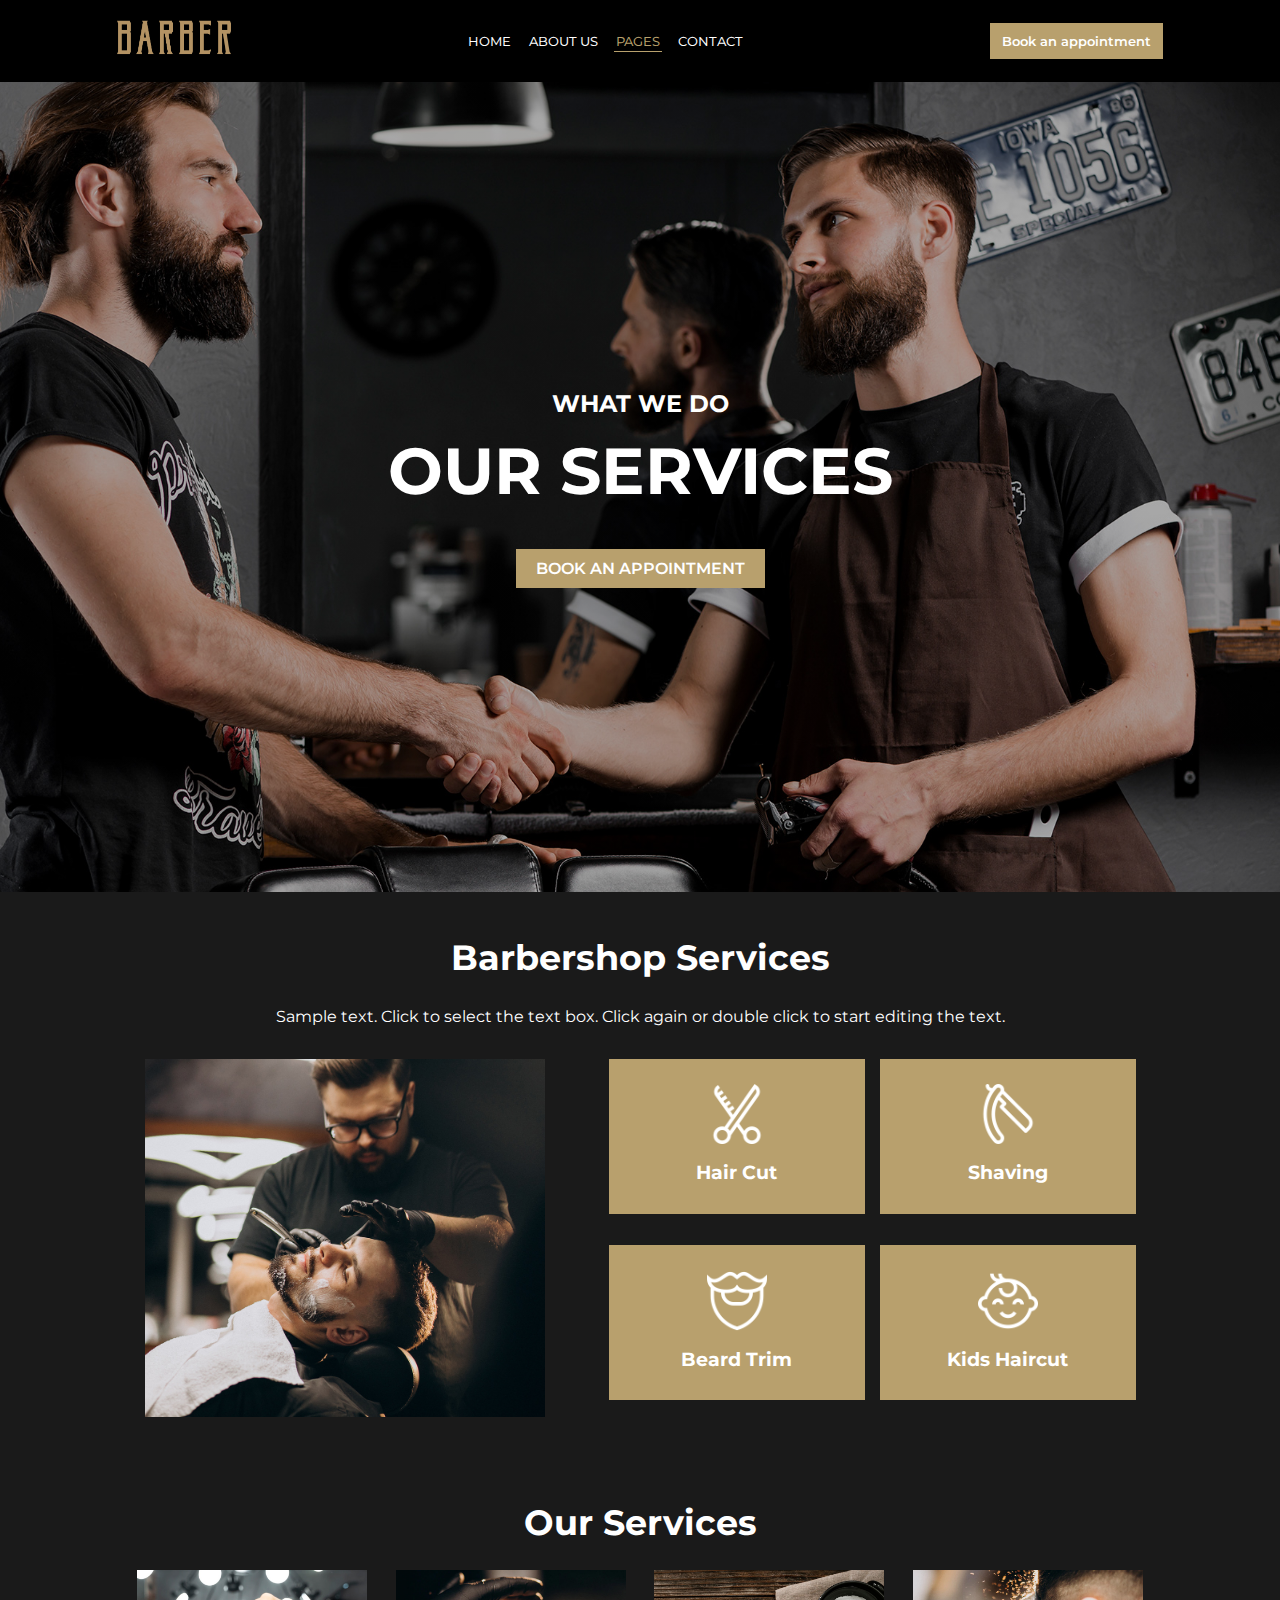
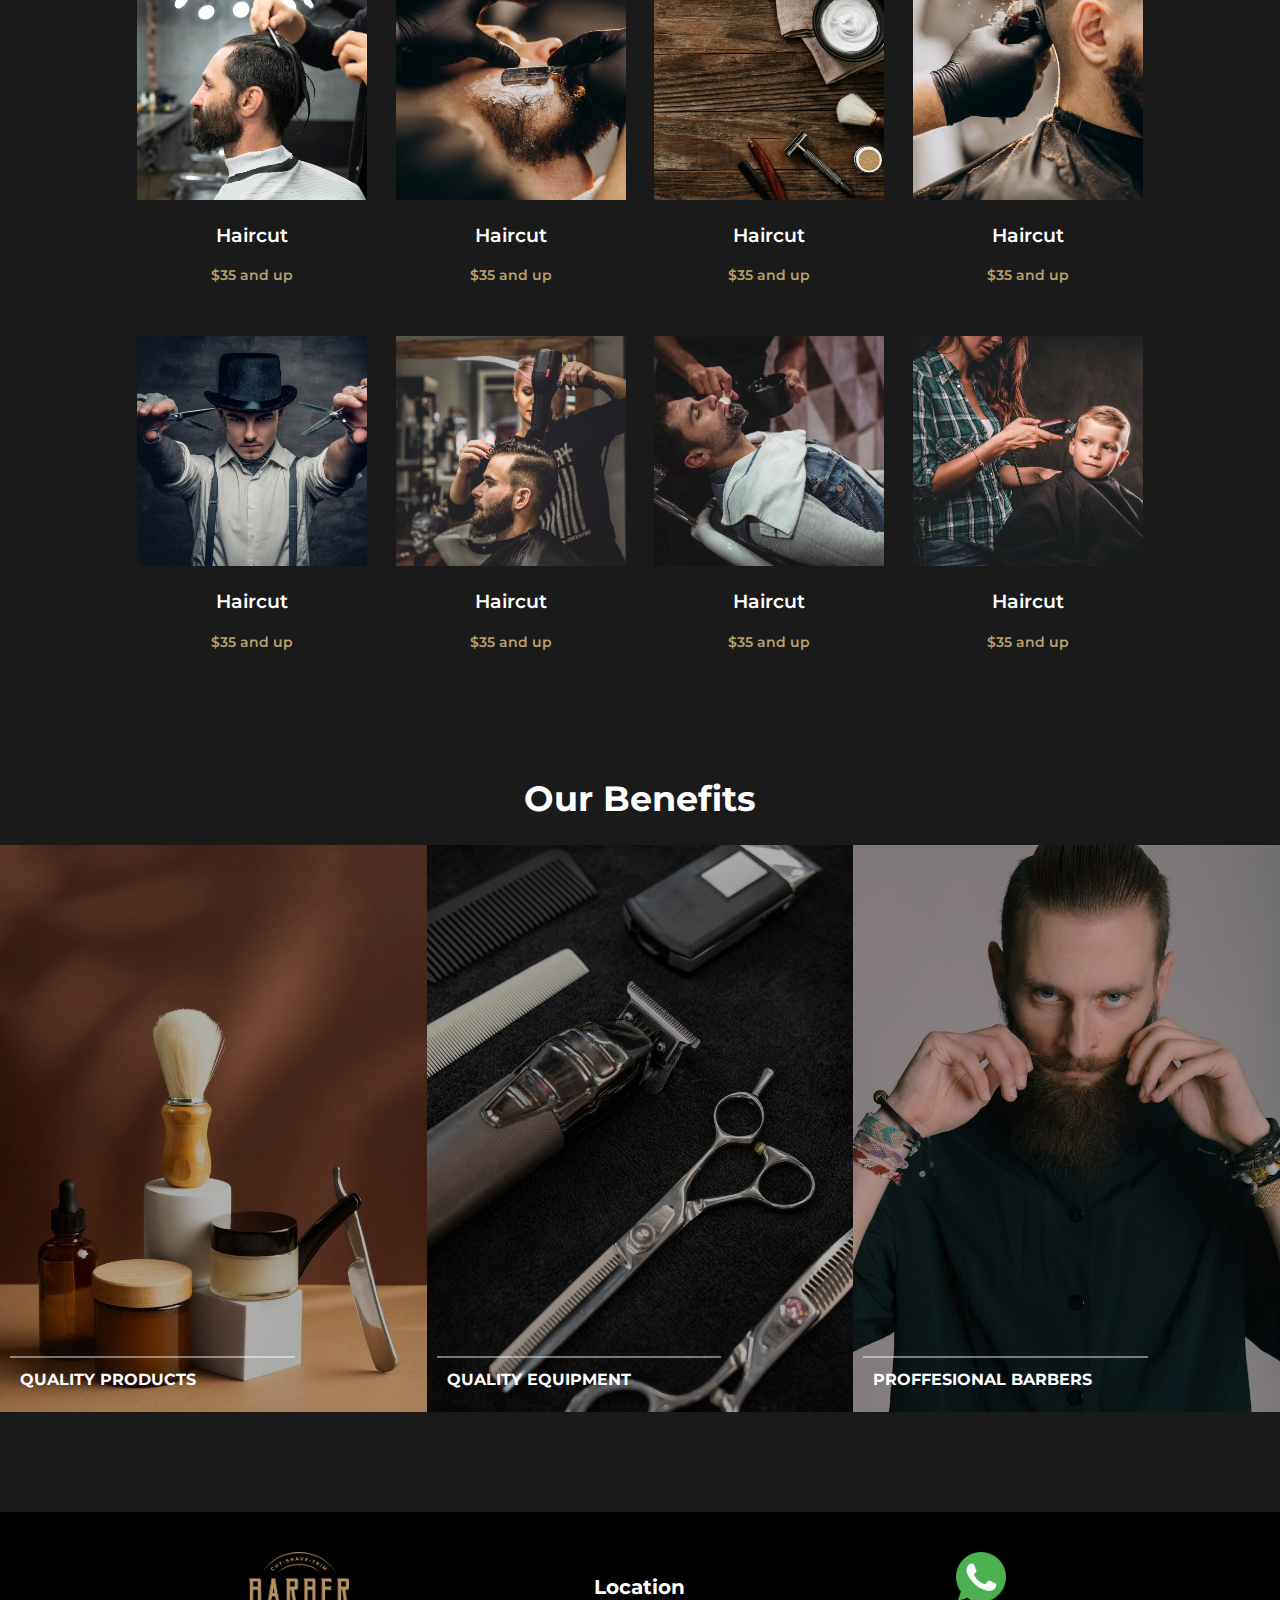
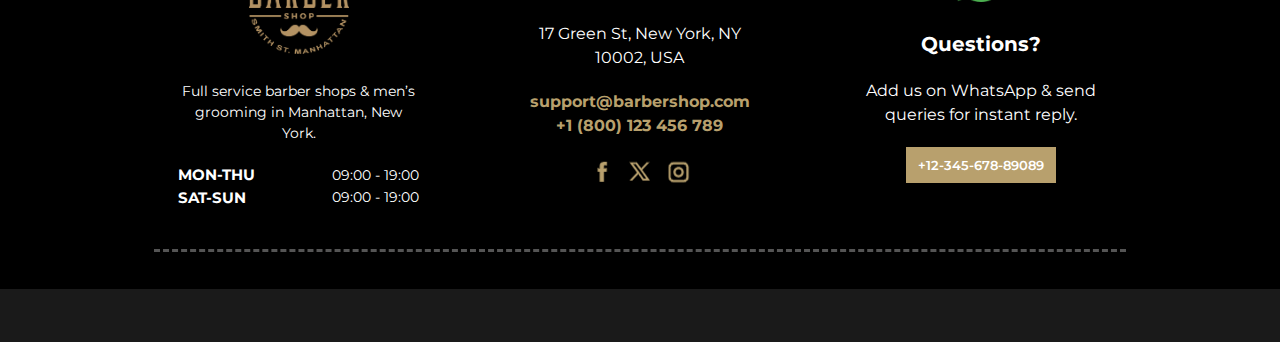
<file: 05.05.25/index.html>
<!DOCTYPE html>
<html>
    <head>
        <link rel="preconnect" href="https://fonts.googleapis.com">
        <link rel="preconnect" href="https://fonts.gstatic.com" crossorigin>
        <link href="https://fonts.googleapis.com/css2?family=Alegreya+Sans+SC:ital,wght@0,100;0,300;0,400;0,500;0,700;0,800;0,900;1,100;1,300;1,400;1,500;1,700;1,800;1,900&family=Antic+Didone&family=Arvo:ital,wght@0,400;0,700;1,400;1,700&family=Montserrat:ital,wght@0,100..900;1,100..900&display=swap" rel="stylesheet">
        <link rel="stylesheet" href="css/style.css">
    </head>
    <body>
        <header>
            <div class="logo">
                <img src="images/logo.png" alt="">
            </div>
            <div class="menu">
                <a href="">HOME</a>
                <a href="">About us</a>
                <a class="active_a" href="">pages</a>
                <a href="">contact</a>
            </div>
            <div class="button">
                <button class="btn">Book an appointment</button>
            </div>
            <div class="burger">
                <img src="images/burger_menu.png" alt="">
            </div>
        </header>
        <section class="section section__intro">
            <div class="content__intro">
                <div class="text_intro">
                    <h2>What we do</h2>
                    <h1>our services</h1>
                </div>
                <div class="button_intro">
                    <button class="btn">book an appointment</button>
                </div>
            </div>
        </section>
        <section class="section section__barber_services">
            <div class="content__barber_services">
                <h1>Barbershop Services</h1>
                <p>Sample text. Click to select the text box. Click again or double click to start editing the text.</p>
                <div class="block_barber_services">
                    <div class="img_barber_services">
                        <img src="images/barber_services/img_serv.jpg" alt="">
                    </div>
                    <div class="cards_barber_services">
                        <div class="card_barber_services">
                            <img src="images/barber_services/hair cut.png" alt="">
                            <h3>Hair Cut</h3>
                        </div>
                        <div class="card_barber_services">
                            <img src="images/barber_services/shaving.png" alt="">
                            <h3>Shaving</h3>
                        </div>
                        <div class="card_barber_services">
                            <img src="images/barber_services/beard trim.png" alt="">
                            <h3>Beard Trim</h3>
                        </div>
                        <div class="card_barber_services">
                            <img src="images/barber_services/kids haircut.png" alt="">
                            <h3>Kids Haircut</h3>
                        </div>
                    </div>
                </div>
            </div>
        </section>
        <section class="section section__our_services">
            <div class="content__our_services">
                <h1>Our Services</h1>
                <div class="cards__our_services">
                    <div class="card_our_services">
                        <img src="images/our_services/1.jpg" alt="">
                        <h3>Haircut</h3>
                        <p>$35 and up</p>
                    </div>
                    <div class="card_our_services">
                        <img src="images/our_services/2.jpg" alt="">
                        <h3>Haircut</h3>
                        <p>$35 and up</p>
                    </div>
                    <div class="card_our_services">
                        <img src="images/our_services/3.jpg" alt="">
                        <h3>Haircut</h3>
                        <p>$35 and up</p>
                    </div>
                    <div class="card_our_services">
                        <img src="images/our_services/4.jpg" alt="">
                        <h3>Haircut</h3>
                        <p>$35 and up</p>
                    </div>
                    <div class="card_our_services">
                        <img src="images/our_services/5.jpg" alt="">
                        <h3>Haircut</h3>
                        <p>$35 and up</p>
                    </div>
                    <div class="card_our_services">
                        <img src="images/our_services/6.jpg" alt="">
                        <h3>Haircut</h3>
                        <p>$35 and up</p>
                    </div>
                    <div class="card_our_services">
                        <img src="images/our_services/7.jpg" alt="">
                        <h3>Haircut</h3>
                        <p>$35 and up</p>
                    </div>
                    <div class="card_our_services">
                        <img src="images/our_services/8.jpg" alt="">
                        <h3>Haircut</h3>
                        <p>$35 and up</p>
                    </div>
                </div>
            </div>
        </section>

        <section class="section__benefits">
            <div class="content__benefits">
                <h1>Our Benefits</h1>
                <div class="cards__benefits">
                    <div class="card_benefits card_benefits_1">
                        <h2>quality products</h2>
                    </div>
                    <div class="card_benefits card_benefits_2">
                        <h2>quality equipment</h2>
                    </div>
                    <div class="card_benefits card_benefits_3">
                        <h2>proffesional barbers</h2>
                    </div>
                </div>
            </div>
        </section>

        <section class="section__footer">
            <div class="content__footer">
                <div class="block_scheldue">
                    <img src="images/footer/barber_logo.png" alt="">
                    <p>Full service barber shops & men’s grooming in Manhattan, New York.</p>
                    <ul>
                        <li>
                            <h3>MON-THU</h3>
                            <p>09:00 - 19:00</p>
                        </li>
                        <li>
                            <h3>SAT-SUN</h3>
                            <p>09:00 - 19:00</p>
                        </li>
                    </ul>
                </div>
                <div class="block_location">
                    <h2>Location</h2>
                    <p>17 Green St, New York,
                        NY 10002, USA</p>
                    <a href="">support@barbershop.com</a>
                    <br>
                    <a href="">+1 (800) 123 456 789</a>
                    <div class="location__block">
                        <img src="images/footer/logo_1.PNG" alt="">
                        <img src="images/footer/logo_2.PNG" alt="">
                        <img src="images/footer/logo_3.PNG" alt="">
                    </div>
                </div>
                <div class="block_questions">
                    <img src="images/footer/watsapp.png" alt="">
                    <h2>Questions?</h2>
                    <p>Add us on WhatsApp & send queries for instant reply.</p>
                    <button class="btn">+12-345-678-89089</button>
                </div>
                
            </div>
            <div class="line_footer"></div>
        </section>
    </body>
</html>
</file>
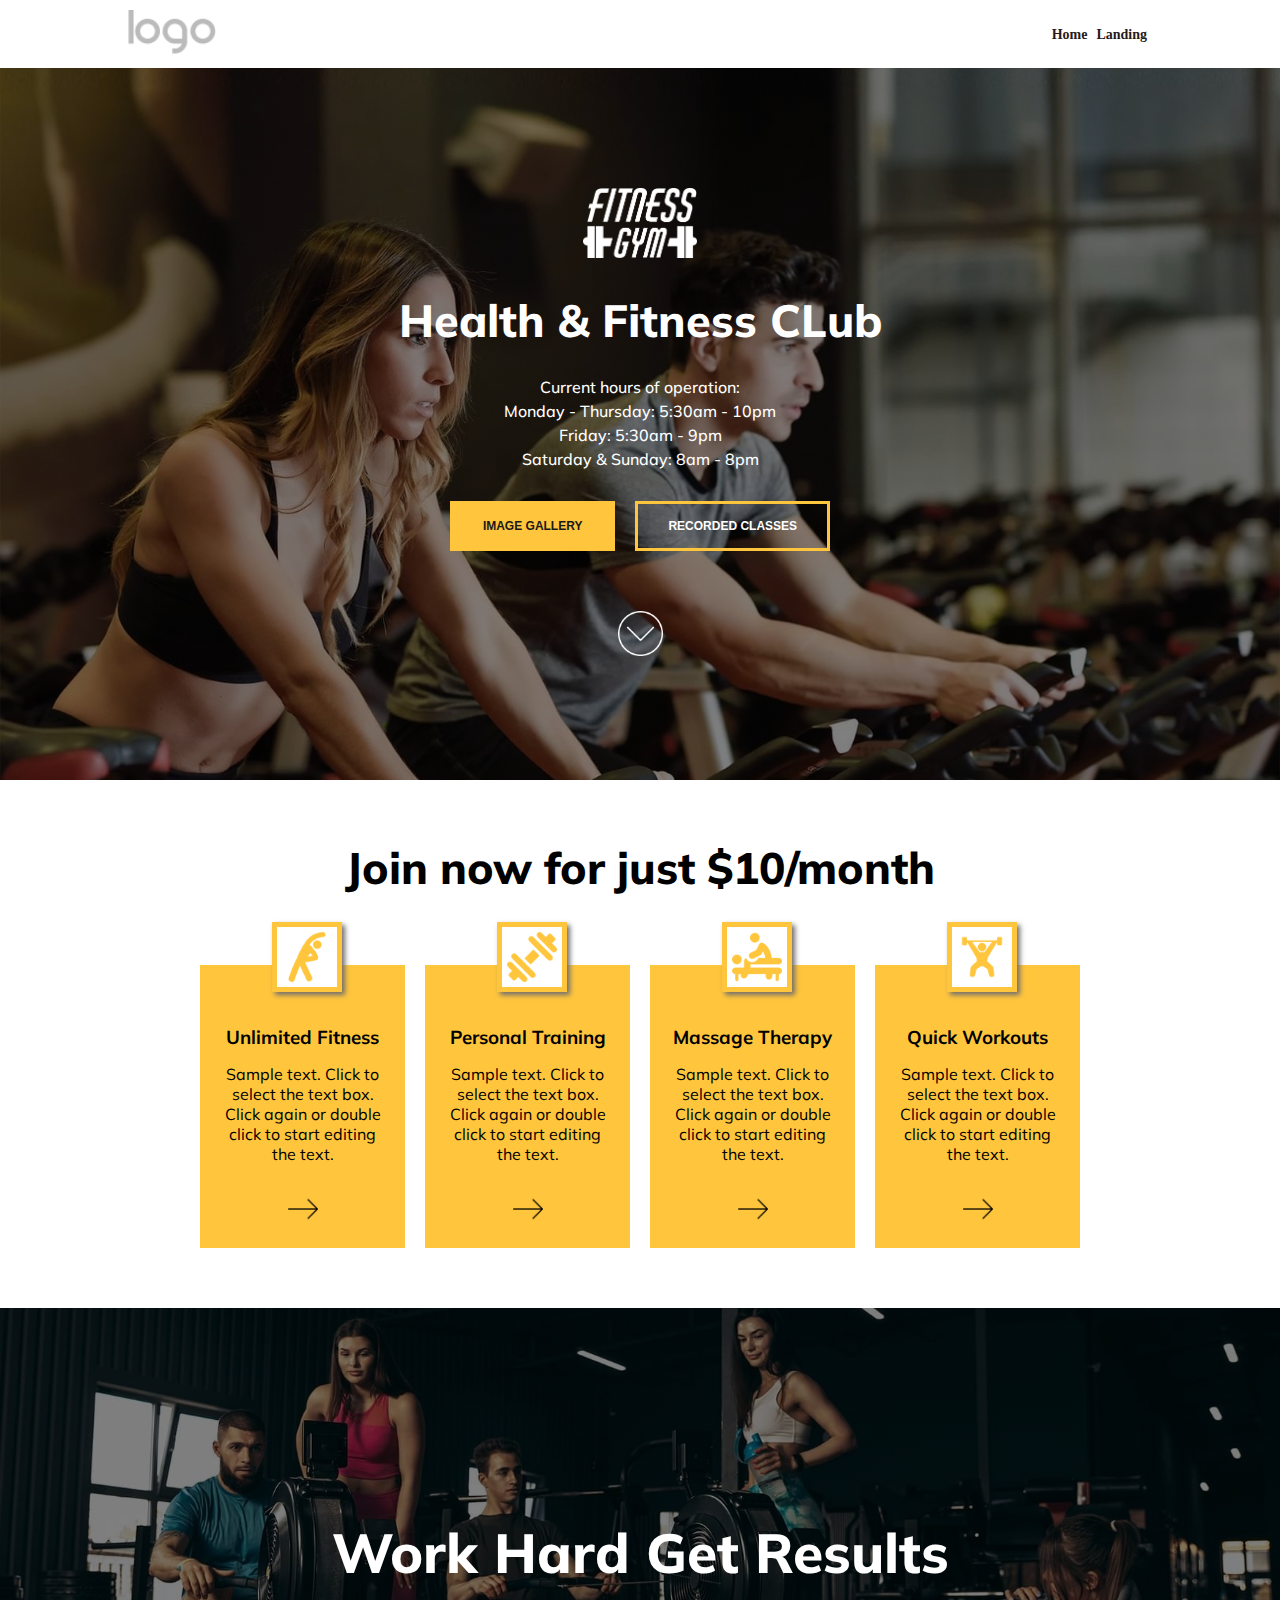
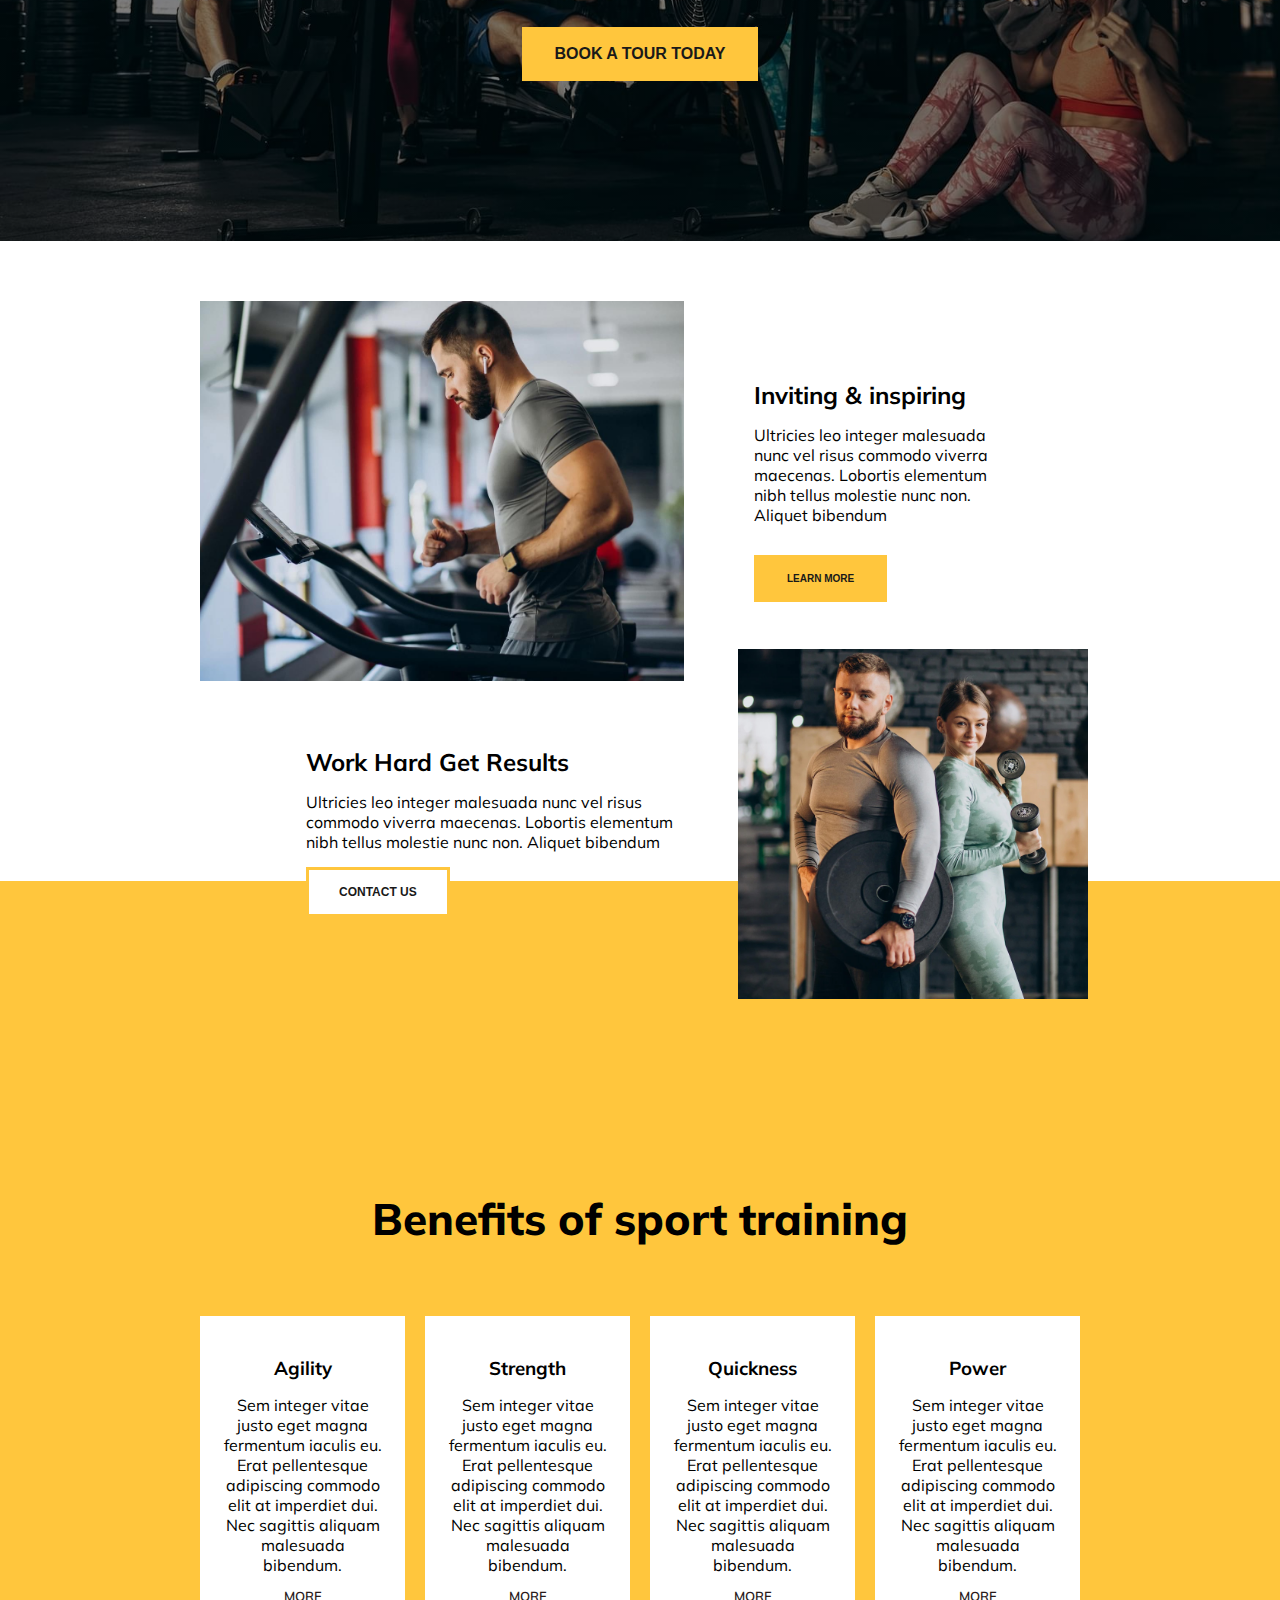
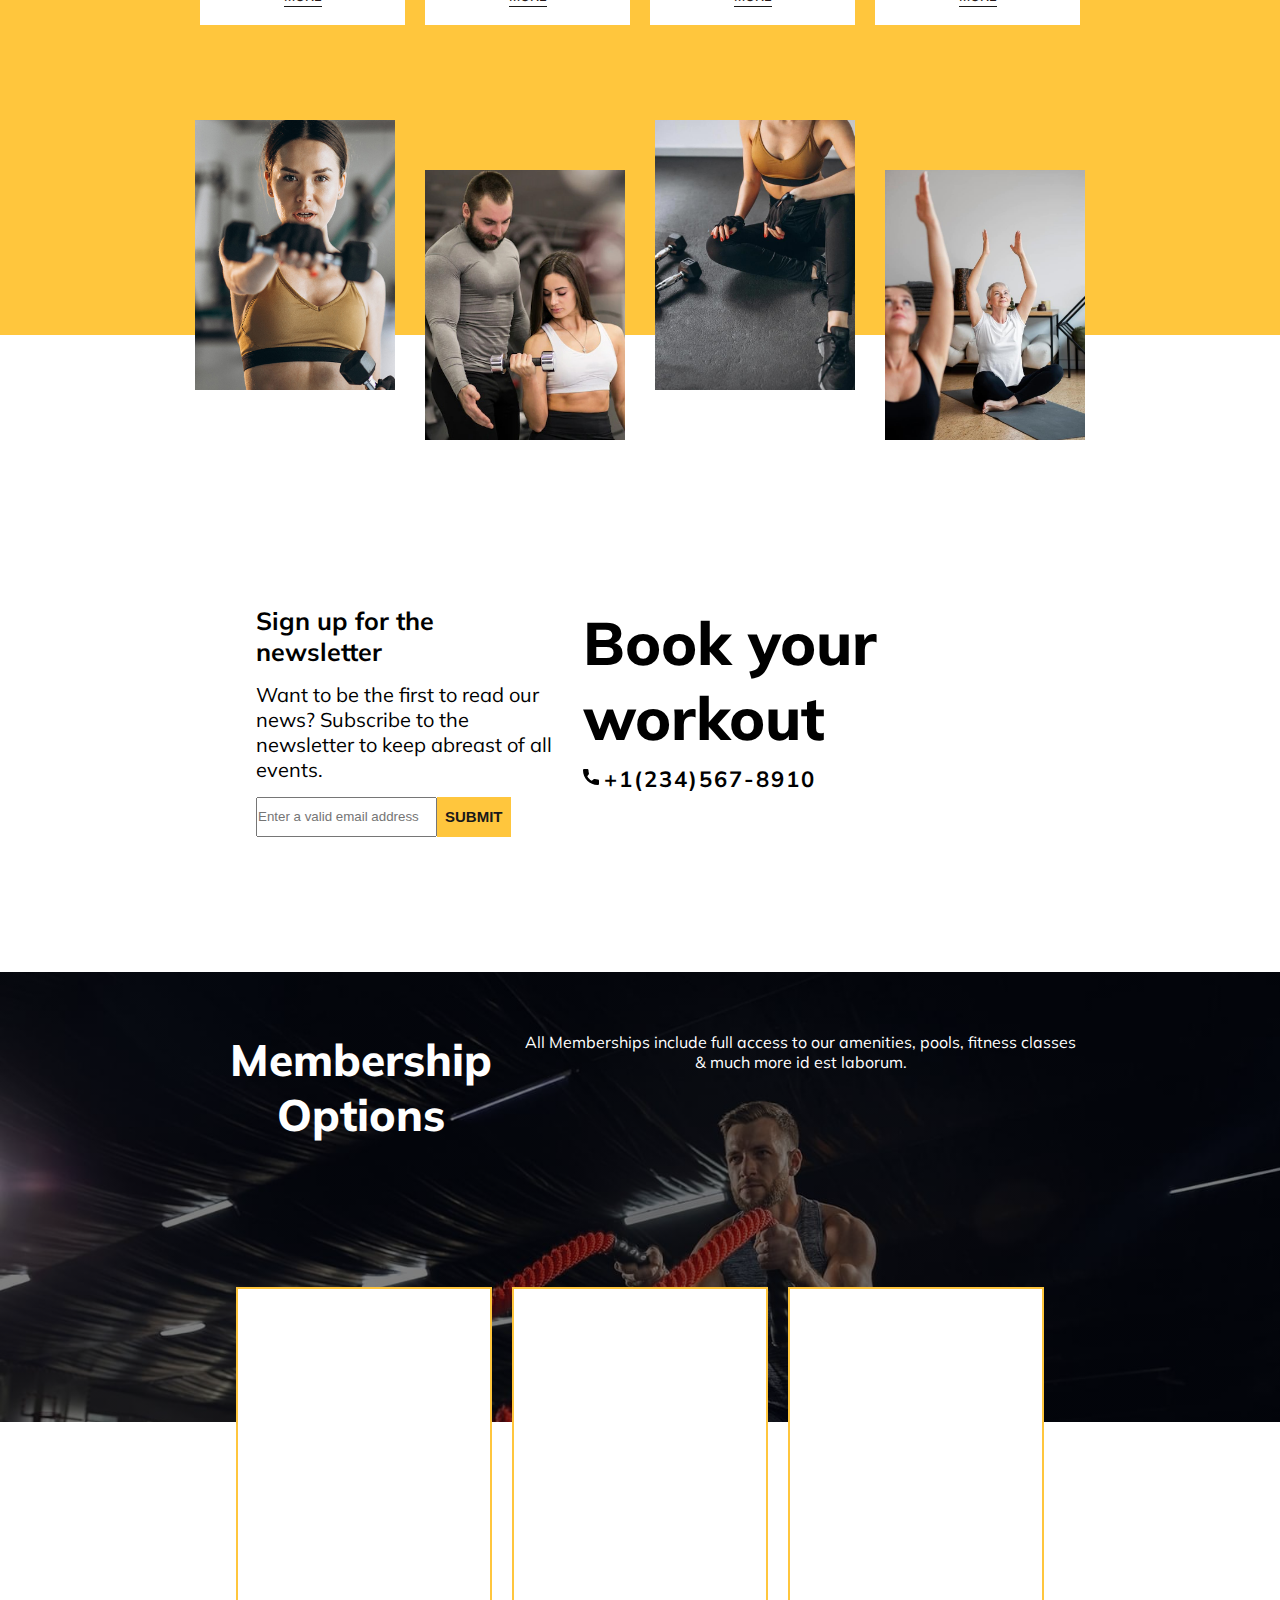
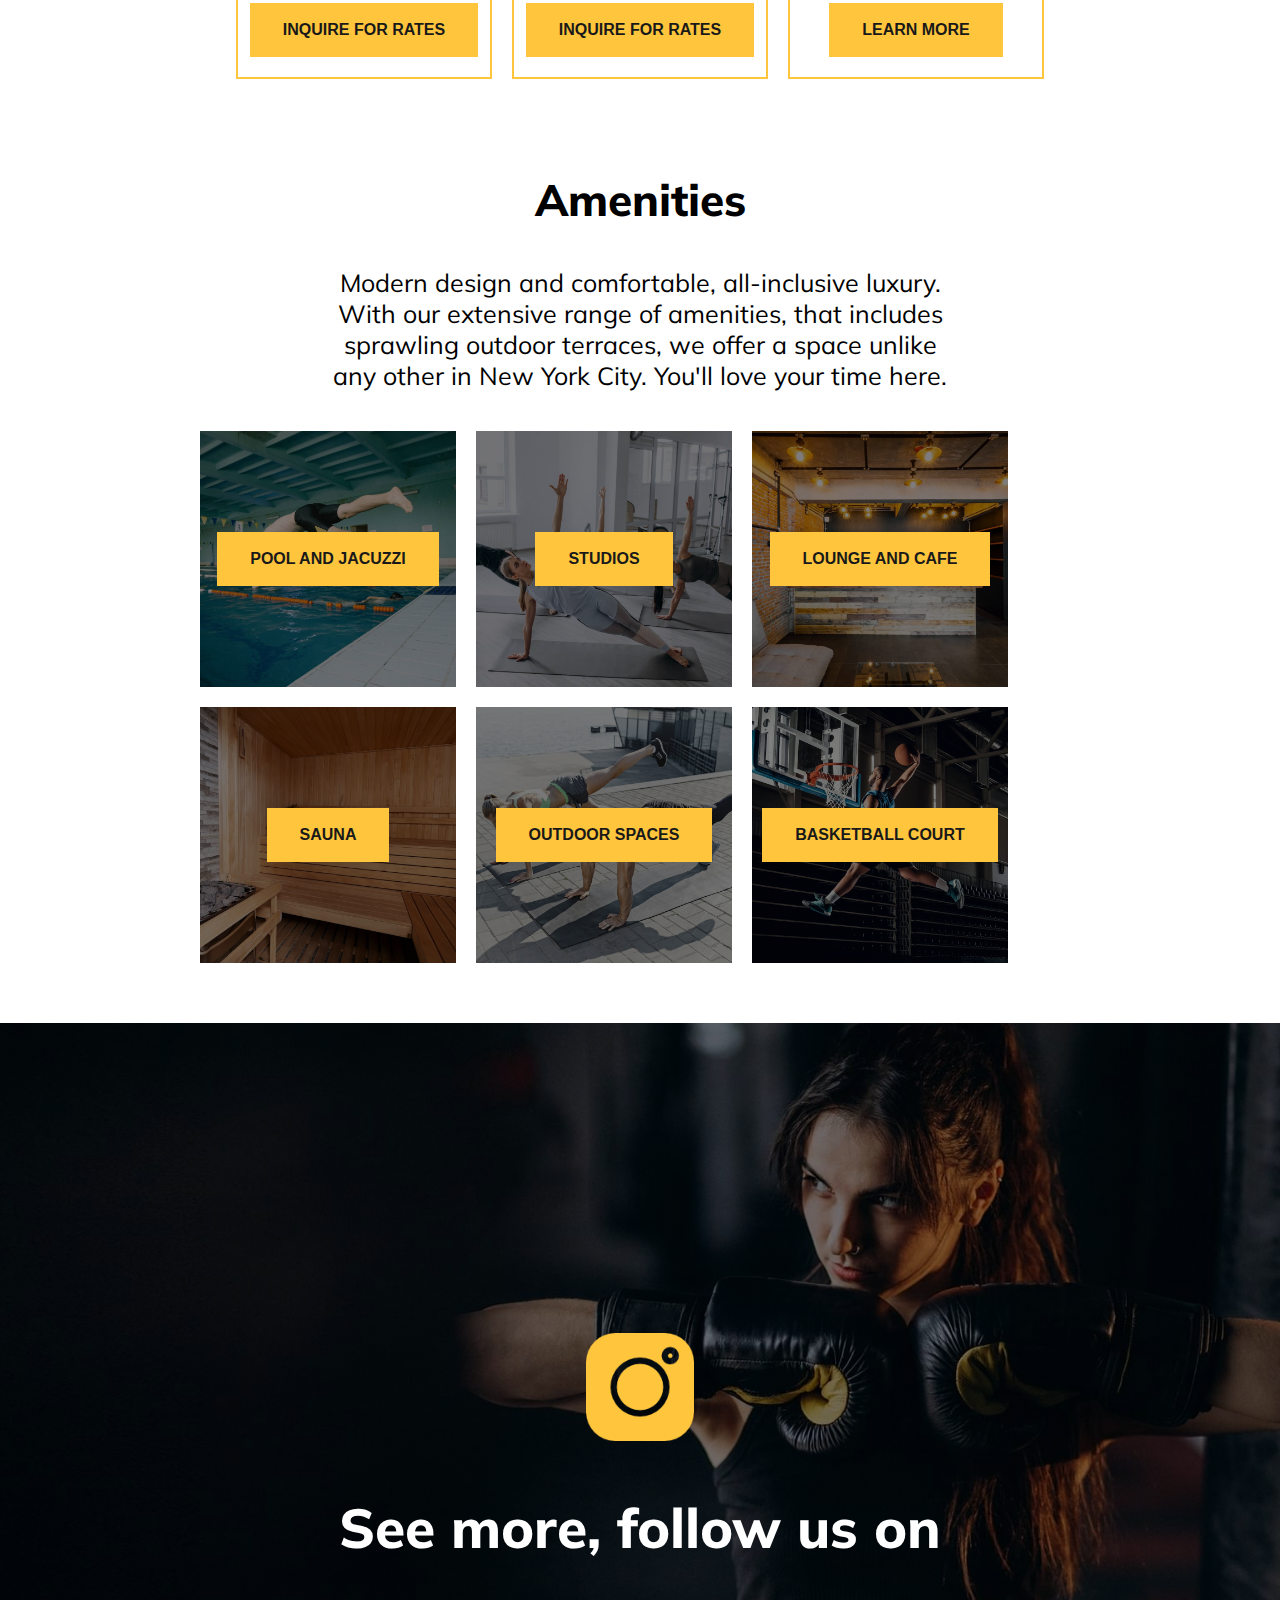
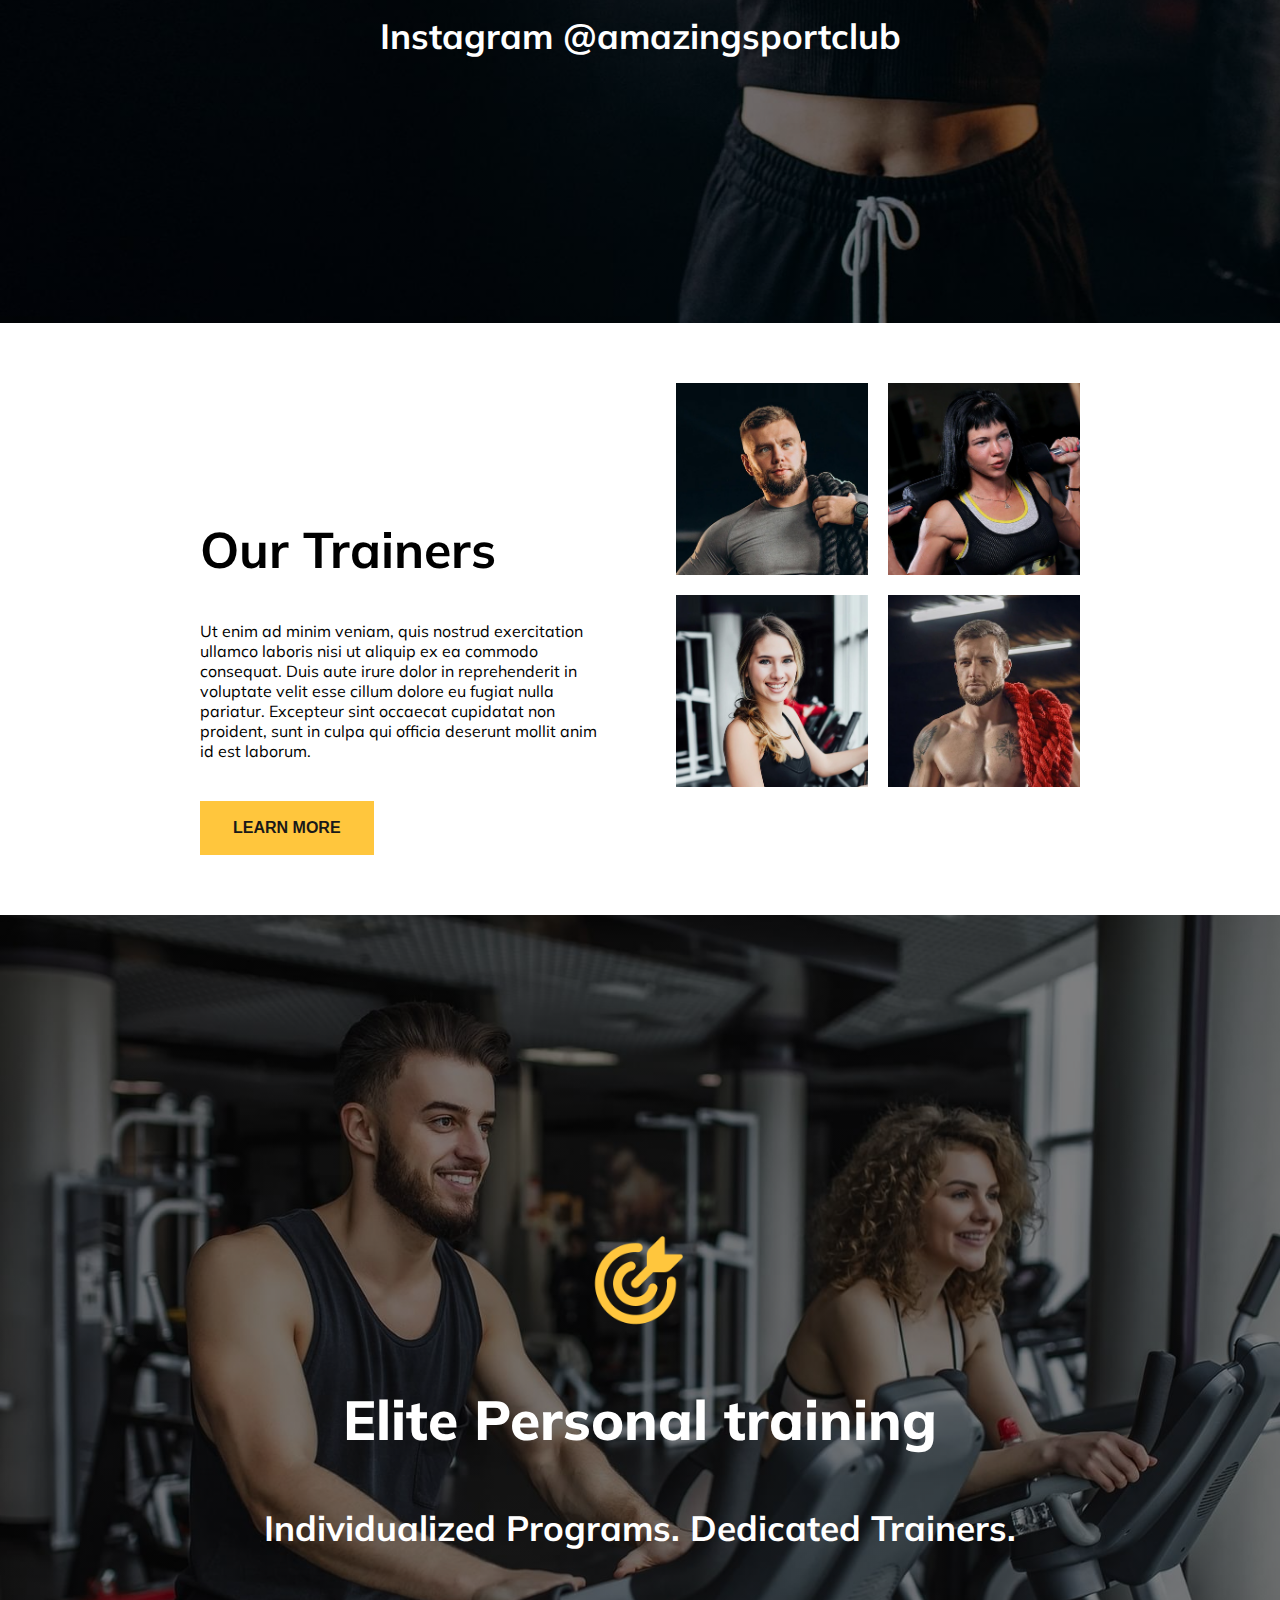
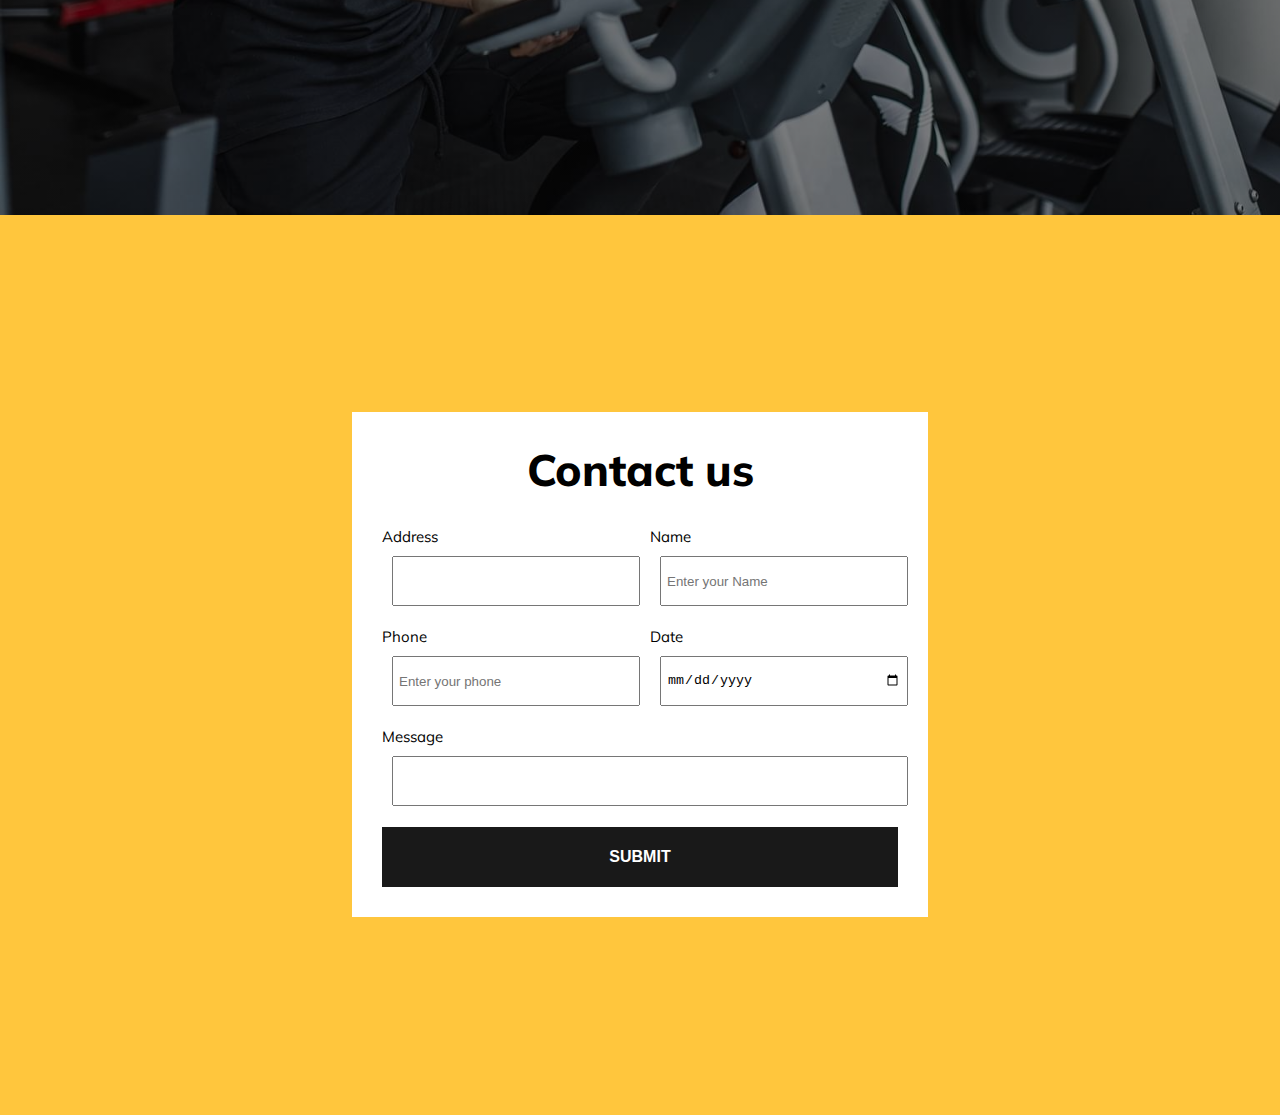
<file: 3/index.html>
<!DOCTYPE html>
<html>
    <head>
        <meta charset="utf-8">
        <meta name="viewport" content="width=device-width">
        <link rel="stylesheet" href="style.css">
        <link rel="preconnect" href="https://fonts.googleapis.com">
        <link rel="preconnect" href="https://fonts.gstatic.com" crossorigin>
        <link href="https://fonts.googleapis.com/css2?family=Mulish:ital,wght@0,200..1000;1,200..1000&display=swap" rel="stylesheet">
    </head>
    <body>
        <header>
            <div class="header__logo">
                <img src="images/default-logo.png" alt="">
            </div>
            <div class="header__menu">
                <a class="link" href="">Home</a>
                <a class="link" href="">Landing</a>
            </div>
        </header>
        <section class="section--intro">
            <div class="container">
                <div class="intro__logo">
                    <img class="fintess_img" src="images/1_intro/fitness_png.png" alt="">
                </div>
                <div class="intro__text">
                    <h1>Health & Fitness CLub</h1>
                    <p>Current hours of operation:</p>
                    <p>Monday - Thursday: 5:30am - 10pm</p>
                    <p>Friday: 5:30am - 9pm</p>
                    <p>Saturday & Sunday: 8am - 8pm</p>
                </div>
                <div class="intro__btns">
                    <button class="intro__btn btn-yellow">image gallery</button>
                    <button class="intro__btn btn-op-white">recorded classes</button>
                </div>
                <span class="svg--arrow"
                 data-href="/#sec-c3e7" data-animation-name="customAnimationIn" 
                 data-animation-duration="1500" data-animation-delay="750" >
                 <img src="[data-uri]" alt="">
                </span>
                
            </div>
        </section>

        <section class="section--joinow">
            <div class="container">
                <h1>Join now for just $10/month</h1>
                <div class="join--cards">
                    <div class="join--card">
                        <div class="header--join">
                            <img src="images/join-us/1.png" alt="" class="header--join--img">
                        </div>
                        <h3>Unlimited Fitness</h3>
                        <p>Sample text. Click to select the text box. Click again or double click to start editing the text.</p>
                        <img src="images/join-us/arrow.png" alt="" class="join--arrow">
                    </div>
                    <div class="join--card">
                        <div class="header--join">
                            <img src="images/join-us/2.png" alt="" class="header--join--img">
                        </div>
                        <h3>Personal Training</h3>
                        <p>Sample text. Click to select the text box. Click again or double click to start editing the text.</p>
                        <img src="images/join-us/arrow.png" alt="" class="join--arrow">
                    </div>
                    <div class="join--card">
                        <div class="header--join">
                            <img src="images/join-us/3.png" alt="" class="header--join--card">
                        </div>
                       
                        <h3>Massage Therapy</h3>
                        <p>Sample text. Click to select the text box. Click again or double click to start editing the text.</p>
                        <img src="images/join-us/arrow.png" alt="" class="join--arrow">
                    </div>
                    <div class="join--card">
                        <div class="header--join">
                            <img src="images/join-us/4.png" alt="" class="header--join--card">
                        </div>
                        <h3>Quick Workouts</h3>
                        <p>Sample text. Click to select the text box. Click again or double click to start editing the text.</p>
                        <img src="images/join-us/arrow.png" alt="" class="join--arrow">
                    </div>
                </div>
            </div>
        </section>

        <section class="section--work_hard">
            <div class="container--work_hard">
                <h1 class="h1--outdoor">Work Hard Get Results</h1>
                <button class="intro__btn btn-yellow work-btn">Book a tour today</button>
            </div>
        </section>

        <section class="section--inv_ins">
            <div class="container--inv_ins">
                <img src="images/3_inv_insp_lrnmore/inviting_inspiring.jpg" alt="">
                <div class="inv_ins--text">
                    <h2>Inviting & inspiring</h2>
                    <p>Ultricies leo integer malesuada nunc vel risus commodo viverra maecenas. Lobortis elementum nibh tellus molestie nunc non. Aliquet bibendum</p>
                    <button class="intro__btn btn-yellow">Learn more</button>
                </div>
            </div>
            
        </section>

        <section class="section--benefits">
            <div class="work_hard_block">
                <div class="work_hard--text">
                    <h2>Work Hard Get Results</h2>
                    <p>Ultricies leo integer malesuada nunc vel risus commodo viverra maecenas. Lobortis elementum nibh tellus molestie nunc non. Aliquet bibendum</p>
                    <button class="intro__btn btn-yellow">Contact us</button>
                </div>
                <div class="work_hard--img">
                    <img src="images/4_contact_us_whard_gres/contact_us.jpg" alt="">
                </div>
            </div>
            <div class="container--benefits">
                <h1>Benefits of sport training</h1>
                <div class="join--cards">
                    <div class="join--card card--ben">
                        <h3> Agility</h3>
                        <p>Sem integer vitae justo eget magna fermentum iaculis eu. Erat pellentesque adipiscing commodo elit at imperdiet dui. Nec sagittis aliquam malesuada bibendum.</p>
                        <a class="link--ben"  href="">MORE</a>
                    </div>
                    <div class="join--card card--ben">
                        
                        <h3>Strength</h3>
                        <p>Sem integer vitae justo eget magna fermentum iaculis eu. Erat pellentesque adipiscing commodo elit at imperdiet dui. Nec sagittis aliquam malesuada bibendum.</p>
                        <a class="link--ben"  href="">MORE</a>
                        
                    </div>
                    <div class="join--card card--ben">
                        
                        <h3>Quickness</h3>
                        <p>Sem integer vitae justo eget magna fermentum iaculis eu. Erat pellentesque adipiscing commodo elit at imperdiet dui. Nec sagittis aliquam malesuada bibendum.</p>
                        <a class="link--ben" href="">MORE</a>
                    </div>
                    <div class="join--card card--ben">
                        <h3>Power</h3>
                        <p>Sem integer vitae justo eget magna fermentum iaculis eu. Erat pellentesque adipiscing commodo elit at imperdiet dui. Nec sagittis aliquam malesuada bibendum.</p>
                        <a class="link--ben"  href="">MORE</a>
                    </div>
                </div>
            </div>

            <div class="ben--imgs">
                <img src="images/5_benefits/1.jpg" alt="" class="ben--img">
                <img src="images/5_benefits/2.jpg" alt="" class="ben--img ben--img-down">
                <img src="images/5_benefits/3.jpg" alt="" class="ben--img">
                <img src="images/5_benefits/4.jpg" alt="" class="ben--img ben--img-down">
            </div>
        </section>

        <section class="section--signUp">
            <div class="container--signUp">
                <div class="block--signUp">
                    <h2>Sign up for the newsletter</h2>
                    <p>Want to be the first to read our news? Subscribe to the newsletter to keep abreast of all events.</p>
                    <div class="inp--signUp">
                        <input type="text" class="inp--sub" placeholder="Enter a valid email address">
                        <button class="btn-yellow btn--sub">SUBMIT</button>
                    </div>
                </div>
                <div class="block--bookWorkout">
                    <h1 class="large--text">Book your workout</h1>
                    <div class="tel">
                        <span class="tel-svg">
                            <svg class="u-svg-content" viewBox="0 0 405.333 405.333" x="0px" y="0px" style="width: 1em; height: 1em;">
                                <path 
                                    d="M373.333,266.88c-25.003,0-49.493-3.904-72.704-11.563c-11.328-3.904-24.192-0.896-31.637,6.699l-46.016,34.752    c-52.8-28.181-86.592-61.952-114.389-114.368l33.813-44.928c8.512-8.512,11.563-20.971,7.915-32.64    C142.592,81.472,138.667,56.96,138.667,32c0-17.643-14.357-32-32-32H32C14.357,0,0,14.357,0,32    c0,205.845,167.488,373.333,373.333,373.333c17.643,0,32-14.357,32-32V298.88C405.333,281.237,390.976,266.88,373.333,266.88z">
                                </path>
                            </svg>
                        </span>
                        <p>+1(234)567-8910</p>
                    </div>
                </div>
            </div>
        </section>
    
        <section class="section--mem_options">
            <h1>Membership Options</h1>
            <p>All Memberships include full access to our amenities, pools, fitness classes & much more id est laborum.</p>
            <div class="container--mem_options_cards">
                <div class="opt_card">
                    <h2>Health</h2>
                    <p>Unlimited Classes</p>
                    <p>Daily Locker</p>
                    <p>Fitness Evaluation</p>
                    <p>Guest Passes</p>
                    <p>1 PT Sessionure</p>
                    <button class="intro__btn btn-yellow work-btn opt-btn">Inquire for rates</button>
                </div>
                <div class="opt_card">
                    <h2>Health Plus</h2>
                    <p>Health's Features +</p>
                    <p>Laundry Service</p>
                    <p>Overnight Locker</p>
                    <p>Guest Passes</p>
                    <p>3 PT Sessions</p>
                    <button class="intro__btn btn-yellow work-btn opt-btn">Inquire for rates</button>
                </div>
                <div class="opt_card">
                    <h2>Other</h2>
                    <p>Corporate</p>
                    <p>Neighborhood</p>
                    <p>Student</p>
                    <p>Guest Passes</p>
                    <p>Spousal</p>
                    <button class="intro__btn btn-yellow work-btn opt-btn">Learn more</button>
                </div>
            </div>
        </section>
        <section class="section--amenities">
            <h1>Amenities</h1>
            <p>
                Modern design and comfortable, all-inclusive luxury. With our extensive range of amenities, that includes sprawling outdoor terraces, 
                we offer a space unlike any other in New York City. You'll love your time here.
            </p>
            <div class="block--amenities">
                <div class="amen--card amen--card--1">
                    <button class="intro__btn btn-yellow work-btn">Pool and Jacuzzi</button>
                </div>
                <div class="amen--card amen--card--2">
                    <button class="intro__btn btn-yellow work-btn">Studios</button>
                </div>

                <div class="amen--card amen--card--3">
                    <button class="intro__btn btn-yellow work-btn">lounge and cafe</button>
                </div>

                <div class="amen--card amen--card--4">
                    <button class="intro__btn btn-yellow work-btn">Sauna</button>
                </div>

                <div class="amen--card amen--card--5">
                    <button class="intro__btn btn-yellow work-btn">outdoor spaces</button>
                </div>

                <div class="amen--card amen--card--6">
                    <button class="intro__btn btn-yellow work-btn">Basketball court</button>
                </div>
            </div>
        </section>

        <section class="section--followUs">
            <div class="container--work_hard">
                <span class="follow-svg" data-animation-name="customAnimationIn" data-animation-duration="1500" data-animation-delay="500" style="will-change: transform, opacity; animation-duration: 1500ms;"><img src="[data-uri]" alt="">
                </span>
                <h1>See more, follow us on</h1>
                <p>Instagram <span class="link--email">@amazingsportclub</span></p>
            </div>
            
        </section>

        <section class="section--our_trainers">
            <div class="block--our_trainers--text">
                <h2>Our Trainers</h2>
                <p>Ut enim ad minim veniam, quis nostrud exercitation ullamco laboris nisi ut aliquip ex 
                    ea commodo consequat. Duis aute irure dolor in reprehenderit in voluptate velit esse cillum dolore 
                    eu fugiat nulla pariatur. Excepteur sint occaecat cupidatat non proident, sunt in culpa qui officia deserunt mollit anim id est laborum.
                </p>
                <button class="btn-yellow work-btn intro__btn">Learn more</button>
            </div>
            <div class="our_trainers--picts">
                <div class="trainer__pict">
                    <img src="images/9_our_trainers/1.jpg" alt="">
                </div>
                <div class="trainer__pict">
                    <img src="images/9_our_trainers/2.jpg" alt="">
                </div>
                <div class="trainer__pict">
                    <img src="images/9_our_trainers/3.jpg" alt="">
                </div>
                <div class="trainer__pict">
                    <img src="images/9_our_trainers/4.jpg" alt="">
                </div>
            </div>
        </section>
        <section class="section--personal_training">
            <div class="container--work_hard">
                <span class="follow-svg" data-animation-name="customAnimationIn" data-animation-duration="1500" data-animation-delay="500" style="will-change: transform, opacity; animation-duration: 1500ms;"><img src="[data-uri]" alt="">
                </span>
                <h1>Elite Personal training</h1>
                <p>Individualized Programs. Dedicated Trainers.</p>
            </div>
        </section>

        <section class="section--contact_us">
            <div class="block--form">
                <h1>Contact us</h1>
                <form action="" class="contact__form">
                    <label class="inp--address">
                        <p>Address</p>
                        <input type="text" name="address" >
                    </label>
                    <label class="inp--name">
                        <p>Name</p>
                        <input type="text"name="name"  placeholder="Enter your Name">
                    </label>
                    <label class="inp--phone">
                        <p>Phone</p>
                        <input type="text" name="phone"  placeholder="Enter your phone">
                    </label>
                    <label class="inp--date">
                        <p>Date</p>
                        <input type="date" name="date" >
                    </label>
                    <label class="inp--message">
                        <p>Message</p>
                        <input type="text" name="message" >
                    </label>
                    <button class="submit work-btn intro__btn">Submit</button>
                </form>
            </div>
        </section>
    </body>
</html>
</file>
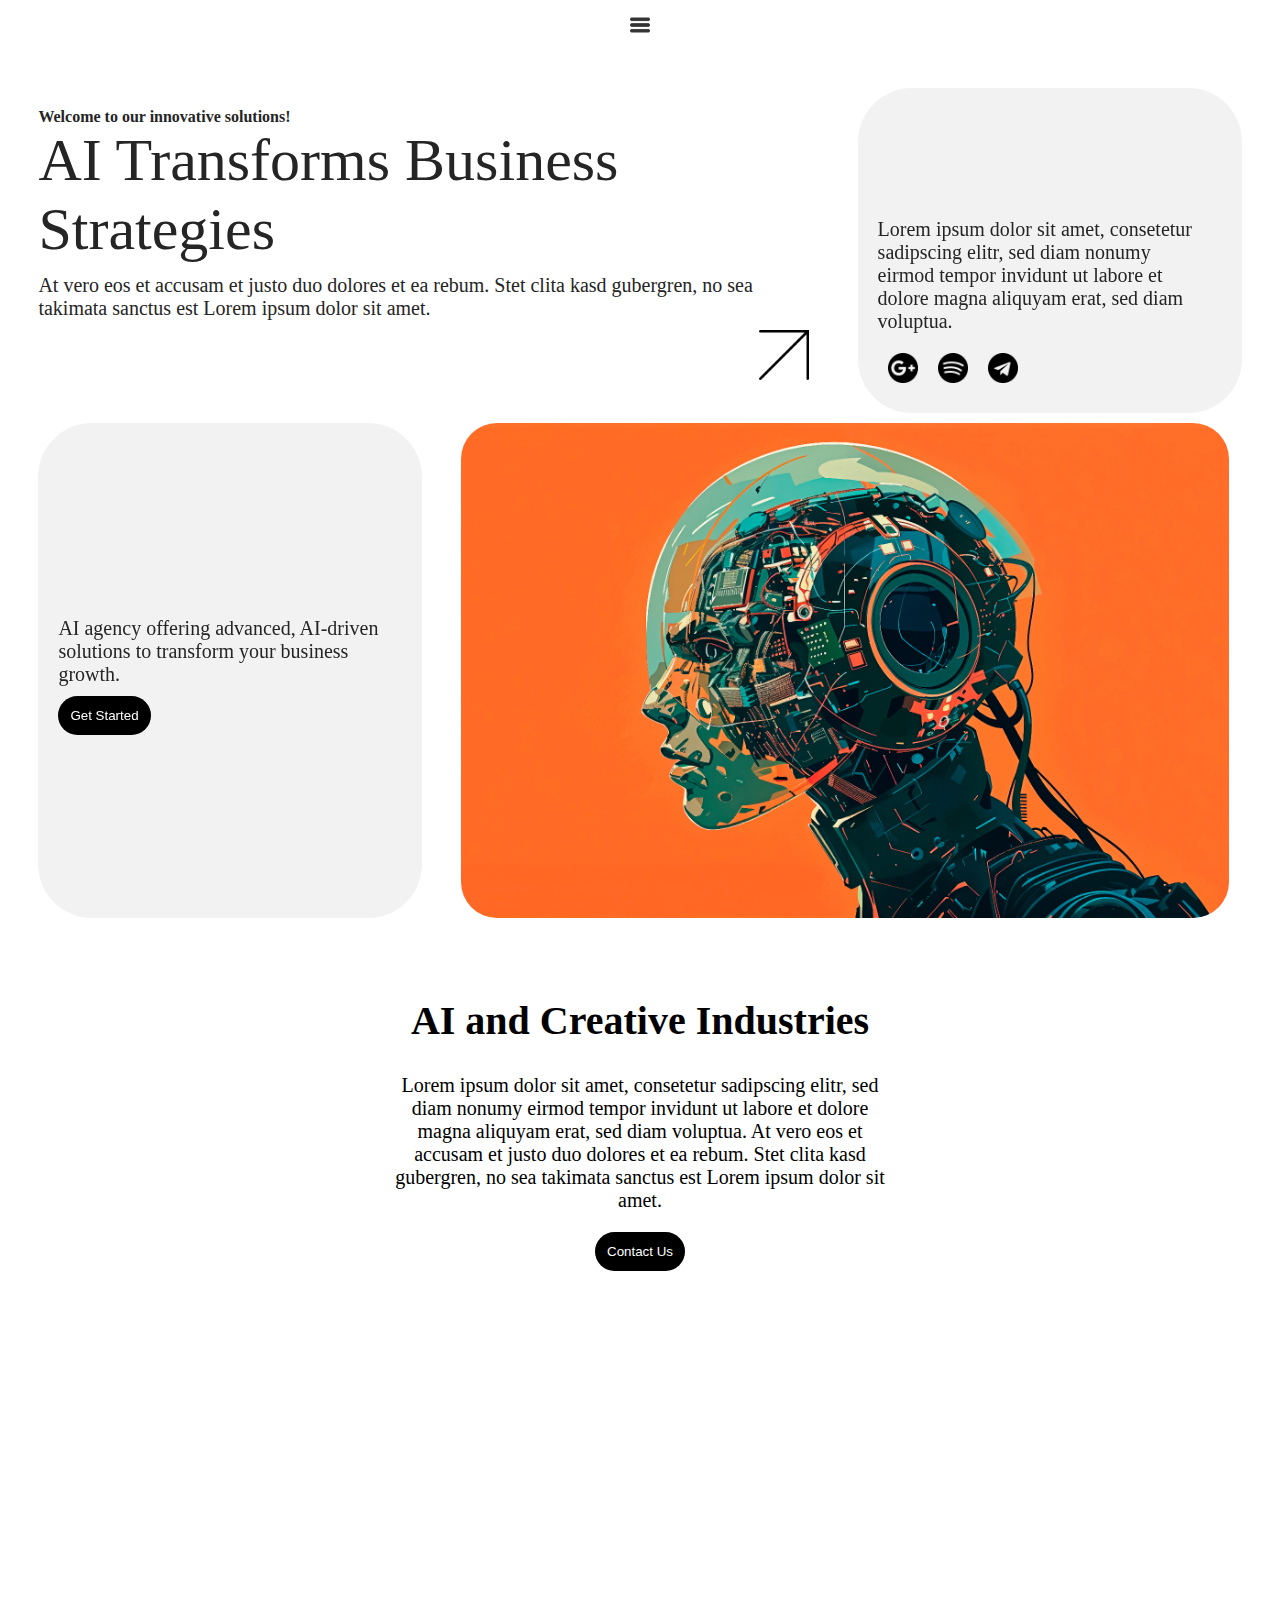
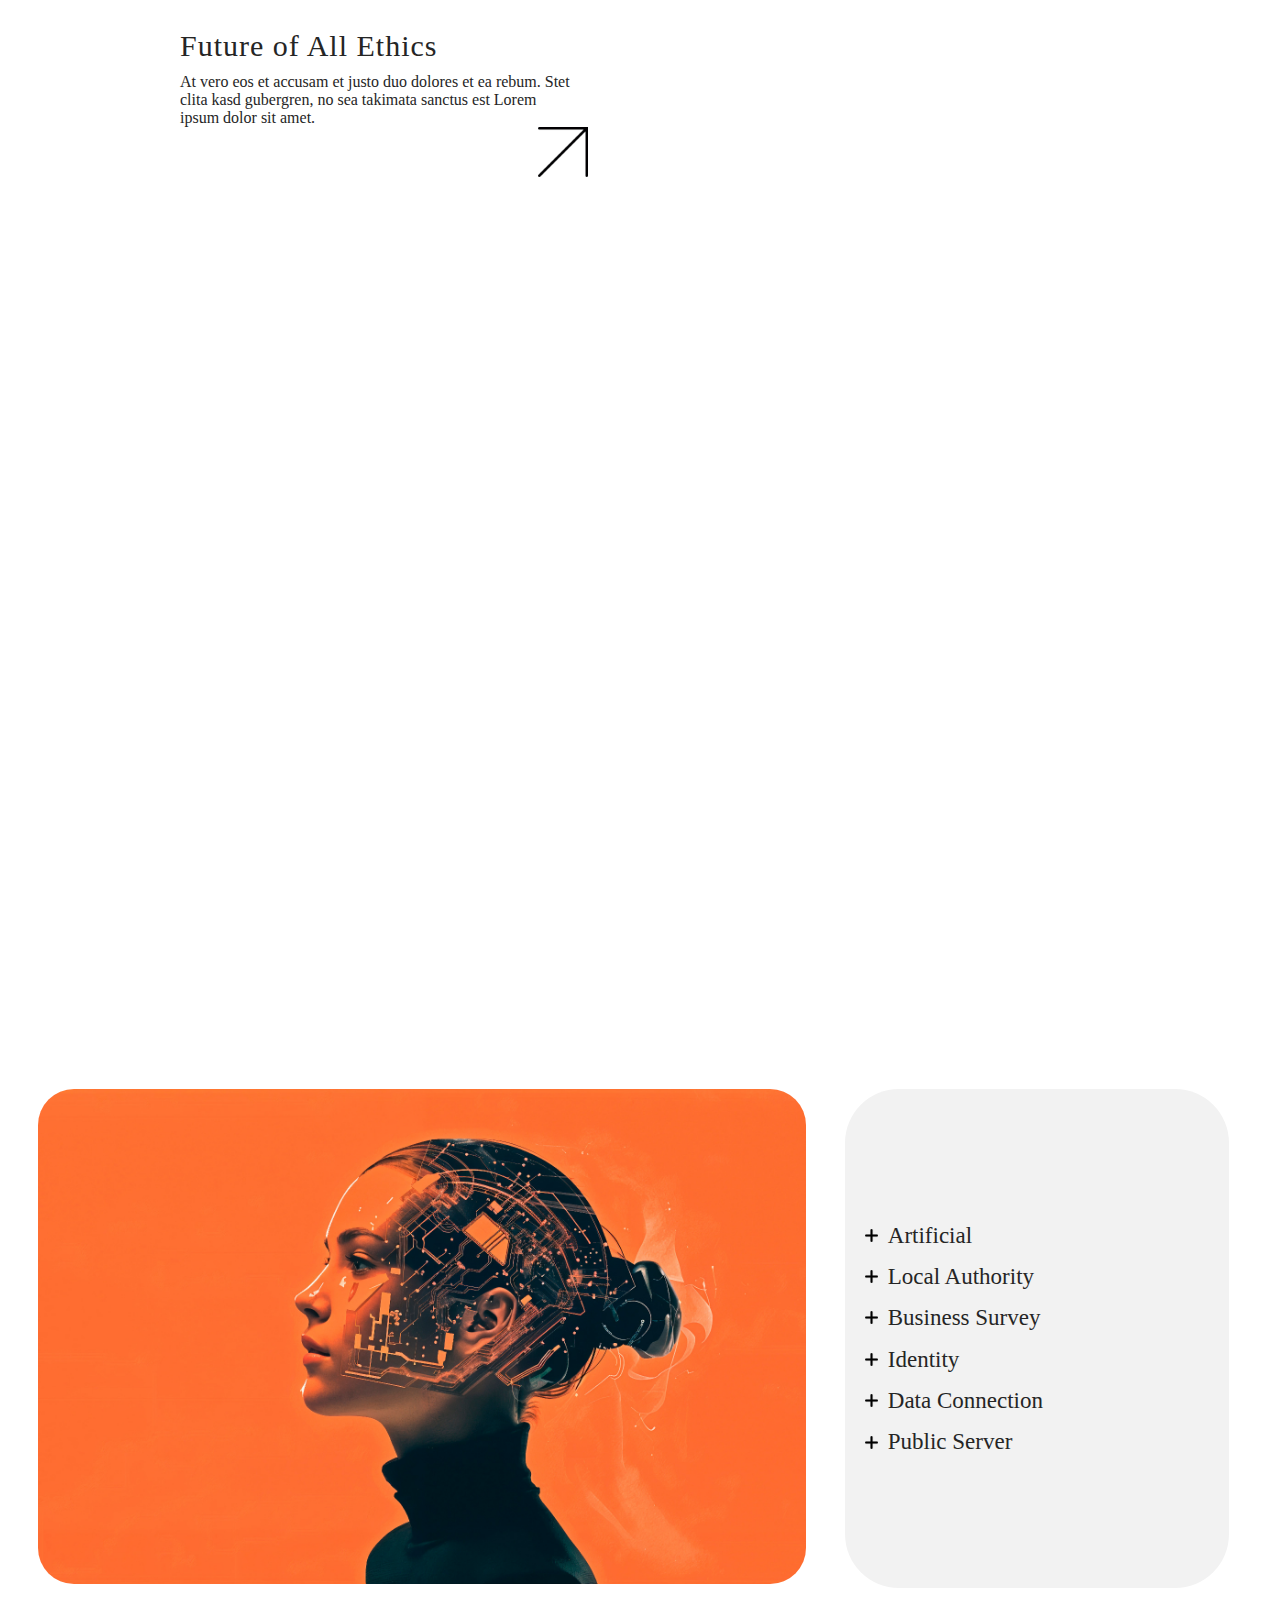
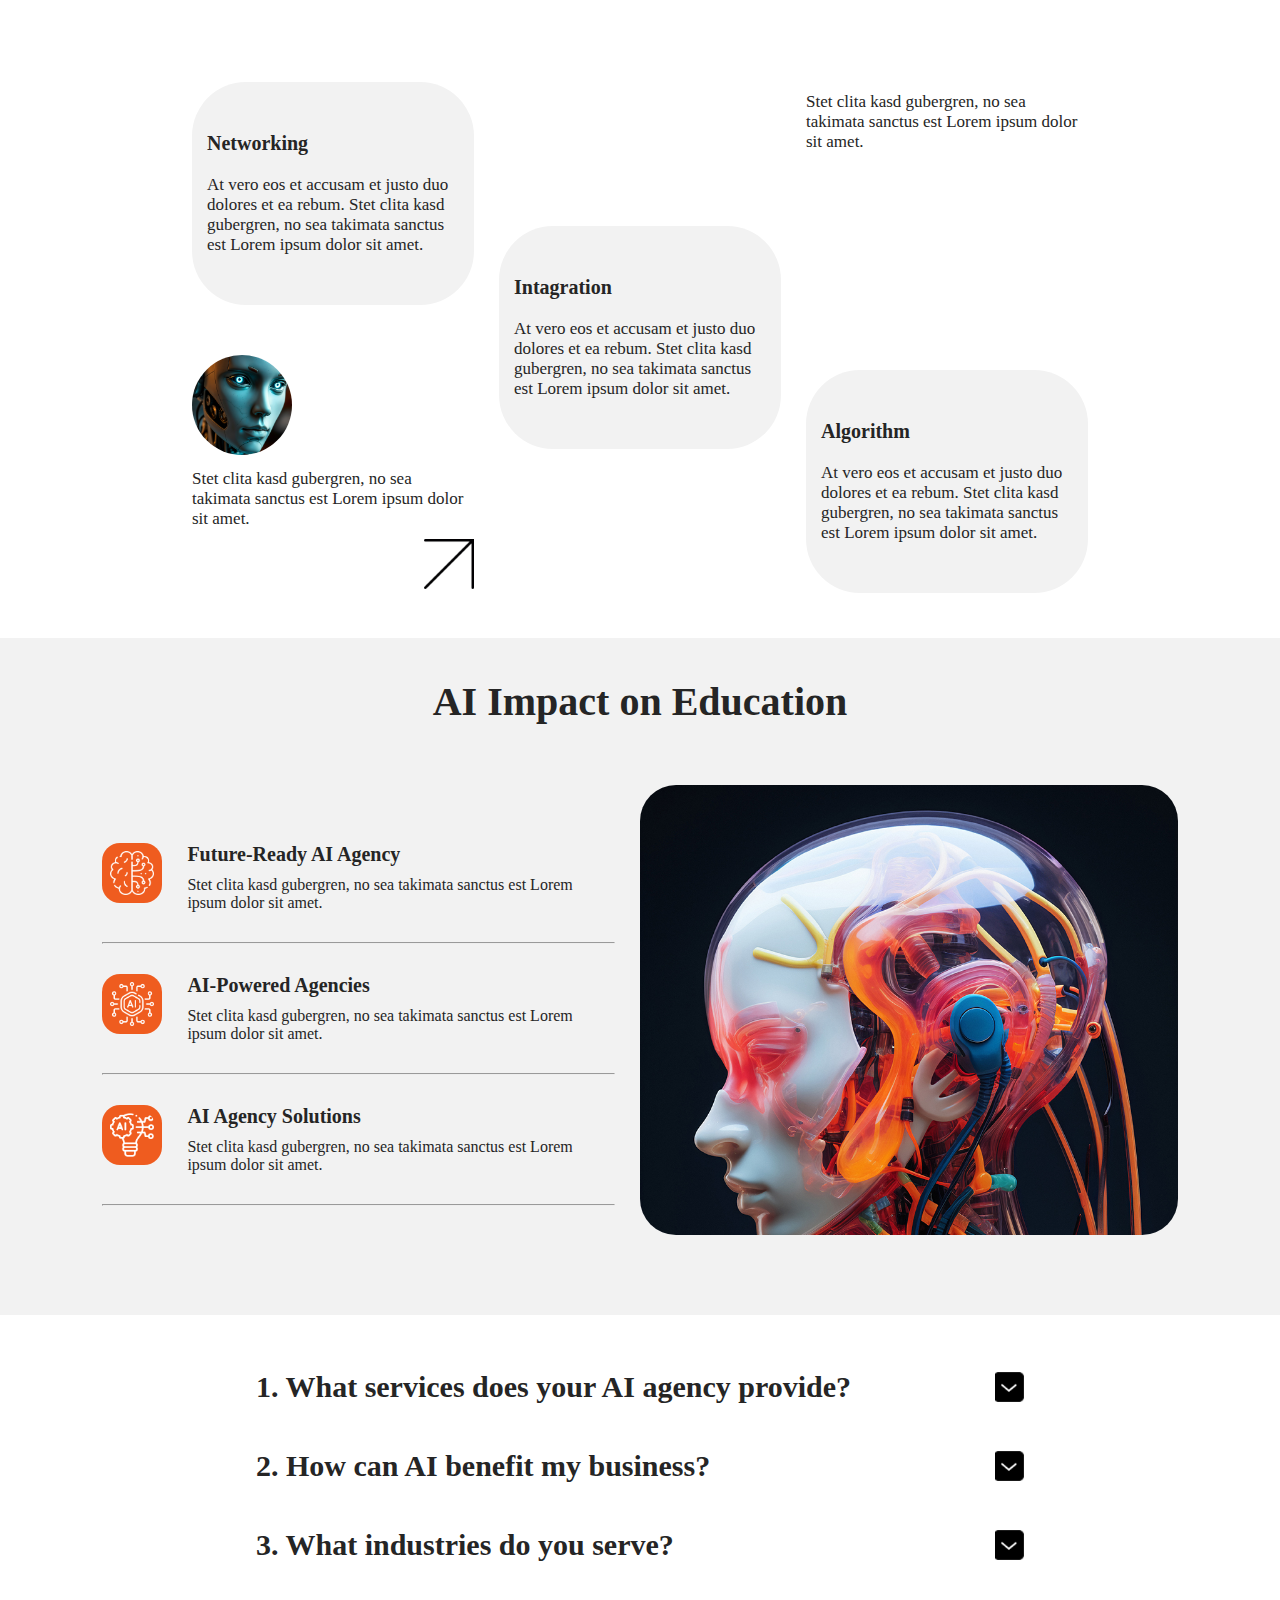
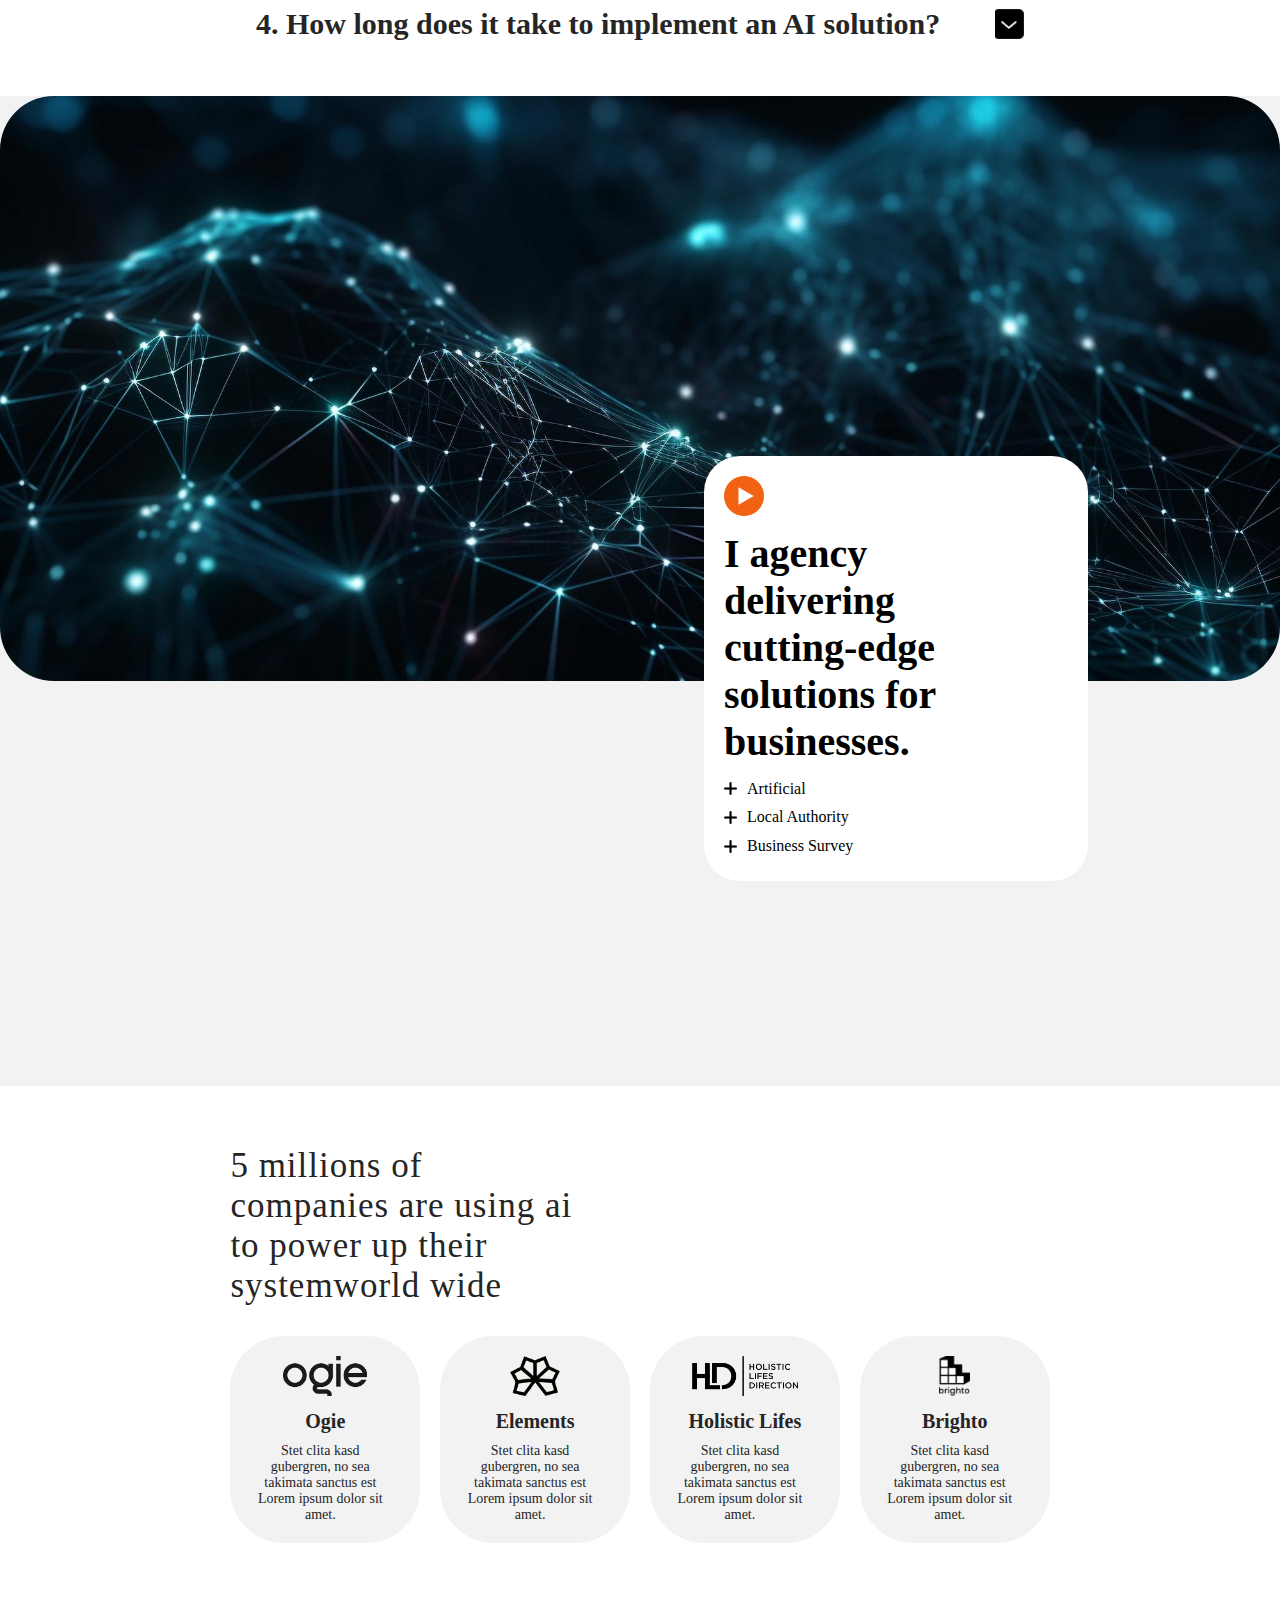
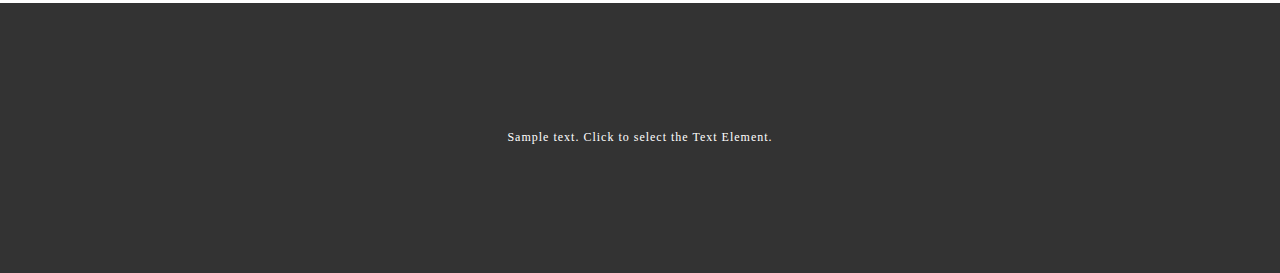
<file: 4/index.html>
<!DOCTYPE html>
<html>
    <head>
        <link rel="stylesheet" href="style.css">
        <meta charset="utf-8">
        <meta name="viewport">

        <link rel="preconnect" href="https://fonts.googleapis.com">
        <link rel="preconnect" href="https://fonts.gstatic.com" crossorigin>
        <link href="https://fonts.googleapis.com/css2?family=Alegreya+Sans+SC:ital,wght@0,100;0,300;0,400;0,500;0,700;0,800;0,900;1,100;1,300;1,400;1,500;1,700;1,800;1,900&family=Antic+Didone&display=swap" rel="stylesheet">


        <link rel="preconnect" href="https://fonts.googleapis.com">
        <link rel="preconnect" href="https://fonts.gstatic.com" crossorigin>
        <link href="https://fonts.googleapis.com/css2?family=Antic+Didone&display=swap" rel="stylesheet">
    </head>
    <body>
        <header>
            <img class="min_height" src="images/icon_burger.png" alt="">
        </header>
        
        <section class="section section--intro">
            <div class="top_intro_block">

                <div class="top_intro_block--1">
                    <p class="weight_text">Welcome to our innovative solutions!</p>
                    <h1 class="h1">AI Transforms Business Strategies</h1>  
                    <p class="p">At vero eos et accusam et justo duo dolores et ea rebum. Stet clita kasd gubergren, no sea takimata sanctus est Lorem ipsum dolor sit amet. </p>
                    <div class="arrow_block">
                        <img src="images/section--intro/arrow.png" alt="" class="arrow medium_height">
                    </div>
                </div>
                <div class="top_intro_block--2">
                    <div class="card_block card_block_intro">
                        <p  class="p">Lorem ipsum dolor sit amet, consetetur sadipscing elitr, sed diam nonumy eirmod tempor invidunt ut labore et dolore magna aliquyam erat, sed diam voluptua.</p>
                        <div class="icons_block">
                            <img src="images/section--intro/circle_google.png" alt="" class="icon medium_height">
                            <img src="images/section--intro/circle_spotify.png" alt="" class="icon medium_height">
                            <img src="images/section--intro/circle_telegram.png" alt="" class="icon medium_height">
                        </div>
                        
                    </div>
                </div>
                
            </div>

            <div class="bottom_intro_block">
                <div class="bottom_intro_block">
                    <div class="card_block card_block_bottom_intro">
                        <p  class="p">AI agency offering advanced, AI-driven solutions to transform your business growth.</p>
                        <button class="btn">Get Started</button>
                    </div>
                    <div class="img_block_intro">
                        
                    </div>
                </div>
            </div>
        </section>
        <section class="section--contact_us">
            <div class="block_conact_us">
                <h1 class="h1_bold">AI and Creative Industries</h1>
                <p class="p">Lorem ipsum dolor sit amet, consetetur sadipscing elitr, sed diam nonumy eirmod tempor invidunt ut labore et dolore magna aliquyam erat, sed diam voluptua. At vero eos et accusam et justo duo dolores et ea rebum. Stet clita kasd gubergren, no sea takimata sanctus est Lorem ipsum dolor sit amet.</p>
                <button class="btn">Contact Us</button>
            </div>    
        </section>
        <section class="section section--future">
            <div class="card_block card_block--future">
                <h2 class="h2">Future of All Ethics</h2>
                <p>At vero eos et accusam et justo duo dolores et ea rebum. Stet clita kasd gubergren, no sea takimata sanctus est Lorem ipsum dolor sit amet.</p>
                <div class="arrow_block">
                    <img src="images/section--intro/arrow.png" alt="" class="arrow medium_height">
                </div>
            </div>
        </section>
        <section class=" section--eyes"></section>
        <section class="section section--pluses">
            <div class="bottom_intro_block">
                <div class="bottom_intro_block">
                    <div class="img_block_eyes">
                        <img class="eyes_img" src="images/pluses.jpg" alt="">
                    </div>
                    <div class="card_block card_block_eyes">
                        <ul class="ul">
                            <li>
                                <img class="min_height plus" src="images/plus.png" alt="">
                                <p>Artificial</p>
                            </li>
                            <li>
                                <img class="min_height plus" src="images/plus.png" alt="">
                                <p>Local Authority</p>
                            </li>
                            <li>
                                <img class="min_height plus" src="images/plus.png" alt="">
                                <p>Business Survey</p>
                            </li>
                            <li>
                                <img class="min_height plus" src="images/plus.png" alt="">
                                <p>Identity</p>
                            </li>
                            <li>
                                <img class="min_height plus" src="images/plus.png" alt="">
                                <p>Data Connection</p>
                            </li>
                            <li>
                                <img class="min_height plus" src="images/plus.png" alt="">
                                <p>Public Server</p>
                            </li>
                        </ul>
                    </div>
                </div>
            </div>
        </section>
        <section class="section section--cards">
            <div class="block_cards_rob--1">
                <div class="card_block  card_block--rob">
                    <h2 class="h2_bold">Networking</h2>
                    <p class="p p_17">At vero eos et accusam et justo duo dolores et ea rebum. Stet clita kasd gubergren, no sea takimata sanctus est Lorem ipsum dolor sit amet.</p>
                </div>
                <div class="rob">
                    <img src="images/circle_rob.jpg" alt="" class="circle_rob_img medium_height">
                    <p  class="p p_17">Stet clita kasd gubergren, no sea takimata sanctus est Lorem ipsum dolor sit amet.</p>
                    <div class="arrow_block">
                        <img src="images/section--intro/arrow.png" alt="" class="arrow medium_height">
                    </div>
                </div>
               
            </div>
            <div class="block_cards_rob--2">
                <div class="card_block card_block--rob">
                    <h2 class="h2_bold">Intagration</h2>
                    <p class="p p_17">At vero eos et accusam et justo duo dolores et ea rebum. Stet clita kasd gubergren, no sea takimata sanctus est Lorem ipsum dolor sit amet.</p>
                </div>
            </div>
            <div class="block_cards_rob--3">
                <p class="p p_17">Stet clita kasd gubergren, no sea takimata sanctus est Lorem ipsum dolor sit amet.</p>
                <div class="card_block  card_block--rob">
                    <h2 class="h2_bold">Algorithm</h2>
                    <p class="p p_17">At vero eos et accusam et justo duo dolores et ea rebum. Stet clita kasd gubergren, no sea takimata sanctus est Lorem ipsum dolor sit amet.</p>
                </div>
            </div>
        </section>
        <section class="section section--education">
            <h1 class="h1_bold">AI Impact on Education</h1>
            <div class="block_education">
                
                <div class="list_education">
                    <div class="li_ed">
                        
                        <img src="images/section--education/1.png" alt="" class="icon_ed">
                        <div class="text_ed">
                            <h2 class="h2_bold">Future-Ready AI Agency</h2>
                            <p>Stet clita kasd gubergren, no sea takimata sanctus est Lorem ipsum dolor sit amet.</p>
                        </div>
                    </div>
                    <hr>
                    <div class="li_ed">
                        <img src="images/section--education/2.png" alt="" class="icon_ed">
                        <div class="text_ed">
                            <h2 class="h2_bold">AI-Powered Agencies</h2>
                            <p>Stet clita kasd gubergren, no sea takimata sanctus est Lorem ipsum dolor sit amet.</p>
                        </div>
                    </div>
                    <hr>
                    <div class="li_ed">
                        <img src="images/section--education/3.png" alt="" class="icon_ed">
                        <div class="text_ed">
                            <h2 class="h2_bold">AI Agency Solutions</h2>
                            <p>Stet clita kasd gubergren, no sea takimata sanctus est Lorem ipsum dolor sit amet.</p>
                        </div>
                    </div>
                    <hr>
                </div>
                <div class="block_ed_img">
                    <div class="education_img"></div>
                </div>
               
               
            </div>
        </section>
        <section class="section section--questions">
            <div class="block_quest_and_ans">
                <div class="block_quest">
                    <h2 class="h2_bold">1. What services does your AI agency provide?</h2>
                    <img src="images/arrow_btm.png" alt="" class="btn_img btn_img--1">
                </div>
                <p class="none_p none_p--1">Answer. Lorem ipsum dolor sit amet, consectetur adipiscing elit. Curabitur id suscipit ex. Suspendisse rhoncus laoreet purus quis elementum.
                     Phasellus sed efficitur dolor, et ultricies sapien. Quisque fringilla sit amet dolor commodo efficitur. Aliquam et sem odio. In ullamcorper nisi nunc, 
                     et molestie ipsum iaculis sit amet.</p>
            </div>
          
            <div class="block_quest_and_ans">
                <div class="block_quest">
                    <h2 class="h2_bold">2. How can AI benefit my business?</h2>
                    <img src="images/arrow_btm.png" alt="" class="btn_img btn_img--2">
                    
                </div>
                <p class="none_p none_p--2">Answer. Lorem ipsum dolor sit amet, consectetur adipiscing elit. Curabitur id suscipit ex. Suspendisse rhoncus laoreet purus quis elementum. 
                    Phasellus sed efficitur dolor, et ultricies sapien. Quisque fringilla 
                    sit amet dolor commodo efficitur. Aliquam et sem odio. In ullamcorper nisi nunc, et molestie ipsum iaculis sit amet.</p>
            </div>
            <div class="block_quest_and_ans">
                <div class="block_quest">
                    <h2 class="h2_bold">3. What industries do you serve?</h2>
                    <img src="images/arrow_btm.png" alt="" class="btn_img btn_img--3">
                    
                </div>
                <p class="none_p none_p--3">Answer. Lorem ipsum dolor sit amet, consectetur adipiscing elit. Curabitur id suscipit ex. Suspendisse rhoncus laoreet purus quis elementum. 
                    Phasellus sed efficitur dolor, et ultricies sapien. Quisque fringilla 
                    sit amet dolor commodo efficitur. Aliquam et sem odio. In ullamcorper nisi nunc, et molestie ipsum iaculis sit amet.</p>
            </div>
            <div class="block_quest_and_ans">
                <div class="block_quest">
                    <h2 class="h2_bold">4. How long does it take to implement an AI solution?</h2>
                    <img src="images/arrow_btm.png" alt="" class="btn_img btn_img--4">

                </div>
                <p class="none_p none_p--4">Answer. Lorem ipsum dolor sit amet, consectetur adipiscing elit. Curabitur id suscipit ex. Suspendisse rhoncus laoreet purus quis elementum. 
                    Phasellus sed efficitur dolor, et ultricies sapien. Quisque fringilla sit amet dolor commodo efficitur. Aliquam et sem odio. In ullamcorper nisi nunc, 
                    et molestie ipsum iaculis sit amet.</p>
            </div>
            
            
        </section>
        <section class=" section--businesses">
            <div class="business_back">
                <img class="business_img" src="images/business.jpg" alt="" >
            </div>
            <div class="block_for_card_block_bus">
                <div class="card_block card_block_business">
                    <img src="images/play.png" alt="" class="medium_height">
                    <h1 class="h1_bold">I agency delivering cutting-edge solutions for businesses.</h1>
                    <ul class="ul">
                        <li>
                            <img class="min_height plus" src="images/plus.png" alt="">
                            <p>Artificial</p>
                        </li>
                        <li>
                            <img class="min_height plus" src="images/plus.png" alt="">
                            <p>Local Authority</p>
                        </li>
                        <li>
                            <img class="min_height plus" src="images/plus.png" alt="">
                            <p>Business Survey</p>
                        </li>
                    </ul>
                </div>
            </div>
           
        </section>
        <section class="section section--companies">
            <div class="block_comp_text">
                <p>
                    5 millions of companies are using ai to power up their systemworld wide
                </p>
            </div>
            <div class="block_comp_cards">
                <div class="card_block card_block_comp">
                    <img src="images/section--10/logo1.png" class="medium_height" alt="">
                    <h2 class="h2_bold">Ogie</h2>
                    <p >
                        Stet clita kasd gubergren, no sea takimata sanctus est Lorem ipsum dolor sit amet.
                    </p>
                </div>
                <div class="card_block card_block_comp">
                    <img src="images/section--10/logo2.png" class="medium_height" alt="">
                    <h2 class="h2_bold">Elements</h2>
                    <p >
                        Stet clita kasd gubergren, no sea takimata sanctus est Lorem ipsum dolor sit amet.
                    </p>
                </div>
                <div class="card_block card_block_comp">
                    <img src="images/section--10/logo3.png" class="medium_height" alt="">
                    <h2 class="h2_bold">Holistic Lifes</h2>
                    <p >
                        Stet clita kasd gubergren, no sea takimata sanctus est Lorem ipsum dolor sit amet.
                    </p>
                </div>
                <div class="card_block card_block_comp">
                    <img src="images/section--10/logo4.png" class="medium_height" alt="">
                    <h2 class="h2_bold">Brighto</h2>
                    <p>
                        Stet clita kasd gubergren, no sea takimata sanctus est Lorem ipsum dolor sit amet.
                    </p>
                </div>
            </div>
        </section>
      

        <footer>
            <p>Sample text. Click to select the Text Element.</p>
        </footer>
    </body>
    <script src="script.js"></script>
</html>
</file>
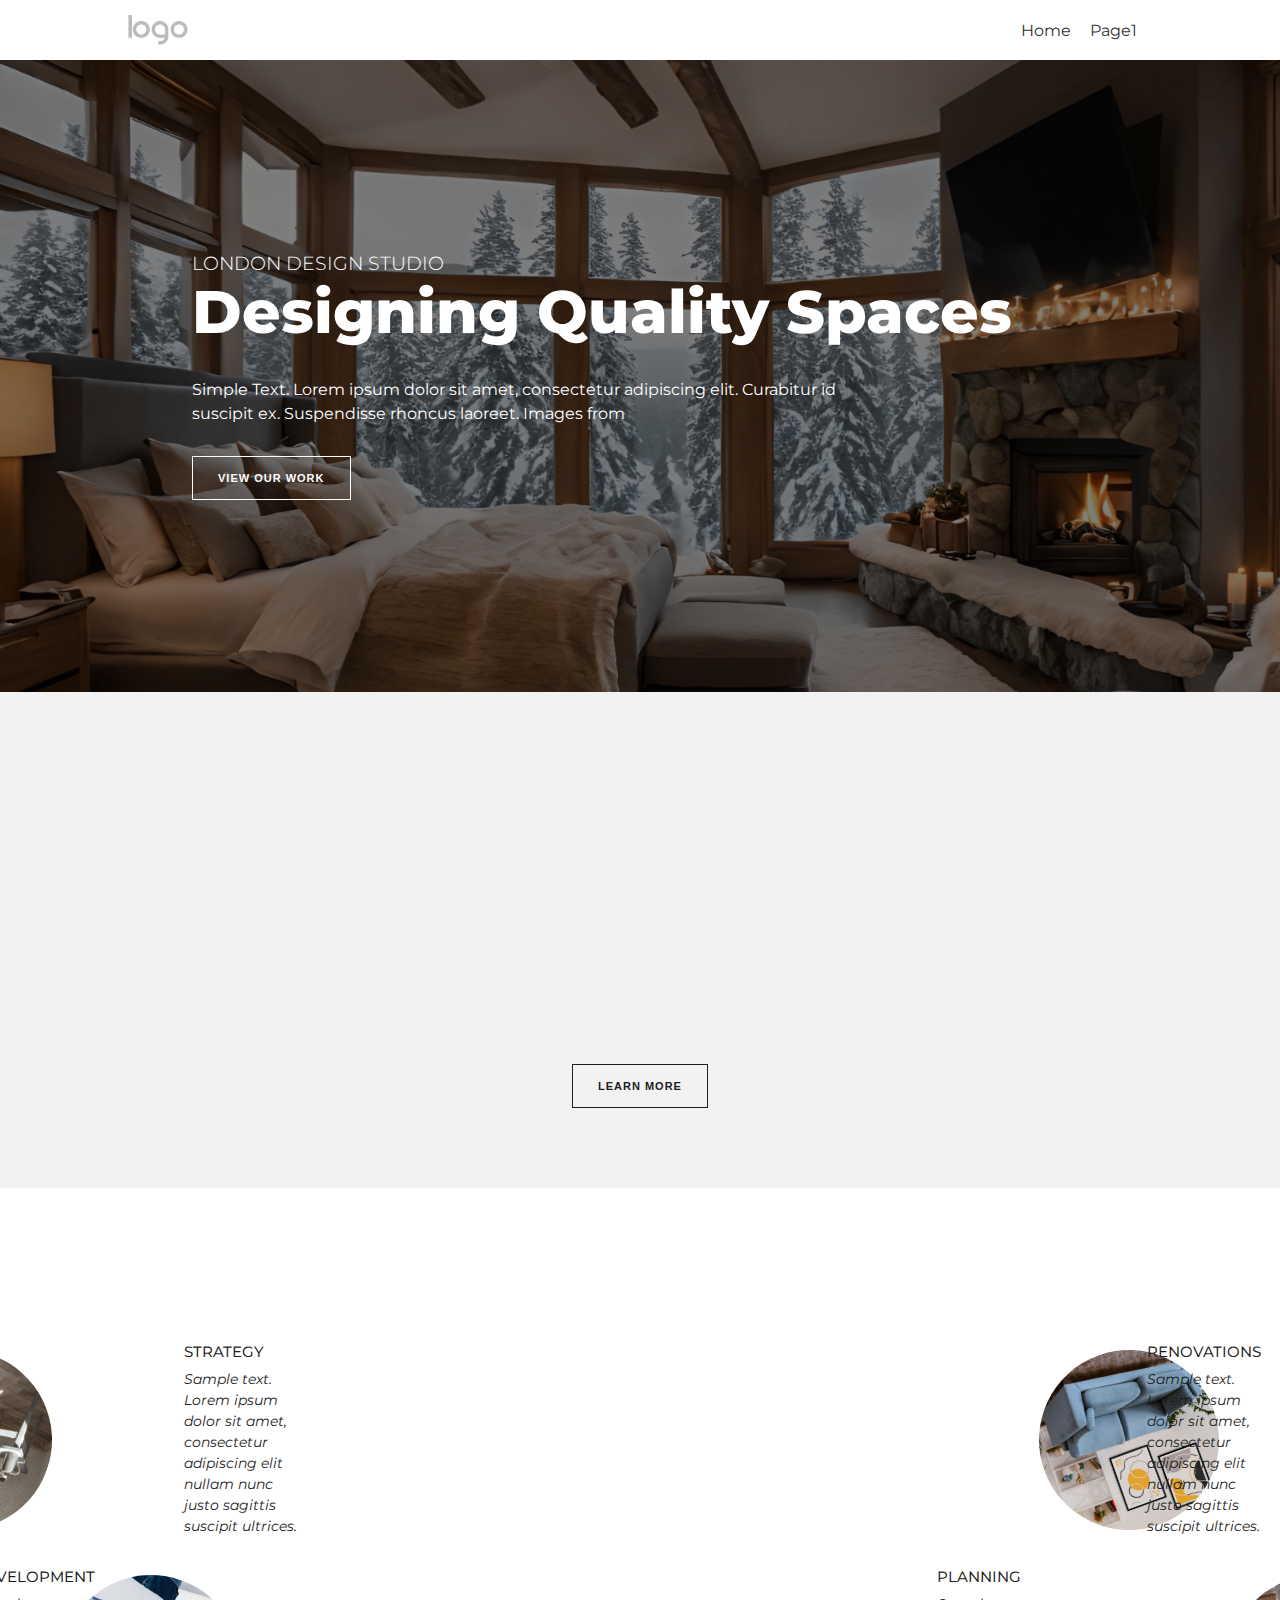
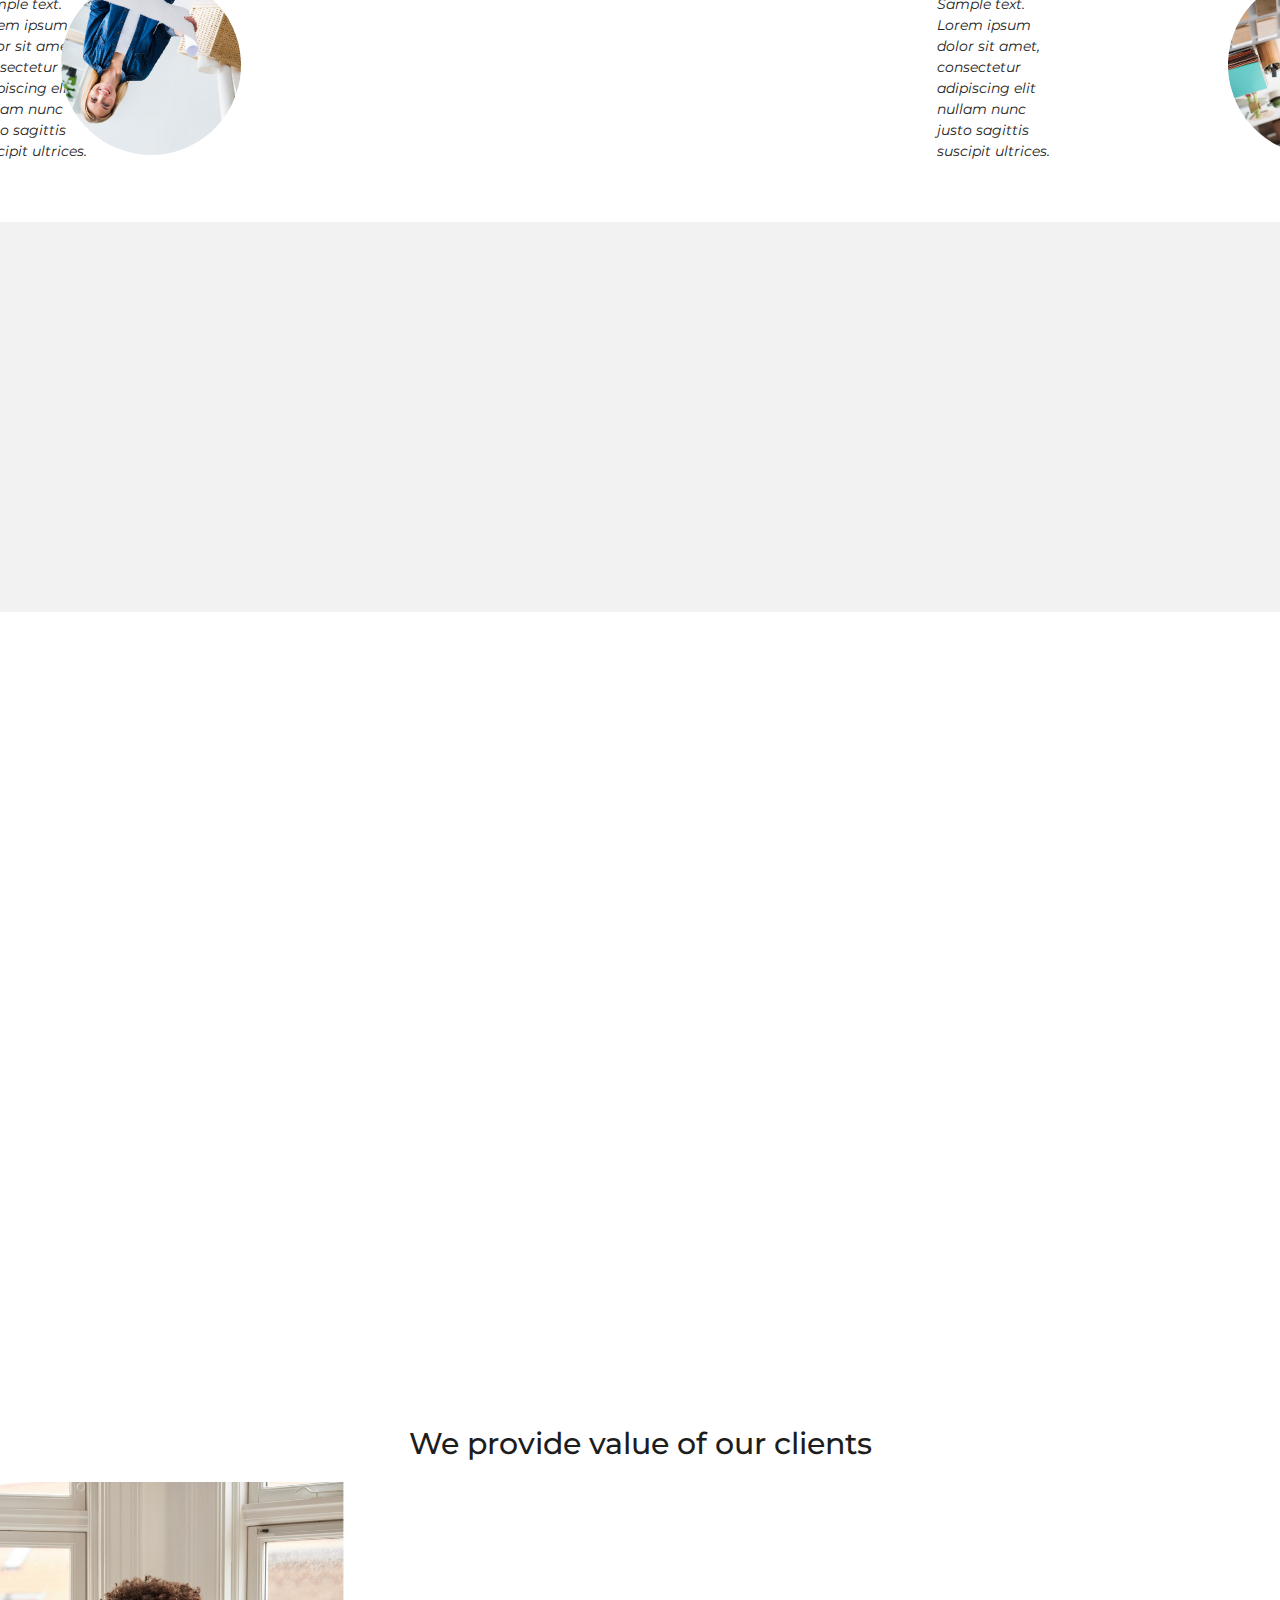
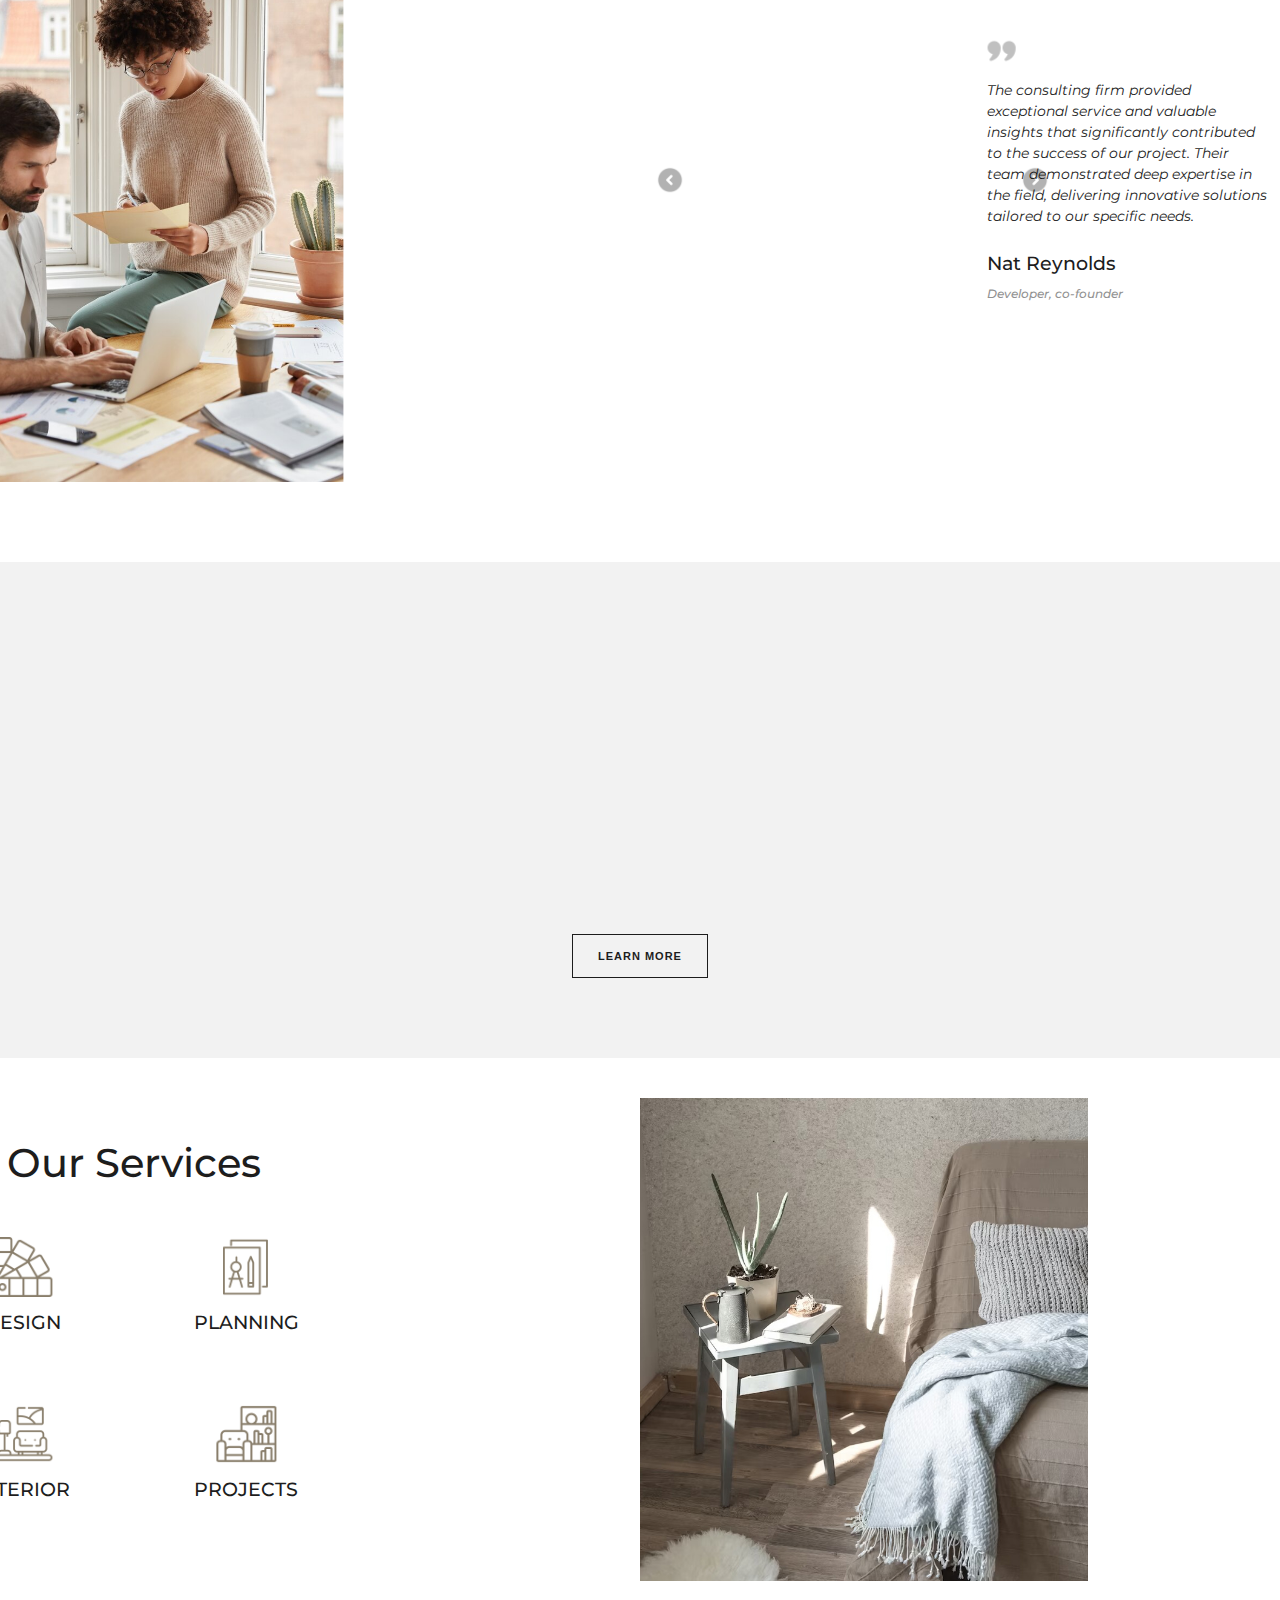
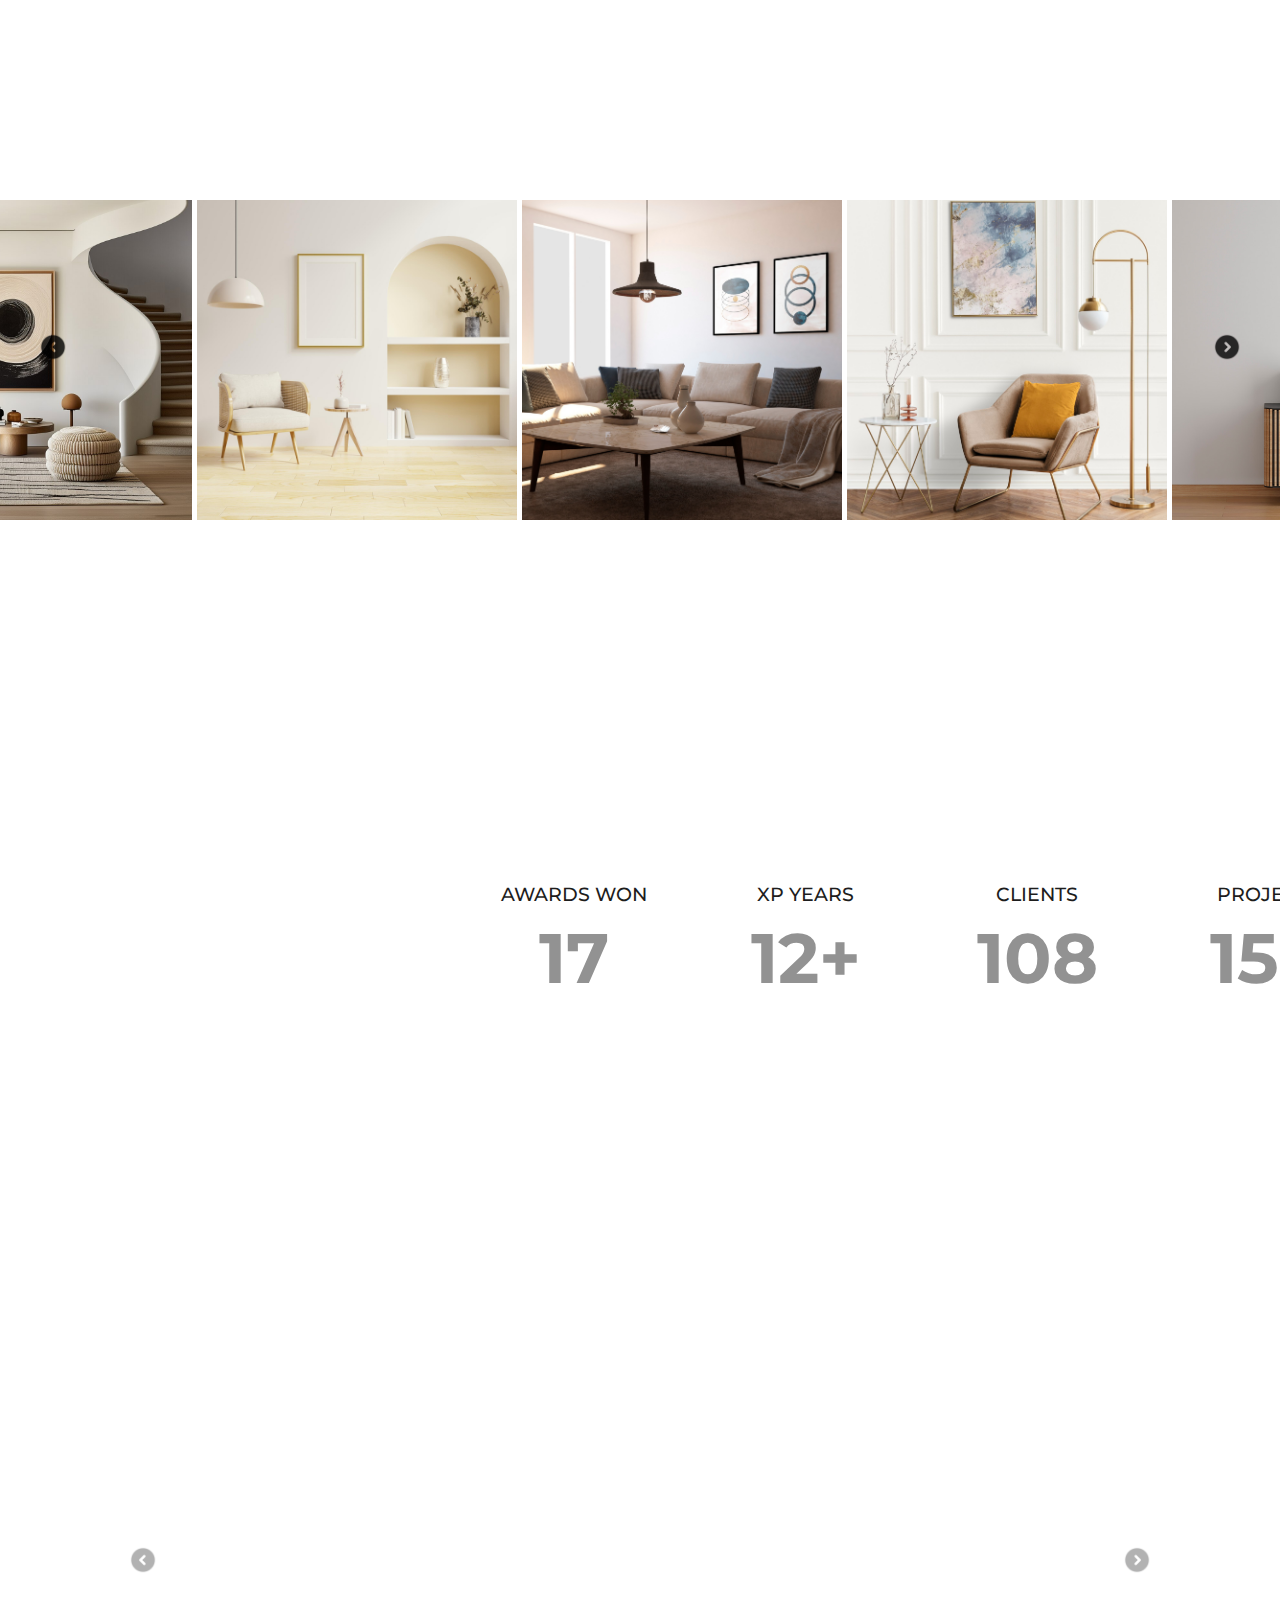
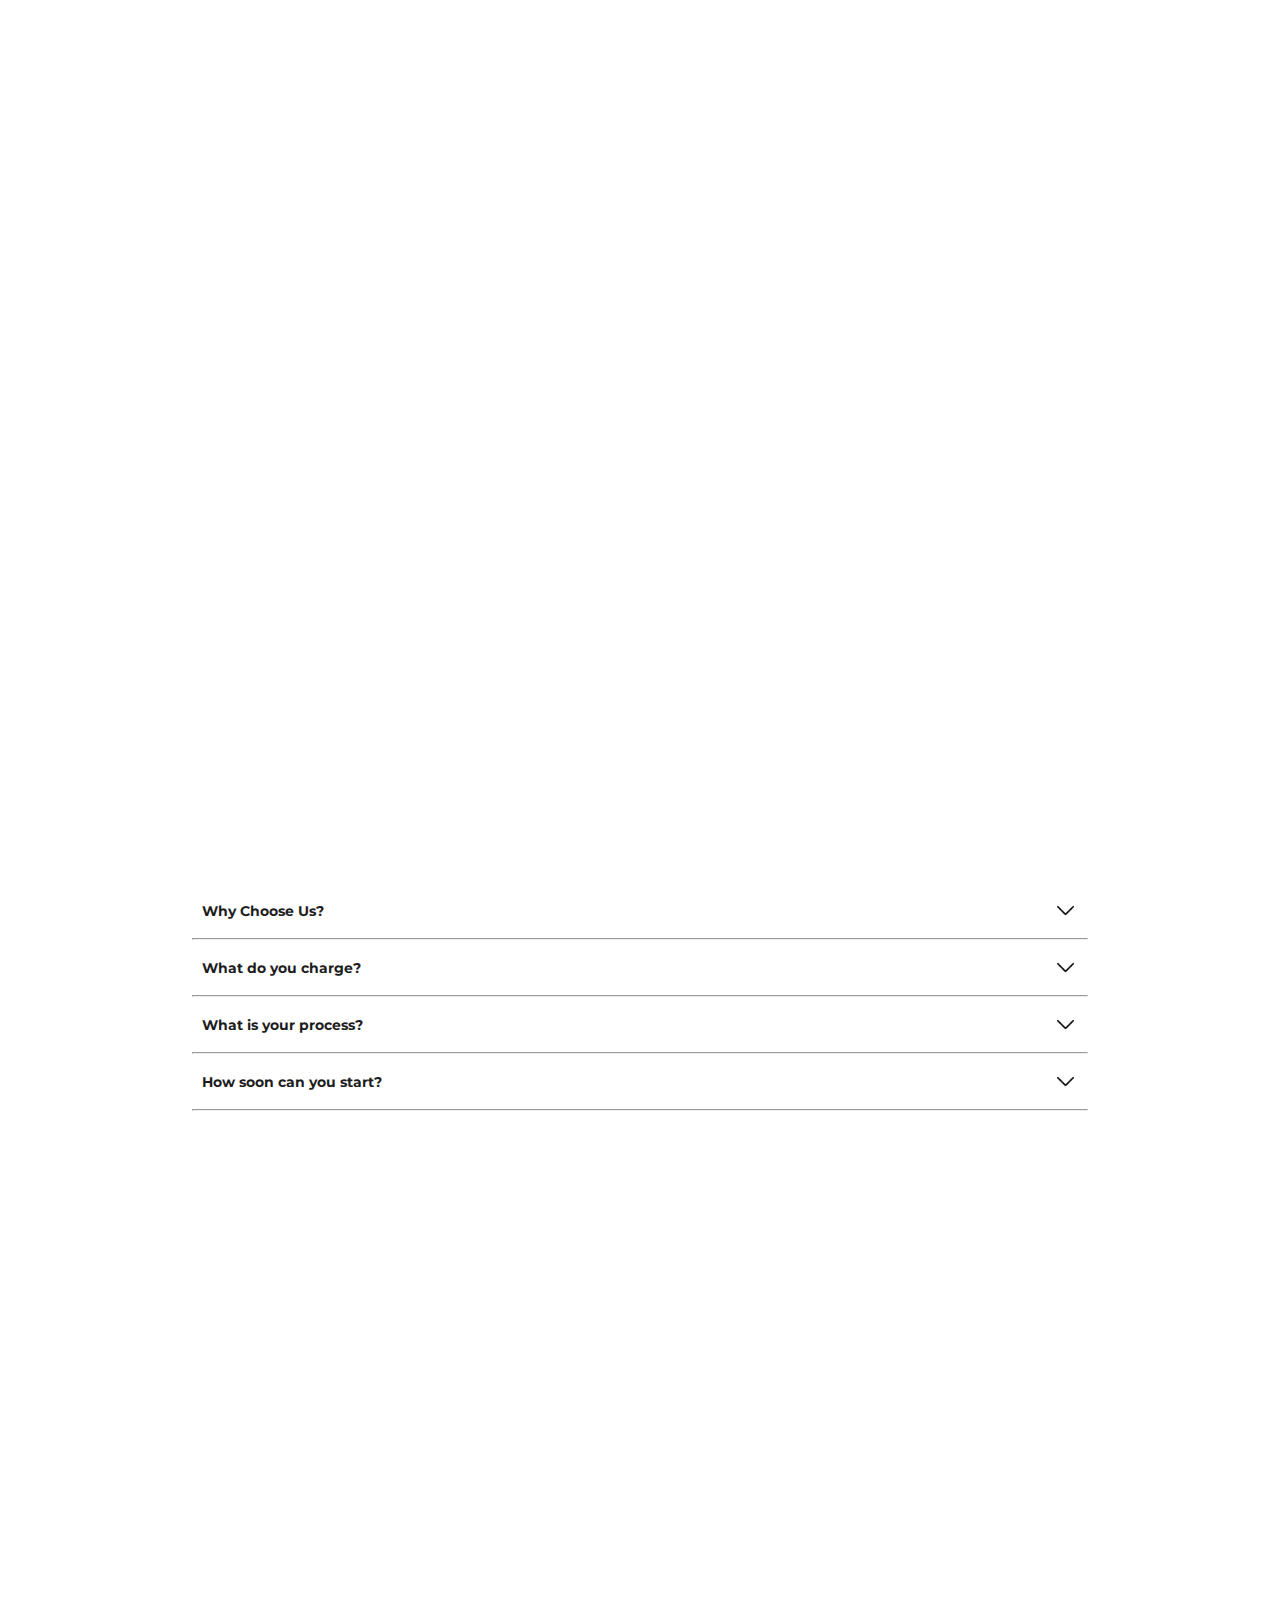
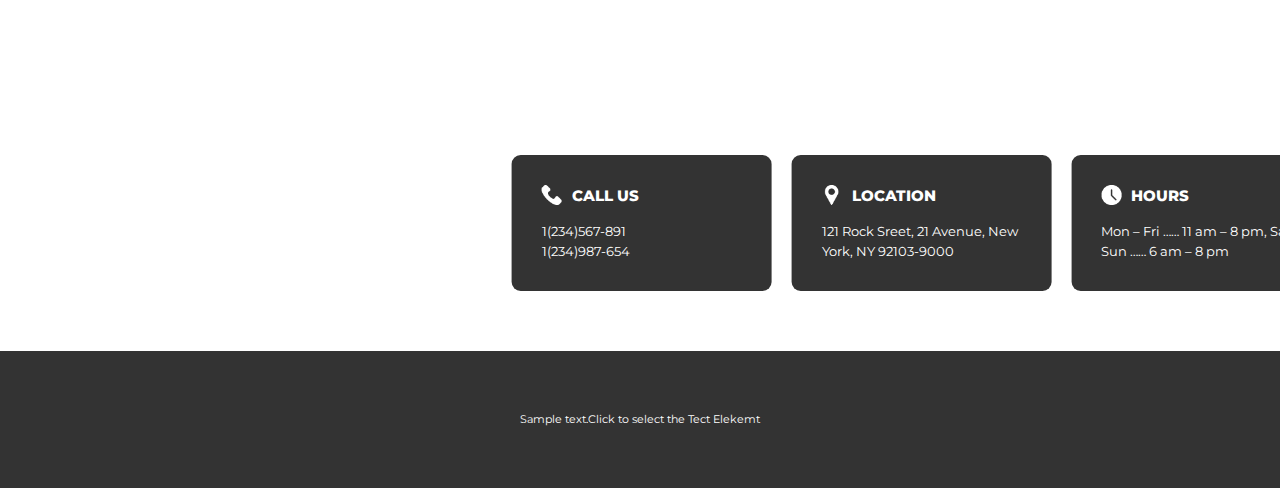
<file: 5/index.html>
<!DOCTYPE html>
<html>
    <head>
        <meta charset="utf-8">
        <meta name="viewport" content="width=device-width">
        <link rel="stylesheet" href="style.css">
        <link rel="preconnect" href="https://fonts.googleapis.com">
        <link rel="preconnect" href="https://fonts.gstatic.com" crossorigin>
        <link href="https://fonts.googleapis.com/css2?family=Alegreya+Sans+SC:ital,wght@0,100;0,300;0,400;0,500;0,700;0,800;0,900;1,100;1,300;1,400;1,500;1,700;1,800;1,900&family=Antic+Didone&family=Arvo:ital,wght@0,400;0,700;1,400;1,700&family=Montserrat:ital,wght@0,100..900;1,100..900&display=swap" rel="stylesheet">
    </head>
    <body>
       
        
        <section class="section--intro">
            <header>
                <img src="images/default-logo.png" alt="" class="header_logo">
                <div class="header_nav">
                    <a href="" class="header_a">Home</a>
                    <a href="" class="header_a page_1">Page1</a>
                </div>
            </header>
            <div class="content_flex content--intro">
                <div>
                    <h3 class="upper_h3">London Design Studio</h3>
                    <h1  class="intro_h1">Designing Quality Spaces</h1>
                </div>
                <p>Simple Text. Lorem ipsum dolor sit amet, consectetur adipiscing elit. 
                    Curabitur id suscipit ex. Suspendisse rhoncus laoreet. Images from
                </p>
                <button class="btn">view our work</button>
            </div>
        </section>

        <section class="section section--about">
            <div class="content content_flex">
                <div class="scale_animated ">
                    <h3 class=" upper_h3">about studio</h3>
                </div>
             
                <div class="scale_animated ">
                    <h2 >We design homes</h2>
                </div>
                <div class="bottom_animated">
                    <p>
                        Lorem ipsum dolor sit amet, consectetur adipiscing elit, sed do eiusmod tempor incididunt ut labore et dolore magna aliqua. 
                        Ut enim ad minim veniam, quis nostrud exercitation ullamco laboris nisi ut aliquip ex ea commodo consequat. Duis aute irure dolor in 
                        reprehenderit in voluptate velit esse cillum dolore eu fugiat nulla pariatur. Excepteur sint occaecat cupidatat non proiden.
                    </p>
                </div>
                
                <button class="btn btn_dark">Learn more</button>
            </div>
        </section>

        <section class="section section--spaces">
            <div class="content content_sp">
                <div class="scale_animated">
                    <h2>Elegantly curated spaces for today</h2>
                </div>
               
                <div class="block_points">
                    <div class="point_sp point_sp--top">
                        <div class="rotate_left_animated">
                            <img src="images/spaces/1.jpg" alt="">
                        </div>
                       
                        <div class="left_animated">
                            <div class="text_point_sp">
                                <h3 class="upper_h3">strategy</h3>
                                <p class="italic_p">
                                    Sample text. Lorem ipsum dolor sit amet, consectetur adipiscing elit nullam nunc justo sagittis suscipit ultrices.
                                </p>
                            </div>
                        </div>
                       
                    </div>
                    <div class="point_sp point_sp--top">
                        <div class="rotate_right_animated">
                            <img src="images/spaces/2.jpg" alt="">
                        </div>
                        
                        <div class="right_animated">
                            <div class="text_point_sp">
                                <h3 class="upper_h3">renovations</h3>
                                <p class="italic_p">
                                    Sample text. Lorem ipsum dolor sit amet, consectetur adipiscing elit nullam nunc justo sagittis suscipit ultrices.
                                </p>
                            </div>
                        </div>
                        
                    </div>
                    <div class="point_sp  point_sp--bottom reverse">
                        <div class="left_animated">
                            <div class="text_point_sp ">
                                <h3 class="upper_h3">Development</h3>
                                <p class="italic_p">
                                    Sample text. Lorem ipsum dolor sit amet, consectetur adipiscing elit nullam nunc justo sagittis suscipit ultrices.
                                </p>
                            </div>
                        </div>
                        <div class="rotate_left_animated">
                            <img src="images/spaces/3.jpg" alt="">
                        </div>
                       
                    </div>
                    <div class="point_sp  point_sp--bottom reverse">
                       <div class="right_animated">
                            <div class="text_point_sp">
                                <h3 class="upper_h3">Planning</h3>
                                <p class="italic_p">
                                    Sample text. Lorem ipsum dolor sit amet, consectetur adipiscing elit nullam nunc justo sagittis suscipit ultrices.
                                </p>
                            </div>
                       </div>
                        <div class="rotate_right_animated">
                            <img src="images/spaces/4.jpg" alt="">
                        </div>
                        
                    </div>
                </div>
                
            </div>
        </section>
        <sectoin class="section section--our_proj">
            <div class="content content--our_proj">
                <div class="our_pr_text">
                    <div class="scale_animated">
                        <h1 class="medium_h1">Our Project</h1>
                    </div>
                    <div class="scale_animated">
                        <p>Quam quisque id diam vel quam elementum. 
                            Vestibulum lectus mauris ultrices eros in cursus turpis massa tincidunt.</p>
                    </div>
                   
                </div>
                <div class="our_pr--light_back">
                    <div class="our_pr--block_cards ">
                        
                        <div class="our_proj--card our_proj--card--1 scale_animated">
                            <div class="our_proj--card_text">Beachouse Ibiza
                                Beachclub, Spain 2022</div>
                        </div>
                        <div class="our_proj--card our_proj--card--2 scale_animated">
                            <div class="our_proj--card_text">Restaurant & Bar, Greece 2021</div>
                        </div>
                        <div class="our_proj--card our_proj--card--3 scale_animated">
                            <div class="our_proj--card_text">Hotel Restaurant, St. Tropez 2019</div>
                        </div>
                        <div class="our_proj--card our_proj--card--4 scale_animated">
                            <div class="our_proj--card_text">Beachclub,
                                Greece 2015—2022</div>
                        </div>
                        <div class="our_proj--card our_proj--card--5 scale_animated">
                            <div class="our_proj--card_text">Soho Roc House
                                Hotel, Greece 2013</div>
                        </div>
                        <div class="our_proj--card our_proj--card--6 scale_animated">
                            <div class="our_proj--card_text">Hotel Restaurant,
                                Italia 2019</div>
                        </div>
                        <div class="our_proj--card our_proj--card--7 scale_animated">
                            <div class="our_proj--card_text">Concept Study
                                Hotel, Germany 2012</div>
                        </div>
                        <div class="our_proj--card our_proj--card--8 scale_animated">
                            <div class="our_proj--card_text">Apartments
                                Hotel, NYC 2011</div>
                        </div>
                        <div class="our_proj--card our_proj--card--9 scale_animated">
                            <div class="our_proj--card_text">Apartments in kreuzberg, 2010</div>
                        </div>
                    </div>
                </div>
            </div>
        </sectoin>
        <section class="section section--value">
            <div class="content content--value">
                <h1 class="medium_h1">We provide value of our clients</h1>
                <div class="blocks_value">
                    <div class="img--value left_animated"></div>
                    <div class="cards--value">

                        <div class="arrow--value arrow--value--left ">
                            <img  class="arrow arrow_left" src="images/arrow_left.png" alt="">
                        </div>

                        <div class="container_hidden_value right_animated">
                            <div class="absolute_block_value ">
                            
                                <div class="flex_value">
                                    <div class="card--value">
                                        <img class="img_cit" src="images/value/цитата.png" alt="">
                                        <p class="italic_p">The consulting firm provided exceptional service and valuable insights that significantly 
                                            contributed to the success of our project. Their team demonstrated deep expertise in the field, 
                                            delivering innovative solutions tailored to our specific needs.
                                        </p>
                                        <h3>Nat Reynolds</h3>
                                        <p class="light_p">Developer, co-founder</p>
                                    </div>
                                    <div class="card--value">
                                        <img class="img_cit" src="images/value/цитата.png" alt="">
                                        <p class="italic_p">The consulting firm provided exceptional service and valuable insights that significantly 
                                            contributed to the success of our project. Their team demonstrated deep expertise in the field, 
                                            delivering innovative solutions tailored to our specific needs.
                                        </p>
                                        <h3>Dante J. Carvalho</h3>
                                        <p class="light_p">Manager</p>
                                    </div>
                                </div>
                            </div>
                        </div>
                        <div class="arrow--value arrow--value--right">
                            <img class="arrow" src="images/value/arrow.png" alt="">
                        </div>
                    </div>
                    
                </div>
            </div>
        </section>
        
        <section class="section section--philosophy">
            <div class="content content_flex">
                <div class="scale_animated">
                    <h3 class="upper_h3">Our ​philosophy</h3>
                </div>
               
                <div class="scale_animated">
                    <h2 class="scale_animated">We offer comprehensive services</h2>
                </div>
                <div class="bottom_animated">
                    <p>
                        Lorem ipsum dolor sit amet, consectetur adipiscing elit, sed do eiusmod tempor incididunt ut labore et dolore magna aliqua. 
                        Ut enim ad minim veniam, quis nostrud exercitation ullamco laboris nisi ut aliquip ex ea commodo consequat. Duis aute irure dolor in 
                        reprehenderit in voluptate velit esse cillum dolore eu fugiat nulla pariatur. Excepteur sint occaecat cupidatat non proiden.
                    </p>
                </div>
              
                <button class="btn btn_dark">Learn more</button>
            </div>
        </section>
        <section class="section section--services">
            <div class="content content--services">
                <div class="left_animated">
                    <div class="block_text--services">
                        <h2 class="">Our Services</h2>
                        <div class="icons_services">
                            <div class="block_icon">
                                <img src="images/services/icon1.png" alt="" class="icon_img">
                                <h3 class="upper_h3">design</h3>
                            </div>
                            <div class="block_icon">
                                <img src="images/services/icon2.png" alt="" class="icon_img">
                                <h3 class="upper_h3">Planning</h3>
                            </div>
                            <div class="block_icon">
                                <img src="images/services/icon3.png" alt="" class="icon_img">
                                <h3 class="upper_h3">Interior</h3>
                            </div>
                            <div class="block_icon">
                                <img src="images/services/icon4.png" alt="" class="icon_img">
                                <h3 class="upper_h3">Projects</h3>
                            </div>
                        </div>
                        
                    </div>
                </div>
               
                <div class="block_img--services rot_block_animated"></div>
            </div>
        </section>

        <section class="section section--gallery">
            <div class="content--gallery">
                <div class="scale_animated">
                    <h2> Our Gallery</h2>
                </div>
                
                <div class="abs_arrows--gallery">
                    <div class="arrows--gallery">
                        <div class=" arrow--gallery arrow--gallery--left">
                            <img  class="arrow arrow_left" src="images/arrow_left.png" alt="">
                        </div>
                        <div class="arrow--gallery arrow--gallery--right">
                            <img class="arrow" src="images/arrow_right.png" alt="">
                        </div>
                    </div>
                </div>
                
                <div class="abs_cards_gallery">
                    
                   
                    <div class="block_cards--gallery">
                        <div class="card_gallery">
                            <img src="images/gallery/1.jpeg" alt="">
                        </div>
                        <div class="card_gallery">
                            <img src="images/gallery/2.jpg" alt="">
                        </div>
                        <div class="card_gallery">
                            <img src="images/gallery/3.jpg" alt="">
                        </div>
                        <div class="card_gallery">
                            <img src="images/gallery/4.jpg" alt="">
                        </div>
                        <div class="card_gallery">
                            <img src="images/gallery/5.jpg" alt="">
                        </div>
                    </div>
                    
                </div>
               
            </div>
        </section>
        <section class="section section--achiv">
            <div class="content content--achiv">
                <div class="left_animated">
                    <h2>We crete transformative spaces</h2>
                </div>
               <div class="right_animated">
                <div class="block_cards--achiv">
                    <div class="card--achiv card_anim_1">
                        <h3 class="upper_h3">awards won</h3>
                        <p class="huge_num">17</p>
                    </div>
                    <div class="card--achiv card_anim_2">
                        <h3 class="upper_h3">XP YEARS</h3>
                        <p class="huge_num"><span class="huge_num--animation">12</span>+</p>
                    </div>
                    <div class="card--achiv card_anim_3">
                        <h3 class="upper_h3">clients</h3>
                        <p class="huge_num">108</p>
                    </div>
                    <div class="card--achiv card_anim_4">
                        <h3 class="upper_h3">projects</h3>
                        <p class="huge_num">150</p>
                    </div>
                </div>
               </div>

                <!-- .card_amin_1 .huge_num -->

            </div>
        </section>

        <section class="section section--our_team">
            <div class="content content--our_team">
                <div class="scale_animated">
                    <h2>Our Team</h2>
                </div>
           
                
                <div class="block_cards--our_team">
                    <div class=" arrow--our_team arrow--our_team--left">
                        <img  class="arrow " src="images/arrow_left.png" alt="">
                    </div>
                    <div class="container_hidden">
                        <div class="absolute_block">
                        
                            <div class="flex_team">
                                <div class="card--our_team scale_animated">
                                    <img src="images/ou_team/1.jpg" class="img--our_team" alt="">
                                    <h3>Nat Reynolds</h3>
                                    <p>Developer, co-founder</p>
                                </div>
                                <div class="card--our_team scale_animated">
                                    <img src="images/ou_team/2.jpg" class="img--our_team" alt="">
                                    <h3>Jennie Roberts</h3>
                                    <p>Partner</p>
                                </div>
                                <div class="card--our_team scale_animated">
                                    <img src="images/ou_team/3.jpg" class="img--our_team" alt="">
                                    <h3> Mila Parker</h3>
                                    <p>Partner</p>
                                </div>
                                <div class="card--our_team scale_animated">
                                    <img src="images/ou_team/4.jpg" class="img--our_team" alt="">
                                    <h3>Monica Pouli</h3>
                                    <p>Sales Manager</p>
                                </div>
                                <div class="card--our_team">
                                    <img src="images/ou_team/5.jpg" class="img--our_team" alt="">
                                    <h3>Peter Howard</h3>
                                    <p>Designer</p>
                                </div>
                                <div class="card--our_team">
                                    <img src="images/ou_team/7.jpg" class="img--our_team" alt="">
                                    <h3>Sasha Payne</h3>
                                    <p>Designer</p>
                                </div>
                            </div>
                     
                        </div>
                    </div>
                    
                    
                   
                    <div class="arrow--our_team arrow--our_team--right">
                        <img class="arrow" src="images/arrow_right.png" alt="">
                    </div>
                </div>
            </div>
                   
               
               
               
            </div>
        </section>

        <section class="section section--design">
            <div class="content content--design">
                <div class="opacity_animated">
                    <h1>We Design your Dream Space</h1>
                </div>
                
              
                <div class="rot_block_animated">
                    <button class="btn">Contact us</button>
                </div>
                
            </div>
        </section>
        <section class="section section--faq">
            <div class="content content--faq">
                <div class="bottom_animated">
                    <h1>FAQ</h1>
                </div>
                
                <div class="block_quest--faq">
                    <div class="quest_faq">
                        <div class="quest">
                            <h3>Why Choose Us?</h3>
                            <img class="quest_1" src="images/ar_faq.png" alt="">
                        </div>
                        <hr>
                        <div class="ans ans_1">
                            <p>
                                Answer. Lorem ipsum dolor sit amet, consectetur adipiscing elit. Curabitur id suscipit ex. Suspendisse rhoncus laoreet purus quis elementum. Phasellus sed efficitur dolor, et ultricies sapien. Quisque fringilla sit amet dolor commodo efficitur. Aliquam et sem odio. 
                                In ullamcorper nisi nunc, et molestie ipsum iaculis sit amet.
                            </p>
                        </div>
                    </div>
                    <div class="quest_faq">
                        <div class="quest">
                            <h3>What do you charge?</h3>
                            <img class="quest_2" src="images/ar_faq.png" alt="">
                        </div>
                        <hr>
                        <div class="ans ans_2">
                            <p>
                                Answer. Lorem ipsum dolor sit amet, consectetur adipiscing elit. Curabitur id suscipit ex. Suspendisse rhoncus laoreet purus quis elementum. Phasellus sed efficitur dolor, et ultricies sapien. Quisque fringilla sit amet dolor commodo efficitur. Aliquam et sem odio. 
                                In ullamcorper nisi nunc, et molestie ipsum iaculis sit amet.
                            </p>
                        </div>
                    </div>
                    <div class="quest_faq">
                        <div class="quest">
                            <h3>What is your process?</h3>
                            <img class="quest_3" src="images/ar_faq.png" alt="">
                        </div>
                        <hr>
                        <div class="ans ans_3">
                            <p>
                                Answer. Lorem ipsum dolor sit amet, consectetur adipiscing elit. Curabitur id suscipit ex. Suspendisse rhoncus laoreet purus quis elementum. Phasellus sed efficitur dolor, et ultricies sapien. Quisque fringilla sit amet dolor commodo efficitur. Aliquam et sem odio. 
                                In ullamcorper nisi nunc, et molestie ipsum iaculis sit amet.
                            </p>
                        </div>
                    </div>
                    <div class="quest_faq">
                        <div class="quest">
                            <h3>How soon can you start?</h3>
                            <img class="quest_4" src="images/ar_faq.png" alt="">
                        </div>
                        <hr>
                        <div class="ans ans_4">
                            <p>
                                Answer. Lorem ipsum dolor sit amet, consectetur adipiscing elit. Curabitur id suscipit ex. Suspendisse rhoncus laoreet purus quis elementum. Phasellus sed efficitur dolor, et ultricies sapien. Quisque fringilla sit amet dolor commodo efficitur. Aliquam et sem odio. 
                                In ullamcorper nisi nunc, et molestie ipsum iaculis sit amet.
                            </p>
                        </div>
                    </div>
                </div>
            </div>
        </section>
        <section class="section section--contact_us">
            <div class="content content--contact_us">
                <div class="scale_animated text_contact_us">
                    <h2>Contact Us</h2>
                    <input type="text" placeholder="Enter your Name">
                    <input type="email" placeholder="Enter a valid email address">
                    <textarea placeholder="Enter your message" name="" id="" rows="6"></textarea>
                    <button class="btn_sub">submit</button>
                </div>
                <div class="scale_animated img_contact_us">
                    <img src="images/contact_us/contact_us.jpg" alt="">
                </div>
            </div>
            <div class="right_animated">
                <div class="block_cards--contact_us">
                    <div class="card_cont">
                        <div class="h_cont">
                            <img src="images/contact_us/1.png" alt="">
                            <h3 class="upper_h3">Call Us</h3>
                           
                        </div>
                        <p>1(234)567-891</p>
                        <p>1(234)987-654</p>
                    </div>
                    <div class="card_cont">
                        <div class="h_cont">
                            <img src="images/contact_us/2.png" alt="">
                            <h3 class="upper_h3">Location</h3>
                            
                        </div>
                        <p>121 Rock Sreet, 21 Avenue, New</p>
                        <p>York, NY 92103-9000</p>
                    </div>
                    <div class="card_cont">
                        <div class="h_cont">
                            <img src="images/contact_us/3.png" alt="">
                            <h3 class="upper_h3">Hours</h3>
                            
                        </div>
                        <p>Mon – Fri …… 11 am – 8 pm, Sat</p>
                        <p>Sun  …… 6 am – 8 pm</p>
                    </div>
                </div>
            </div>
           
        </section>
        <footer>
            <p>Sample text.Click to select the Tect Elekemt</p>
        </footer>
        <script src="script.js"></script>
    </body>
</html>
</file>
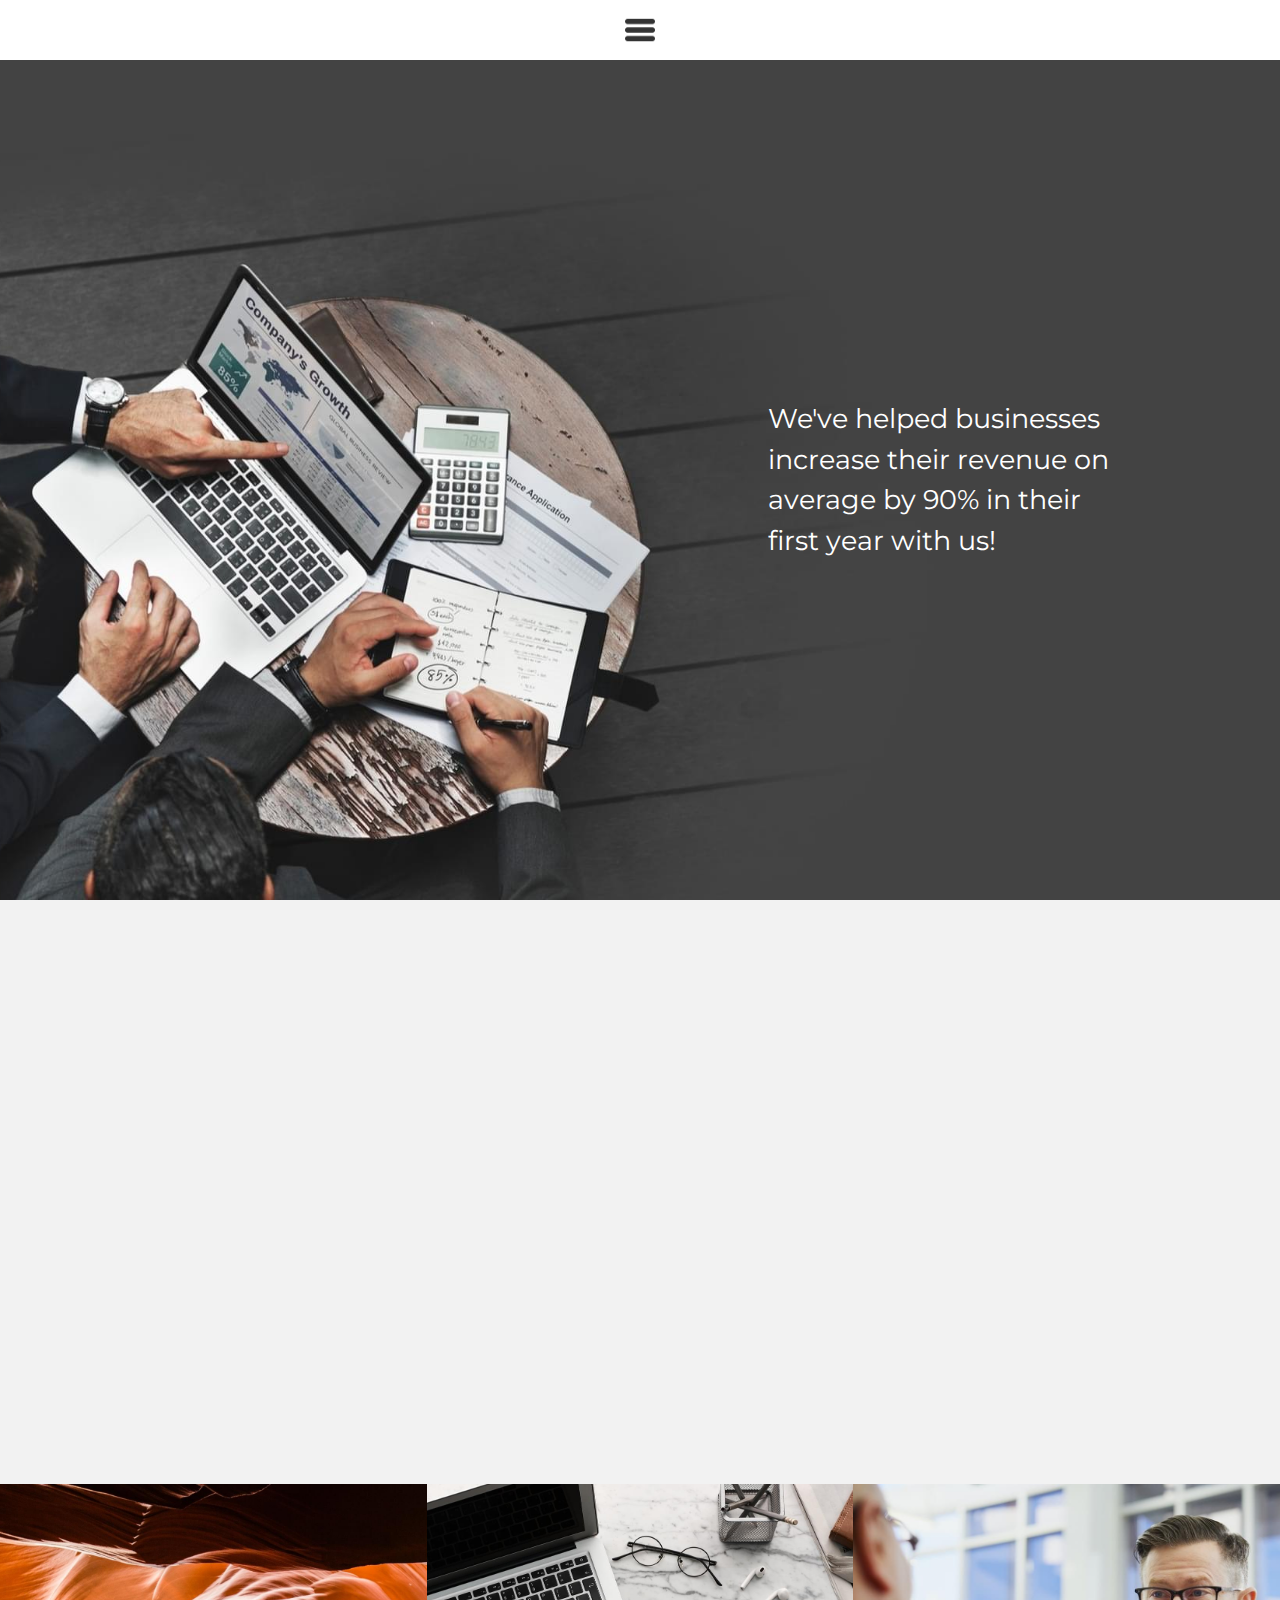
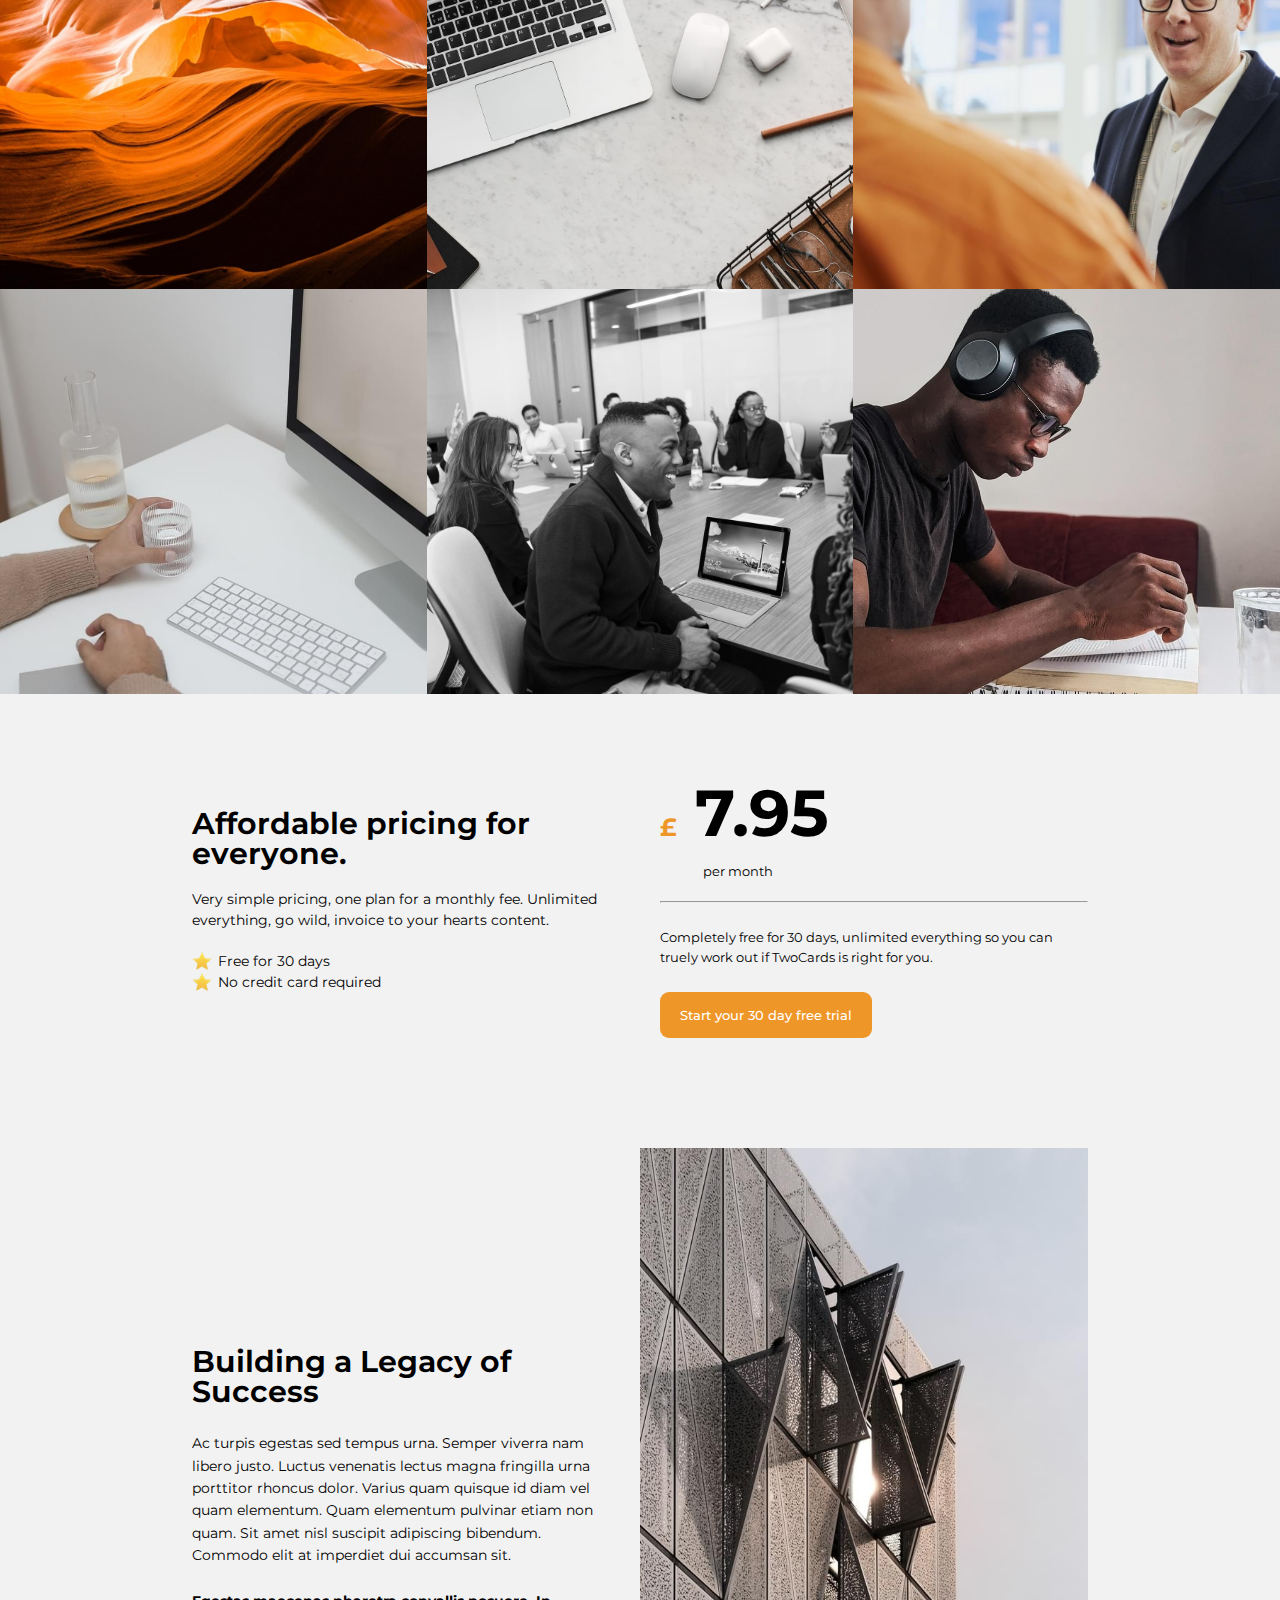
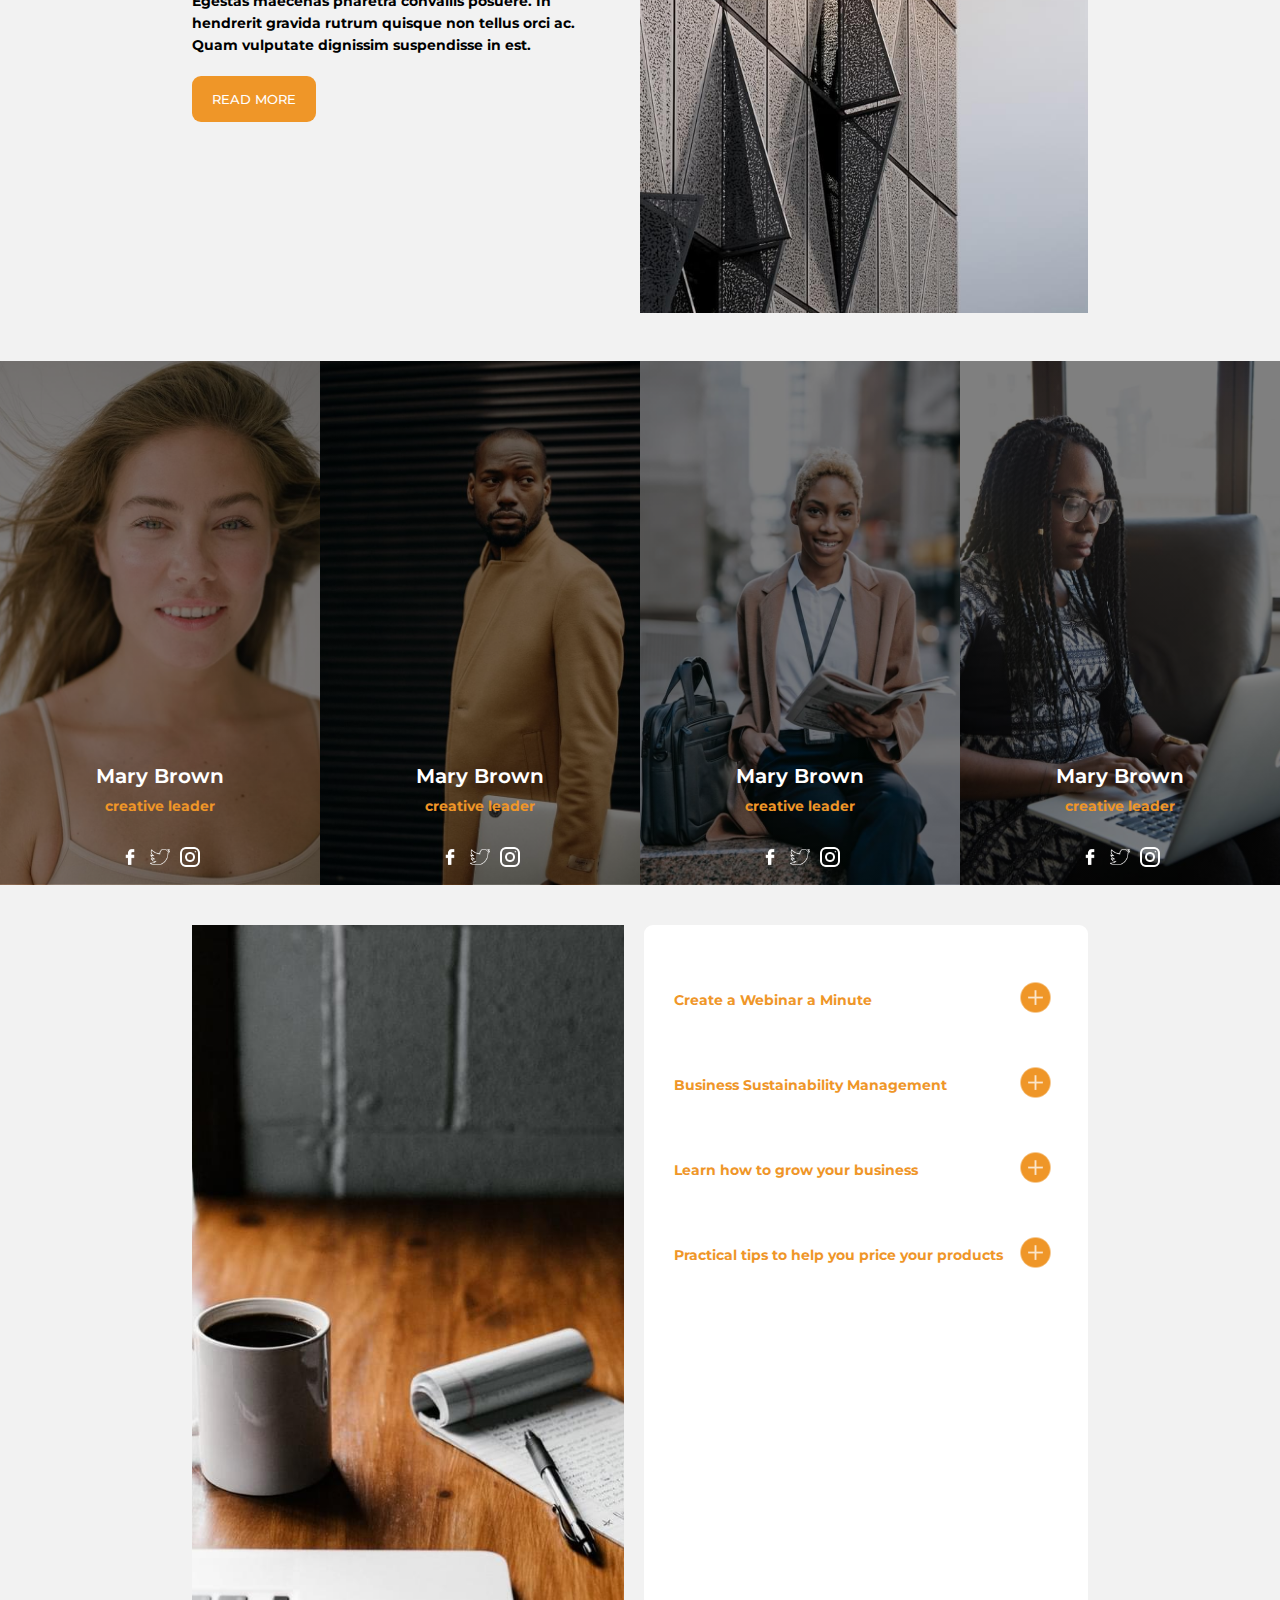
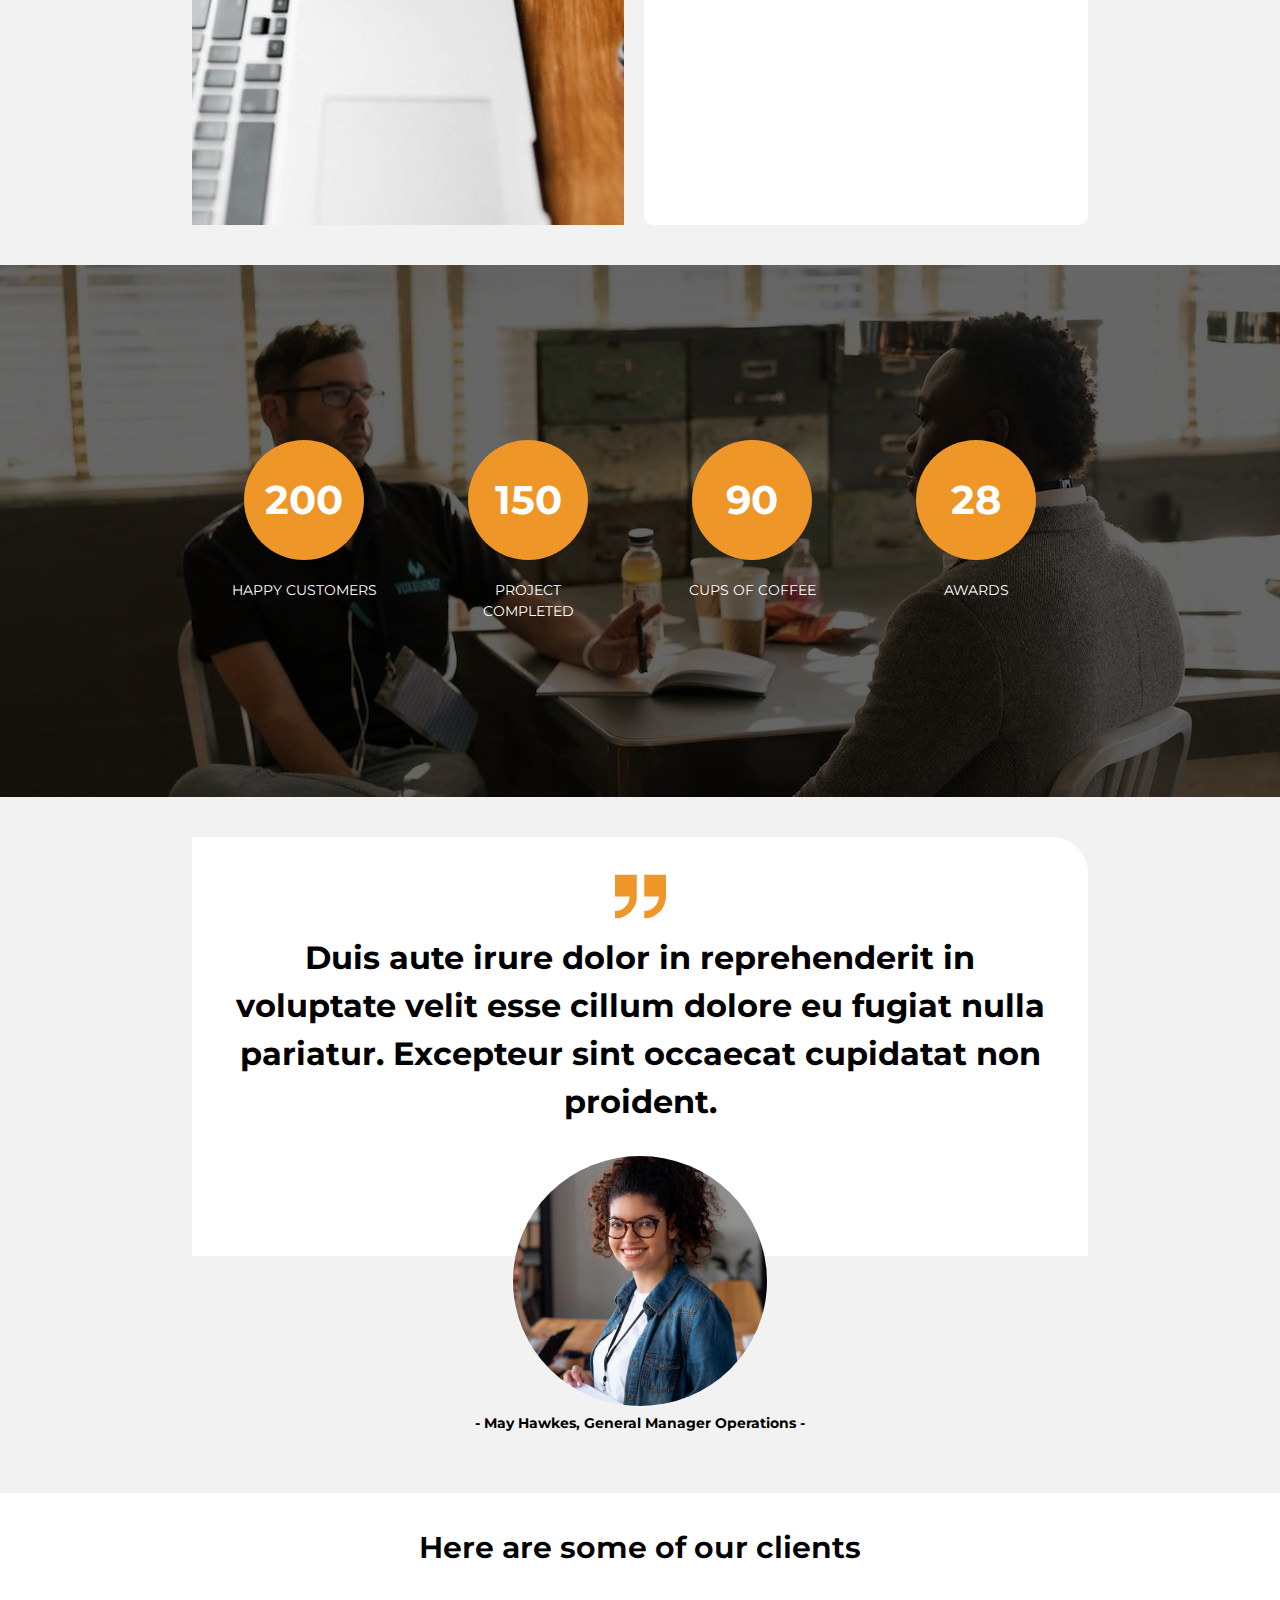
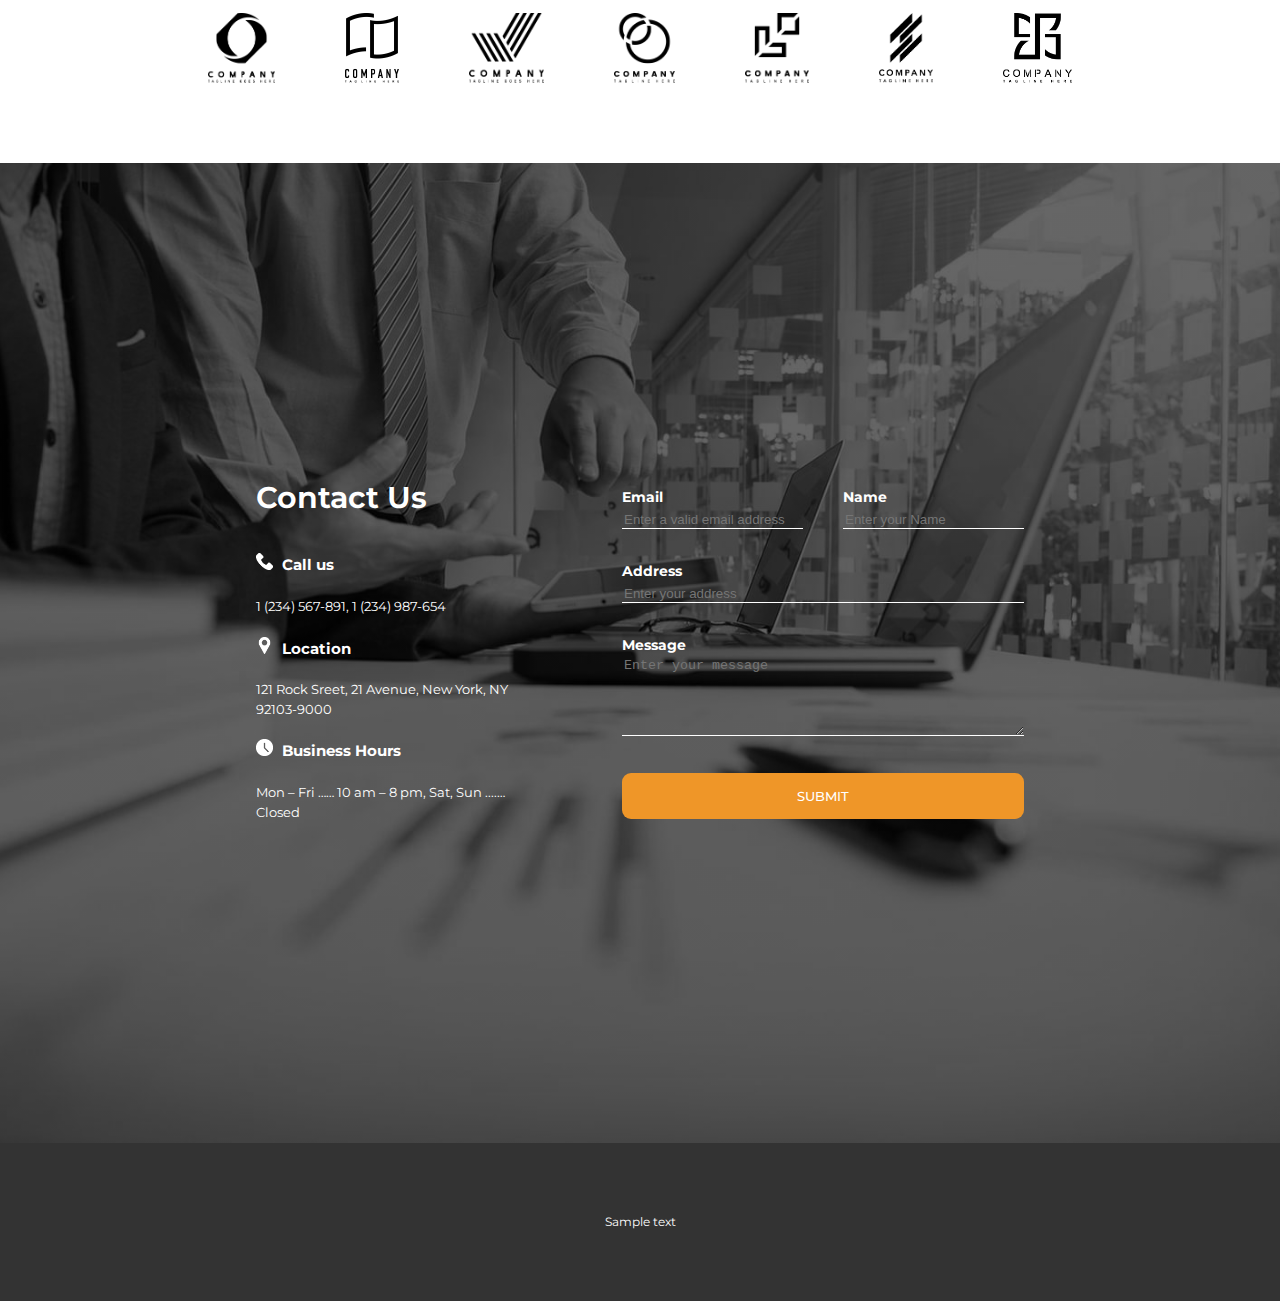
<file: 6/index.html>
<!DOCTYPE html>
<html>
    <head>
        <link rel="preconnect" href="https://fonts.googleapis.com">
        <link rel="preconnect" href="https://fonts.gstatic.com" crossorigin>
        <link href="https://fonts.googleapis.com/css2?family=Alegreya+Sans+SC:ital,wght@0,100;0,300;0,400;0,500;0,700;0,800;0,900;1,100;1,300;1,400;1,500;1,700;1,800;1,900&family=Antic+Didone&family=Arvo:ital,wght@0,400;0,700;1,400;1,700&family=Montserrat:ital,wght@0,100..900;1,100..900&display=swap" rel="stylesheet">
        <link rel="stylesheet" href="css/style.css">
    </head>
    <body>
        <div class="menu_abs">
            <div class="crest">
                <img src="images/close_13653073.png" alt="">
            </div>
            <div class="link">
                <a href="Home.html">Home</a>
                <a href="About.html">About</a>
                <a href="Contact.html">Contact</a>
                <a href="index.html">Page 1</a>
            </div>
        </div>
        <header>
            <img src="images/icon_burger.png" alt="">
            
        </header>
        <section class=" section__intro">
            <div class="intro_text">
                <h2>We've helped businesses increase their revenue on average by 90% in their first year with us!</h2>
            </div>
        </section>
        <section class="section section__cards">
            <div class="block_cards">
                <div class="card card_transform">
                    <div class="card_icon">
                        <img src="images/sectuin_cards/1.png" alt="">
                    </div>
                    <h3>Hight Quality</h3>
                    <p>
                        Vitae suscipit tellus mauris a diam maecenas sed enim ut. Mauris augue neque gravida in
                         fermentum. Praesent semper feugiat nibh sed pulvinar proin id venenatis.
                    </p>
                </div>
                <div class="card card_2">
                    <div class="card_icon">
                        <img src="images/sectuin_cards/2.png" alt="">
                    </div>
                    <h3>Creative Team</h3>
                    <p>
                        Vitae suscipit tellus mauris a diam maecenas sed enim ut. Mauris augue neque gravida in
                         fermentum. Praesent semper feugiat nibh sed pulvinar proin id venenatis.
                    </p>
                </div>
                <div class="card">
                    <div class="card_icon">
                        <img src="images/sectuin_cards/3.png" alt="">
                    </div>
                    <h3>Amazing Results</h3>
                    <p>
                        Vitae suscipit tellus mauris a diam maecenas sed enim ut. Mauris augue neque gravida in
                         fermentum. Praesent semper feugiat nibh sed pulvinar proin id venenatis.
                    </p>
                </div>
                <div class="card">
                    <div class="card_icon">
                        <img src="images/sectuin_cards/4.png" alt="">
                    </div>
                    <h3>Best Pricing</h3>
                    <p>
                        Vitae suscipit tellus mauris a diam maecenas sed enim ut. Mauris augue neque gravida in
                         fermentum. Praesent semper feugiat nibh sed pulvinar proin id venenatis.
                    </p>
                </div>
                <div class="card">
                    <div class="card_icon">
                        <img src="images/sectuin_cards/5.png" alt="">
                    </div>
                    <h3>Innovations</h3>
                    <p>
                        Vitae suscipit tellus mauris a diam maecenas sed enim ut. Mauris augue neque gravida in
                         fermentum. Praesent semper feugiat nibh sed pulvinar proin id venenatis.
                    </p>
                </div>
                <div class="card card_otchet">
                    <div class="card_icon">
                        <img src="images/sectuin_cards/6.png" alt="">
                    </div>
                    <h3>24/7 Support</h3>
                    <p>
                        Vitae suscipit tellus mauris a diam maecenas sed enim ut. Mauris augue neque gravida in
                         fermentum. Praesent semper feugiat nibh sed pulvinar proin id venenatis.
                    </p>
                </div>
               
            </div>
        </section>
        <section class="section__pictures">
            <div class="block_pictures">
                <div class="picture">
                    <img src="images/section_pictures/img1.jpg" alt="">
                </div>
                <div class="picture">
                    <img src="images/section_pictures/img2.jpeg" alt="">
                </div>
                <div class="picture">
                     
                <img src="images/section_pictures/img3.jpg" alt="">
                </div>
                <div class="picture">
                    <img src="images/section_pictures/img4.jpg" alt="">
                </div>
                <div class="picture">
                    <img src="images/section_pictures/img5.jpeg" alt="">
                </div>
                <div class="picture">
                    <img src="images/section_pictures/img6.jpg" alt="">
                </div>
                
               
            </div>
        </section>

        <section class="section section__price">
            <div class="content_price">
                <div class="description_price">
                    <h2 class="bold_h2">Affordable pricing for everyone.</h2>
                    <p class="light_p">Very simple pricing, one plan for a monthly fee. Unlimited everything, go wild, 
                        invoice to your hearts content.
                    </p>
                    <ul>
                        <li>
                            <img src="images/price_звезда.png" alt="">
                            <p  class="light_p">Free for 30 days</p> 
                        </li>
                        <li>
                            <img src="images/price_звезда.png" alt="">
                            <p class="light_p">  No credit card required</p>
                        </li>
                    </ul>
                </div>
                <div class="subscribe_price">
                    <div class="price">
                        <div class="price_per_month">
                            <h1><span class="euro">£</span> 7.95 </h1>  
                            <p> per month</p>
                        </div>
                        
                        <hr>
                        <p class="light_p">
                            Completely free for 30 days, unlimited everything so you can truely 
                            work out if TwoCards is right for you.
                        </p>

                        <button class="btn btn_price">Start your 30 day free trial</button>
                    </div>
                </div>
            </div>
        </section>
        <section class="section section__building">
            <div class="content_building">
                <div class="text_building">
                    <h2 class="bold_h2">Building a Legacy of Success</h2>
                    <p class="light_p">
                        Ac turpis egestas sed tempus urna. Semper viverra nam libero justo. 
                        Luctus venenatis lectus magna fringilla urna porttitor rhoncus dolor. 
                        Varius quam quisque id diam vel quam elementum. Quam elementum pulvinar 
                        etiam non quam. Sit amet nisl suscipit adipiscing bibendum. Commodo elit
                         at imperdiet dui accumsan sit.
                    </p>
                    <p class="bold_p"> 
                        Egestas maecenas pharetra convallis posuere. In hendrerit gravida rutrum quisque 
                        non tellus orci ac. Quam vulputate dignissim suspendisse in est.
                    </p>
                    <button class="btn btn_read_more">Read more</button>
                </div>
                <div class="pict_building">
                    <img src="images/building.jpg" alt="">
                </div>
            </div>
        </section>
        <section class="section__our_team">
            <div class="content_our_team">
                <div class="member_card member_card_1">
                    <h2 class="bold_h2">Mary Brown</h2>
                    <p class="bold_p">creative leader</p>
                    <div class="social_media_block">
                        <img src="images/social_media/facebook.png" alt="">
                        <img src="images/social_media/twitter.png" alt="">
                        <img src="images/social_media/instagram.png" alt="">
                    </div>
                </div>
                <div class="member_card member_card_2">
                    <h2 class="bold_h2">Mary Brown</h2>
                    <p class="bold_p">creative leader</p>
                    <div class="social_media_block">
                        <img src="images/social_media/facebook.png" alt="">
                        <img src="images/social_media/twitter.png" alt="">
                        <img src="images/social_media/instagram.png" alt="">
                    </div>
                </div>
                <div class="member_card member_card_3">
                    <h2 class="bold_h2">Mary Brown</h2>
                    <p class="bold_p">creative leader</p>
                    <div class="social_media_block">
                        <img src="images/social_media/facebook.png" alt="">
                        <img src="images/social_media/twitter.png" alt="">
                        <img src="images/social_media/instagram.png" alt="">
                    </div>
                </div>
                <div class="member_card member_card_4">
                    <h2 class="bold_h2">Mary Brown</h2>
                    <p class="bold_p">creative leader</p>
                    <div class="social_media_block">
                        <img src="images/social_media/facebook.png" alt="">
                        <img src="images/social_media/twitter.png" alt="">
                        <img src="images/social_media/instagram.png" alt="">
                    </div>
                </div>
            </div>
            
        </section>
        <section class="section section__points">
            <div class="content_points">
                <div class="pict_points">
                </div>
                <div class="points_block">
                    <div class="point point_1 ">
                        <div class="text_point">
                            <p class="bold_p">Create a Webinar a Minute</p>
                            <img src="images/plus.PNG" alt="">
                        </div>
                        <div class="answer_point ">
                            <p class="bold_p ">
                                Interdum velit euismod in pellentesque massa placerat duis. Tristique et 
                                egestas quis ipsum suspendisse ultrices gravida dictum fusce. 
                                Nibh nisl condimentum.
                            </p>
                            <ul>
                                <li>Mattis nunc sed blandit libero volutpat.</li>
                                <li>Tortor at risus viverra adipiscing at in tellus.</li>
                                <li>Purus ut faucibus pulvinar elementum.</li>
                                <li>Blandit turpis cursus in hac habitasse.</li>
                            </ul>
                        </div>
                    </div>
                    <div class="point point_2">
                        <div class="text_point">
                            <p class="bold_p">Business Sustainability Management</p>
                            <img src="images/plus.PNG" alt="">
                        </div>
                        <div class="answer_point">
                            <ul>
                                <li>Interdum velit euismod in pellentesque massa.</li>
                                <li>Tristique et egestas quis ipsum suspendisse ultrices gravidae.</li>
                                <li>Nibh nisl condimentum id venenatis a condimentum.</li>
                                <li>Diam volutpat commodo sed egestas egestas fringilla.</li>
                            </ul>
                        </div>
                    </div>
                    <div class="point point_3">
                        <div class="text_point">
                            <p class="bold_p">Learn how to grow your business</p>
                            <img src="images/plus.PNG" alt="">
                        </div>
                        <div class="answer_point">
                            <ul>
                                <li>Mattis nunc sed blandit libero volutpat.</li>
                                <li>Tortor at risus viverra adipiscing at in tellus.</li>
                                <li>Purus ut faucibus pulvinar elementum.</li>
                                <li>Blandit turpis cursus in hac habitasse.e.</li>
                            </ul>
                        </div>
                    </div>
                    <div class="point point_4">
                        <div class="text_point">
                            <p class="bold_p"> Practical tips to help you price your products</p>
                            <img src="images/plus.PNG" alt="">
                        </div>
                        <div class="answer_point">
                            <ul>
                                <li>Mattis nunc sed blandit libero volutpat.</li>
                                <li>Tortor at risus viverra adipiscing at in tellus.</li>
                                <li>Purus ut faucibus pulvinar elementum.</li>
                                <li>Blandit turpis cursus in hac habitasse.e.</li>
                            </ul>
                        </div>
                    </div>
                </div>
            </div>
        </section>

        <section class="section section__numbers">
            <div class="content_numbers">
                <div class="block_numbers block_numbers_1">
                    <h1>200</h1>
                    <p>happy customers</p>
                </div>
                <div class="block_numbers block_numbers_2">
                    <h1>150</h1>
                    <p>Project Completed</p>
                </div>
                <div class="block_numbers block_numbers_3">
                    <h1>90</h1>
                    <p>Cups Of Coffee</p>
                </div>
                <div class="block_numbers block_numbers_4">
                    <h1>28</h1>
                    <p>awards</p>
                </div>
            </div>
        </section>
        <section class="section section__manager">
            <div class="content_manager">
                <div class="text_manager">
                    <img src="images/manager_цитата.PNG" alt="">
                    <h1>
                        Duis aute irure dolor in reprehenderit in voluptate velit esse cillum dolore eu fugiat 
                        nulla pariatur. Excepteur sint occaecat cupidatat non proident.
                    </h1>
                </div>
                <div class="picture_manager">
                    <div class="photo_manager">
                        <img src="images/manager.jpg" alt="">
                    </div>
                    <p class="bold_p">- May Hawkes, General Manager Operations -</p>
                </div>
            </div>
        </section>
        <section class="section__our_clients">
            <div class="content_our_clients">
                <h2 class="bold_h2">Here are some of our clients</h2>
                <div class="block_clients">
                    <img src="images/our clients/1.png" alt="">
                    <img src="images/our clients/2.png" alt="">
                    <img src="images/our clients/3.png" alt="">
                    <img src="images/our clients/4.png" alt="">
                    <img src="images/our clients/5.png" alt="">
                    <img src="images/our clients/6.png" alt="">
                    <img src="images/our clients/7.png" alt="">
                </div>
            </div>
        </section>
        <section class="section section__contact_us">
            <div class="content_contact_us">
                <div class="text_contact_us">
                    <h2 class="bold_h2">Contact Us</h2>
                    <div class="point_contact_us">
                        <h3>
                            <img src="images/contact us/1.png" alt="">
                            Call us
                        </h3>
                        <p>1 (234) 567-891, 1 (234) 987-654</p>
                    </div>
                    <div class="point_contact_us">
                        <h3>
                            <img src="images/contact us/2.png" alt="">
                            Location
                        </h3>
                        <p>121 Rock Sreet, 21 Avenue, New York, NY 92103-9000</p>
                    </div>
                    <div class="point_contact_us">
                        <h3>
                            <img src="images/contact us/3.png" alt="">
                            Business Hours
                        </h3>
                        <p>Mon – Fri …… 10 am – 8 pm, Sat, Sun ....… Closed</p>
                    </div>
                </div>
                <div class="form_contact_us">
                    <div class="email_and_name">
                        <label for="">
                            <p class="bold_p">Email</p>
                            <input type="email" placeholder="Enter a valid email address">
                        </label>
                        <label for="">
                            <p class="bold_p">Name</p>
                            <input type="email" placeholder="Enter your Name">
                        </label>
                    </div>
                    
                    <label for="">
                        <p class="bold_p">Address</p>
                        <input type="email" placeholder="Enter your address">
                    </label>
                    <label for="">
                        <p class="bold_p">Message</p>
                        <textarea name="" id="" rows="5" placeholder="Enter your message"></textarea>
                   
                    </label>
                    <button class="btn btn_submit">SUbmit</button>
                </div>
            </div>
        </section>

        <footer>
            <div class="text_footer">
                <p>Sample text</p>
            </div>
        </footer>
    </body>
    <script src="js/script.js"></script>
</html>
</file>
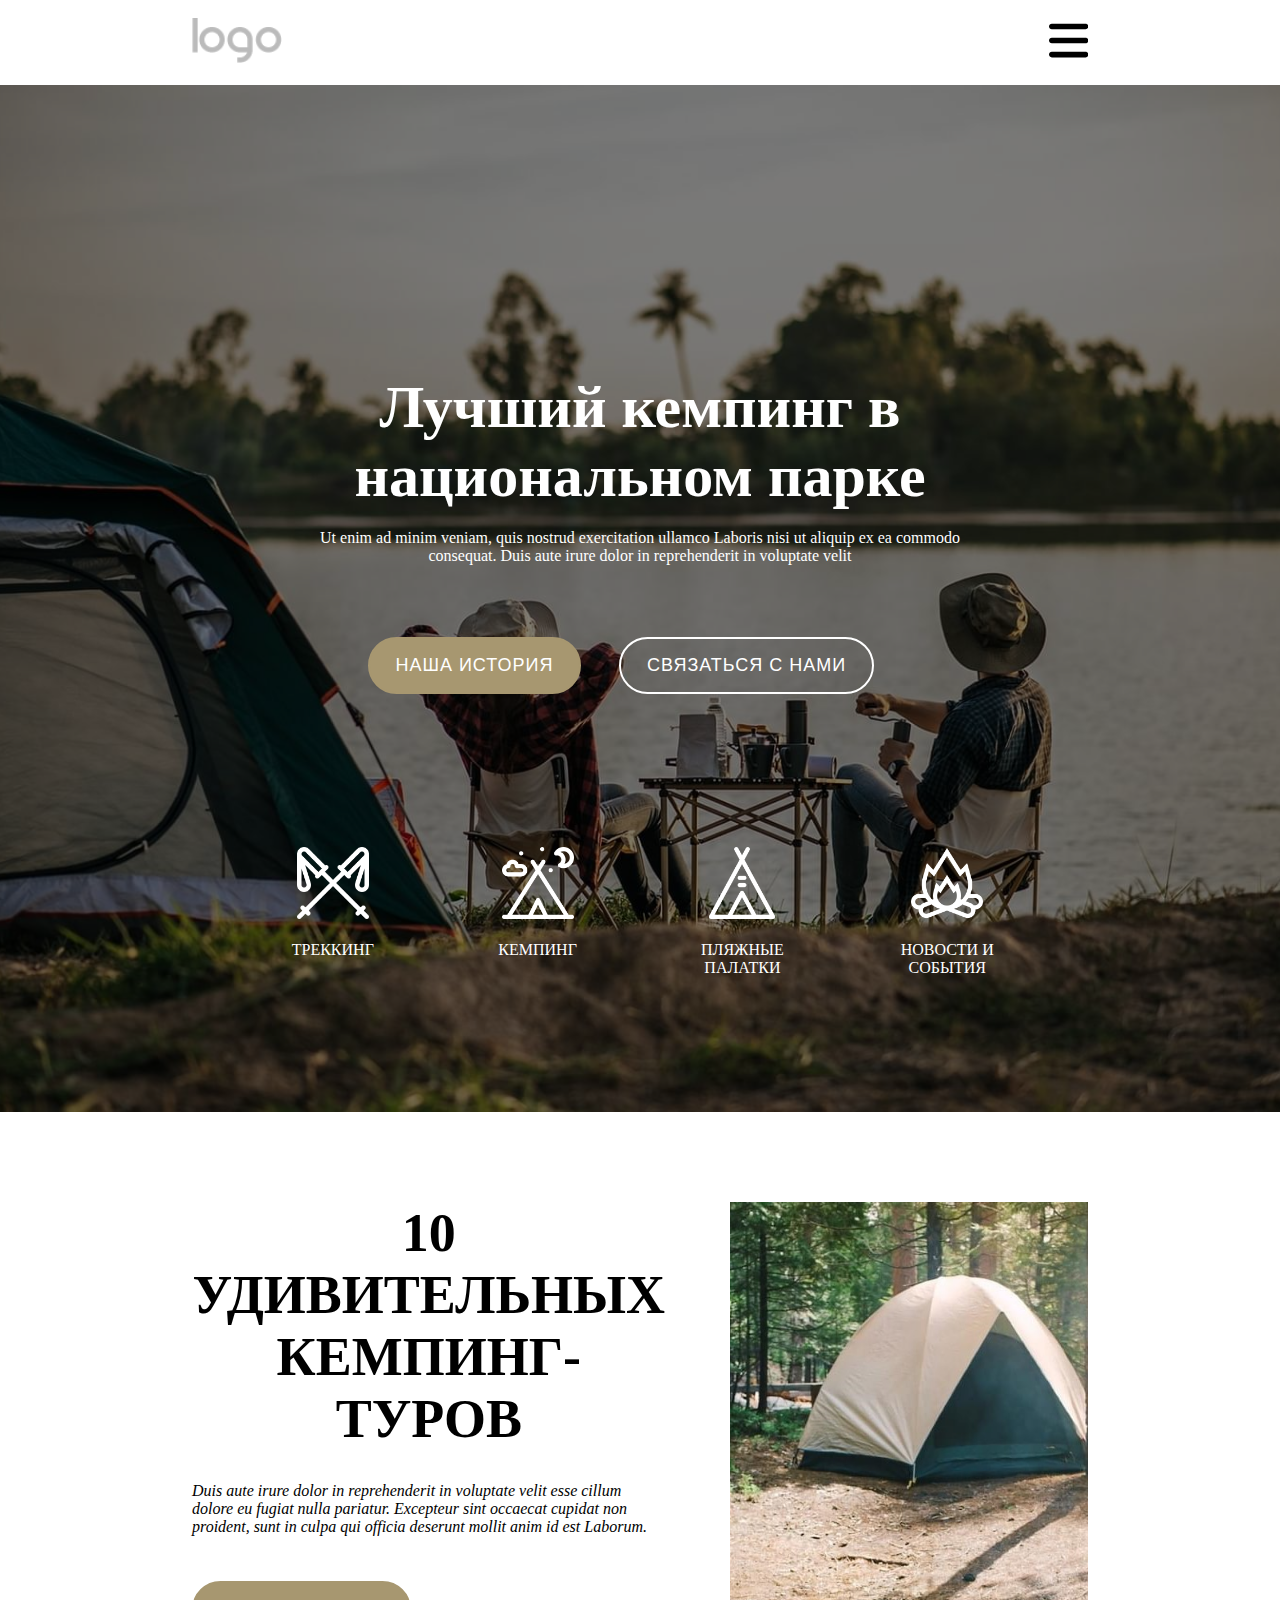
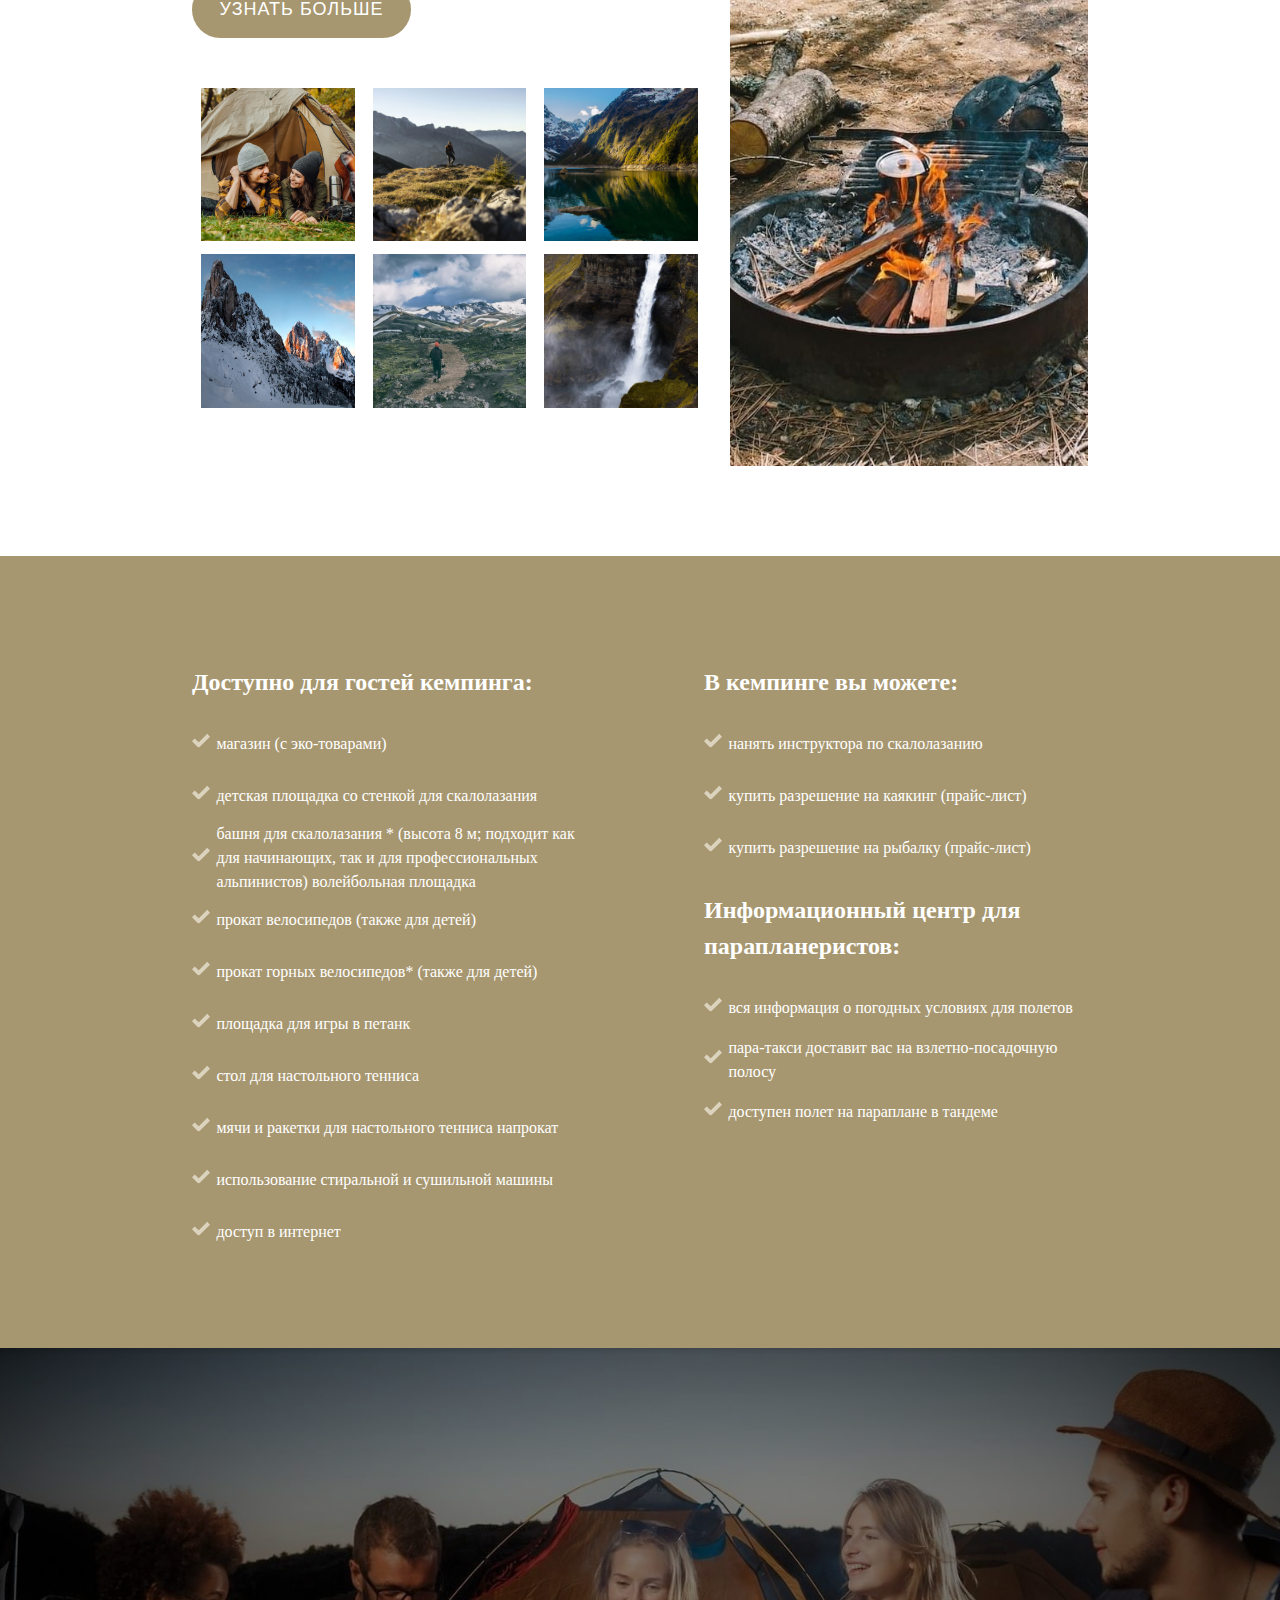
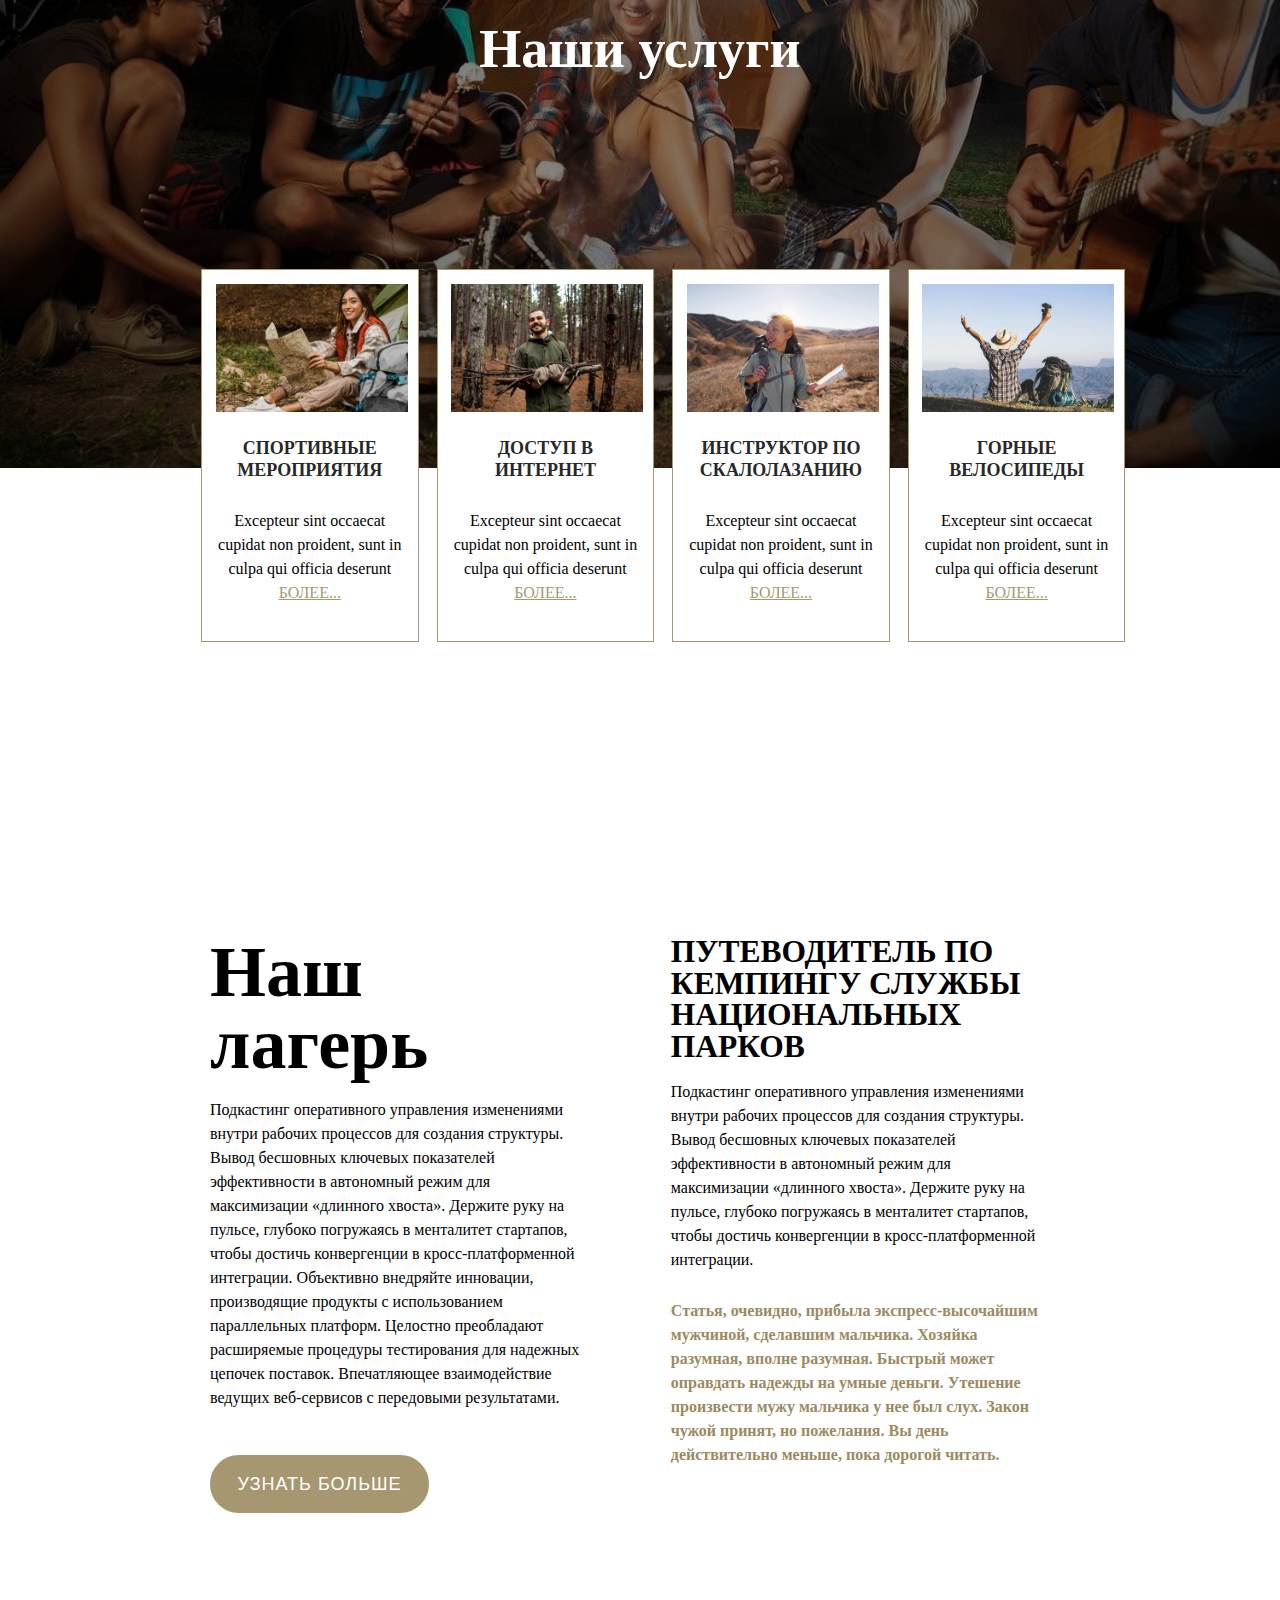
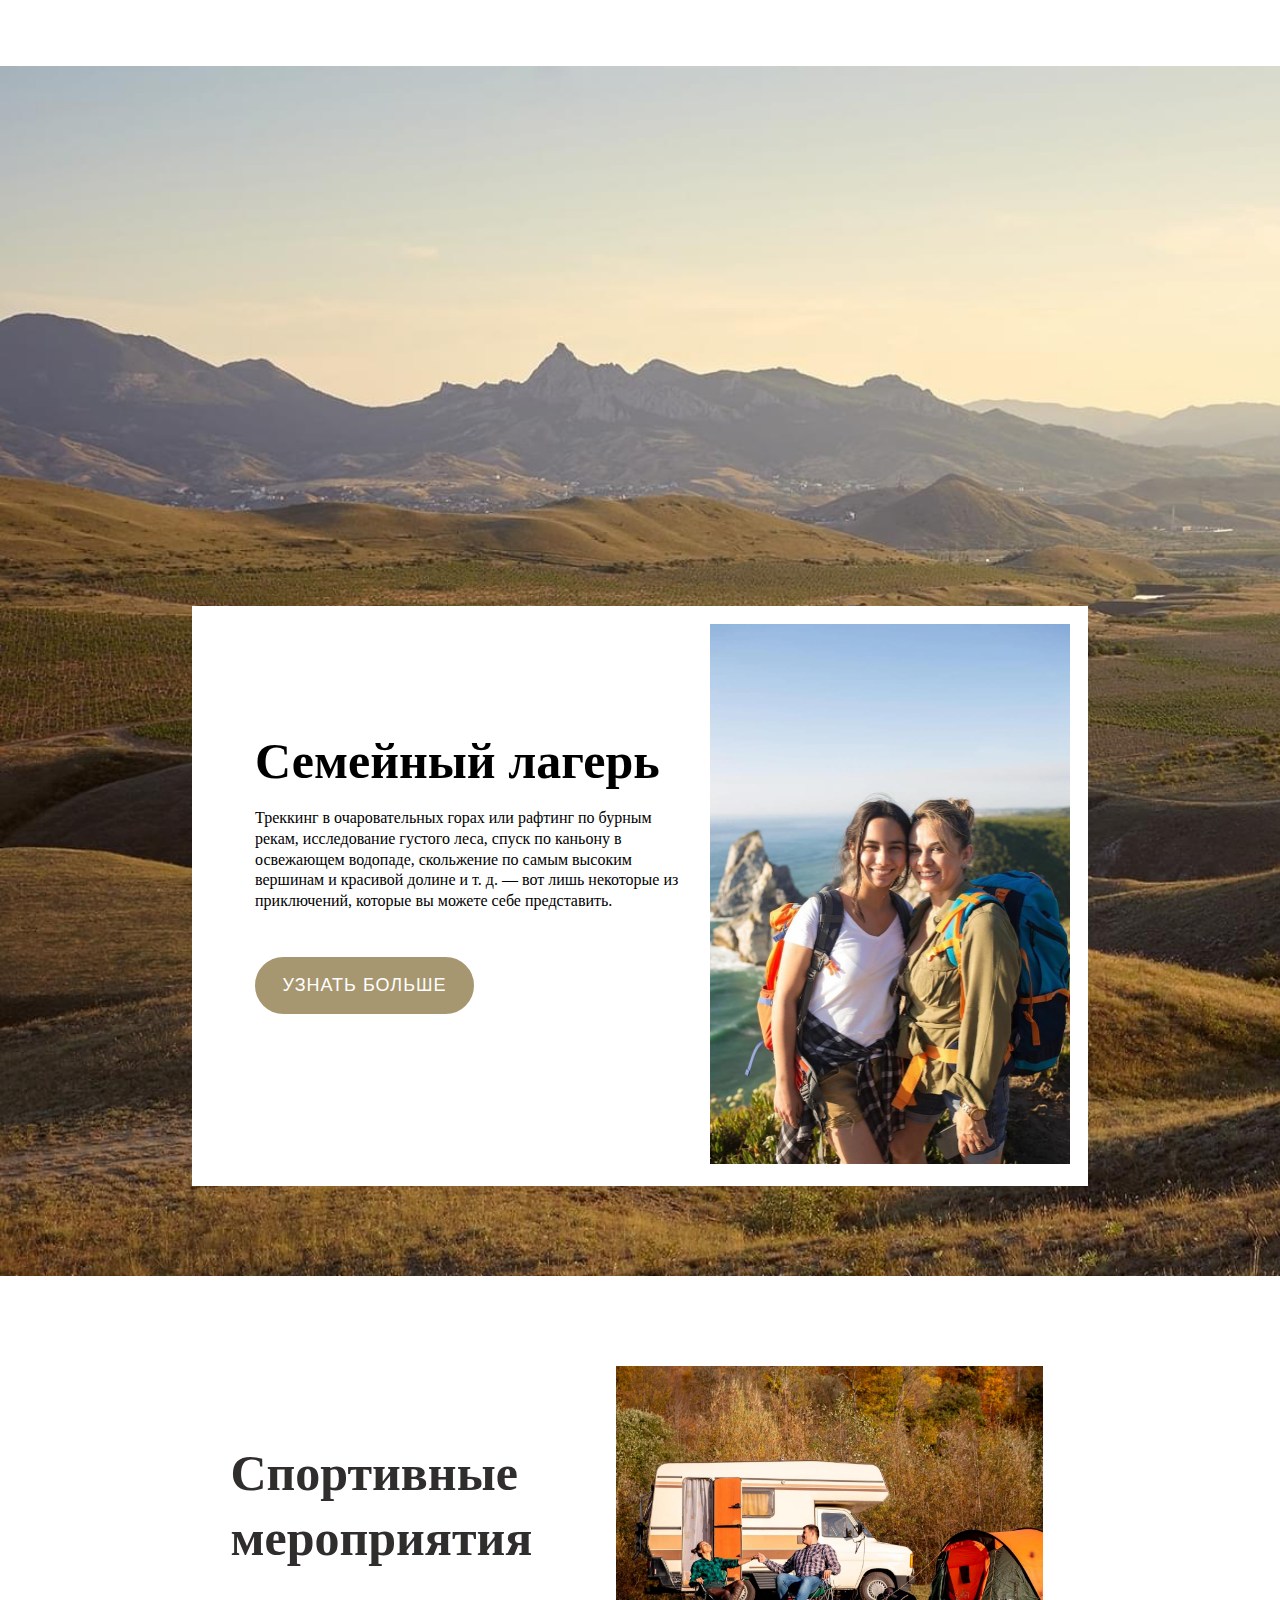
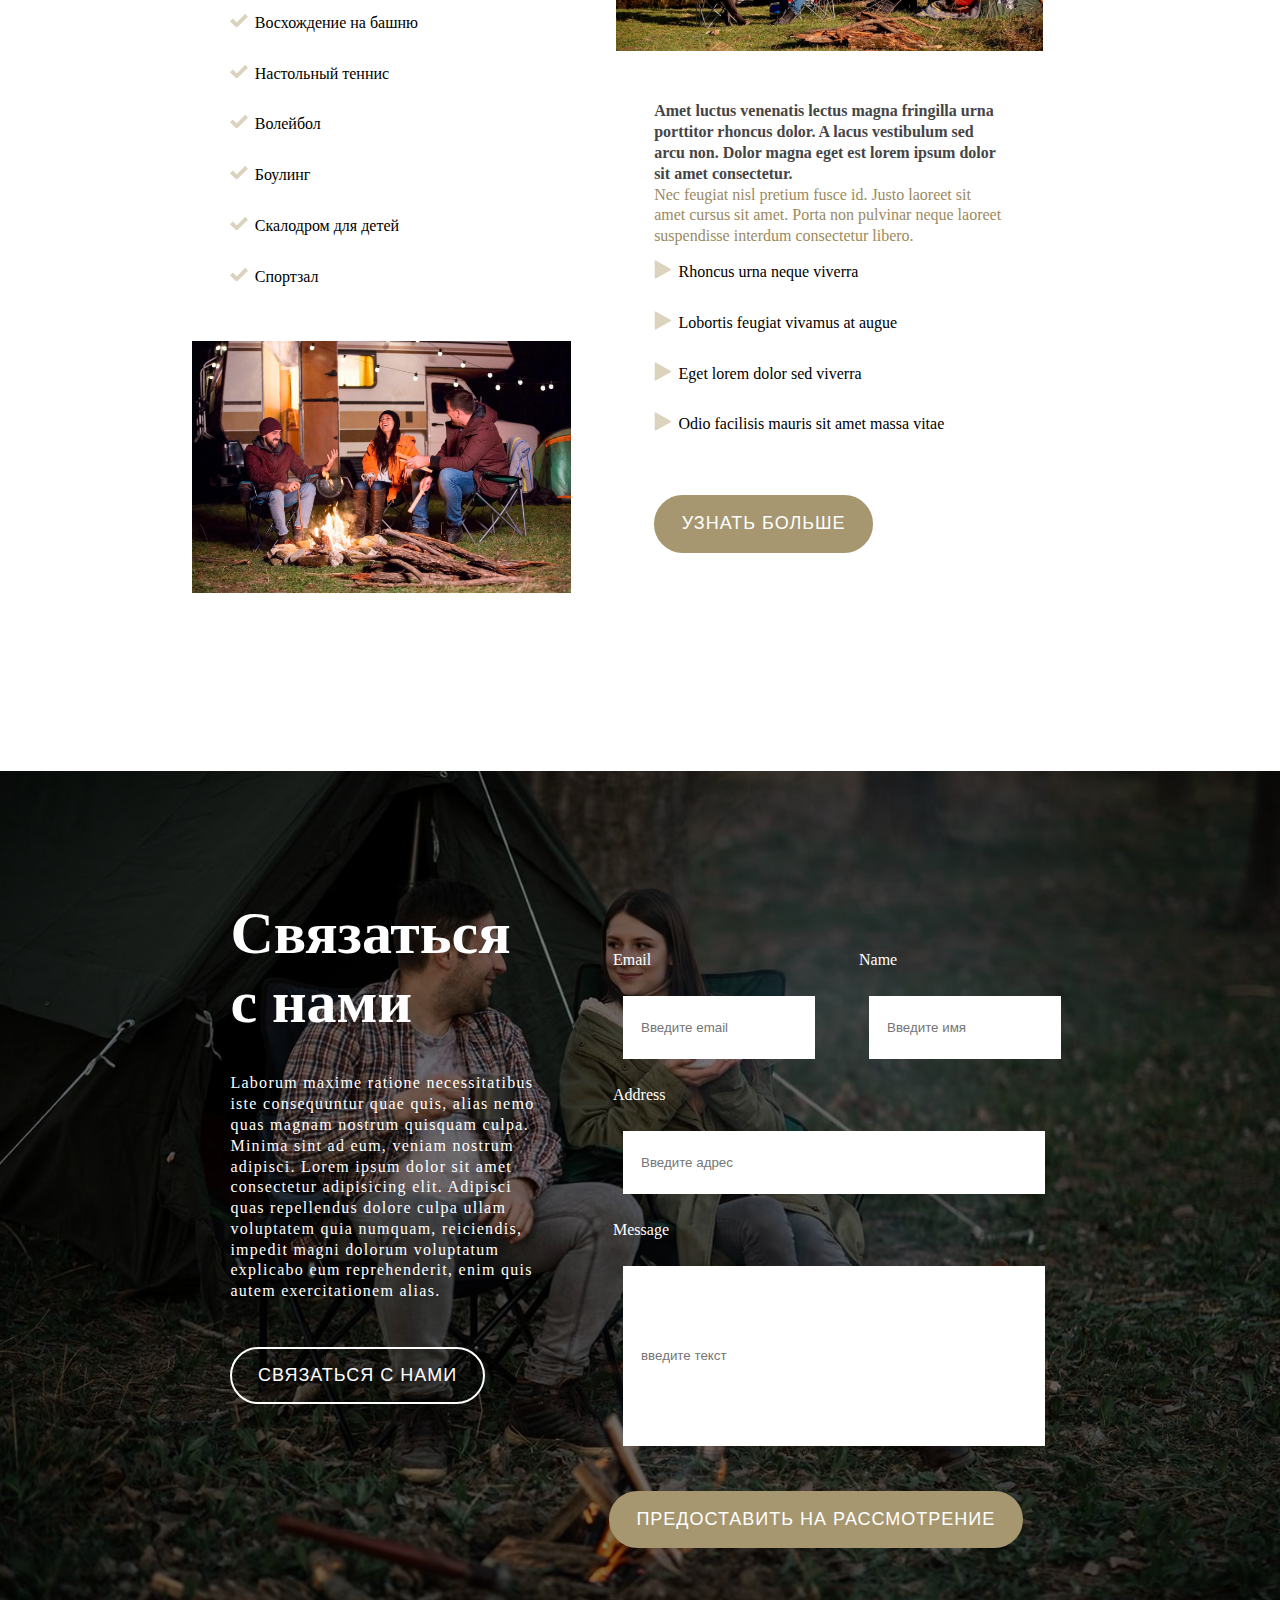
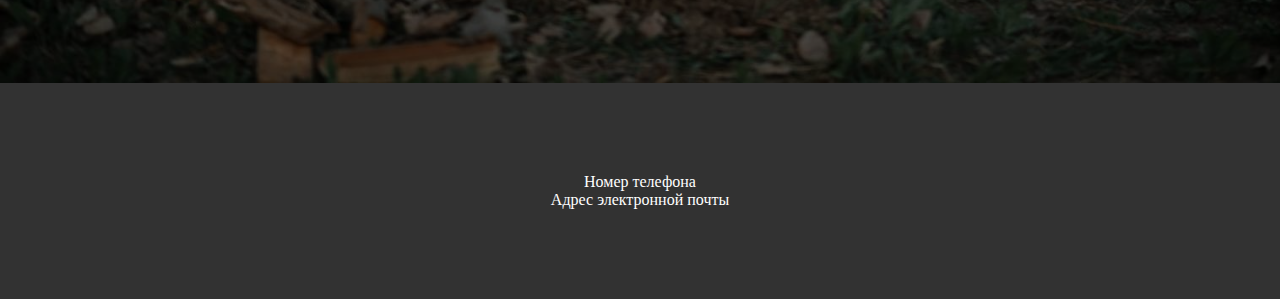
<file: 1/site/index.html>
<!DOCTYPE html>
<html>
    <head>
        <link rel="stylesheet" href="style.css">
        <meta charset="utf-8">
        <meta name="viewport" content="width=device-width,initial-scale=1.0">
    </head>
    <body>
        <header>
            <div class="header__logo">
                <img src="images/intro/intro__logo.png" alt="">
            </div>
            <div class="header__menu">
                <svg xmlns="http://www.w3.org/2000/svg" viewBox="0 0 448 512"><!--!Font Awesome Free 6.7.2 by @fontawesome - https://fontawesome.com License - https://fontawesome.com/license/free Copyright 2025 Fonticons, Inc.--><path d="M0 96C0 78.3 14.3 64 32 64l384 0c17.7 0 32 14.3 32 32s-14.3 32-32 32L32 128C14.3 128 0 113.7 0 96zM0 256c0-17.7 14.3-32 32-32l384 0c17.7 0 32 14.3 32 32s-14.3 32-32 32L32 288c-17.7 0-32-14.3-32-32zM448 416c0 17.7-14.3 32-32 32L32 448c-17.7 0-32-14.3-32-32s14.3-32 32-32l384 0c17.7 0 32 14.3 32 32z"/></svg>
            </div>
        </header>
        <section class="section--intro">
            <div class="intro__text">
                <h1>Лучший кемпинг в национальном парке</h1>
                <p>Ut enim ad minim veniam, quis nostrud exercitation ullamco Laboris nisi ut aliquip ex ea commodo consequat. Duis aute irure dolor in reprehenderit in voluptate velit</p>
                <div class="intro__btns">
                    <button class="btn btn--1">Наша история</button>
                    <button class="btn btn--2">Связаться с нами</button>
                </div>
            </div>
           
           
            <div class="intro__bottom__block">
                <figure class="intro__block__picture">
                    <img src="images/intro/1.png" alt="">
                    <figcaption>ТРЕККИНГ</figcaption>
                </figure>
                <figure class="intro__block__picture">
                    <img src="images/intro/2.png" alt="">
                    <figcaption>кемпинг</figcaption>
                </figure>
                <figure class="intro__block__picture">
                    <img src="images/intro/3.png" alt="">
                    <figcaption>Пляжные палатки</figcaption>
                </figure>
                <figure class="intro__block__picture">
                    <img src="images/intro/4.png" alt="">
                    <figcaption>новости и события</figcaption>
                </figure>
            </div>
        </section>

        <section class="section--am_places">
            <div class="am_places--block--right">
                <div class="am_places__text">
                    <h1>10 удивительных кемпинг-туров</h1>
                    <p>
                        Duis aute irure dolor in reprehenderit in voluptate velit esse cillum dolore eu fugiat nulla pariatur. Excepteur sint occaecat cupidat non proident, sunt in culpa qui officia deserunt mollit anim id est Laborum.
                    </p>
                    <button class="btn btn--1">Узнать больше</button>
                </div>
                <div class="am_places--right__pictures">
                    <div class="right__pict">
                        <img src="images/am_2/1.jpg" alt="">
                    </div>
                    <div class="right__pict">
                        <img src="images/am_2/2.jpg" alt="">
                    </div>
                    <div class="right__pict">
                        <img src="images/am_2/3.jpg" alt="">
                    </div>
                    <div class="right__pict">
                        <img src="images/am_2/4.jpg" alt="">
                    </div>
                    <div class="right__pict">
                        <img src="images/am_2/5.jpg" alt="">
                    </div>
                    <div class="right__pict">
                        <img src="images/am_2/6.jpg" alt="">
                    </div>
                </div>
            </div>
            <div class="am_places--block--left">
                <img src="images/am_2/7.jpg" alt="">
            </div>
        </section>

        <section class="section--points">
          
            <div class="points--block points--block--1">
                <h2>Доступно для гостей кемпинга:</h2>
                <ul>
                    <li>
                        <div class="point--svg">
                            <svg class="u-svg-content" viewBox="0 0 512 512" id="svg-c38d">
                                <path d="m433.1 67.1-231.8 231.9c-6.2 6.2-16.4 6.2-22.6 0l-99.8-99.8-78.9 78.8 150.5 150.5c10.5 10.5 24.6 16.3 39.4 16.3 14.8 0 29-5.9 39.4-16.3l282.7-282.5z" fill="currentColor"></path>
                            </svg>
                        </div>
                        магазин (с эко-товарами)
                    </li>
                    <li>
                        <div class="point--svg">
                            <svg class="u-svg-content" viewBox="0 0 512 512" id="svg-c38d">
                                <path d="m433.1 67.1-231.8 231.9c-6.2 6.2-16.4 6.2-22.6 0l-99.8-99.8-78.9 78.8 150.5 150.5c10.5 10.5 24.6 16.3 39.4 16.3 14.8 0 29-5.9 39.4-16.3l282.7-282.5z" fill="currentColor"></path>
                            </svg>
                        </div>
                        детская площадка со стенкой для скалолазания</li>
                    <li>
                        <div class="point--svg">
                            <svg class="u-svg-content" viewBox="0 0 512 512" id="svg-c38d">
                                <path d="m433.1 67.1-231.8 231.9c-6.2 6.2-16.4 6.2-22.6 0l-99.8-99.8-78.9 78.8 150.5 150.5c10.5 10.5 24.6 16.3 39.4 16.3 14.8 0 29-5.9 39.4-16.3l282.7-282.5z" fill="currentColor"></path>
                            </svg>
                        </div>
                        башня для скалолазания * (высота 8 м; подходит как для начинающих, так и для профессиональных альпинистов)
                        волейбольная площадка</li>
                    <li>
                        <div class="point--svg">
                            <svg class="u-svg-content" viewBox="0 0 512 512" id="svg-c38d">
                                <path d="m433.1 67.1-231.8 231.9c-6.2 6.2-16.4 6.2-22.6 0l-99.8-99.8-78.9 78.8 150.5 150.5c10.5 10.5 24.6 16.3 39.4 16.3 14.8 0 29-5.9 39.4-16.3l282.7-282.5z" fill="currentColor"></path>
                            </svg>
                        </div>
                        прокат велосипедов (также для детей)</li>
                    <li>
                        <div class="point--svg">
                            <svg class="u-svg-content" viewBox="0 0 512 512" id="svg-c38d">
                                <path d="m433.1 67.1-231.8 231.9c-6.2 6.2-16.4 6.2-22.6 0l-99.8-99.8-78.9 78.8 150.5 150.5c10.5 10.5 24.6 16.3 39.4 16.3 14.8 0 29-5.9 39.4-16.3l282.7-282.5z" fill="currentColor"></path>
                            </svg>
                        </div>
                        прокат горных велосипедов* (также для детей)</li>
                    <li>
                        <div class="point--svg">
                            <svg class="u-svg-content" viewBox="0 0 512 512" id="svg-c38d">
                                <path d="m433.1 67.1-231.8 231.9c-6.2 6.2-16.4 6.2-22.6 0l-99.8-99.8-78.9 78.8 150.5 150.5c10.5 10.5 24.6 16.3 39.4 16.3 14.8 0 29-5.9 39.4-16.3l282.7-282.5z" fill="currentColor"></path>
                            </svg>
                        </div>
                        площадка для игры в петанк</li>
                    <li>
                        <div class="point--svg">
                            <svg class="u-svg-content" viewBox="0 0 512 512" id="svg-c38d">
                                <path d="m433.1 67.1-231.8 231.9c-6.2 6.2-16.4 6.2-22.6 0l-99.8-99.8-78.9 78.8 150.5 150.5c10.5 10.5 24.6 16.3 39.4 16.3 14.8 0 29-5.9 39.4-16.3l282.7-282.5z" fill="currentColor"></path>
                            </svg>
                        </div>
                        стол для настольного тенниса</li>
                    <li>
                        <div class="point--svg">
                            <svg class="u-svg-content" viewBox="0 0 512 512" id="svg-c38d">
                                <path d="m433.1 67.1-231.8 231.9c-6.2 6.2-16.4 6.2-22.6 0l-99.8-99.8-78.9 78.8 150.5 150.5c10.5 10.5 24.6 16.3 39.4 16.3 14.8 0 29-5.9 39.4-16.3l282.7-282.5z" fill="currentColor"></path>
                            </svg>
                        </div>
                        мячи и ракетки для настольного тенниса напрокат</li>
                    <li>
                        <div class="point--svg">
                            <svg class="u-svg-content" viewBox="0 0 512 512" id="svg-c38d">
                                <path d="m433.1 67.1-231.8 231.9c-6.2 6.2-16.4 6.2-22.6 0l-99.8-99.8-78.9 78.8 150.5 150.5c10.5 10.5 24.6 16.3 39.4 16.3 14.8 0 29-5.9 39.4-16.3l282.7-282.5z" fill="currentColor"></path>
                            </svg>
                        </div>
                        использование стиральной и сушильной машины</li>
                    <li>
                        <div class="point--svg">
                            <svg class="u-svg-content" viewBox="0 0 512 512" id="svg-c38d">
                                <path d="m433.1 67.1-231.8 231.9c-6.2 6.2-16.4 6.2-22.6 0l-99.8-99.8-78.9 78.8 150.5 150.5c10.5 10.5 24.6 16.3 39.4 16.3 14.8 0 29-5.9 39.4-16.3l282.7-282.5z" fill="currentColor"></path>
                            </svg>
                        </div>
                        доступ в интернет</li>
                </ul>
            </div>
            <div class="points--blocks">
                <div class="points--block points--block--2">
                    <h2>В кемпинге вы можете: </h2>
                    <ul class="points">
                        <li>
                            <div class="point--svg">
                                <svg class="u-svg-content" viewBox="0 0 512 512" id="svg-c38d">
                                    <path d="m433.1 67.1-231.8 231.9c-6.2 6.2-16.4 6.2-22.6 0l-99.8-99.8-78.9 78.8 150.5 150.5c10.5 10.5 24.6 16.3 39.4 16.3 14.8 0 29-5.9 39.4-16.3l282.7-282.5z" fill="currentColor"></path>
                                </svg>
                            </div>
                            нанять инструктора по скалолазанию</li>
                        <li>
                            <div class="point--svg">
                                <svg class="u-svg-content" viewBox="0 0 512 512" id="svg-c38d">
                                    <path d="m433.1 67.1-231.8 231.9c-6.2 6.2-16.4 6.2-22.6 0l-99.8-99.8-78.9 78.8 150.5 150.5c10.5 10.5 24.6 16.3 39.4 16.3 14.8 0 29-5.9 39.4-16.3l282.7-282.5z" fill="currentColor"></path>
                                </svg>
                            </div>
                            купить разрешение на каякинг (прайс-лист)</li>
                        <li>
                            <div class="point--svg">
                                <svg class="u-svg-content" viewBox="0 0 512 512" id="svg-c38d">
                                    <path d="m433.1 67.1-231.8 231.9c-6.2 6.2-16.4 6.2-22.6 0l-99.8-99.8-78.9 78.8 150.5 150.5c10.5 10.5 24.6 16.3 39.4 16.3 14.8 0 29-5.9 39.4-16.3l282.7-282.5z" fill="currentColor"></path>
                                </svg>
                            </div>
                            купить разрешение на рыбалку (прайс-лист)</li>
                    </ul>
                </div>
                <div class="points--block points--block--3">
                    <h2>Информационный центр для парапланеристов:</h2>
                    <ul>
                        <li>
                            <div class="point--svg">
                                <svg class="u-svg-content" viewBox="0 0 512 512" id="svg-c38d">
                                    <path d="m433.1 67.1-231.8 231.9c-6.2 6.2-16.4 6.2-22.6 0l-99.8-99.8-78.9 78.8 150.5 150.5c10.5 10.5 24.6 16.3 39.4 16.3 14.8 0 29-5.9 39.4-16.3l282.7-282.5z" fill="currentColor"></path>
                                </svg>
                            </div>
                            вся информация о погодных условиях для полетов</li>
                        <li>
                            <div class="point--svg">
                                <svg class="u-svg-content" viewBox="0 0 512 512" id="svg-c38d">
                                    <path d="m433.1 67.1-231.8 231.9c-6.2 6.2-16.4 6.2-22.6 0l-99.8-99.8-78.9 78.8 150.5 150.5c10.5 10.5 24.6 16.3 39.4 16.3 14.8 0 29-5.9 39.4-16.3l282.7-282.5z" fill="currentColor"></path>
                                </svg>
                            </div>
                            пара-такси доставит вас на взлетно-посадочную полосу</li>
                        <li>
                            <div class="point--svg">
                                <svg class="u-svg-content" viewBox="0 0 512 512" id="svg-c38d">
                                    <path d="m433.1 67.1-231.8 231.9c-6.2 6.2-16.4 6.2-22.6 0l-99.8-99.8-78.9 78.8 150.5 150.5c10.5 10.5 24.6 16.3 39.4 16.3 14.8 0 29-5.9 39.4-16.3l282.7-282.5z" fill="currentColor"></path>
                                </svg>
                            </div>
                            доступен полет на параплане в тандеме</li>
                    </ul>
                </div>
            </div>
       
        </section>

        <section class="section--services">
           <h1>Наши услуги</h1>
           <div class="ser__cards">
                <div class="ser__card">
                    <img src="images/sectoin--3/1.jpg" alt="">
                    <h2>Спортивные мероприятия</h2>
                    <p>
                        Excepteur sint occaecat cupidat non proident, sunt in culpa qui officia deserunt
                    </p>
                    <a href="">Более...</a>
                </div>
                <div class="ser__card">
                    <img src="images/sectoin--3/2.jpg" alt="">
                    <h2>Доступ в интернет</h2>
                    <p>
                        Excepteur sint occaecat cupidat non proident, sunt in culpa qui officia deserunt
                    </p>
                    <a href="">Более...</a>
                </div>
                <div class="ser__card">
                    <img src="images/sectoin--3/3.jpg" alt="">
                    <h2>Инструктор по скалолазанию</h2>
                    <p>
                        Excepteur sint occaecat cupidat non proident, sunt in culpa qui officia deserunt
                    </p>
                    <a href="">Более...</a>
                </div>
                <div class="ser__card">
                    <img src="images/sectoin--3/4.jpg" alt="">
                    <h2>Горные велосипеды</h2>
                    <p>
                        Excepteur sint occaecat cupidat non proident, sunt in culpa qui officia deserunt
                    </p>
                    <a href="">Более...</a>
                </div>
           </div>
        </section>

        <section class="section--our_camp">
            <div class="our_camp our_camp--left">
                <h2>Наш лагерь</h2>
                <p>
                    Подкастинг оперативного управления изменениями внутри рабочих процессов для создания структуры. Вывод бесшовных ключевых показателей эффективности в автономный режим для максимизации «длинного хвоста». Держите руку на пульсе, глубоко погружаясь в менталитет стартапов, чтобы достичь конвергенции в кросс-платформенной интеграции. Объективно внедряйте инновации, производящие продукты с использованием параллельных платформ. Целостно преобладают расширяемые процедуры тестирования для надежных цепочек поставок. Впечатляющее взаимодействие ведущих веб-сервисов с передовыми результатами.
                </p>
                <button class="btn btn--1">Узнать больше</button>
            </div>
            <div class="our_camp our_camp--right">
                <h2>Путеводитель по кемпингу Службы национальных парков</h2>
                <p class="p--1">Подкастинг оперативного управления изменениями внутри рабочих процессов для создания структуры. Вывод бесшовных ключевых показателей эффективности в автономный режим для максимизации «длинного хвоста». Держите руку на пульсе, глубоко погружаясь в менталитет стартапов, чтобы достичь конвергенции в кросс-платформенной интеграции.</p>
                <p class="p--2">Статья, очевидно, прибыла экспресс-высочайшим мужчиной, сделавшим мальчика. Хозяйка разумная, вполне разумная. Быстрый может оправдать надежды на умные деньги. Утешение произвести мужу мальчика у нее был слух. Закон чужой принят, но пожелания. Вы день действительно меньше, пока дорогой читать.</p>
            </div>
        </section>
        <section class="section--family">
            <div class="family__card">
                <div class="family__card--text">
                    <h2>Семейный лагерь</h2>
                    <p>
                        Треккинг в очаровательных горах или рафтинг по бурным рекам, 
                        исследование густого леса, спуск по каньону в освежающем водопаде, 
                        скольжение по самым высоким вершинам и красивой долине и т. д. — 
                        вот лишь некоторые из приключений, которые вы можете себе представить.
                    </p>
                    <button class="btn btn--1">Узнать больше</button>
                </div>
                <div class="family__card--img">
                    <img src="images/family/1.jpg" alt="">
                </div>
               
            </div>
        </section>

        <section class="section--prom">
            <div class="prom prom--left">
                <div class="prom__text">
                    <h2>Спортивные мероприятия</h2>
                    
                    <ul class="points--block">
                        <li>
                            <div class="point--svg">
                                <svg class="u-svg-content" viewBox="0 0 512 512" id="svg-c38d">
                                    <path d="m433.1 67.1-231.8 231.9c-6.2 6.2-16.4 6.2-22.6 0l-99.8-99.8-78.9 78.8 150.5 150.5c10.5 10.5 24.6 16.3 39.4 16.3 14.8 0 29-5.9 39.4-16.3l282.7-282.5z" fill="currentColor"></path>
                                </svg>
                            </div>
                            Восхождение на башню</li>
                        <li>
                            <div class="point--svg">
                                <svg class="u-svg-content" viewBox="0 0 512 512" id="svg-c38d">
                                    <path d="m433.1 67.1-231.8 231.9c-6.2 6.2-16.4 6.2-22.6 0l-99.8-99.8-78.9 78.8 150.5 150.5c10.5 10.5 24.6 16.3 39.4 16.3 14.8 0 29-5.9 39.4-16.3l282.7-282.5z" fill="currentColor"></path>
                                </svg>
                            </div>
                            Настольный теннис</li>
                        <li>
                            <div class="point--svg">
                                <svg class="u-svg-content" viewBox="0 0 512 512" id="svg-c38d">
                                    <path d="m433.1 67.1-231.8 231.9c-6.2 6.2-16.4 6.2-22.6 0l-99.8-99.8-78.9 78.8 150.5 150.5c10.5 10.5 24.6 16.3 39.4 16.3 14.8 0 29-5.9 39.4-16.3l282.7-282.5z" fill="currentColor"></path>
                                </svg>
                            </div>
                            Волейбол</li>
                        <li>
                            <div class="point--svg">
                                <svg class="u-svg-content" viewBox="0 0 512 512" id="svg-c38d">
                                    <path d="m433.1 67.1-231.8 231.9c-6.2 6.2-16.4 6.2-22.6 0l-99.8-99.8-78.9 78.8 150.5 150.5c10.5 10.5 24.6 16.3 39.4 16.3 14.8 0 29-5.9 39.4-16.3l282.7-282.5z" fill="currentColor"></path>
                                </svg>
                            </div>
                            Боулинг</li>
                        <li>
                            <div class="point--svg">
                                <svg class="u-svg-content" viewBox="0 0 512 512" id="svg-c38d">
                                    <path d="m433.1 67.1-231.8 231.9c-6.2 6.2-16.4 6.2-22.6 0l-99.8-99.8-78.9 78.8 150.5 150.5c10.5 10.5 24.6 16.3 39.4 16.3 14.8 0 29-5.9 39.4-16.3l282.7-282.5z" fill="currentColor"></path>
                                </svg>
                            </div>
                            Скалодром для детей</li>
                        <li>
                            <div class="point--svg">
                                <svg class="u-svg-content" viewBox="0 0 512 512" id="svg-c38d">
                                    <path d="m433.1 67.1-231.8 231.9c-6.2 6.2-16.4 6.2-22.6 0l-99.8-99.8-78.9 78.8 150.5 150.5c10.5 10.5 24.6 16.3 39.4 16.3 14.8 0 29-5.9 39.4-16.3l282.7-282.5z" fill="currentColor"></path>
                                </svg>
                            </div>
                            Спортзал
                        </li>
                    </ul>
                </div>
                <img src="images/prom/1.jpg" alt="">
            </div>
            <div class="prom prom--right">
                <img src="images/prom/2.jpg" alt="">
                <div class="prom__text">
                    <p class="p--3">
                        Amet luctus venenatis lectus magna fringilla urna porttitor rhoncus dolor. A lacus vestibulum sed arcu non. Dolor magna eget est lorem ipsum dolor sit amet consectetur.
                    </p>
                    <p  class="p--2">
                        Nec feugiat nisl pretium fusce id. Justo laoreet sit amet cursus sit amet. Porta non pulvinar neque laoreet suspendisse interdum consectetur libero.
                    </p>
                    <ul class="points--block">
                        <li>
                            <div class="point--svg">
                                <svg class="u-svg-content" viewBox="0 0 415.994 415.994" id="svg-2b0f"><path d="m391.645 193.946-352-192c-4.96-2.688-10.976-2.592-15.808.288-4.864 2.88-7.84 8.128-7.84 13.76v384c0 5.664 2.976 10.88 7.84 13.76 2.496 1.504 5.344 2.24 8.16 2.24 2.656 0 5.28-.672 7.648-1.984l352-192c5.152-2.752 8.352-8.16 8.352-14.016s-3.2-11.264-8.352-14.048z" fill="currentColor"></path></svg>
                            </div>
                            Rhoncus urna neque viverra
                        </li>
                        <li>
                            <div class="point--svg">
                                <svg class="u-svg-content" viewBox="0 0 415.994 415.994" id="svg-2b0f"><path d="m391.645 193.946-352-192c-4.96-2.688-10.976-2.592-15.808.288-4.864 2.88-7.84 8.128-7.84 13.76v384c0 5.664 2.976 10.88 7.84 13.76 2.496 1.504 5.344 2.24 8.16 2.24 2.656 0 5.28-.672 7.648-1.984l352-192c5.152-2.752 8.352-8.16 8.352-14.016s-3.2-11.264-8.352-14.048z" fill="currentColor"></path></svg>
                              </div>
                            Lobortis feugiat vivamus at augue
                        </li>
                        <li>
                            <div class="point--svg">
                                <svg class="u-svg-content" viewBox="0 0 415.994 415.994" id="svg-2b0f"><path d="m391.645 193.946-352-192c-4.96-2.688-10.976-2.592-15.808.288-4.864 2.88-7.84 8.128-7.84 13.76v384c0 5.664 2.976 10.88 7.84 13.76 2.496 1.504 5.344 2.24 8.16 2.24 2.656 0 5.28-.672 7.648-1.984l352-192c5.152-2.752 8.352-8.16 8.352-14.016s-3.2-11.264-8.352-14.048z" fill="currentColor"></path></svg>
                              </div>
                            Eget lorem dolor sed viverra
                        </li>
                        <li>
                            <div class="point--svg">
                                <svg class="u-svg-content" viewBox="0 0 415.994 415.994" id="svg-2b0f"><path d="m391.645 193.946-352-192c-4.96-2.688-10.976-2.592-15.808.288-4.864 2.88-7.84 8.128-7.84 13.76v384c0 5.664 2.976 10.88 7.84 13.76 2.496 1.504 5.344 2.24 8.16 2.24 2.656 0 5.28-.672 7.648-1.984l352-192c5.152-2.752 8.352-8.16 8.352-14.016s-3.2-11.264-8.352-14.048z" fill="currentColor"></path></svg>
                              </div>
                            Odio facilisis mauris sit amet massa vitae 
                        </li>
                    </ul>
                    <button class="btn btn--1">Узнать больше</button>
                </div>
                
            </div>
        </section>

        <section class="section--conection">
            <div class="conect__text">
                <h2>Связаться с нами</h2>
                <p>
                    Laborum maxime ratione necessitatibus iste consequuntur quae quis, alias nemo quas magnam nostrum quisquam culpa. Minima sint ad eum, veniam nostrum adipisci. Lorem ipsum dolor sit amet consectetur adipisicing elit. Adipisci quas repellendus dolore culpa ullam voluptatem quia numquam, reiciendis, impedit magni dolorum voluptatum explicabo eum reprehenderit, enim quis autem exercitationem alias.
                </p>
                <button class="btn btn--2"> Связаться с нами</button>
            </div>
            <div class="conect__form">
                <form action="">
                    <div class="form__flex">
                        <div class="conect__label">
                            <label>
                                Email
                            </label>
                            <input type="email" name="email" id="email" placeholder="Введите email">
                        </div>
                        <div class="conect__label">
                            <label>
                                Name
                            </label>
                            <input type="text" name="name" id="name" placeholder="Введите имя">
                        </div>
                    </div>
                    
                    <br>
                    <div class="conect__label">
                        <label>
                            Address
                        </label>
                        <input type="text" name="address" id="address" placeholder="Введите адрес">
                        
                    </div>
                    
                    <br>
                    <div class="conect__label">

                        <label>
                            Message
                        </label>
                        <input id="message" rows="10" cols="50" placeholder="введите текст">
                        
                    </div>
                    
                    <br>
                    <div class="conect__btn">
                        <button class="btn btn--1">Предоставить на рассмотрение</button>
                    
                    </div>
                    
                </form>
            </div>
        </section>

        <footer>
            <p>Номер телефона</p>
            <p>Адрес электронной почты</p>
        </footer>
    </body>
</html>
</file>
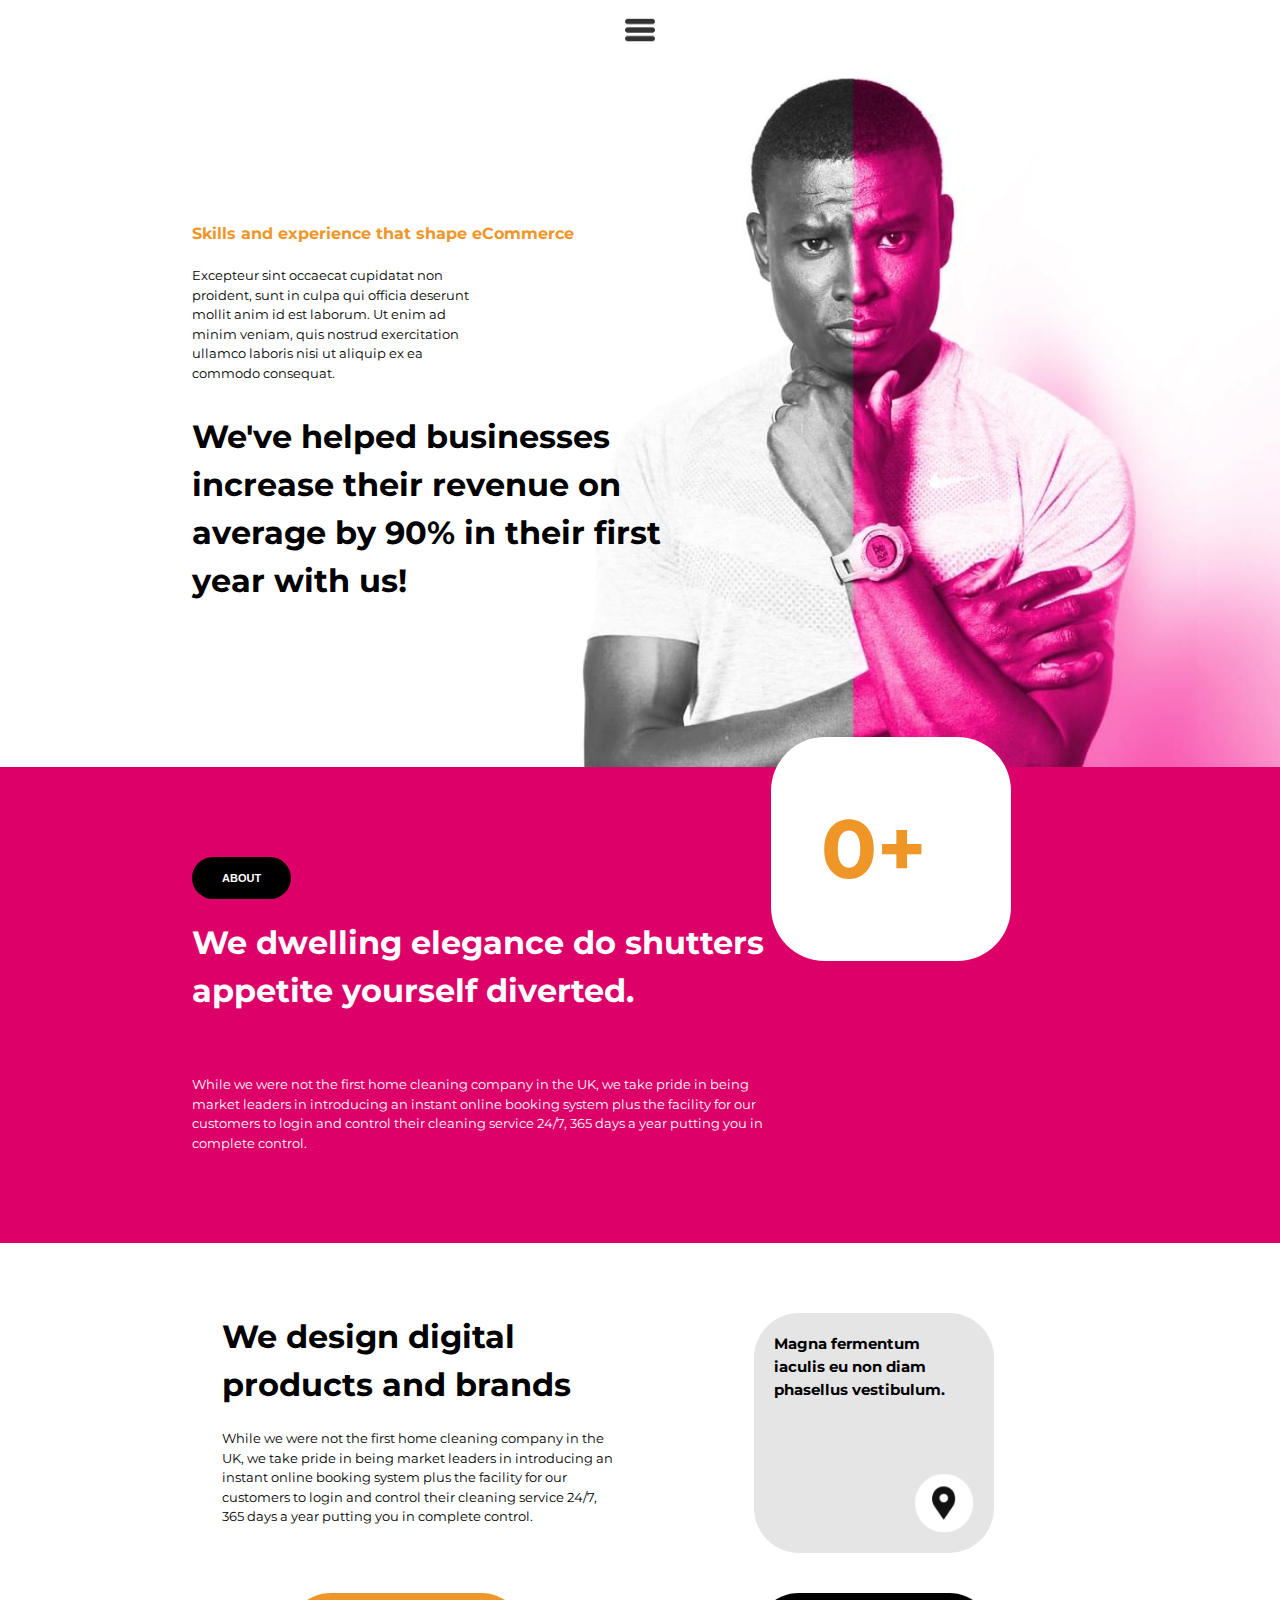
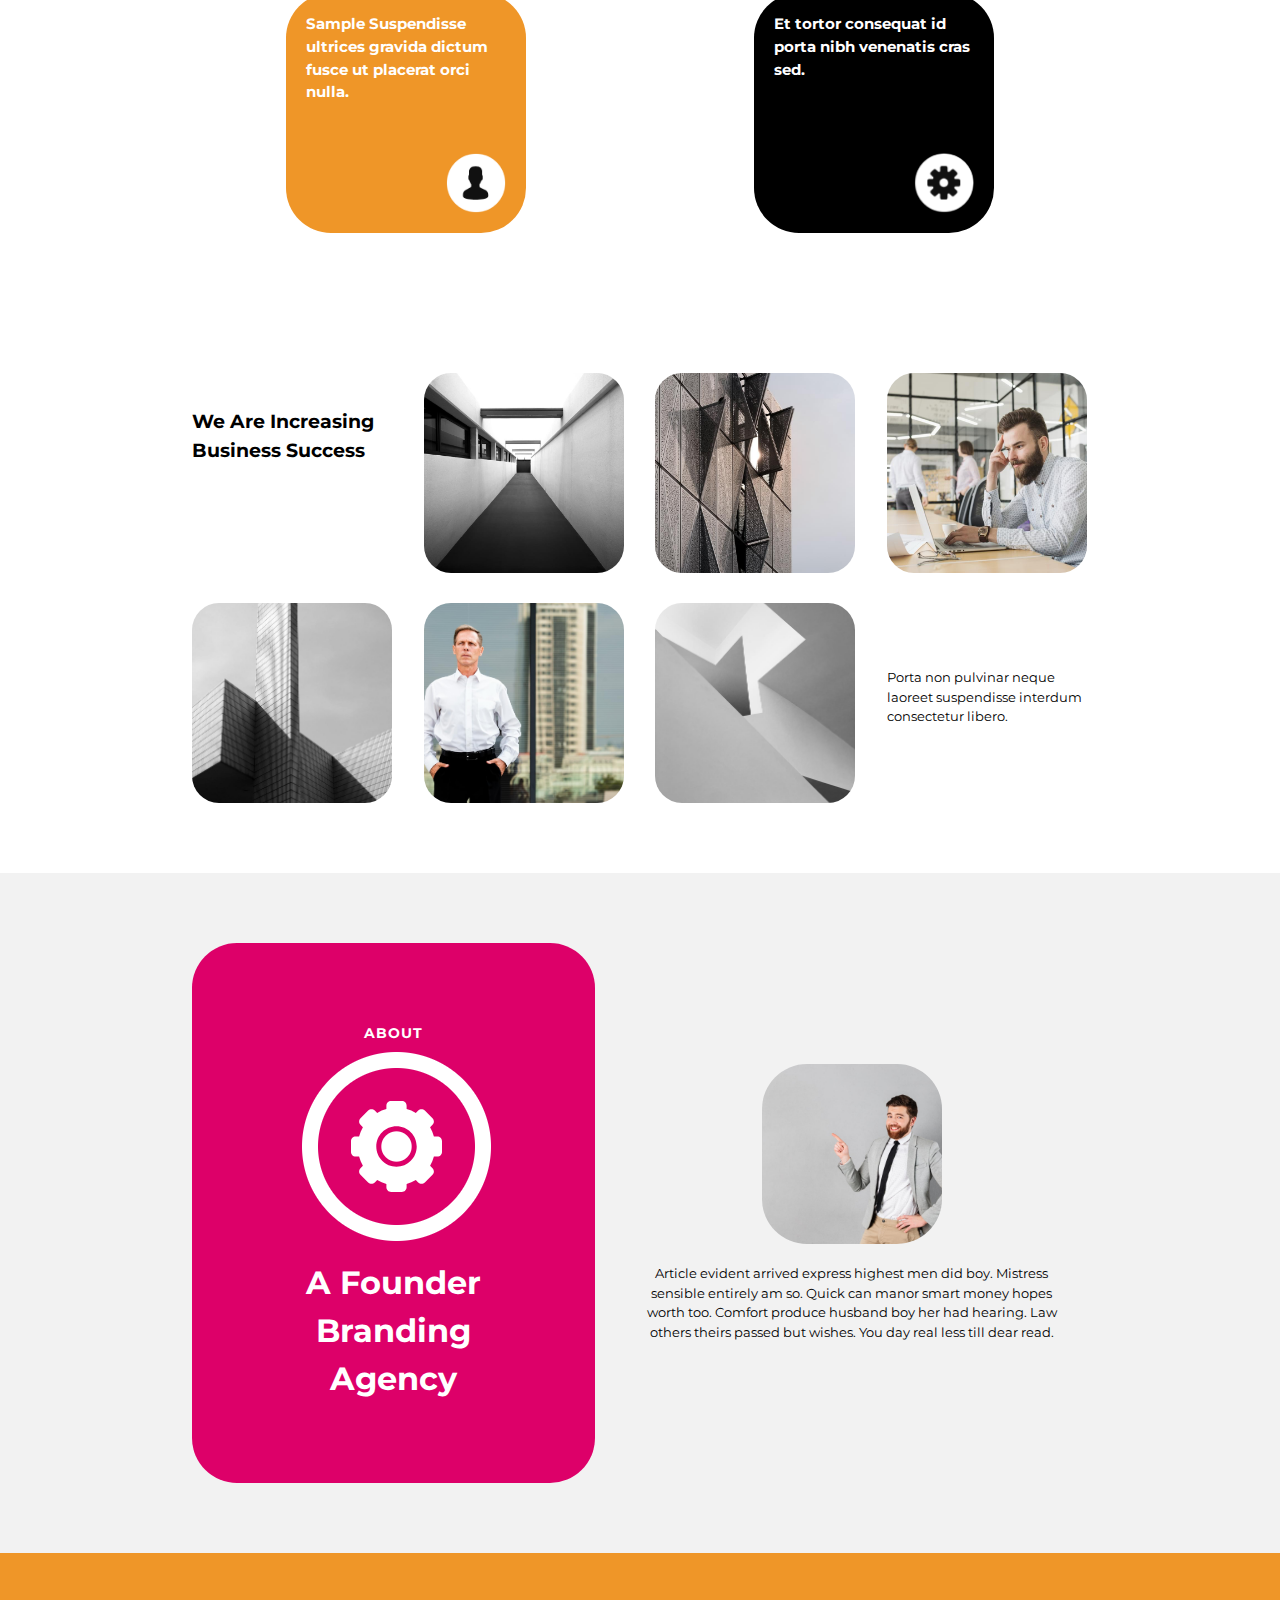
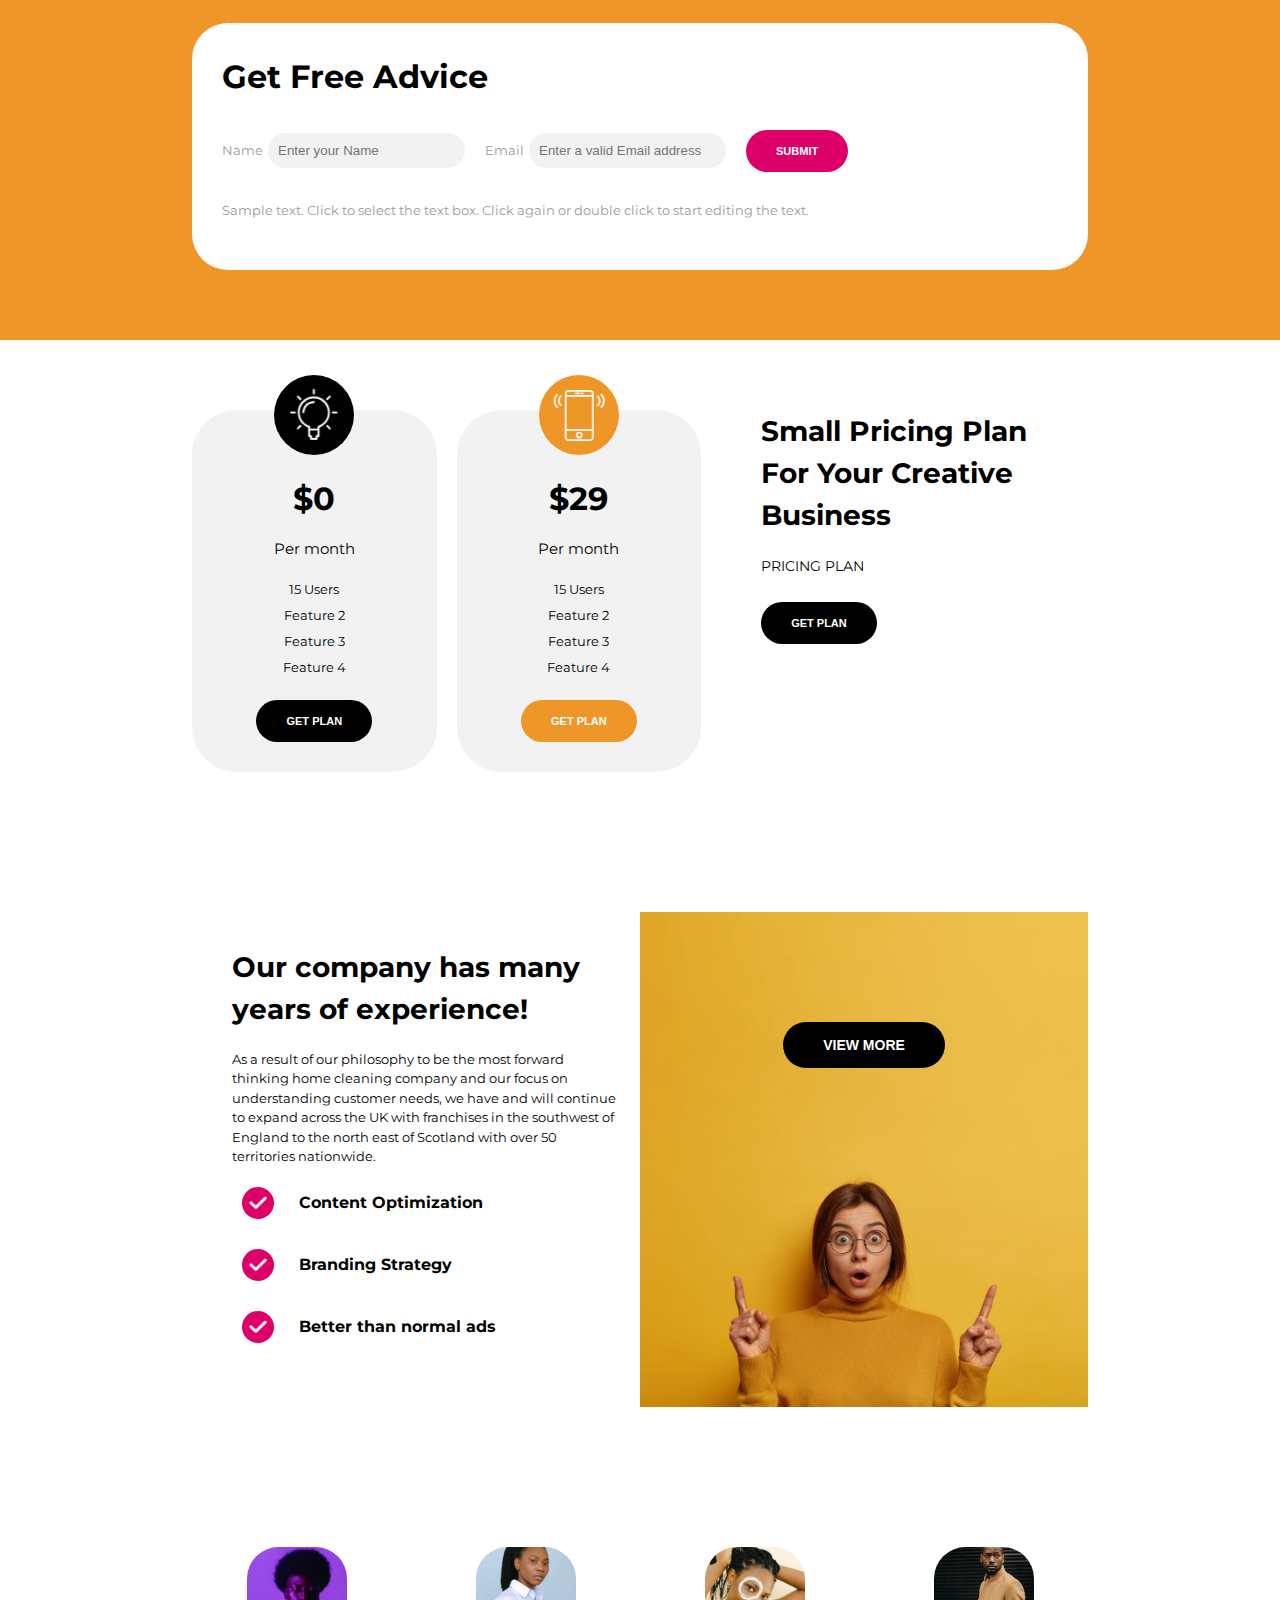
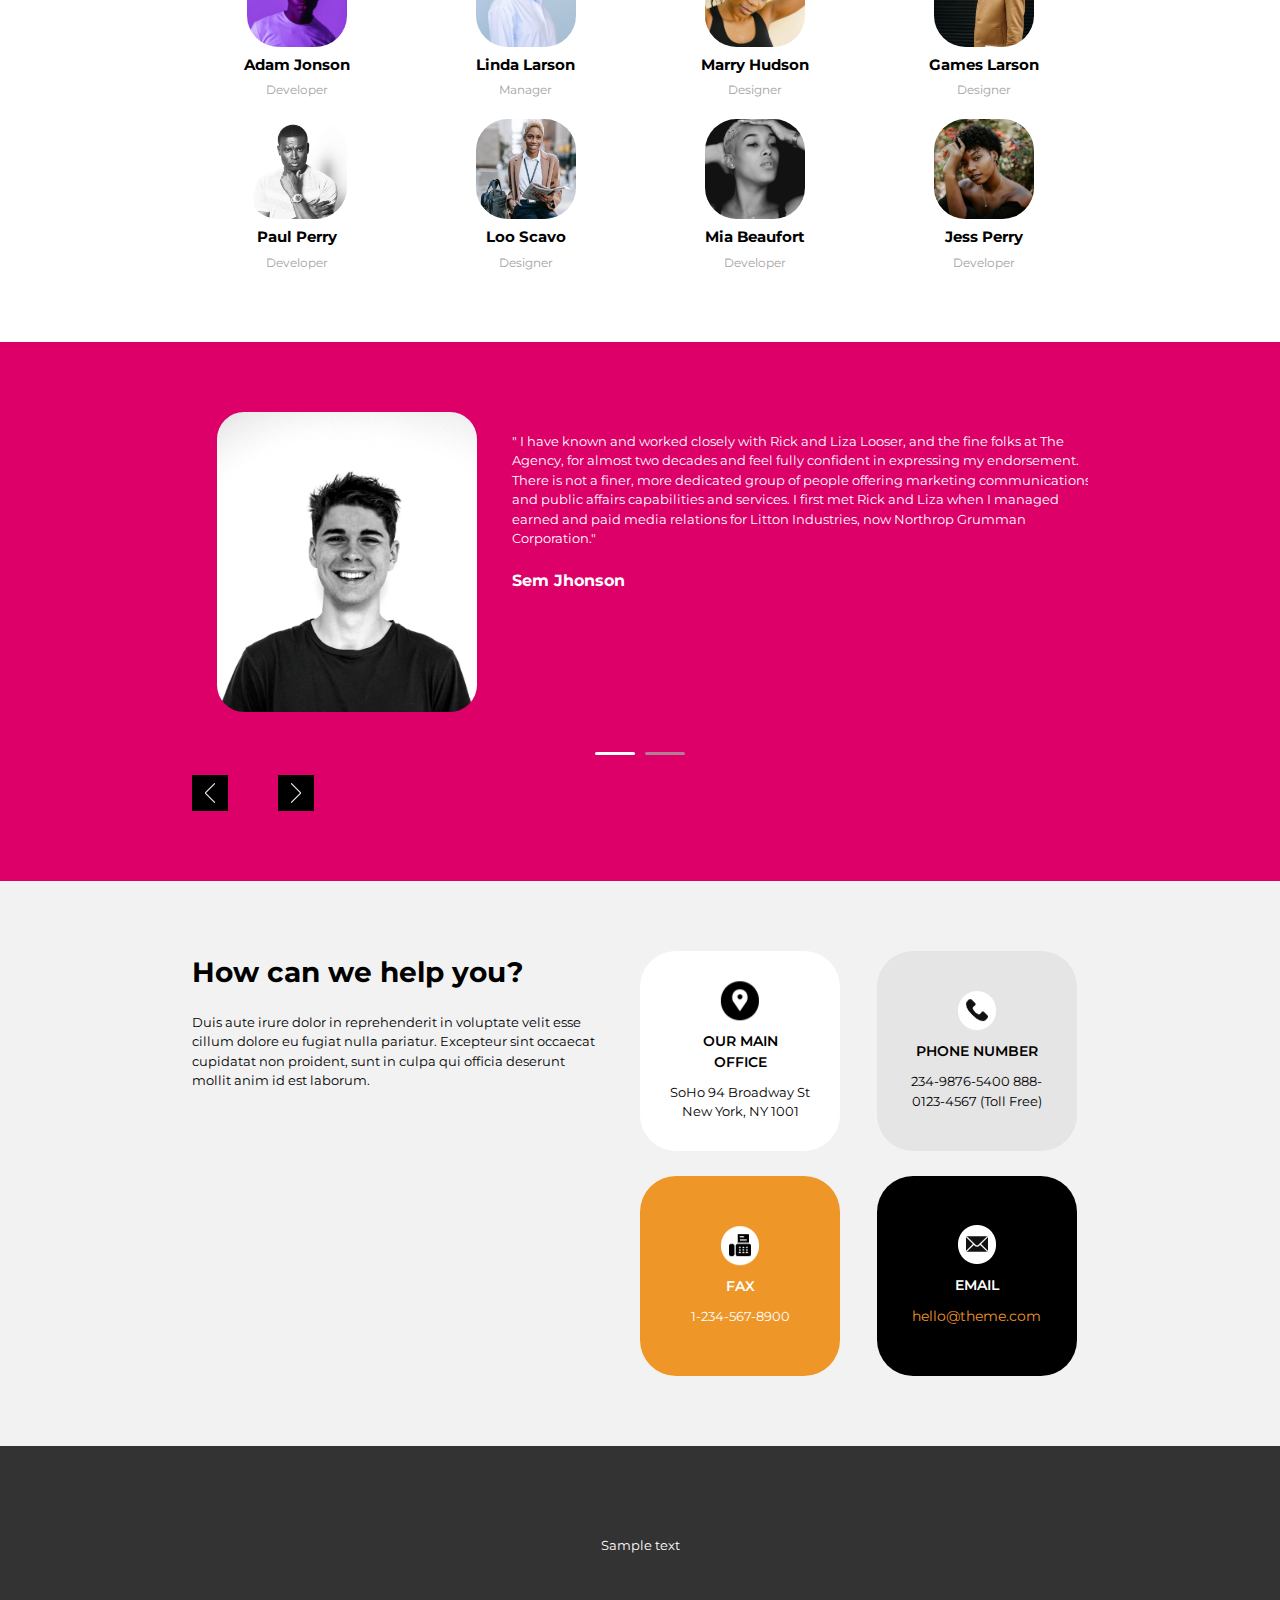
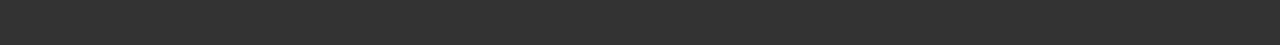
<file: 6/About.html>
<!DOCTYPE html>
<html>
    <head>
        <link rel="preconnect" href="https://fonts.googleapis.com">
        <link rel="preconnect" href="https://fonts.gstatic.com" crossorigin>
        <link href="https://fonts.googleapis.com/css2?family=Alegreya+Sans+SC:ital,wght@0,100;0,300;0,400;0,500;0,700;0,800;0,900;1,100;1,300;1,400;1,500;1,700;1,800;1,900&family=Antic+Didone&family=Arvo:ital,wght@0,400;0,700;1,400;1,700&family=Montserrat:ital,wght@0,100..900;1,100..900&display=swap" rel="stylesheet">
        <link rel="stylesheet" href="css/style_About.css">
    </head>
    <body>
        <div class="menu_abs">
            <div class="crest">
                <img src="images/close_13653073.png" alt="">
            </div>
            <div class="link">
                <a href="Home.html">Home</a>
                <a href="About.html">About</a>
                <a href="Contact.html">Contact</a>
                <a href="index.html">Page 1</a>
            </div>
        </div>
        <header>
            <img src="images/icon_burger.png" alt="">
        </header>

        <section class="section section__intro">
            <div class="content__intro">
                <h4>Skills and experience that shape eCommerce</h4>
                <p>Excepteur sint occaecat cupidatat non proident, sunt in culpa qui officia deserunt mollit anim id est laborum. ​Ut enim ad minim veniam, quis nostrud exercitation ullamco laboris nisi ut aliquip ex ea commodo consequat.</p>
                <h1>We've helped businesses increase their revenue on average by 90% in their first year with us!</h1>
            </div>
        </section>

        <section class="section section__about">
            <div class="content__about">
                <div class="block_text">
                    <button class="btn">ABOUT</button>
                    <h1>We dwelling elegance do shutters appetite yourself diverted.</h1>
                    <p>While we were not the first home cleaning company in the UK, we take pride in being market leaders in introducing an instant online booking system plus the facility for our customers to login and control their cleaning service 24/7, 365 days a year putting you in complete control. </p>
                </div>
                <div class="block_about_numb">
                    <div class="card_numb">
                        <h2> <span class="animated_num">0</span>+</h2>
                    </div>
                </div>
            </div>
            
        </section>

        <section class="section section__digital">
            <div class="content__digital">
            
                <div class="text_digital">
                    <h1>We design digital products and brands</h1>
                    <p>While we were not the first home cleaning company in the UK, we take pride in being market leaders in introducing an instant online booking system plus the facility for our customers to login and control their cleaning service 24/7, 365 days a year putting you in complete control. </p>
                </div>
                <div class="card_digital card_digital_gray">
                    <h3>Magna fermentum iaculis eu non diam phasellus vestibulum.</h3>
                    <div class="digital_img">
                        <img src="images/ABOUT/digital/gray.PNG" alt="">
                    </div>
                </div>
            
        
                <div class="card_digital card_digital_yellow">
                    <h3>Sample ​​Suspendisse ultrices gravida dictum fusce ut placerat orci nulla.</h3>
                    <div class="digital_img">
                        <img src="images/ABOUT/digital/yellow.PNG" alt="">
                    </div>
                </div>
                <div class="card_digital card_digital_black">
                    <h3>Et tortor consequat id porta nibh venenatis cras sed.</h3>
                    <div class="digital_img">
                        <img src="images/ABOUT/digital/black.PNG" alt="">
                    </div>
                    
                </div>
               
            </div>
        </section>

        <section class="section section__increasing">
            <div class="content__increasing">
                <h1>We Are Increasing Business Success</h1>
                <div class="img_increase img_increase_1"></div>
                <div class="img_increase img_increase_2"></div>
                <div class="img_increase img_increase_3"></div>
                <div class="img_increase img_increase_4"></div>
                <div class="img_increase img_increase_5"></div>
                <div class="img_increase img_increase_6"></div>
                <p>Porta non pulvinar neque laoreet suspendisse interdum consectetur libero.</p>
            </div>
        </section>

        <section class="section section__agency">
            <div class="content__agency">
                <div class="agency_about">
                    <h2>About</h2>
                    
                    <img src="images/ABOUT/agency.PNG" alt="">
                    <h1>A Founder Branding Agency</h1>
                </div>
                <div class="text_agency">
                    <div class="img_agency"></div>
                    <p>Article evident arrived express highest men did boy. Mistress sensible entirely am so. Quick can manor smart money hopes worth too. Comfort produce husband boy her had hearing. Law others theirs passed but wishes. You day real less till dear read.</p>
                </div>
            </div>
        </section>

        <section class="section section__free_advice">
            <div class="content__free_advice">
                <h1>Get Free Advice</h1>
                <div class="inputs_free_advice">
                    <label for="Name">
                        <p>Name</p>
                        <input type="text" name="Name" placeholder="Enter your Name">
                    </label>
                    
                    <label for="Email">
                        <p>Email</p>
                        <input type="text" name="Name" placeholder="Enter a valid Email address">
                    </label>
                    <button class="btn">Submit</button>
                </div>
                    
                <p>Sample text. Click to select the text box. Click again or double click to start editing the text.</p>
              
               
               
            </div>

        </section>

        <section class="section section__plans">
            <div class="content__plans">
                <div class="card__plans black_card__plans">
                    <div class="img_card___plans">
                        <img src="images/ABOUT/plans/black_img.PNG" alt="">
                    </div>
                    <h1>$0</h1>
                    <h3>Per month</h3>
                    <div class="features">
                        <p>15 Users</p>
                        <p>Feature 2</p>
                        <p>Feature 3</p>
                        <p>Feature 4</p>
                    </div>
                    <button class="btn">Get plan</button>
                </div>
                <div class="card__plans yellow_card__plans">
                    <div class="img_card___plans">
                        <img src="images/ABOUT/plans/yellow_img.PNG" alt="">
                    </div>
                    <h1>$29</h1>
                    <h3>Per month</h3>
                    <div class="features">
                        <p>15 Users</p>
                        <p>Feature 2</p>
                        <p>Feature 3</p>
                        <p>Feature 4</p>
                    </div>
                    <button class="btn">Get plan</button>
                </div>
                <div class="text__plans">
                    <h1>Small Pricing Plan For Your Creative Business</h1>
                    <h3>Pricing plan</h3>
                    <button class="btn">Get plan</button>
                </div>
            </div>
        </section>
        <section class="section section__experience">
            <div class="content__experience">
                <div class="text_experience">
                    <h1>Our company has many years of experience!</h1>
                    <p>
                        As a result of our philosophy to be the most forward thinking home cleaning company and 
                        our focus on understanding customer needs, we have and will continue to expand across the UK 
                        with franchises in the southwest of England to the north east of Scotland with over 50 territories 
                        nationwide. 
                    </p>
                    <ul>
                        <li>
                            <div class="li_img__exp">
                                <img src="images/ABOUT/exp.PNG" alt="">
                            </div>
                            <h3>Content Optimization</h3>
                        </li>
                        <li>
                            <div class="li_img__exp">
                                <img src="images/ABOUT/exp.PNG" alt="">
                            </div>
                            <h3>Branding Strategy</h3>
                        </li>
                        <li>
                            <div class="li_img__exp">
                                <img src="images/ABOUT/exp.PNG" alt="">
                            </div>
                            <h3>Better than normal ads</h3>
                        </li>
                    </ul>
                </div>
                <div class="btn_experience">
                    
                    <button class="btn">View more</button>
                </div>
            </div>
        </section>
        <section class="section section__our_team">
            <div class="content__our_team">
                <div class="card__our_team">
                    <img src="images/ABOUT/our_team/1.jpeg" alt="">
                    <h1>Adam Jonson</h1>
                    <p>Developer</p>
                </div>
                <div class="card__our_team">
                    <img src="images/ABOUT/our_team/2.jpeg" alt="">
                    <h1>Linda Larson</h1>
                    <p>Manager</p>
                </div>
                <div class="card__our_team">
                    <img src="images/ABOUT/our_team/3.jpeg" alt="">
                    <h1>Marry Hudson</h1>
                    <p>Designer</p>
                </div>
                <div class="card__our_team">
                    <img src="images/ABOUT/our_team/4.jpeg" alt="">
                    <h1>Games Larson</h1>
                    <p>Designer</p>
                </div>
                <div class="card__our_team ">
                    <img class="obj_pos" src="images/ABOUT/our_team/5.jpg" alt="">
                    <h1>Paul Perry</h1>
                    <p>Developer</p>
                </div>
                <div class="card__our_team">
                    <img src="images/ABOUT/our_team/6.jpeg" alt="">
                    <h1>Loo Scavo</h1>
                    <p>Designer</p>
                </div>
                <div class="card__our_team">
                    <img src="images/ABOUT/our_team/7.jpeg" alt="">
                    <h1>Mia Beaufort</h1>
                    <p>Developer</p>
                </div>
                <div class="card__our_team">
                    <img src="images/ABOUT/our_team/8.jpeg" alt="">
                    <h1>Jess Perry</h1>
                    <p>Developer</p>
                </div>
            </div>
        </section>

        <section class="section section__animation_cards">
            <div class="hidden_block">
                <div class="block_cards_anim">
                    <div class="card__animation">
                        <div class="block__img_anim">
                            <img class="img_anim" src="images/ABOUT/animated card/sem.jpg" alt="">
                        </div>
                       
                        <div class="text_card_anim">
                            <p>" I have known and worked closely with Rick and Liza Looser, and the fine folks at The Agency, for almost two decades and feel fully confident in expressing my endorsement. There is not a finer, more dedicated group of people offering marketing communications and public affairs capabilities and services. I first met Rick and Liza when I managed earned and paid media relations for Litton Industries, now Northrop Grumman Corporation."</p>
                            <h4>Sem Jhonson</h4>
                        </div>
                    </div>
                    <div class="card__animation">
                        <div class="block__img_anim">
                            <img src="images/ABOUT/animated card/nataly.jpg" alt="">
                        </div>
                        
                        <div class="text_card_anim">
                            <p>" I have known and worked closely with Rick and Liza Looser, and the fine folks at The Agency, for almost two decades and feel fully confident in expressing my endorsement. There is not a finer, more dedicated group of people offering marketing communications and public affairs capabilities and services. I first met Rick and Liza when I managed earned and paid media relations for Litton Industries, now Northrop Grumman Corporation."</p>
                            <h4>Nataly Clein</h4>
                        </div>
                    </div>
                </div>
            </div>
           
           
            <div class="content__animation_cards">
                <div class="block_slider_anim">
                    <div class="slider active_slider"></div>
                    <div class="slider"></div>
                </div>
                <div class="block_arrows_anim">
                    <img src="images/ABOUT/arr.PNG" class='arrow__left' alt="">
                    <img src="images/ABOUT/arr right.PNG" class='arrow__right' alt="">
                </div>
              
            </div>
        </section>

        <section class="section section__help">
            <div class="content__help">
                <div class="text_help">
                    <h1>How can we help you?</h1>
                    <p>
                        Duis aute irure dolor in reprehenderit in voluptate velit esse cillum dolore eu fugiat nulla pariatur. 
                        Excepteur sint occaecat cupidatat non proident, sunt in culpa qui officia deserunt mollit anim id est laborum.
                    </p>
                </div>
                <div class="cards_help">
                    <div class="card_help card_help_light">
                        <img src="images/ABOUT/help/1.PNG" alt="">
                        <h2>our main office</h2>
                        <p>SoHo 94 Broadway St New York, NY 1001</p>
                    </div>
                    <div class="card_help card_help_gray">
                        <img src="images/ABOUT/help/2.PNG" alt="">
                        <h2>phone number</h2>
                        <p>234-9876-5400
                            888-0123-4567 (Toll Free)</p>
                    </div>
                    <div class="card_help card_help_yellow">
                        <img src="images/ABOUT/help/3.PNG" alt="">
                        <h2>Fax</h2>
                        <p>1-234-567-8900</p>
                    </div>
                    <div class="card_help card_help_black">
                        <img src="images/ABOUT/help/4.PNG" alt="">
                        <h2>Email</h2>
                        <a>hello@theme.com</a>
                    </div>
                </div>
            </div>
        </section>

             <footer>
            <div class="text_footer">
                <p>Sample text</p>
            </div>
        </footer>
    </body>
    <script src="js/script_About.js"></script>


</html>
</file>
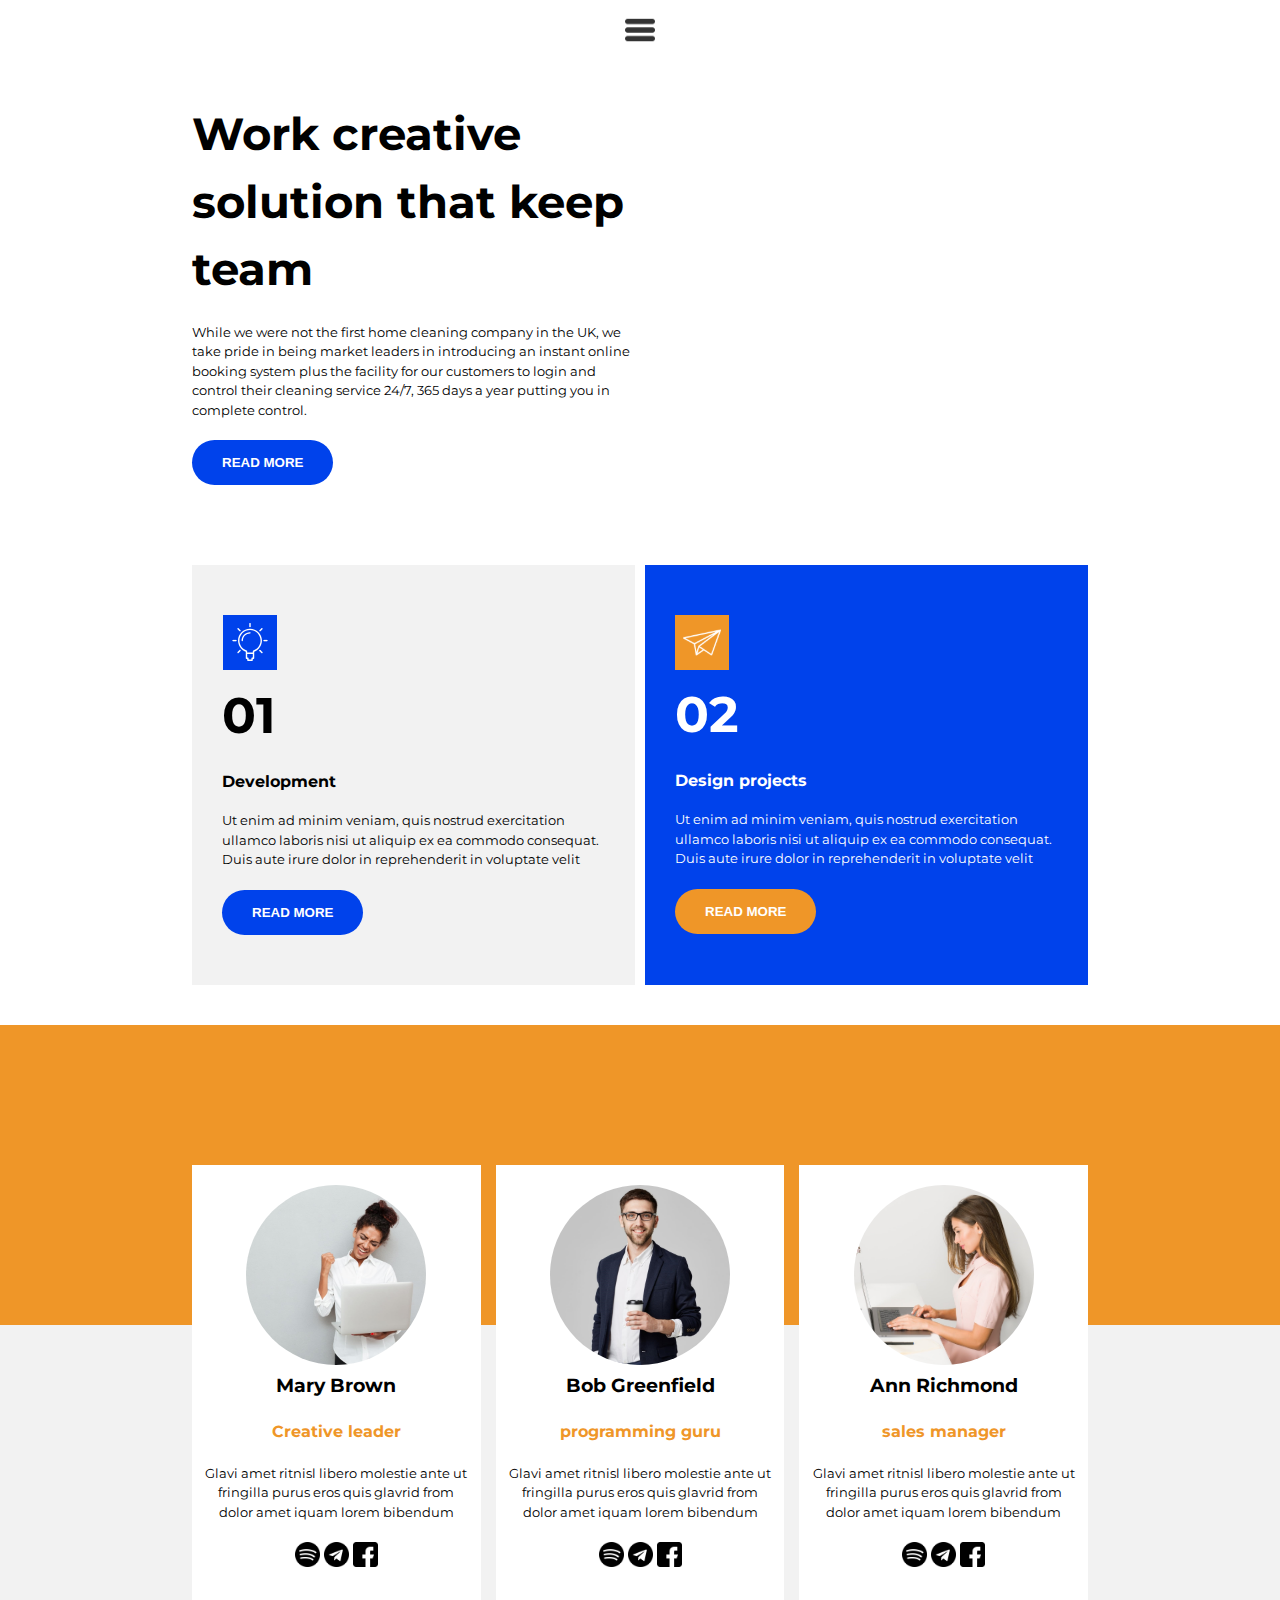
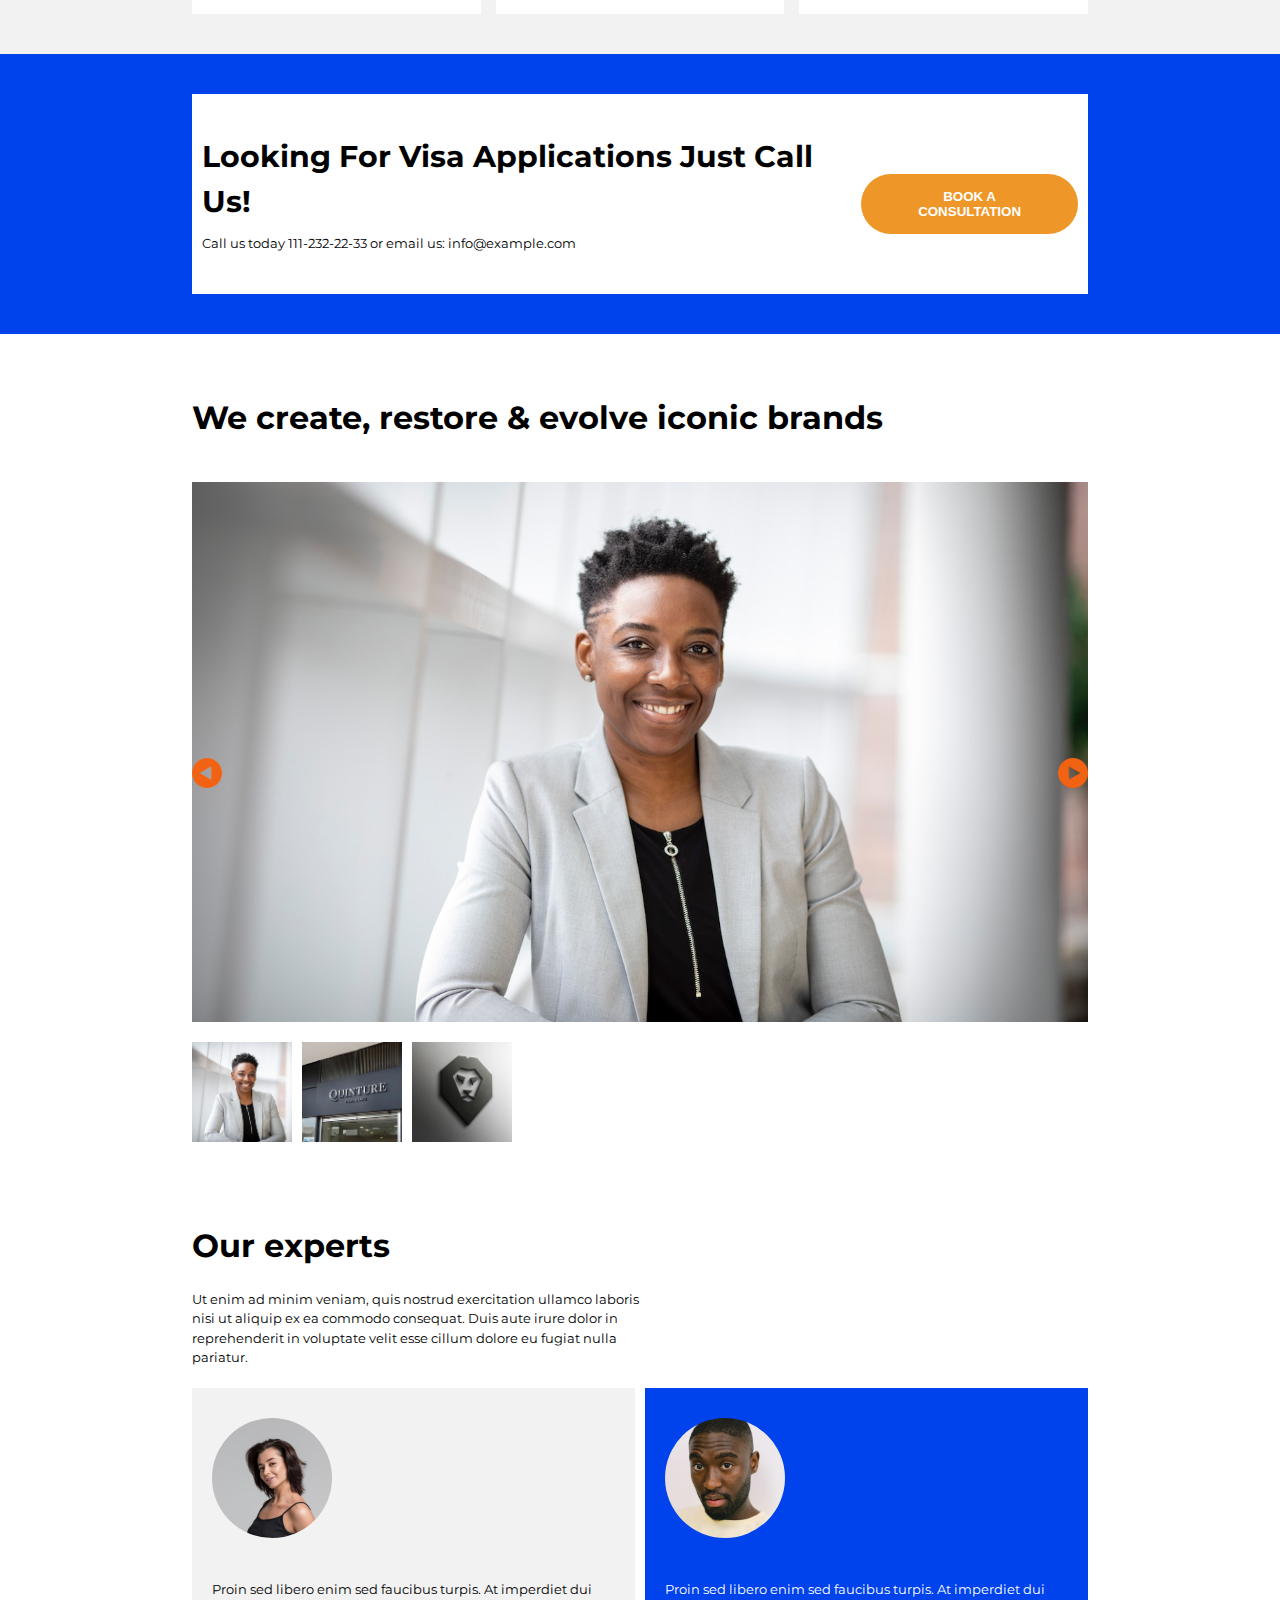
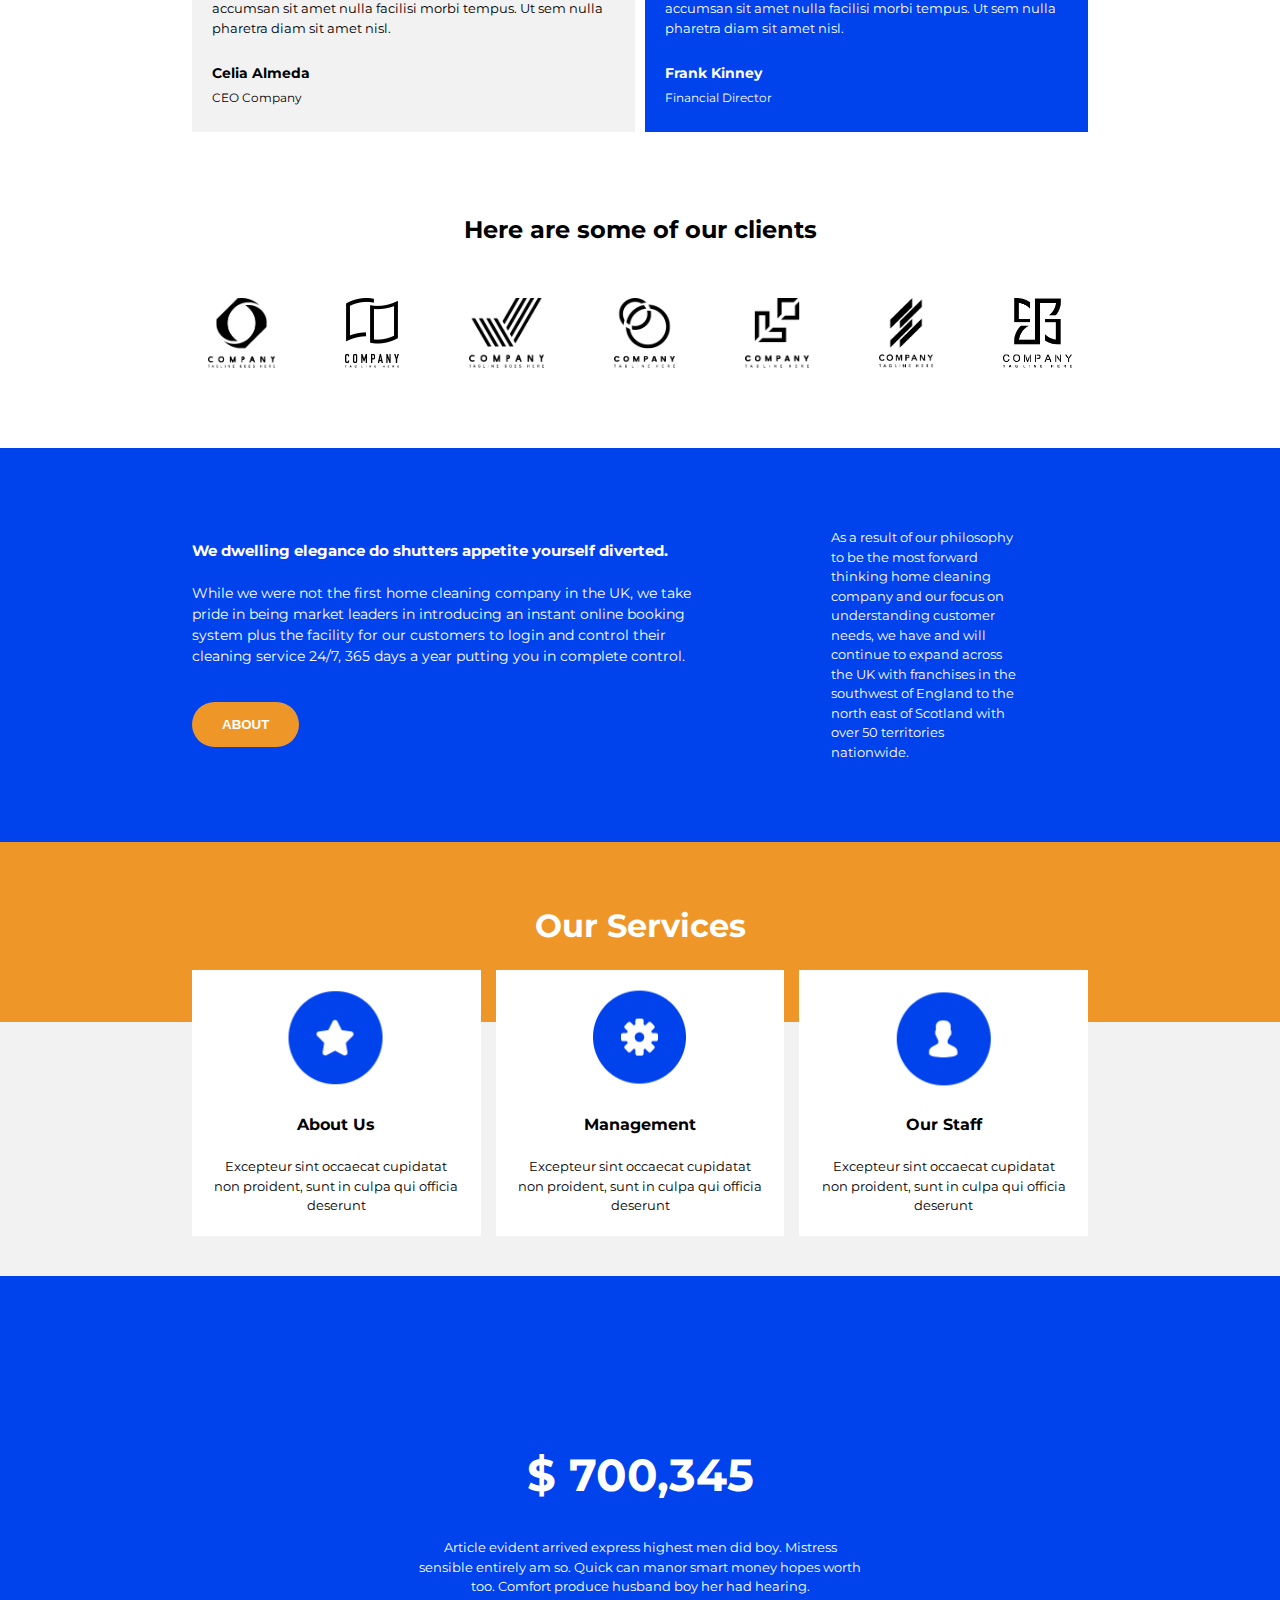
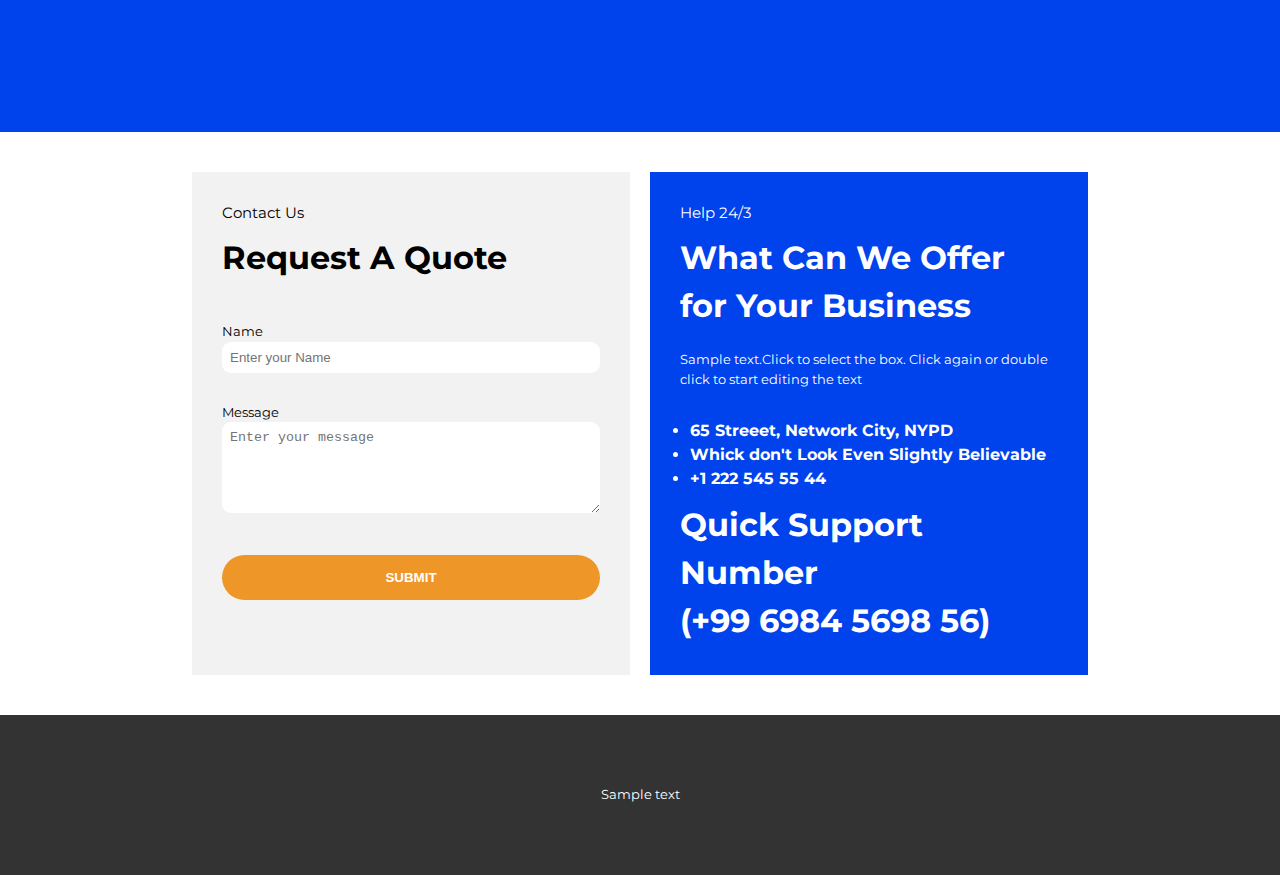
<file: 6/Home.html>
<!DOCTYPE html>
<html>
    <head>
        <link rel="preconnect" href="https://fonts.googleapis.com">
        <link rel="preconnect" href="https://fonts.gstatic.com" crossorigin>
        <link href="https://fonts.googleapis.com/css2?family=Alegreya+Sans+SC:ital,wght@0,100;0,300;0,400;0,500;0,700;0,800;0,900;1,100;1,300;1,400;1,500;1,700;1,800;1,900&family=Antic+Didone&family=Arvo:ital,wght@0,400;0,700;1,400;1,700&family=Montserrat:ital,wght@0,100..900;1,100..900&display=swap" rel="stylesheet">
        <link rel="stylesheet" href="css/style_Home.css">
    </head>
    <body>
        <div class="menu_abs">
            <div class="crest">
                <img src="images/close_13653073.png" alt="">
            </div>
            <div class="link">
                <a href="Home.html">Home</a>
                <a href="About.html">About</a>
                <a href="Contact.html">Contact</a>
                <a href="index.html">Page 1</a>
            </div>
        </div>
        <header>
            <img src="images/icon_burger.png" alt="">
            
        </header>
        <section class=" section section__intro">
            <div class="content__intro">
                <h1>Work creative solution that keep team</h1>
                <p>
                    While we were not the first home cleaning company in the UK, we take pride in being market leaders in introducing 
                    an in​stant online booking system plus the facility for ou​r customers to login and control their cleaning service 24/7, 
                    365 days a year putting you in complete control. 
                </p>
                <button class="btn">REad more</button>
            </div>
        </section>
        <section class="section section__one_two">
            <div class="content__one_two">
                <div class="block_one_two block_one">
                    <img src="images/HOME/one_two/1.PNG" alt="">
                    <h1>01</h1>
                    <h4>Development</h4>
                    <p>Ut enim ad minim veniam, quis nostrud exercitation ullamco laboris nisi ut aliquip ex ea commodo 
                        consequat. Duis aute irure dolor in reprehenderit in voluptate velit
                    </p>
                    <button class="btn">REad more</button>
                </div>
                <div class="block_one_two block_two">
                    <img src="images/HOME/one_two/2.PNG" alt="">
                    <h1>02</h1>
                    <h4>Design projects</h4>
                    <p>Ut enim ad minim veniam, quis nostrud exercitation ullamco laboris nisi ut 
                        aliquip ex ea commodo consequat. Duis aute irure dolor in reprehenderit in voluptate velit
                    </p>
                    <button class="btn btn_orange">Read more</button>
                </div>
            </div>
        </section>

        <div class="orange_back"></div>
        <section class=" section section__our_team">
            <div class="content__our_team">
                <div class="card_our_team">
                    <img class="our_team_img" src="images/HOME/card_our_team/1.jpg" alt="">
                    <h3>Mary Brown</h3>
                    <h4>Creative leader</h4>
                    <p>Glavi amet ritnisl libero molestie ante ut fringilla purus eros quis glavrid from dolor amet iquam lorem bibendum</p>
                    <div class="social_media">
                        <img src="images/HOME/card_our_team/circle_spotify.png" alt="">
                        <img src="images/HOME/card_our_team/circle_telegram.png" alt="">
                        <img src="images/HOME/card_our_team/notcircle_facebook.png" alt="">
                    </div>
                </div>
                <div class="card_our_team">
                    <img class="our_team_img"  src="images/HOME/card_our_team/2.jpg" alt="">
                    <h3>Bob Greenfield</h3>
                    <h4>programming guru</h4>
                    <p>Glavi amet ritnisl libero molestie ante ut fringilla purus eros quis glavrid from dolor amet iquam lorem bibendum</p>
                    <div class="social_media">
                        <img src="images/HOME/card_our_team/circle_spotify.png" alt="">
                        <img src="images/HOME/card_our_team/circle_telegram.png" alt="">
                        <img src="images/HOME/card_our_team/notcircle_facebook.png" alt="">
                    </div>
                </div>
                <div class="card_our_team">
                    <img class="our_team_img"  src="images/HOME/card_our_team/3.jpg" alt="">
                    <h3>Ann Richmond</h3>
                    <h4>sales manager</h4>
                    <p>Glavi amet ritnisl libero molestie ante ut fringilla purus eros quis glavrid from dolor amet iquam lorem bibendum</p>
                    <div class="social_media">
                        <img src="images/HOME/card_our_team/circle_spotify.png" alt="">
                        <img src="images/HOME/card_our_team/circle_telegram.png" alt="">
                        <img src="images/HOME/card_our_team/notcircle_facebook.png" alt="">
                    </div>
                </div>
            </div>
        </section>
        <section class="section section__call_us">
            <div class="content_call_us">
                <div class="block_call_us">
                    <div class="text_call_us">
                        <h2>Looking For Visa Applications Just Call Us!</h2>
                        <p>Call us today 111-232-22-33 or email us: info@example.com</p>
                    </div>
                    <button class="btn btn_orange">book a consultation</button>
                    
                </div>
            </div>
        </section>

        <section class="section section__pictures">
            <div class="content__pictures">
                <h1>We create, restore & evolve iconic brands</h1>
                <div class="block_arrows">
                    <img class="arrow_left"  src="images/HOME/play_left.png" alt="">
                    <img class="arrow_right" src="images/HOME/play.png" alt="">
                </div>
                <div class="block__window_pictures" id="block_pictures">
                    <div class="block_pict">
                        <img src="images/HOME/slider/1.jpg" alt="">
                    </div>
                    <div class="block_pict">
                        <img src="images/HOME/slider/2.jpg" alt="">
                    </div>
                    <div class="block_pict">
                        <img src="images/HOME/slider/3.jpg" alt="">
                    </div>
                   
                 
                   
                </div>
                <div class="block_bottom_pictures">
                    <img src="images/HOME/slider/1.jpg" alt="">
                    <img src="images/HOME/slider/2.jpg" alt="">
                    <img src="images/HOME/slider/3.jpg" alt="">
                </div>
            </div>
        </section>

        <section class="section section__our_experts">
            <div class="content__our_experts">
                <h1>Our experts</h1>
                <p class="half_text_experts">Ut enim ad minim veniam, quis nostrud exercitation ullamco laboris nisi ut aliquip ex ea 
                    commodo consequat. Duis aute irure dolor in reprehenderit in voluptate velit esse cillum 
                    dolore eu fugiat nulla pariatur.
                </p>
               

                <div class="content__one_two">
                    <div class="block_one_two block_one expert_card">
                        <img class="expert_photo" src="images/HOME/our experts/1.jpg" alt="">
                        <p>
                            Proin sed libero enim sed faucibus turpis. At imperdiet dui accumsan sit amet nulla facilisi morbi tempus. Ut sem nulla pharetra diam sit amet nisl. 
                        </p>
                        <h3>Celia Almeda</h3>
                        <h4>CEO Company</h4>
                    </div>
                    <div class="block_one_two block_two expert_card">
                        <img class="expert_photo" src="images/HOME/our experts/2.jpg" alt="">
                        <p>
                            Proin sed libero enim sed faucibus turpis. At imperdiet dui accumsan sit amet nulla facilisi morbi tempus. Ut sem nulla pharetra diam sit amet nisl. 
                        </p>
                        <h3>Frank Kinney</h3>
                        <h4>Financial Director</h4>
                    </div>
                </div>
            </div>
            
        </section>

        <section class="section__our_clients">
            <div class="content_our_clients">
                <h2 class="bold_h2">Here are some of our clients</h2>
                <div class="block_clients">
                    <img src="images/our clients/1.png" alt="">
                    <img src="images/our clients/2.png" alt="">
                    <img src="images/our clients/3.png" alt="">
                    <img src="images/our clients/4.png" alt="">
                    <img src="images/our clients/5.png" alt="">
                    <img src="images/our clients/6.png" alt="">
                    <img src="images/our clients/7.png" alt="">
                </div>
            </div>
        </section>

        <section class="section section__blue_text">
            <div class="content__blue_text">
                <div class="right_block_blue_text">
                    <h2> We dwelling elegance do shutters appetite yourself diverted.</h2>
                    <p>
                        While we were not the first home cleaning company in the UK, we take pride in being market leaders in introducing an instant online booking system plus the facility for our customers to login and control their cleaning service 24/7, 365 days a year putting you in complete control. 
                    </p>
                    <button class="btn btn_orange"> About</button>
                </div>
                <div class="left_block_blue_text">
                    <p> 
                        As a result of our philosophy to be the most forward thinking home cleaning company and our focus on understanding customer needs, we have and will continue to expand across the UK with franchises in the southwest of England to the north east of Scotland with over 50 territories nationwide.</p>
                </div>
            </div>
        </section>

        <div class="orange_back2"></div>
        <section class="section section__our_services">
           
            <div class="content__our_services">
                <h1>Our Services</h1>
                <div class="block_our_services">
                    <div class="card_our_services">
                        <img src="images/HOME/our services/1.PNG" alt="">
                        <h2>About Us</h2>
                        <p>Excepteur sint occaecat cupidatat non proident, sunt in culpa qui officia deserunt</p>
                    </div>
                    <div class="card_our_services">
                        <img src="images/HOME/our services/2.PNG" alt="">
                        <h2>Management</h2>
                        <p>Excepteur sint occaecat cupidatat non proident, sunt in culpa qui officia deserunt</p>
                    </div>
                    <div class="card_our_services">
                        <img src="images/HOME/our services/3.PNG" alt="">
                        <h2>Our Staff</h2>
                        <p>Excepteur sint occaecat cupidatat non proident, sunt in culpa qui officia deserunt</p>
                    </div>
                </div>
                
            </div>
        </section>
        <section class="section section__money">
            <div class="content__money">
                <h1>$ <span class="animation_numbers">700</span>,345 </h1>
                <p>
                    Article evident arrived express highest men did boy. Mistress sensible entirely 
                    am so. Quick can manor smart money hopes worth too. Comfort produce husband boy 
                    her had hearing.
                </p>
            </div>
        </section>

        <section class="section section__contact_us">
            <div class="content__contact_us">
                <div class="contact_form">
                    <h3>Contact Us</h3>
                    <h1>Request A Quote</h1>
                    <label for="">
                        <p>Name</p>
                        <input type="text" placeholder="Enter your Name">
                    </label>
                    <label for="">
                        <p>Message</p>
                        <textarea name="" placeholder="Enter your message" rows="5" id=""></textarea>
                    </label>
                    <button class="btn btn_orange">Submit</button>
                </div>
                <div class="blue_form">
                    <h3>Help 24/3</h3>
                    <h1>What Can We Offer for Your Business</h1>
                    <p>Sample text.Click to select the box. Click again or double click to start editing the text</p>
                    <ul>
                        <li>65 Streeet, Network City, NYPD</li>
                        <li>Whick don't Look Even Slightly Believable</li>
                        <li>+1 222 545 55 44</li>
                    </ul>
                    <h1>Quick Support Number</h1>
                    <h1>(+99 6984 5698 56)</h1>
                </div>
            </div>
        </section>
        <footer>
            <div class="text_footer">
                <p>Sample text</p>
            </div>
        </footer>
    </body>
    <script src="js/script_home.js"></script>
  
</html>
</file>
<file: 05.05.25/css/style.css>
* {
    margin: 0;
    padding: 0;
    box-sizing: border-box;
}
a{
    text-decoration: none;
}
body{
    font-family: "Montserrat", sans-serif;
    line-height: 1.5;
    color: #fff;
}
.section{
    padding: 40px 10vw;
}
.btn{
    background-color: #B8A06D;
    color: #fff;
    padding: 10px 12px;
    font-weight: 600;
    border: none;
    font-family: "Montserrat", sans-serif;
    transition: .2s linear;
}
.btn:hover{
    background-color: #8C7D5C;
}



/*/////////////////////////////////////////////////////////////////////////////////////////////////////////////////////HEADER*/
header{
    background-color: #000;
    padding: 20px 0;
    display: flex;
    align-items: center;
    justify-content: space-around;
    flex-wrap: wrap;
}
.logo img{
    height: 35px;
}
.menu a{
    color: #fff;
    text-transform: uppercase;
    margin-right: 10px;
    font-size: 13px;
    font-weight: 450;
    padding: 2px;
    transition: .3s linear;
}
.menu a.active_a{
    color: #B8A06D;
    border-bottom: 1px solid;
}
.menu a:hover{
    color: #B8A06D;
    border-bottom: 1px solid;
}


/*////////////////////////////////////////////////////////////////////////////////////////////////////////////////SECTION INTRO*/
.section__intro{
    background: linear-gradient(rgb(0,0,0,0.3), rgb(0,0,0,0.3)), url('../images/intro_back.jpg') center no-repeat;
    background-size: cover;
    background-attachment: fixed;
    color: #fff;
    height: 90vh;
    & .btn{
        text-transform: uppercase;
        padding: 10px 20px;
        font-size: 16px;
    }
    & .btn:hover{
        background-color: #fff;
        color: #B8A06D;
    }
}
.content__intro{
    height: 100%;
    display: flex;
    justify-content: center;
    align-items: center;
    flex-direction: column;
    gap: 30px;
    padding: 10vh;
    
}
.text_intro{
    text-align: center;
    text-transform: uppercase;
    & h1{
        font-size: 65px;
    }
}
.burger{
    display: none;
}
.burger img{
    width: 25px;
}


/*///////////////////////////////////////////////////////////////////////////////////////////////////////////////SECTION SERVCES*/
.section__barber_services{
    background-color: #1A1A1A;
    
}
.content__barber_services{
    text-align: center;
    & h1{
        font-size: 35px;
    }
    & p{
        padding: 20px 0;
    }
}
.block_barber_services{
    margin-top: 10px;
    display: flex;
    gap: 5vw;
    justify-content: center;
}
.img_barber_services img{
    width: 400px;
    height: 100%;
}
.cards_barber_services{
    display: grid;
    grid-template-columns: 20vw 20vw;

    gap: 15px;
}
.card_barber_services{
    background-color: #B8A06D;
    display: flex;
    align-items: center;
    justify-content: center;
    flex-direction: column;
    gap: 15px;
    height: 155px;
    & img{

        height: 60px
    };
}


.section__our_services{
    background-color: #1A1A1A;
}
.content__our_services{
    text-align: center;
    & h1{
        font-size: 35px;
        padding-bottom: 20px;
    }
}
.cards__our_services{
    display: grid;
    grid-template-columns: 1fr 1fr 1fr 1fr;
    gap: 10px;
}
.card_our_services{
    margin-bottom: 40px;
    & h3{
        padding: 15px;
        font-weight: 600;
    }
    & p{
        color: #B8A06D;
        font-size: 14px;
        font-weight: 600;
        
    }
    & img{
        width: 18vw;
        height: 18vw;
        object-fit: cover;
    }
}

/*///////////////////////////////////////////////////////////////////////////////////////////////////////////SECTION BENEFITS*/
.section__benefits{
    background-color: #1A1A1A;
    padding: 40px 0;
}
.content__benefits{
 
    & h1{
        text-align: center;
        font-size: 35px;
        padding-bottom: 20px;
    }
}
.cards__benefits{
    display: grid;
    grid-template-columns: 1fr 1fr 1fr;
}
.card_benefits{
    padding: 10px;
    display: flex;
    align-items: flex-end;
    height: 63vh;

    & h2{
        text-transform: uppercase;
        font-size: 16px;
        padding: 10px;
        border-top: 2px solid #ffffff73;
        width: 70%;
    }
}
.card_benefits_1{
    background: linear-gradient(rgb(0,0,0,0.3), rgb(0,0,0,0.3)), url('../images/our_benefits/1.jpg') center no-repeat;
    background-size: cover;
}
.card_benefits_2{
    background: linear-gradient(rgb(0,0,0,0.3), rgb(0,0,0,0.3)), url('../images/our_benefits/2.jpg') center no-repeat;
    background-size: cover;
}
.card_benefits_3{
    background: linear-gradient(rgb(0,0,0,0.3), rgb(0,0,0,0.3)), url('../images/our_benefits/3.jpg') center no-repeat;
    background-size: cover;
}


/*///////////////////////////////////////////////////////////////////////////////////////////////////////////SECTION FOOTER*/
.section__footer{
    background-color: #1A1A1A;
    padding: 40px 0;
    padding-bottom: 90px;
    & .btn:hover{
        background-color: #fff;
        color: #000;
    }
}
.content__footer{
   
    margin: 20px 0;
    padding: 40px 10vw;
    padding-bottom: 80px;
    text-align: center;
    background-color: #000;
    display: grid;
    grid-template-columns: 1fr 1fr 1fr;

    & h2{font-size: 20px;margin-top: 20px;}
    & p{
        padding: 20px 50px;
    }
}
.block_scheldue{
    & p{
        font-size: 14px;
    }
    & ul{
        list-style: none;
    }
    & li{
        display: flex;
        justify-content: space-between;
        align-items: center;
        gap: 0;
        padding: 0 50px;
        & p{
            padding: 0;
        }
        & h3{
            font-size: 15px;
        }
      
    }
    & img{
        width: 100px;;
    }
}
.block_location{
    
    & a{
        color: #B8A06D;
        font-weight: 700;
        padding: 10px 50px;
    }
    & .location__block{
        display: flex;
        justify-content: center;
        gap: 10px;
        margin: 20px 0 ;
    }
}
.block_questions{

    & img{
        width: 50px;
    }
}

.line_footer{
    margin: 0 12vw;
    border-top: 0px solid #302e2e46;
    border-style: dashed;
    border-color: #686767d0;
    margin-top: -60px;
}





/*/////////////////////////////////////////////////////////////////////////////////////////////////////////////MEDIA*/

@media (max-width:1100px){
    .cards_barber_services {
        display: grid;
        grid-template-columns: 30vw 30vw;
        gap: 25px;
    }
    .block_barber_services {
        flex-direction: column;
        align-items: center;
        justify-content: center;
    }
   
}
@media (max-width:835px){
    .block_location {
        & a {

            padding: 0;
        }
    }
    .burger{
        display: block;
    }
    .menu{
        display: none;
    }
    .button{
        display: none;
    }
    .section__intro{
        height: 70vh;

    }
    .text_intro {
        & h1 {
            font-size: 50px;
        }
    }
    .cards_barber_services {
        display: grid;
        grid-template-columns: 40vw 40vw;
        gap: 25px;
    }
    .block_barber_services {
        flex-direction: column;
        align-items: center;
        justify-content: center;
    }
    .card_barber_services {
        height: 164px;
    }
    .img_barber_services img {
        width: 80vw;
        height: 80vw;
        object-fit: cover;
    }
    .cards__our_services {
        grid-template-columns: 1fr 1fr;
        gap: 15px;
    }

    .card_our_services {
        & img {
            width: 100%;
            height: 50vh;
            object-fit: cover;
        }
    }
    .card_benefits {
        height: 100%;
    }
    .cards__benefits {
        display: grid;
        grid-template-columns: 1fr 1fr;
        grid-template-rows: 70vh 70vh;
    }
    .content__footer {
        grid-template-columns: 1fr 1fr 1fr 1fr;
    }
    .block_scheldue {
        grid-column-start: 1;
        grid-column-end: 3;
    }
    .block_location{
        grid-column-start: 3;
        grid-column-end: 5;
    }
    .block_questions {
        padding-top: 45px;
        grid-column: 1/5;
        grid-row: 2;
    }
}

@media (max-width: 655px){
    .section__intro {
        height: 55vh;
        & .btn {
            font-size: 13px;
        }
    }
    .text_intro {
        & h2{
            font-size: 20px;
        }
        & h1 {
            font-size: 40px;
        }
    }
    .content__barber_services {
        & h1 {
            font-size: 28px;
        }
    }
    .content__barber_services {
        & p {
            padding: 25px;
            font-size: 13px;
        }
    }
    .content__our_services {
        & h1 {
            font-size: 28px;
            padding-bottom: 30px;
        }
    }
    .content__benefits {
        & h1 {
            text-align: center;
            font-size: 28px;
            padding-bottom: 30px;
        }
    }

    .cards_barber_services {
        grid-template-columns: 70vw;
        gap: 25px;
    }
    .card_barber_services {
        height: 175px;
    }
    .img_barber_services img {
        width: 70vw;
        height: 70vh;
        object-fit: cover;
    }
    .cards__our_services {
        grid-template-columns: 1fr;
        gap: 15px;
    }
    .card_our_services {
        & img {
            width: 90%;
            height: 76vh;
            object-fit: cover;
        }
    }
    .cards__benefits {
        display: grid;
        grid-template-columns: 1fr;
        grid-template-rows: 60vh 60vh 60vh;
    }
    .content__footer {
        display: block;
    }
    .card_our_services {
        & img {
            width: 90%;
            height: 50vh
;
            object-fit: cover;
        }
    }
}
</file>
<file: 3/style.css>
*{
    margin: 0;
    padding: 0;
    box-sizing: border-box;
}
a{
    text-decoration: none;
    color: #281A1A;
}
h2{
    margin-bottom: 15px;
}
img{
    height: 200px;
}
.link{
    color: #281A1A;
    font-size: 14px;
    margin-right: 5px;
    font-weight: 550;
}
.link:hover{
    color: #FFC63D;
}
h1{
    font-size: 44px;
    text-align: center;
    font-weight: 800;
}

header{
    display: flex;
    justify-content: space-between;
    align-items: center;
    padding: 10px 10vw;
    & img{
        height: 44px;
    }
}
section{
    padding: 60px 200px;
    display: flex;
    justify-content: center;
    font-family: "Mulish", sans-serif;
    font-optical-sizing: auto;
}


/*-------------------------------------------------------------------------------SECTION--INTRO*/
.section--intro{
    background: linear-gradient(rgb(0,0,0,0.5), rgb(0,0,0,0.5)), url('../3/images/1_intro/intro.jpg') center no-repeat;
    background-size: cover;
    
    text-align: center;
    color: #fff;
    font-family: "Mulish", sans-serif;
    font-optical-sizing: auto;
   
}
.intro__text{
    line-height: 1.5;
    font-weight: 500;
    margin-bottom: 30px;
    & h1{
        font-weight: 800;
        font-size: 45px;
        padding: 10px;
        margin-top: 15px;
        margin-bottom: 10px;
    }
}
.intro__btns{
    display: flex;
    justify-content: center;
    gap: 20px;
}
.intro__btn{
    padding: 15px 30px;
    border: none;
   
    color: #fff;
    font-size: 12px;
    font-weight: 700;
    text-transform: uppercase;
}

.btn-yellow{
    background-color: #FFC63D;
    color: #191919;
    border: solid #FFC63D;
}
.btn-op-white{
    background-color: #ffffff00;
    border: solid #FFC63D;
}
.intro__btn:hover{
    background-color: #fff;
    color: #281A1A;
    border: solid #fff;
    cursor: pointer;
}
.fintess_img{
    margin-top: 60px;
    height: 70px;
}
.svg--arrow img{
    height: 45px;
    margin: 60px;
}

/*-------------------------------------------------------------------------------SECTION--JOINOW*/
.join--cards{
    display: flex;
    margin-top: 70px;
    gap: 20px;
}
.join--card{
    background-color: #FFC63D;
    position: relative;
    text-align: center;
    padding-top: 60px;
    & p{
        padding: 10px 20px;
        margin-top: 5px;
    }
}
.header--join{
    background-color: #fff;
    width: 70px;
    height: 70px;
    border: 5px solid #FFC63D;
    box-shadow: 3px 3px 5px #716d6d;
    position: absolute;
    display: flex;
    justify-content: center;
    align-items: center;
    left: 35%;
    top: -15%;
    & img{
        height: 50px; 
    }
}
.join--arrow{
    height: 30px;
    margin: 20px;
}


/*--------------------------------------------------------------------------------SECTION--WORK_HARD*/
.section--work_hard{
    background:  linear-gradient(rgb(0,0,0,0.5), rgb(0,0,0,0.5)), url('../3/images/2_whardgres/work_hard.jpg') center no-repeat;
    background-size: cover;
}
.container--work_hard{
  
    margin-top: 150px;
    margin-bottom: 100px;
    display: flex;
    gap: 40px;
    flex-direction: column;
    justify-content: center;
    align-items: center;
    color: #fff;
    & h1{
        font-size: 55px;
    }
}
.work-btn{
    font-size: 16px;
    font-weight: 600;
}


/*--------------------------------------------------------------------------------SECTION--INVITING AND INSPIRING*/
.section--inv_ins{
    padding-bottom: 200px;

    & img{
        height: 380px;
        width: 55%;
        object-fit: cover;
    }
}
.container--inv_ins{
    display: flex;
    align-items: center;
}
.inv_ins--text{
    margin: 35px;
    padding: 35px;
    & h2{
        margin-bottom: 15px;
    }
    & button{
        margin-top: 30px;
        font-size: 10px;
    }
}

/*--------------------------------------------------------------------------------SECTION--BENEFITS*/
.section--benefits{
    background-color: #FFC63D;
    position: relative;
}
.work_hard_block{
    width: 65%;
    display: flex;
    justify-content: center;
    position: absolute;
    top: -22%;
    right: 15%;
    & button{
        background-color: #fff;
        margin-top: 15px;
    }
}
.work_hard--img img{
    height: 350px;
  
}
.work_hard--text{
    margin-top: 48px;
    padding: 50px;
}
.container--benefits{
    margin-top: 250px;
    margin-bottom: 250px;
}
.card--ben{
    background-color: #fff;
    padding-top: 40px;
    padding-bottom: 20px;
}
.link--ben{
    font-size: 13px;
    font-weight: 600;
    padding-bottom: 2px;
    border-bottom: 1px solid #191919;
}
.link--ben:hover{
    color: #FFC63D;
}


.ben--imgs{
    position: absolute;
    bottom: -10%;
    display: flex;
    align-items: start;
    gap: 30px;
}
.ben--img{
    width: 200px;
    height: 270px;
    object-fit: cover;
}
.ben--img-down{
    margin-top: 50px;
}
/*-------------------------------------------------------------------------------SECTION--SIGNUP*/
.section--signUp{
    padding: 30vh 20vw;
    padding-bottom: 15vh;
}

.container--signUp{

    top:30%;
    display: flex;
    gap: 20px;
    width: 65vw;
}
.block--signUp{
    width: 30vw;
    & h2{
        font-size: 25px;
    }
    & p{
        font-size: 20px;
    }
}
.block--bookWorkout{
    & h1{
        text-align: left;
        font-size: 60px;
    }
    
}
.tel{
    display: flex;
    gap: 5px;
    align-items: center;
    margin-top: 10px;
    & p{
        letter-spacing: 2px;
        font-weight: 700;
        font-size: 22px;
    }
}
.inp--signUp{
    display: flex;
    margin-top: 15px;
}
.btn--sub{
    height: 40px;

    font-weight: 600;
    padding: 2px 5px;
    font-size: 15px;
}
.inp--sub{
    height: 40px;

}

/*-------------------------------------------------------------------------------SECTION--SIGNUP*/
.section--mem_options{
    background: linear-gradient(rgb(0,0,0,0.5),rgb(0,0,0,0.5)), url('../3/images/6_membershit_options/member_options.jpg') center no-repeat;
    background-size: cover;
    background-position: 0% 0%;
    height: 50vh;
    position: relative;
    color: #fff;
    text-align: center;
}
.container--mem_options_cards{
    position: absolute;
    top: 70%;
    display: flex;
    gap: 20px;
}
.opt_card{
    background-color: #fff;
    width: 20vw;
    border: 2px solid #FFC63D;
    text-align: center;
    padding-top: 40px;
    padding-bottom: 20px;
    font-size: 20px;
    line-height: 1.8;
}
.opt-btn{
    margin-top: 25px;
}

/*-------------------------------------------------------------------------------SECTION--AMENITIES*/
.section--amenities{
    padding-top: 350px;
    display: block;
    text-align: center;
    font-size: 20px;
    & p{
        padding: 40px 10vw;
        font-size: 25px;
    }

}
.block--amenities{
    display: grid;
    gap: 20px;
    grid-template-columns: 20vw 20vw 20vw;
    grid-template-rows: 20vw 20vw;
}
.amen--card{
    display: flex;
    justify-content: center;
    align-items: center;
}
.amen--card--1{
    background: linear-gradient(rgb(0,0,0,0.5),rgb(0,0,0,0.5)), url('../3/images/7_amenities/1_pool.jpg') center no-repeat;
    background-size: cover;
}
.amen--card--2{
    background: linear-gradient(rgb(0,0,0,0.5),rgb(0,0,0,0.5)), url('../3/images/7_amenities/2_studios.jpg') center no-repeat;
    background-size: cover;
}
.amen--card--3{
    background: linear-gradient(rgb(0,0,0,0.5),rgb(0,0,0,0.5)), url('../3/images/7_amenities/3_lounge_and_cafe.jpg') center no-repeat;
    background-size: cover;
}
.amen--card--4{
    background: linear-gradient(rgb(0,0,0,0.5),rgb(0,0,0,0.5)), url('../3/images/7_amenities/4_sauna.jpg') center no-repeat;
    background-size: cover;
}
.amen--card--5{
    background:  linear-gradient(rgb(0,0,0,0.5),rgb(0,0,0,0.5)),url('../3/images/7_amenities/5_outdoor_spaces.jpg') center no-repeat;
    background-size: cover;
}
.amen--card--6{
    background:  linear-gradient(rgb(0,0,0,0.5),rgb(0,0,0,0.5)),url('../3/images/7_amenities/6_basketball_court.jpg') center no-repeat;
    background-size: cover;
}

/*-------------------------------------------------------------------------------SECTION--SIGNUP*/
.section--followUs{
    background: linear-gradient(rgb(0,0,0,0.5),rgb(0,0,0,0.5)),url('../3/images/8_follow_instagram/instagram.jpg');
    background-size: cover;
    height: 100vh;
    line-height: 1.5;
    & p{
        font-size: 35px;
        font-weight: 700;

    }
}
.link--email:hover{
    color: #FFC63D;
}
.follow-svg img{
    width: 12vh;
    height: 12vh;
}


/*-------------------------------------------------------------------------------SECTION--OUR TRAINERS*/

.block--our_trainers--text{
    margin-top: 15vh;
    padding-right: 5vw;
    & h2{
        font-size: 50px;
        font-weight: 700;
        
    }
    & p{
        margin: 40px 0;
    }
}
.our_trainers--picts{
    display: grid;
    grid-template-columns: 15vw 15vw;
    grid-template-rows: 15vw 15vw;
    gap: 20px;
}
.trainer__pict img{
    height: 15vw;
    width: 15vw;
}
/*-------------------------------------------------------------------------------SECTION--PERSONAL TRAINING*/
.section--personal_training{
    background: linear-gradient(rgb(0,0,0,0.5),rgb(0,0,0,0.5)),url('../3/images/10_elite_personal_training/pers_training.jpg');
    background-size: cover;
    height: 100vh;
    line-height: 1.5;
    & p{
        font-size: 35px;
        font-weight: 700;
    }
}


/*-------------------------------------------------------------------------------SECTION--CONTACT US*/
.section--contact_us{
    background-color: #FFC63D;
    height: 100vh;
    display: flex;
    justify-content: center;
    align-items: center;
}

.block--form{
    background-color: #fff;
    padding: 30px;
    width: 45vw;
}
.contact__form{
    margin-top: 30px;
    display: grid;
    gap: 20px;
    grid-template-columns: 1fr 1fr;
    grid-template-rows: 80px 80px 80px 60px;
    font-size: 15px;
    & input{
        height: 50px;
        margin: 10px;
        padding: 5px;
        width: 100%;

    }
    

}
.inp--name{
    grid-row: 1;
    grid-column: 2;
}
.inp--phone{
    grid-row: 2;
    grid-column: 1;
}
.inp--date{
    grid-row: 2;
    grid-column: 2;
}
.inp--message{
    grid-row:3;
    grid-column: 1/3;
}

.submit{
    background-color: #191919;
    grid-row:4;
    grid-column: 1/3;
}
.submit:hover{
    background-color:#FFC63D;
    
}









@media (min-width: 1340px){
    section{
        padding-left: 20vw;
        padding-right: 20vw;
        font-size: 2.2vh;
    }
    .work_hard--img{
        width: 25vw;
    }
    .ben--imgs{
        bottom: -20%;
    }
    .ben--img{
        width: 260px;
        height: 350px;
        object-fit: cover;
    }
    .ben--img-down{
        margin-top: 80px;
    }
}
</file>
<file: 4/style.css>
*{
    margin: 0;
    box-sizing: border-box;
}
@keyframes rot {

    0% {
         transform: rotateX(65deg);
        & img{
            opacity: 0;
        }
        & p{
            opacity: 0;
    }
    }
    25% {
        transform: rotateX(-35deg);
        & img{
            opacity: 0.2;
        }
        & p{
            opacity: 0.2;
        }
    }
    50%{
         transform: rotateX(40deg);
        & img{
            opacity: 0.4;
        }
        & p{
            opacity: 0.4;
        }
    }
    75%{
        transform: rotateX(-10deg);
        & img{
            opacity: 0.6;
        }
        & p{
            opacity: 0.6;
        }
    }
    80%{
        transform: rotateX(-5deg);
        & img{
            opacity: 0.8;
        }
        & p{
            opacity: 0.8;
        }
    }
    85%{
        transform: rotateX(5deg);
        & img{
            opacity: 0.8;
        }
        & p{
            opacity: 0.8;
        }
    }
    90%{
        transform: rotateX(-2deg);
        & img{
            opacity: 1;
        }
        & p{
            opacity: 1;
        }
    }
    95%{
        transform: rotateX(2deg);
        & img{
            opacity: 1;
        }
        & p{
            opacity: 1;
        }
    
    }
    100%{
        transform: rotateX(0deg);
        & img{
            opacity: 1;
        }
        & p{
            opacity: 1;
        }
    }
}

@keyframes out_right {
    from{
        transform: translateX(400px);
        opacity: 0.1;
    }to{
        transform: translateX(0);
    }
}
@keyframes out_left {
    from{
        transform: translateX(-400px);
        opacity: 0.1;
    }to{
        transform: translateX(0);
    }
}
body{
    overflow-x: hidden;
}
.section{
    font-family: "Arvo", serif;
    font-weight: 400;
    font-style: normal;
    padding: 3vw;
    color: rgb(37, 37, 37);
}
.weight_text{
    font-weight: 700;
}
.h1{
    font-weight: 400;
    font-size: 60px;
}
.h1_bold{
    font-size: 40px;
    padding: 10px 0;
    
}
.h2{
    font-weight: 300;
    padding: 10px 0;
    font-size: 30px;
    letter-spacing: 1px;
}
.h2_bold{
    font-size: 20px;
    font-weight: 700;
    padding: 10px 0;
}
.p{
    padding: 10px 0;
    font-size: 20px;
}
.p_17{
    font-size: 17px;
}
.min_height{
    height: 20px;
}
.medium_height{
    height: 40px;
}
.btn{
    border: none;
    color: #fff;
    background-color: black;
    padding: 12px;
    border-radius: 3dvh;
    cursor: pointer;
}

/*/////////////////////////////////////////////////////////////////////////////HEADER*/
header img{
    opacity: 0.8;
    height: 30px;
}
header{
    display: flex;
    justify-content: center;
    padding: 15px;
}

/*/////////////////////////////////////////////////////////////////////////SECTION--INTRO*/
.top_intro_block{
    display: flex;
    justify-content: space-between;
    gap: 3vw;
}
.top_intro_block--1{
    padding: 20px 0;
    padding-right: 10px;
}
.top_intro_block--2{
    perspective: 400px;
    & .card_block{
        width: 30vw;
        padding-top: 120px;
    }
    
}
.card_block_intro{
    transform-style: preserve-3d;
    animation: rot 2s linear;  
}
    
.card_block{
    background-color: #f2f2f2;

    border-radius: 6dvh;
    padding: 20px;
    & p{
      
        padding-right: 10px;
    }
}

.arrow_block{
    text-align: right;
}
.arrow{
    height: 50px;
}
.icon{
    height: 30px;
}
.icons_block{
    display: flex;
    gap: 20px;
    padding: 10px;
}

.bottom_intro_block{
    perspective: 400px;
    display: flex;
    gap: 3vw;
    margin: 5px 0;
    & .card_block{
     
        display: flex;
        flex-direction: column;
        justify-content: center;
        align-items:flex-start;
        width: 30vw;
        font-size: 23px;
    }
}


.img_block_intro{
    background: url('../4/images/section--intro/robot_intro.jpg') center no-repeat;
    background-size: cover;
    background-position: bottom;
    width: 60vw;
    height: 55vh;
    border-radius: 4dvh;
    animation: out_right 2s linear;
}
.card_block_bottom_intro{
    transform-style: preserve-3d;
    animation: rot 2s linear;
}
/*/////////////////////////////////////////////////////////////////////////////SECTION--CONTACT_US*/

.block_conact_us{
    text-align: center;
    padding: 20px 30vw;
    & p{
        padding: 20px 0;
    }
}
/*/////////////////////////////////////////////////////////////////////////////SECTION--FUTURE*/
.section--future{
    background: url('../4/images/section--3.jpg') center no-repeat;
    background-size: cover;
    min-height: 80vh;
    background-attachment: fixed;
    display: flex;
    justify-content: center
}
.card_block--future{
    background-color: #fff;
    width: 35vw;
    margin: 30vh 0 0 -40vw;
    opacity: 1;
}
@media (prefers-reduced-motion: no-preference) {
    .out--left{
        animation: out_left 2s linear;
    }
}
/*/////////////////////////////////////////////////////////////////////////////SECTION---EYES*/
.section--eyes{
    background: url('../4/images/section--4.jpg') center no-repeat;
    background-size: cover;
    background-position: center;
    min-height: 70vh;
    background-attachment: fixed;
}

.eyes_img{
    width: 60vw;
    height: 55vh;
    border-radius: 4dvh;
    object-fit: cover;  
}

/*/////////////////////////////////////////////////////////////////////////////SECTION--PLUSES*/

.ul{
    text-decoration: none;
    line-height: 1.8;
   
    margin: 0;
    padding: 0;
    & li{
        display: flex;
        gap: 10px;
        align-items: center;
        font-weight: 300;
    }
}
.card_block_eyes{
    display: flex;
    align-items: center;
    justify-content: flex-start;
}
.plus{
    height: 13px;
}
/*/////////////////////////////////////////////////////////////////////////////SECTION--CARDS*/
.section--cards{
    display: flex;
    gap: 25px;
    padding: 5vh 15vw;

}
.card_block--rob{
    padding: 40px 15px;
}
.circle_rob_img{
    height: 100px;
    width: 100px;
    object-fit: cover;
    border-radius: 50%;
}
.block_cards_rob--1{
    display: flex;
    flex-direction: column;
    justify-content: space-between;
}
.block_cards_rob--2{
    display: flex;
    align-items: center;
}
.block_cards_rob--3{
    display: flex;
    flex-direction: column;
    justify-content: space-between;
}
.rob{
    margin-top: 50px;
}
/*/////////////////////////////////////////////////////////////////////////////SECTION--EDUCATION*/
.section--education{
    background-color: #F2F2F2;
    padding: 30px 8vw;
    padding-bottom: 50px;
    & h1{
        text-align: center;
        padding: 10px;
    }
}
/* <img src="images/education.jpg" alt="" class="intro_img ed_img">*/
.block_ed_img{
    display: flex;
    justify-content: center;
    width: 50vw;
}
.education_img{
    background: url('../4/images/education.jpg') center no-repeat;
    background-size: cover;
    background-position: top;
    width: 100%;
    height: 50vh;
    border-radius: 4dvh;
}
.block_education{
    display: flex;
    justify-content: center;
    align-items: center;
    margin-top: 20px;
    padding: 30px 0;
}
.text_ed{
    & h2{
        padding-top: 0;
    }
}
.list_education{
    margin-right: 25px;
}
.li_ed{
    display: flex;
    gap: 25px;
    padding: 30px 0;
 
}
.icon_ed{
    height: 60px;
    padding: 8px;
    border-radius: 2dvh;
    background-color: #EF5C1F;
}
.ed_img{
    width: 45vw;
    height: 65vh;
    background-position: 0 -30%;
}


/*/////////////////////////////////////////////////////////////////////////////SECTION--QUESTIONS*/
.section--questions{
    padding: 20px 20vw;
    & h2{
        font-size: 30px;
    }
    & p{
        padding: 5px 15px;
    }
}
.block_quest{
    display: flex;
    align-items: center;
    justify-content: space-between;
    margin: 25px 0;
}
.btn_img{
    height: 30px;
    cursor: pointer;
}
.none_p{
    display: none;
}



/*/////////////////////////////////////////////////////////////////////////////SECTION--BUSINESS*/
.section--businesses{
    background-color: #F2F2F2;
    height: 110vh;
}
.business_img{
    border-radius: 6dvh;
    object-fit: cover;
    height: 65vh;
    width: 100%;
    position: absolute;
}
.block_for_card_block_bus{
    position: relative;
    display: flex;
    justify-content: flex-end;
    align-items: center;
    top: 40vh;
}
.card_block_business{
    width: 30vw;
    background-color: #fff;
    margin-right: 15vw;
    border-radius: 4dvh;
    padding-right: 6vw;
}


/*/////////////////////////////////////////////////////////////////////////////SECTION--COMPANIES*/
.section--companies{
    padding: 30px 18vw;
}
.block_comp_text{
    margin: 30px 0;
    & p{
        font-size: 35px;
        width: 28vw;
        letter-spacing: 1px;
    }
}
.block_comp_cards{
    margin-bottom: 30px;
    justify-content: center;
    display: flex;
    gap: 20px;
    text-align: center;
    border-radius: 2dvh;
    & p{
        font-size: 14px;
    };
}


footer{
    background-color: #333333;
    height: 30vh;
    color: #fff;
    
    display: flex;
    align-items: center;
    justify-content: center;
    font-size: 12px;
    font-weight: 300;
    letter-spacing: 1px;
}




@media (min-width: 1500px){
    .section--cards{
        padding: 30px 25vw;
    }
    .section--businesses{
        height: 80vh;
    }
    .card_block{
        border-radius: 2dvh;
    }
    .btn{
        font-size: 20px;
    }
    .p{
        font-size: 27px;
    }
    .card_block--future{
        & p{
            font-size: 30px;
        }
        & h2{
            font-size: 40px;
        }
    }
    .text_ed{
        font-size: 25px;
        & .h2_bold{
            font-size: 30px;
        }
    }
    li p{
        font-size: 30px;
    }
    .card_block_comp{
        & p{
            font-size: 25px;
        }
        
        & .h2_bold{
            font-size: 30px;
        }
    }
    .block_comp_text p{
        font-size: 45px;
    }
    header img{
        height: 40px;
    }
    .section--businesses{
        height: 100vh;
    }
}
@media (max-width:1125px) {
    .section--companies{
        padding: 30px 5vw;
    }
}
@media (max-width: 970px){
    .section{
        padding: 30px 5vw;
    }
    .card_block_business{
        left: 40%;
        width: 50vw;
    }
    .block_comp_text p{
        width: 50vw;
    }
    .ed_img{
        width: 35vw;
        height: 70vh;
    }
    .block_comp_cards{
        
        flex-wrap: wrap;
        & .card_block{
            width: 40vw;
            & p{
                font-size: 18px;
            }
        }
    }
    .section--cards{
        padding: 30px 5vw;
    }
    .education_img{
        width: 55vw;
        height: 70vh;
    }
}
@media (max-width: 780px) {
    .top_intro_block{
        flex-direction: column;
    }
    .top_intro_block--2{
        & .card_block{
            width: 100%;
            padding-top: 30px;
        }
    }
    .card_block{
        border-radius: 4dvh;
    }
    .bottom_intro_block{
        flex-direction: column;
        & .card_block{
            width: 100%;
            padding-top: 30px;
        }
    }
    .img_block_intro{
        width: 100%;
    }
    .arrow{
        margin-top: 20px;
    }
    .block_conact_us{
        padding: 30px 7vw;
    }
    .card_block--future{
        margin: 30vh 5vw;
        margin-bottom: 0;
        width: 100%;
        font-size: 20px;
    }
    .section--future{
        display: flex;
        justify-content: center
    }
    .eyes_img{
        width: 100%;
        height: 55vh; 
    }
    .section--cards{
        flex-direction:  column;
        & .p_17{
            font-size: 22px;
        }
        & .h2_bold{
            font-size: 24px;
        }
    }
    .block_education{
        flex-direction: column;
    }
    .block_ed_img{
        width: 100%;
    }
    .education_img{
        width: 100%;
        height: 70vh;
        margin-top: 20px;
    }
    .section--questions{
        padding: 20px 6vw;
    }
    .block_quest h2{
        font-size: 20px;
    }
    .block_for_card_block_bus{
        justify-content: center;
        padding: 0 7vw;
    }
    .card_block_business{
        width: 100%;
        margin: 0;
        & .h1_bold{
            font-size: 35px;
        }
    }
    .block_comp_text p{
        width: 100%;
    }
    .block_comp_cards{
        flex-direction: column;
        align-items: center;
        &  .card_block{
            width: 100%;
            padding: 20px 20%;
        }
         
    }
    
}
</file>
<file: 6/css/style.css>
* {
    margin: 0;
    box-sizing: border-box;
}

header{
    display: flex;
    justify-content: center;
    padding: 15px;
    background-color: #fff;
}
header img{
    height: 30px;
    opacity: 0.8;
}
body{
    font-family: "Montserrat", sans-serif;
    line-height: 1.5;
}

.section{
    padding: 40px 15vw;
    background-color: #F2F2F2;
}
.btn{
    background-color: #EF9628;
    border: none;
    padding:15px 20px;
    color: #fff;
    font-family: "Montserrat", sans-serif;
    font-weight: 500;
    border-radius: 1dvh;

}
.bold_h2{
    font-size: 30px;
    font-weight: 650;
    line-height: 1;
}
.light_p{
    font-size: 14px;
    padding: 25px 0;
}
.bold_p{
    font-weight: 700;
    font-size: 13.5px;
    margin-bottom: 20px;
}
/*///////////////////////////////////////////////////////////////////SECTION INTRO*/
.section__intro{
    background: url('../images/background_intro.jpg') center no-repeat;
    background-size: cover;
    height: calc(100vh - 60px);
    background-position: 93% 0;
    text-align: right;
    display: flex;
    align-items: center;
}
.intro_text{
    margin-left: 60%;
    font-size:18px;
    text-align: left;
    color: #fff;
    & h2{
        font-weight: 400;
        padding-right: 12vw;
    }
  
}

/*///////////////////////////////////////////////////////////////////SECTION CARDS*/
.section__cards{
    background-color: #F2F2F2;
}
.block_cards{
    display: grid;
    grid-template-columns: 1fr 1fr 1fr;
    gap: 25px;
    margin-top: -10%;
}
.card{
    background-color: #ffffffef;
    padding: 25px 20px;
    line-height: 1.5;
    border-top-right-radius: 4dvw;
    transform: translateY(35vh);
    opacity: 0;
    transition: .8s linear;
    & h3{
        font-size: 17px;
        color: rgb(46, 46, 46);
        margin: 5px 0 20px 0;
    }
    & p{
        padding: 0 20px 0 0;
        font-size: 13px;
        color: rgba(54, 54, 54, 0.541);
    }
}
.card_2{
    transition: .5s linear;
}
.card_icon img{
    height: 60px;
    background-color: #EF9628;
    padding: 12px;
    border-radius: 50%;
}

/*///////////////////////////////////////////////////////////////////SECTION PICTURES*/

.block_pictures{
    display: grid;
    gap: 0;
    grid-template-columns: 1fr 1fr 1fr;
    grid-template-rows: 45vh 45vh;
}
.picture{
    overflow: hidden;
}
.picture img{
    width: 100%;
    height: 45vh;
    object-fit: cover;
  
    transition: scale .3s linear;
}
.picture img:hover{
    scale: 1.2;
}
/*///////////////////////////////////////////////////////////////////SECTION PRICE*/
.section__price{
    padding-top: 70px;
    padding-bottom: 70px ;
}
.description_price{
    & ul{
        list-style: none;
        padding: 20px 0;
    }
    & li{
        display: flex;
        gap: 6px;
     
    }
    & li img{
        opacity: 0.7;;
        height: 20px;
    }
    & .bold_h2{
        padding: 20px 0;
    }
    & p{
        padding: 0;
    }
}
.content_price{
    display: grid;
    align-items: center;
    grid-template-columns: 1fr 1fr;
    gap: 40px;

}
.price{
    & h1{
        font-size: 65px;
        padding-bottom: 0;
    }
    & p{
        font-size: 13px;
    }
}
.price_per_month{
    & p{
        margin-left: 10%;
        padding: 0;
        padding-bottom: 20px;
    }
}
.euro{
    color: #EF9628;
    font-size: 25px;
}
.btn_price:hover{
    color: #3ECDC4;
    background-color: #fff;
    transition: .4s linear;
    transform: translateY(-6px);
}
/*///////////////////////////////////////////////////////////////////SECTION BUILDING*/

.content_building{
    display: flex;
    align-items: center;
    line-height: 1.6;
    gap: 30px;
    & img{
        width: 35vw;
        height: 85vh;
        object-fit: cover
    }

}
.btn_read_more{
    text-transform: uppercase;
}
.btn_read_more:hover{
    background-color: #000;
}
/*///////////////////////////////////////////////////////////////////SECTION OUR TEAM*/
.content_our_team{
    display: grid;
    grid-template-columns: 1fr 1fr 1fr 1fr;
}
.member_card{
    padding: 45vh 0 2vh 0;
    text-align: center;
    line-height: 3;
    & .bold_h2{
        color: #fff;
        font-size: 20px;
    }
    & .bold_p{
        color: #EF9628;
    }
}
.member_card_1{
    background: linear-gradient(rgb(0,0,0,0.5),rgb(0,0,0,0.5)), url('../images/our_team/1.jpeg') center no-repeat;
    background-size: cover;
    background-position: 50% 50%;
}
.member_card_2{
    background: linear-gradient(rgb(0,0,0,0.5),rgb(0,0,0,0.5)), url('../images/our_team/2.jpeg') center no-repeat;
    background-size: cover;
    background-position: 50% 50%;
}
.member_card_3{
    background: linear-gradient(rgb(0,0,0,0.5),rgb(0,0,0,0.5)), url('../images/our_team/3.jpeg') center no-repeat;
    background-size: cover;
    background-position: 50% 50%;
}
.member_card_4{
    background: linear-gradient(rgb(0,0,0,0.5),rgb(0,0,0,0.5)), url('../images/our_team/4.jpg') center no-repeat;
    background-size: cover;
    background-position: 50% 50%;
}
.social_media_block{
    display: flex;
    justify-content: center;
    gap: 10px;
    & img{
        height: 20px;
        filter: invert(1);
    }
}
/*///////////////////////////////////////////////////////////////////SECTION POINTS*/
.section__points{
    background-color: #F2F2F2;
}
.content_points{
    display: flex;
    justify-content: center;
    gap: 20px;
}


.points_block{
    background-color: #fff;
    padding: 30px;
    border-radius: 1dvh;

}
.point{
    width: 30vw;
    & ul{
        list-style: "- ";
        padding: 10px;
    }
}
.text_point{
    

    width: 100%;
    display: flex;
    justify-content: space-between;
    align-items: center;
    padding: 10px 0;
   
    & img{
        height: 45px;
    }
    & .bold_p{
        padding-top: 25px;
        color: #EF9628;
    }
}

.answer_point{
    display: none;
}
.pict_points{
    background: url('../images/section_points.jpeg') center no-repeat;
    background-size: cover;
    background-position: 50% 50%;
    width: 50%;
    height: 100vh;
}
/*///////////////////////////////////////////////////////////////////SECTION NUMBERS*/

.section__numbers{
    background: linear-gradient(rgb(0,0,0,0.6), rgb(0,0,0,0.6)), url('../images/numbers.jpg') center no-repeat;
    background-size: cover;

}
.content_numbers{
    padding: 15vh 0;
    display: flex;
    justify-content: center;
    gap: 5vw;
}
.block_numbers{
    width: 160px;
    display: flex;
    flex-direction: column;
    align-items: center;
    text-align: center;
    gap: 20px;
    color: #fff;
  
    & h1{
        background-color: #EF9628;
        border-radius: 50%;
        width: 120px;
        height: 120px;
        font-size: 40px;
        display: flex;
        align-items: center;
        justify-content: center;
        transition: 2s linear;
    }
    & p{
        text-transform: uppercase;
        font-weight: 400;
        font-size: 14px;
    }
}

/*///////////////////////////////////////////////////////////////////SECTION MANAGER*/

.text_manager{
    background-color: #fff;
    padding: 30px;
    padding-bottom: 130px;
    text-align: center;
    border-top-right-radius: 4dvh;
}
.picture_manager{
    margin-top: -100px;
    text-align: center;
}
.photo_manager img{
    max-height: 250px;
    border-radius: 50%;
}
/*///////////////////////////////////////////////////////////////////SECTION OUR CLIENT*/
.section__our_clients{
    padding: 40px 15vw;
    text-align: center;
    & .bold_h2{
        margin-bottom: 10px;
    }
}
.block_clients{
    display: flex;
    justify-content: center;
    gap: 70px;
    padding: 40px 0;
    flex-wrap: wrap;
}
.block_clients img{
    height: 70px;
 
}
/*///////////////////////////////////////////////////////////////////SECTION CONTACT US*/
.section__contact_us{
    background: linear-gradient(rgb(0,0,0,0.6), rgb(0,0,0,0.6)), url('../images/back_contact_us.jpg') center no-repeat;
    background-size: cover;
    min-height: 100vh;
    color: #fff;
    padding: 40px 20vw;
}
.text_contact_us{
    width: 20vw;
    & .bold_h2{
        margin-bottom: 40px;
    }
}
.content_contact_us{
    height: 100vh;
    display: flex;
    gap: 40px;
    align-items: center;
    justify-content: space-between;
}

.point_contact_us{
    font-size: 13px;
    & h3{
        margin: 20px 0;
    }
}
.point_contact_us img{
    height: 17px;
    margin-right: 5px;
}
.form_contact_us{
  
    & input, textarea{
        background: #ffffff00;
        border: none;
        border-bottom: 1px solid #fff;
        width: 100%;
    }
    & .bold_p{
        margin: 0;
    }
}
.form_contact_us{
    display: flex;
    flex-direction: column;
    justify-content: center;
    gap: 30px;
}
.email_and_name{
    display: flex;
    gap: 40px;
    flex-direction: row;
    flex-wrap: nowrap;

}
.btn_submit{
    text-transform: uppercase;
}
.btn_submit:hover{
    background-color: #fff;
    color: #000;
}
/*///////////////////////////////////////////////////////////////////FOOTER*/
footer{
    background-color: #333333;
    color: #fff;
    font-size: 12px;
    display: flex;
    justify-content: center;
    padding: 70px;
}


.change_display{
    display: block;
}



@media(max-width: 1150px){
    .content_building {
        & img {
            width: 25vw;
            height: 56vh;
        }
    }
    .section{
        padding: 40px 20vw;
    }
    .section__intro {
        height: 70vh;
    }
    .member_card {
        padding: 33vh 0 2vh 0;
        background-position: 0 40%;
    }
    .pict_points {
        height: 63vh;
    }
    .content_contact_us {
        height: 65vh;
    }
    .section__contact_us {
        min-height: 60vh;
        height: 65vh;
    }
    .content_contact_us {
        gap: 70px;
        align-items: center;
        justify-content: center;
    }
}


@media(max-width: 1050px){
    .answer_point {
        & .bold_p{
            font-size: 13px;
        }
        & ul{
            font-size: 13px;
        }
       
    }
    .section{
        padding: 40px 5vw;
    }
    .content_building {
        & img {
            width: 46vw;
        }
    }
    .section__our_team{
        background-color: #33292D;

    }
    .member_card {
        width: 33.3333%;
    }
    .content_our_team{
        display: flex;
        flex-wrap: wrap;
    }
}

@media (max-width:990px){
    .block_cards {
        display: grid;
        grid-template-columns: 1fr 1fr;
        gap: 25px;
        margin: 0 10vw;
        margin-top: -10%;
        
    }
    .block_pictures {
        display: grid;
        gap: 0;
        grid-template-columns: 1fr 1fr;
        grid-template-rows: 45vh 45vh 45vh;
    }
    .member_card {
        width: 50%;
        height: 95vh;
    }
    .content_numbers{
        display: grid;
        padding: 0 5vw;
        grid-template-columns: 1fr 1fr;
        grid-template-rows: 1fr 1fr;
        justify-items: center;
    }
    .content_contact_us {
        gap: 55px;
        align-items: center;
        justify-content: center;
    }
}
@media(max-width: 700px){
    .block_cards {
        grid-template-columns: 1fr;
    }
    .block_pictures {
        grid-template-columns: 1fr;
    }
    .content_price {
        grid-template-columns: 1fr;
    }

    .content_building {
        flex-wrap: wrap;
    }
    .content_building {
        & img {
            width: 80vw;
        }
    }
    .member_card {
        width: 100%;
        background-position: 50% 21%;
    }

    .content_points {
        flex-wrap: wrap;
    }
    .points_block {
        width: 95%;
    }
    .pict_points {
        width: 95%;
        height: 100vh;
    }
    .point{
        width: 100%;
    }

    .content_numbers {
        grid-template-columns: 1fr;
    }
    .content_contact_us {
        flex-wrap: wrap;
    }
    .text_contact_us {
        width: 62vw;
    }
    .intro_text {
        margin-left: 31%;
    }
}
@media(max-width: 450px){
    .section{
        padding: 40px 10vw;
    }
    .intro_text {
        margin-left: 10%;
    }
    .content_building {
        & img {
            height: 70vh;
        }
    }
    .text_manager h1{
        font-size: 15px;
    }
    .pict_points {
        height: 70vh;
    }
}

.menu_abs{
    display: none;
    z-index: 500;
    position: absolute;

    left: 0;
    top: 0;
    bottom: 0;
    background-color: #0d0d0dea;
    color: #fff;
}
.link{
    display: flex;
    flex-direction: column;
    align-items: center;
    padding: 0 8vw;
    gap: 12px;
    & a{
        text-decoration: none;
        color: #fff;
    }
    & a:hover{
        color: #a5a3a3;
    }
}
.crest{
    text-align: right;
    padding: 30px 15px;
}
.crest img{
    height: 20px;
    background-color: #fff;
}
</file>
<file: 1/site/style.css>
*{
    box-sizing: border-box;
    margin: 0;
    padding: 0;
}

svg{
    height: 5vh;
}
.header__logo img{
    height: 5vh;
}
header{
    display: flex;
    justify-content: space-between;
    padding: 2vh 15vw;

    align-items: center;
}
section{
    padding: 10vh 15vw;
    & h1{
       
        text-align: center;
        font-size: 6vh;
    }
}
ul{
    list-style-type: none;
}

/*---------------------------------------section--intro*/
.section--intro{
    background: linear-gradient(rgb(0,0,0,0.5),rgb(0,0,0,0.5)), url('../site/images/intro/intro__back.jpg') center no-repeat;
    background-size: cover;
    background-position: 50% 35%;
    position: relative;
    padding: 15vh 15vw;

    display: flex;
    flex-direction: column;
    align-items: center;
    justify-content: center;
    text-align: center;
    color: #fff;
    & h1{
        font-size: 60px;
    }
    & p{
        margin-top: 2vh;
        margin-bottom: 3vh;
        margin-right: 10vw;
        margin-left: 10vw;
    }
}
.intro__text{
    margin-top: 17vh;
}
.intro__btns{
    display: flex;
    flex-wrap: wrap;
    justify-content: center;
}
.btn{
    padding: 1.8vh 2vw;
    margin: 1vh;
    border-radius: 3.2dvh;
    border: 0.3vh solid #fff;
    background-color: #ffffff00;
    color: #fff;
    font-weight: 500;
    letter-spacing: 1px;
    font-size: 2vh;
    text-transform: uppercase;
    margin: 5vh 0;
    margin-right: 3vw;
}
.btn--2:hover{
    background-color: #fff;
    color: rgb(29, 28, 28);
}
.btn--1{
    background-color:#A79770;
    border-color: #A79770;
}
.btn--1:hover{
    background-color: #9B8A60;
    border-color: #9B8A60;
}
.intro__bottom__block{
    display: flex;
    flex-wrap: wrap;
    justify-content: center;
    margin-top: 10vh;
}
.intro__block__picture{
    margin: 0 3vw;
}
figcaption{
    text-transform: uppercase;
    width: 10vw;
    
}
.intro__block__picture img{
    height: 8vh;
    margin: 2vh;
}
/*---------------------------------------section--am_places*/
.section--am_places{
    display: flex;
 
}
.right__pict img{
    width: 12vw;
    height: 12vw;
    object-fit: cover;
    
}
.right__pict{
    margin: 0.5vh 1vh ;
}
.am_places--right__pictures{
    display: flex;
    flex-wrap: wrap;
}
.am_places--block--left{
    display: flex;
    align-items: center;
}
.am_places--block--left img{
    width: 28vw;
    height: 96vh;
    object-fit: cover;
}
.am_places__text{
    margin-right: 5vw;
    & h1{
        text-transform: uppercase;
        font-weight: 1200;
        font-size: 6vh;
        margin-bottom: 3.5vh;
    }
    & p{
        font-style: italic;
    }
}



/*---------------------------------------section--points*/
.section--points{
    display: flex;
    background-color: #A79770;
    color: #fff;
    gap: 5vw;
    line-height: 1.5;
    & h2{
        font-size: 24px;
        margin: 2vh 0;
    }
}
.point--svg svg{
    width: 2vh;
    margin-right:0.5vw;
    color: #DCD3BF;
}
.points--block li{
    display: flex;
    align-items: center;
}
.points--block--1{
    margin-right: 5vw;
}
.points--block--2{
    width: 30vw;
}
/*---------------------------------------section--services*/
.section--services{
    background:linear-gradient(rgb(0,0,0,0.4),rgb(0,0,0,0.4)), url("../site/images/sectoin--3/bg.jpg") center no-repeat;
    height: 80vh;
    background-size: cover;
    position: relative;
    margin-bottom: 40vh;
    & h1{
        color: #fff;
        
        margin: 20vh;
        text-align: center;
    }

}
.ser__cards{
    display: flex;
    justify-content: center;
    align-items: center;
    position: absolute;

    
    padding-bottom: 10vh;
}
.ser__card{
    width: 17vw;
    border: 1px solid #A79770;
    background-color: #fff;
    margin: 1vh;
    font-weight: 500;

    text-align: center;
    line-height: 1.5;
    padding: 1.5vh;
    padding-bottom: 4vh;
    & h2{
        line-height: 1.25;
        margin-bottom: 3vh;
        margin-top: 2vh;
        font-weight: 550;
        font-size: 18px;
        color: rgb(40, 40, 40);
        text-transform: uppercase;
    }
    & a{
        color: #A79770;
        text-transform: uppercase;

    }
    & img{
        width: 15vw;
        height: 100%;
        
        object-fit: cover;
    
    }
}

/*---------------------------------------section--our_camp*/
.section--our_camp{
    display: flex;
   
}
.our_camp{
    padding: 2vh;
}
.our_camp--left{
    width: 40vw;
    line-height: 1.5;
    margin-right: 4vw;
    & h2{
        font-size: 8vh;
        margin-bottom: 2vh;
        line-height: 1;
    }
}
.our_camp--right{
    width: 40vw;
    line-height: 1.5;
    margin-right: 2vw;
    & h2{
        font-size: 3.5vh;
        line-height: 1;
        margin-bottom: 2vh;
        text-transform: uppercase;
    }
}
.p--2{
    color: #9B8A60;
    font-weight: 600;
    margin-top: 3vh;
}
/*---------------------------------------section--family*/
.section--family{
    background: url("../site/images/family/bg.jpg");
    background-size: cover;
}
.family__card{
    background-color: #fff;
    margin-top: 50vh;
    padding: 2vh;
    display: flex;
    justify-content: center;
    align-items: center;
}
.family__card--text{
    padding: 5vh;
    padding-right: 0;
    margin-right: 2vw;
    width: 40vw;
    & h2{
        font-size: 50px;
        margin-bottom: 2vh;
    }
    & p{
        line-height: 1.3;
    }
}
.family__card--img img{
   
    height: 60vh;
    object-fit: cover;

}

/*---------------------------------------section--prom*/
.section--prom{
    display: flex;
    justify-content: center;
    align-items: center;
}
.p--3{
    font-weight: 800;
    margin-top: 5vh;
    color: #464545;
}
.prom{
    padding: 5vh;
    padding-left: 0;
    padding-top: 0;
    line-height: 1.3;
    & h2{
        font-size: 50px;
        color: #302d2d;
        margin-bottom: 3vh;
    }
    & .p--2{
        margin-top: 0;
        font-weight: 500;
    }
}
.prom img{
    width: 100%;
}
.prom__text{
    margin: 3vw;
}

.prom--left{
    width: 35vw
}
.prom--right{
    width: 50vw;
}
/*---------------------------------------section--conection*/
.section--conection{
    background: linear-gradient(rgb(0,0,0,0.5),rgb(0,0,0,0.5)), url("../site/images/conect/bg.jpg");
    background-size: cover;
    background-position: 0 -2% ;

    display: flex;
    justify-content: center;
    color: #fff;
    position: relative;
   
    & input{
        border: none;
        height: 7vh;
        margin: 3vh;
    }
}
.conect__text{
    width: 30vw;
    margin: 3vw;
    margin-right: 4vw;
    & h2{
        font-size: 60px;
        margin-bottom: 4vh;
    }
    & p{
        line-height: 1.3;
        letter-spacing: 0.1vw;
    }
}
.conect__form{
    padding-top: 10vh;
}
.conect__form label{
    position: absolute;
    padding-left: 17px;

}
.conect__form input{
    padding: 2vh;
    position: relative;
    top: 2vh;
}
.form__flex{
    display: flex;
}
.conect__btn{
    padding-left: 1vw;
   
}
#message{
    width: 33vw;
    height: 20vh;
    margin-bottom: 0;
}
#address{
    width: 33vw;
}
#email{
    width: 15vw;
}
#name{
    width: 15vw;
}



/*---------------------------------------footer*/
footer{
    background-color: #323232;
    color: #fff;
    text-align: center;
    padding: 10vh;
}


/*
@media (max-width: 1105px){
    .ser__cards{
        padding: 0 8vw;
    }
 
    section{
        padding: 10vw;
    }
    
}
@media (max-width:950px) {
    .section--our_camp{
        margin-top: 60vh;
    }
}
*/

@media (max-width: 800px) {
    section{
        padding: 5vw;
    }
    .section--am_places{
        flex-wrap: wrap;
        justify-content: center;
    }
    .am_places--right__pictures{
        justify-content: center;
    }
    .right__pict{
        margin: 0.5vh 1vh ;
    }
    .right__pict img{
        width: 25vw;
        height: 25vw;
    }
    .am_places__text{
        margin: 0;
        text-align: center;
        & h1{
            font-size: 9vh;
            margin-bottom: 3.5vh;
        }
        & p{
            padding: 0 10vw;
        }
        
    }
    .am_places--block--left img{
        width: 70vw;
        height: 150vh;
        
    }


    .points--block--1{
        margin-right: 2vw;
    }
    .points--block--2{
        width: 40vw;
    }
    .ser__cards{
        flex-wrap: wrap;
        padding: 0 3vw;
    }
    .ser__card{
        width: 38vw;
        & img{
            width: 100%;
            height: 35vh;
        }
    }
    .section--services{
        height: 180vh;
    }

    .family__card--img img{
   
        height: 70vh;
        width: 45vw;
        object-fit: cover;
    
    }
}

@media (max-width: 650px) {
    .btn{
        transform: scale(1.5);
        margin-left: 6vw;
    }
    .section--intro button{
        margin-left: 10vw;
        
    }
    .section--points{
        flex-wrap: wrap;
        padding: 8vh 15vw;
        & h2{
            font-size: 6vh;
        }
    }  
    .ser__card{
        width: 80vw;
        & img{
            height: 60vh;
        }
        & h2{
            font-size: 5.5vh;
        }
    }
    .section--our_camp{
        margin-top: 320vh;
    }
    .section--our_camp{
        display: block;

    }
    .our_camp--left{width: 100%;padding: 1vh 5vw;}
    .our_camp--right{width: 100%;padding: 3vh 5vw;}
    .family__card{
        flex-direction: column;
    
    }
    .family__card--text{
        width: 100%;
        line-height: 1.5;
        padding: 1vh 5vw;
        & h2{
            margin-bottom: 3vh;
        }
    }
    .family__card--img img{
        width: 80vw;
        height: 100vh;
    
    }
    .section--prom{
        flex-direction: column;
        font-size: larger;
        background-position: -30% ;
    }
    .section--conection{
        flex-direction: column;
        & button{
            margin-left: 12vw;
        }
    }
    .conect__text{
        width: 100%;
    }
    .conect__form{
        width: 100%;
    }
    #message{
        width: 82vw;
        height: 20vh;
        margin-bottom: 0;
    }
    #address{
        width: 82vw;
    }
    #email{
        width: 39vw;
    }
    #name{
        width: 39vw;
    }
}
@media (max-width:450px) {
    section{
        padding: 3vh 1vw;
    }
    .am_places--block--left img{
        width: 90vw
    }
}
@media (max-width:435px) {
    .am_places__text{
        & h1{
            font-size: 4vh;
            padding: 3vw;
        }
    }
    .conect__btn{
        margin-left: 10vw;
        width: 60vw;
    }
  
    
}

@media (max-width:360px) {
    .section--our_camp{
        margin-top: 340vh;
    }
}
</file>
<file: 6/css/style_About.css>
* {
    margin: 0;
    box-sizing: border-box;
}
p{
    font-size: 13px;
}
header{
    display: flex;
    justify-content: center;
    padding: 15px;
    background-color: #fff;
}
header img{
    height: 30px;
    opacity: 0.8;
}
body{
    font-family: "Montserrat", sans-serif;
    line-height: 1.5;
}
.section{
    padding: 70px 15vw;

}
.menu_abs{
    display: none;
    z-index: 500;
    position: absolute;

    left: 0;
    top: 0;
    bottom: 0;
    background-color: #0d0d0dea;
    color: #fff;
}
.link{
    display: flex;
    flex-direction: column;
    align-items: center;
    padding: 0 8vw;
    gap: 12px;
    & a{
        text-decoration: none;
        color: #fff;
    }
    & a:hover{
        color: #a5a3a3;
    }
}
.crest{
    text-align: right;
    padding: 30px 15px;
}
.crest img{
    height: 20px;
    background-color: #fff;
}

.btn{
    text-transform: uppercase;
    margin: 20px 0 0 0;
    border: none;
    background-color: #000000;
    color: #fff;
    font-weight: 600;
    padding: 15px 30px;
    border-radius: 5dvh;
    font-size: 11px;
}
p{
    padding: 20px 0;
}
/*////////////////////////////////////////////////////////////////SECTION INTRO*/
.section__intro{
    background-color: rgba(127, 255, 212, 0.144);
    padding-top: 18vh;
    padding-bottom: 18vh;
    background: url('../images/ABOUT/intro_back.jpg') center no-repeat;
    background-position: 0% 7.02%;
    background-size: 135%;

}
.content__intro{
    width: 60%;
    & h4{
        color: #EF9628;;
    }
    & h1{
        margin-top: 10px;
    }
    & p{
        width: 55%;
    }
}
/*///////////////////////////////////////////////////////////////////SECTION ABOUT*/
.section__about{
    background-color: #DD0069;
    color: #fff;
    
    & h1{
        margin: 20px 0 40px 0;
    }
}
.content__about{
    display: flex;

}

.card_numb{
    background-color: #fff;
    color:#EF9628;
    padding: 50px;
    border-radius: 6dvh;
    font-size: 55px;
    margin-right: 6vw;
    margin-top: -100px;
    width: 240px;
}
/*///////////////////////////////////////////////////////////////////SECTION DIGITAL*/
.content__digital{
    display: grid;
    grid-template-columns: 1fr 1fr;
    grid-template-rows: 1fr 1fr;
    gap: 40px;
    justify-items: center;
}
.text_digital{
    padding-left: 30px;
    
}
.card_digital{
    width:240px;
    height: 240px;
    color: #fff;
    padding: 20px;
    border-radius: 5dvh;
    font-size: 13px;
    text-align: right;
    display: flex;
    flex-direction: column;
    justify-content: space-between;
    & h3{
        text-align: left;
    }
   
}
.digital_img{
    width: 100%;
    display: flex;
    justify-content: flex-end;
    & img{
        
        height: 60px;
        width: 60px;
        border-radius: 50%;  
    }
}
.card_digital_yellow{
    background-color: #EF9628;;
}
.card_digital_gray{
    background-color:#E5E5E5 ;
    color: #000000;
}
.card_digital_black{
    background-color: #000000;
    
}



/*///////////////////////////////////////////////////////////////////SECTION INCREASING*/
.content__increasing{
    display: grid;
    grid-template-columns: 1fr 1fr 1fr 1fr;  
    grid-template-rows: 1fr 1fr;
    gap: 30px;
    & p{
        padding-top: 65px;
    }
    & h1{
        font-size: 19px;

        padding-top: 35px;
    }
}
.img_increase{
    width: 200px;
    height: 200px;
    border-radius: 3dvh;
}
.img_increase_1{
    background: url('../images/ABOUT/business/1.jpg') center no-repeat;
    background-size: cover;

}
.img_increase_2{
    background: url('../images/ABOUT/business/2.jpg')center no-repeat;
    background-size: cover;
}
.img_increase_3{
    background: url('../images/ABOUT/business/3.jpg')center no-repeat;
    background-size: cover;
}
.img_increase_4{
    background: url('../images/ABOUT/business/4.jpeg')center no-repeat;
    background-size: cover;
}
.img_increase_5{
    background: url('../images/ABOUT/business/5.jpg')center no-repeat;
    background-size: cover;
}
.img_increase_6{
    background: url('../images/ABOUT/business/6.jpg')center no-repeat;
    background-size: cover;
}


/*///////////////////////////////////////////////////////////////////SECTION AGENCY*/
.section__agency{
    background-color: #f2f2f2;
    text-align: center;
}
.content__agency{
    display: flex;
    gap: 20px;
    & p{
        padding: 20px 30px;
    }
}
.agency_about{
    color: #fff;
    background-color: #DD0069;
    width: 80vw;
    padding: 80px;
    border-radius: 5dvh;
    & h2{
        font-size: 14px;
        text-transform: uppercase;
        letter-spacing: 1px;
    }
}
.img_agency{
    width: 180px;
    height: 180px;
    border-radius: 5dvh;
    background: url('../images/ABOUT/ag_hum.jpg') center no-repeat;
    background-size: cover;
}
.text_agency{
    display: flex;
    flex-direction: column;
    align-items: center;
    justify-content: center;
}

/*///////////////////////////////////////////////////////////////////SECTION FREE ADVICE*/
.section__free_advice{
    background-color: #EF9628;
}
.content__free_advice{
    background-color: #fff;
    border-radius: 4dvh;
    padding: 30px;
    
    align-items: center;
    & p{
        color: #9b9b9b;
    }
    & .btn{
        margin: 0;
        background-color: #DD0069;
    }
    & label{

        display: flex;
        align-items: center;
        gap: 5px;
    }
    & input{
        border: none;
        padding: 10px;
        border-radius: 3dvh;
        background-color: #f2f2f2;
    }
}
.inputs_free_advice{
    margin-top: 20px;
    display: flex;
    gap: 20px;
    align-items: center;
}

/*//////////////////////////////////////////////////////////////////////SECTION FREE PLANS */

.content__plans{
    display: grid;
    gap: 20px;
    grid-template-columns: 2fr 2fr 3fr;
    & p{
        padding: 0;
    }
}
.card__plans{
    background-color: #f2f2f2;
    display: flex;
    align-items: center;
    flex-direction: column;
    justify-content: center;
    text-align: center;
    padding: 30px;
    border-radius: 5dvh;
    & h3{
        font-weight: 400;
        font-size: 15px;
        margin: 15px 0;
    }
    & p{
        line-height: 2;
    }
}
.img_card___plans{

    display: flex;
    justify-content: center;
    align-items: center;
    width: 80px;
    height: 80px;
    border-radius: 50%;
    margin-top: -65px;
    margin-bottom: 20px;
}
.yellow_card__plans{

    & .btn{
        background-color: #EF9628;
    }
    .img_card___plans{
        background-color: #EF9628;
    }

}
.black_card__plans{

    .img_card___plans{
        background-color: #000000;
    }
}
.text__plans{
    padding: 0px 24px 0 40px;
    & h1{
        font-size: 28px;
        line-height: 1.5;
    }
    & h3{
        font-weight: 400;
        text-transform: uppercase;
        font-size: 14px;
        margin: 20px 0 5px 0;
    }
}

/*////////////////////////////////////////////////////////////////////////////SECTION EXPERIENCE*/

.content__experience{
    display: grid;
    align-items: center;
    grid-template-columns: 1fr 1fr;
    justify-items: center;
    & .btn{
        font-size: 14px;
        padding: 15px 40px;
    }
    & ul{
        list-style: none;
        padding: 0;
        padding-left: 10px;
    }
    & li{
        display: flex;
        gap: 25px;
        align-items: center;
        margin-bottom: 30px;
        font-size: 14px;
    }
}
.text_experience{
    padding: 0 20px 0 40px;
    & h1{
        font-size: 28px;
    }
}
.li_img__exp{
    display: flex;
    justify-content: center;
    align-items: center;
    background-color: #DD0069;
    width: 32px;
    height: 32px;
    border-radius: 50%;
    & img{
        height: 20px;
        width: 20px;
    }
}

.btn_experience {
    background: url(../images/ABOUT/experience.jpg) center no-repeat;
    background-size: cover;
    width: 35vw;
    display: flex;

    justify-content: center;
    align-items: flex-start;
    padding-top: 10vh;
    height: 55vh;
    background-position-y: 104%;
}


/*//////////////////////////////////////////////////////////////////////////SECTION OUR TEAM */
.content__our_team{
    display: grid;
    grid-template-columns: 1fr 1fr 1fr 1fr;
    grid-template-rows: 1fr 1fr;
    gap: 20px;
    justify-items: center;
    text-align: center;
    & h1{
        font-size: 15px;
    }
    & p{
        font-size: 12px;
        padding: 0;
        margin-top: 5px;
        color: #a5a3a3;
    }
}
.obj_pos{
    object-position: 50% 0;
}
.card__our_team{

    & img{
        width: 100px;
        height: 100px;
        object-fit: cover;
        border-radius: 3.5dvh;
    }
}


/*///////////////////////////////////////////////////////////////////////////SECTION ANIMATION CARDS*/
.section__animation_cards{
    background-color: #DD0069;
    color: #fff;

}
.block_slider_anim{
    display: flex;
    justify-content: center;
    gap: 10px;
    margin: 20px 0;
}
.slider{
    width: 40px;
    height: 3px;
    border-radius: 2dvh;
    background-color: #a5a3a3c4;
}
.active_slider{
    background-color: #fff;
}
.block_arrows_anim{
    display: flex;
    gap: 50px;
    align-items: center;
    
}

.block_cards_anim{
    position: absolute;
    display: flex;
    transition: .5s linear;
}
.hidden_block{
    width: 70vw;
    height: 320px;
    position:relative;
    overflow-x: hidden;
}
.card__animation{
    position: relative;
    display: flex;
    width: 70.6vw;
    gap: 40px;
  
}
.block__img_anim{
    border-radius: 3dvh;
    width: 260px;
    & img{
        width: 260px;
        margin-left: 25px;
        height: 300px;
        object-fit: cover;
        border-radius: 3dvh;
    }
}
.text_card_anim{
    padding-left: 20px;
}

/*///////////////////////////////////////////////////////////////////////////////////SECTION HELP*/
.section__help{
    background-color: #f2f2f2;
}
.content__help{
    display: grid;
    grid-template-columns: 1fr 1fr;
  
}
.text_help{
    & h1{
        font-size: 28px;
    }
    & p{
        padding-right: 40px;
    }
}
.cards_help{
    display: grid;
    grid-template-columns: 1fr 1fr;
    grid-template-rows: 1fr 1fr;
    gap: 25px;
}
.card_help{
    height: 200px;
    width: 200px;
    display: flex;
    flex-direction: column;
    justify-content: center;
    align-items: center;
    text-align: center;
    border-radius: 4dvh;
    padding: 25px;
    & h2{
        font-size: 14px;
        font-weight: 600;
        padding: 10px;
        text-transform: uppercase;
    }
    & p{
        padding: 0;
    }

}
.card_help_light{
    background-color: #fff;
}
.card_help_gray{
    background-color: #E5E5E5;
}
.card_help_yellow{
    background-color: #EF9628;
    color: #fff;
}
.card_help_black{
    background-color: #000000;
    color: #fff;
    & a{
        font-size: 14px;
        color: #EF9628;
        font-weight: 400;
    }
}
/*/////////////////////////////////////////////////////////////////////////////////////////////FOOTER*/
footer{
    background-color: #333333;
    color: #fff;
    font-size: 12px;
    display: flex;
    justify-content: center;
    padding: 70px;
}



@media(max-width:1200px){
    .section{
        padding: 40px 7vw;
    }

    
    
    .content__our_team {
        grid-template-columns: 1fr 1fr 1fr;
    }
    .content__plans {
        display: flex;
        flex-wrap: wrap;
    }
    .card__plans {
        width: 290px;
        margin-right: 30px;
    }
    .agency_about {
        width: 100vw;
    }
    .img_agency {
        width: 230px;
        height: 230px;
    }
    .content__digital {
        gap: 15px
    }
    .card_digital {
        width: 301px;
        height: 300px;
    }
    p{
        font-size: 15px;
    }
    .card_digital {
        & h3 {
            text-align: left;
            font-size: 19px;
            padding-top: 15px;
        }
    }
    .section__about {
        & h1 {
            margin: 20px 0 12px 0;
            font-size: 34px;
        }
    }
    .content__intro {
        & h1 {
            margin-top: 10px;
            font-size: 30px;
        }
    }
    .content__increasing {
        gap: 15px;
    }

}
@media(max-width:990px){
    .content__our_team {
        grid-template-columns: 1fr 1fr;
        margin: 20px 10vw;
    }
    .cards_help {
        grid-template-columns: 1fr;
        grid-template-rows: auto;
        justify-items: center;
    }
    .card_help {
        width: 305px;
        padding: 44px;
    }
}
</file>
<file: 6/css/style_Home.css>
* {
    margin: 0;
    box-sizing: border-box;
}
p{
    font-size: 13px;
}
header{
    display: flex;
    justify-content: center;
    padding: 15px;
    background-color: #fff;
}
header img{
    height: 30px;
    opacity: 0.8;
}
body{
    font-family: "Montserrat", sans-serif;
    line-height: 1.5;
}
.section{
    padding: 40px 15vw;

}

.btn{
    text-transform: uppercase;
    margin: 20px 0 0 0;
    border: none;
    background-color: #0042EB;
    color: #fff;
    font-weight: 600;
    padding: 15px 30px;
    border-radius: 5dvh;
}

/*/////////////////////////////////////////////////////////////////////////////////////////////////////SECTION INTRO*/
.section__intro{
    background: url();
    background-size: cover;

}
.content__intro{
    width: 50%;
}
.content__intro h1{
    font-size: 45px;
    margin-bottom: 20px;
}

/*/////////////////////////////////////////////////////////////////////////////////////////////////////SECTION ONE_TWO*/
.content__one_two{
    display: flex;
    gap: 10px;
    & h4{
        padding: 17px 0;
    }
    & h1{
        font-size: 50px;
    }
}
.block_one_two{
    padding: 50px 30px;
}
.block_one{
    background-color: #F2F2F2;
}
.block_two{
    background-color: #0042EB;
    color: #fff;
}
.btn_orange{
    background-color: #EF9628;
}


/*/////////////////////////////////////////////////////////////////////////////////////////////////////SECTION ONE_TWO*/
.section__our_team{
 background-color: #F2F2F2;
}
.content__our_team{
    display: flex;
    gap: 15px;
    margin-top: -200px;
}
.orange_back{
    background-color: #EF9628;
    height: 300px;
}
.social_media{
    margin: 20px;
}
.social_media img{
    height: 25px;
}
.card_our_team{
    background-color: #fff;
    padding: 20px 10px;
    text-align: center;
    & h4{
        color: #EF9628;
        padding: 20px 0;
    }
}

.our_team_img{
    width: 180px;
    height: 180px;
    object-fit: cover;
    border-radius: 50%;
    
}



/*/////////////////////////////////////////////////////////////////////////////////////////////////////SECTION CALL US*/
.section__call_us{
    background-color: #0042EB;
}
.block_call_us{
    background-color: #fff;
    display: flex;
    padding: 40px 10px;
    align-items: center;
    justify-content: space-between;
    & h2{
        font-size: 30px;
        margin-bottom: 10px;
    }
}



/*/////////////////////////////////////////////////////////////////////////////////////////////////////SECTION PICTURES*/
.content__pictures{
    position: relative;
    overflow-x: hidden;

    & h1{
        margin: 20px 0 40px 0;
    }
}
.block__window_pictures{
    margin: 0 auto;
   
    display: flex;
    position: relative;
    height: 60vh;
    margin-bottom: 20px;
    transition: right .5s linear;
    width: 100%;
   
}
.block_pict{
    width: 70vw;

    & img{
        width: 70vw;
        height: 60vh;
        object-fit: cover;
    }
}
.block_bottom_pictures{
    display: flex;
    gap: 10px;
    & img{
        width: 100px;
        height: 100px;
        object-fit: cover;
    }
}
.block_arrows{
    position: absolute;
    width: 100%;
    top: 50%;
    display: flex;
    z-index: 100;
    justify-content: space-between;
    & img{
        height: 30px;
        z-index: 100;
    }
}
.expert_card{
    padding: 20px;
    padding-top: 30px;
    & p{
        padding: 15px 0;
    }
    & img{
        height: 120px;
        width: 120px;
        object-fit: cover;
        border-radius: 50%;
        margin-bottom: 20px;
    }
    & h3{
        margin-top: 10px;
        font-size: 14px;
    }
    & h4{
        padding: 5px 0;
        font-weight: 400;
        font-size: 12px;
    }
}
.half_text_experts{
    width: 50%;
    padding: 20px 0;
}

/*///////////////////////////////////////////////////////////////////SECTION OUR CLIENT*/
.section__our_clients{
    padding: 40px 15vw;
    text-align: center;
    & .bold_h2{
        margin-bottom: 10px;
    }
}
.block_clients{
    display: flex;
    justify-content: center;
    gap: 70px;
    padding: 40px 0;
    flex-wrap: wrap;
}
.block_clients img{
    height: 70px;
 
}

/*///////////////////////////////////////////////////////////////////SECTION BLUE TEXT*/
.section__blue_text{
    background-color: #0042EB;
    color: #fff;
    padding-top: 80px;
    padding-bottom: 80px;
    & .btn{
        margin-top: 35px;
    }
}
.content__blue_text{
    display: flex;
    align-items: center;
}
.right_block_blue_text{
    padding-right: 10vw;
    & p {
        font-size: 14px;
    }
    & h2{
        font-size: 15px;
        line-height: 1;
        margin-bottom: 25px;
    }
}
.left_block_blue_text{
    width: 90%;
    padding-right: 5vw;
}

/*///////////////////////////////////////////////////////////////////SECTION OUR SERVICES*/
.section__our_services{
    background-color: #F2F2F2;
   
}
.content__our_services{
    margin-top: -180px;
    & h1{
        color: #fff;
        padding: 20px;
        text-align: center;
    }
}
.orange_back2{
    background-color: #EF9628;
    height: 180px;
}
.block_our_services{
    display: flex;
    gap: 15px;
}
.card_our_services{
    background-color: #fff;
    padding: 20px;
    text-align: center;
    & h2{
        font-size: 16px;
        padding: 20px;
    }
}


/*///////////////////////////////////////////////////////////////////SECTION MONEY*/
.section__money{
    background: url() center no-repeat;
    background-size: cover;
    background-color: #0042EB;
    padding-top: 15vh;
    padding-bottom: 15vh;
}
.content__money{
    text-align: center;
    color: #fff;
    display: flex;
    justify-content: center;
    align-items: center;
    flex-direction: column;
    & h1{
        font-size: 45px;
        padding: 30px 0;
    }
    & p{
        width: 50%;
     
    }
}


/*///////////////////////////////////////////////////////////////////SECTION CONTACT US*/
.content__contact_us{
    display: grid;
    grid-template-columns: 1fr 1fr;
    gap: 20px;
    & h3{
        font-weight: 400;
        font-size: 15px;
        margin-bottom: 10px;
    }
}
.contact_form{
    padding: 30px ;
    display: flex;
    background-color: #F2F2F2;
    flex-direction: column;
    & label{
        margin: 15px 0;
    }
    & input,textarea{
        width: 100%;
        padding: 8px;
        
        border: none;
        border-radius: 1dvh;
    }
    & h1{
        margin-bottom: 25px;
    }

}
.blue_form{
    padding: 30px ;
    background-color: #0042EB;
    color: #fff;

    & p{
        padding: 20px 0;
    }
    & ul{
        font-weight: 700;
        padding-left: 10px;
        margin: 10px 0;
    }
}
/*/////////////////////////////////////////////////FOOTER*/

footer{
    background-color: #333333;
    color: #fff;
    font-size: 12px;
    display: flex;
    justify-content: center;
    padding: 70px;
}

.menu_abs{
    display: none;
    z-index: 500;
    position: absolute;

    left: 0;
    top: 0;
    bottom: 0;
    background-color: #0d0d0dea;
    color: #fff;
}
.link{
    display: flex;
    flex-direction: column;
    align-items: center;
    padding: 0 8vw;
    gap: 12px;
    & a{
        text-decoration: none;
        color: #fff;
    }
    & a:hover{
        color: #a5a3a3;
    }
}
.crest{
    text-align: right;
    padding: 30px 15px;
}
.crest img{
    height: 20px;
    background-color: #fff;
}
</file>
<file: 5/style.css>
*{
    margin: 0;
    box-sizing: 0;
}





/*///////////////////////////////////ANIMATIONS*/
.scale_animated{
    scale: 0;
    width: 100%;
    transition: .7s linear;
}
.bottom_animated{
    transform: translate(0, 28vh);
    opacity: 0;

    transition: .8s linear;
}
.left_animated{
    transform:translate(-22vw, 0);
    opacity: 1;
    transition: .8s linear;
}
.right_animated{
    transform:translate(22vw, 0);
    opacity: 1;
    transition: .8s linear;
}
.rotate_left_animated{
    transform: translate(-30vw, 0) rotate(200deg);
    transition: .8s linear;
}
.rotate_right_animated{
    transform: translate(30vw, 0) rotate(-200deg);
    transition: .8s linear;
}
.rot_block_animated{

    transition: .8s linear;
}
.opacity_animated{
    opacity: 0;
    transition: 2s linear;
}
@keyframes rot {

    0% {
         transform: rotateX(0deg);
    }
    15% {
        transform: rotateX(-80deg);
    }
    30%{
         transform: rotateX(65deg);
    }
    45%{
        transform: rotateX(-60deg);

    }
    55%{
        transform: rotateX(40deg);
    }
    70%{
        transform: rotateX(-40deg);
    }
    85%{
        transform: rotateX(20deg);
    }
    90%{
        transform: rotateX(-8deg);
    
    }
    95%{
        transform: rotateX(8deg);
    
    }
    100%{
        transform: rotateX(0deg);

    }
}
.rot_anim{
    animation: rot 3s linear; 
}









a{
    text-decoration: none;
}
p{
    line-height: 1.5;
}
.section{
    padding-top: 30px;
    padding-bottom: 30px;
}
body{
    position:static;
    overflow-x: hidden;
    color: #1d1d1d;
    font-family: "Montserrat", sans-serif;
}
.content_flex{
    display: flex;
    flex-direction: column;
    justify-content: center;
    gap: 30px;
    align-items: center;
}
.content{
    text-align: center;
    padding: 50px 15vw;
   
}
.btn{
    border: 1px solid #fff;
    color: #fff;
    background-color: #33333300;
    padding: 15px 25px;
    text-transform: uppercase;
    font-weight: 700;
    font-size: 11px;
    letter-spacing: 1px;
    transition: background-color .2s linear;
}
.btn:hover{
    background-color: #fff;
    color: #333333;
}
.btn_dark{
    color: #1d1d1d;
    border: 1px solid #1d1d1d;
}
.btn_dark:hover{
    background-color: #1d1d1d;
    color: #fff;
}

h2{
    font-size: 40px;
    font-weight: 550;
    margin-bottom: 10px;

}

.upper_h3{
    font-weight: 300;
    text-transform: uppercase;

}

.italic_p{
    font-size: 14px;
    font-style: italic;
}
.light_p{
    font-size: 12px;
    font-weight: 500;
    font-style: italic;
    color: #929292;
}
/*///////////////////////////////////////////////////////////////////////////////////////////////////////////////////////////////////////////HEADER*/

.header_a{
    color: #333333;
    margin-right: 15px;
}
.header_a:hover{
    color: #cf6f16;
}
header{
    display: flex;
    justify-content: space-between;
    align-items: center;
    background-color: #fff;
    padding: 15px 10vw;
}
.header_logo{
    height: 30px;
}
/*//////////////////////////////////////////////////////////////////////////////////////////////////////////////////////////////////SECTOIN--INTRO*/
.section--intro{
    background: linear-gradient(rgb(0,0,0,0.5), rgb(0,0,0,0.5)), url('../5/images/Intro_Frame.jpg') center no-repeat;
    background-size: cover;
 
    background-attachment: fixed;
  
}

.content--intro{
    color: #fff;
    height: 100%;
    align-items: flex-start;
    padding: 15% 15vw;
    & p{
        padding-right: 15vw;
    }
}
.intro_h1{
    font-size: 60px;

    font-weight: 800;
    font-style: normal;
}


/*//////////////////////////////////////////////////////////////////////////////////////////////////////////////////////////////////SECTOIN--ABOUT*/
.section--about{
    background-color: #F2F2F2;
    padding: 30px 5vw;
}

/*//////////////////////////////////////////////////////////////////////////////////////////////////////////////////////////////////SECTOIN--SPACES*/
.content_sp{
    padding: 30px 20vw;
    & h2{
        margin-bottom: 45px;
    }
}
.block_points{
    margin-top: 40px;
    display: grid;
    grid-template-columns: 1fr 1fr;
    grid-template-rows: 1fr 1fr;
    gap: 30px;


    & img{
        width: 20vh;
        height: 20vh;
        object-fit: cover;
        border-radius: 100%;
        display: flex;
        justify-content: left;
    }
}
.point_sp{
    text-align: left;
    display: grid;
    gap: 30px;
    align-items: center;
    
    & .upper_h3{
        font-weight: 450;
        font-size: 15px;
    }
    & p{
        margin-top: 8px;
        padding-right: 35px;
    }
}

.point_sp--top{
    grid-template-columns: 1fr 2fr;
}
.point_sp--bottom{
    grid-template-columns: 2fr 1fr;
}
/*//////////////////////////////////////////////////////////////////////////////////////////////////////////////////////////////////SECTOIN--OUR_PROJ*/
.content--our_proj{
    padding: 0;
}
.medium_h1{
    font-weight: 500;
    font-size: 30px;
    margin-bottom: 20px;
}
.our_pr_text{
    background-color: #F2F2F2;
    padding: 60px 30vw 25vh 30vw;
}

.our_pr--block_cards{
    margin-top: -15vh;
    display: grid;
    justify-self: center;
    gap: 20px;
    grid-template-columns: 1fr 1fr 1fr;
    grid-template-rows: 1fr 1fr 1fr;

}
.our_proj--card{
    height: 20vw;
    width: 20vw;
    display: flex;
    align-items: flex-end;
    color: #fff;

}
.our_proj--card_text{
    font-weight: 500;
    font-size: 14px;
    background-color: rgba(0, 0, 0, 0.582);
    height: 30%;
    width: 100%;
}
.our_pr--light_back{
    padding: 0 10vw;
    padding-bottom: 60px;
}
.our_proj--card--1{
    background: radial-gradient(rgb(0,0,0,0.1), rgb(0,0,0,0.4)), url('../5/images/our_proj/1.jpg') center no-repeat;
    background-size: cover; 
}
.our_proj--card--2{
    background: radial-gradient(rgb(0,0,0,0.1), rgb(0,0,0,0.4)), url('../5/images/our_proj/2.jpg')center no-repeat;
    background-size: cover;
}
.our_proj--card--3{
    background: radial-gradient(rgb(0,0,0,0.1), rgb(0,0,0,0.4)), url('../5/images/our_proj/3.jpg')center no-repeat;
    background-size: cover;
}
.our_proj--card--4{
    background: radial-gradient(rgb(0,0,0,0.1), rgb(0,0,0,0.4)), url('../5/images/our_proj/4.jpg')center no-repeat;
    background-size: cover;
}
.our_proj--card--5{
    background: radial-gradient(rgb(0,0,0,0.1), rgb(0,0,0,0.4)), url('../5/images/our_proj/5.jpg')center no-repeat;
    background-size: cover;
}
.our_proj--card--6{
    background: radial-gradient(rgb(0,0,0,0.1), rgb(0,0,0,0.4)), url('../5/images/our_proj/6.jpg')center no-repeat;
    background-size: cover;
}
.our_proj--card--7{
    background: radial-gradient(rgb(0,0,0,0.1), rgb(0,0,0,0.4)), url('../5/images/our_proj/7.jpg')center no-repeat;
    background-size: cover;
}
.our_proj--card--8{
    background: radial-gradient(rgb(0,0,0,0.1), rgb(0,0,0,0.4)), url('../5/images/our_proj/8.jpg')center no-repeat;
    background-size: cover;
}
.our_proj--card--9{
    background: radial-gradient(rgb(0,0,0,0.1), rgb(0,0,0,0.4)), url('../5/images/our_proj/9.jpg')center no-repeat;
    background-size: cover;
}

/*//////////////////////////////////////////////////////////////////////////////////////////////////////////////////////////////////SECTOIN--VALUE*/

.content--value{
    padding-left: 18vw;
    padding-right: 18vw;
}
.absolute_block_value{
    position: absolute;
    left: 0;
    transition: left .5s linear;
}
.container_hidden_value{
    overflow: hidden;
    width: 100%;
    position: relative;
    height: 60vh;
    padding: 30px 0;
    display: flex;
    align-items: center;
}
.cards--value{
    display: flex;
    text-align: left;
    
    align-items: center;
    & p{
        margin-bottom: 15px;
        padding: 10px 20px;
    }
    & h3{
        padding: 0 20px;
        font-weight: 500;
    }
}
.card--value{
    width: 25vw;
}
.blocks_value{
    display: grid;
    gap: 30px;
    grid-template-columns: 1fr 1fr;
}
.img--value{
    background: url('../5/images/value/img_value.jpg') center no-repeat;
    background-size: cover;

}

.arrow{
    height: 30px;
    filter:opacity(0.3)
}
.img_cit{
    height: 30px;
    padding-left: 20px;
}
.flex_value{
    display: flex;
    gap: 30px;
}
/*//////////////////////////////////////////////////////////////////////////////////////////////////////////////////////////////////SECTOIN--​PHYLOSOPHY*/
.section--philosophy{
    padding: 30px 8%;
    background-color: #F2F2F2;
}

/*//////////////////////////////////////////////////////////////////////////////////////////////////////////////////////////////////SECTOIN--SERVISES*/
.content--services{
    display: grid;
    grid-template-columns: 1fr 1fr;
    align-items: center;
    & h2{
        font-weight: 500;
    }
}
.block_img--services{
    perspective: 500px;
    height: 120%;
    background: url('../5/images/services/img_serv.jpg') center no-repeat;
    background-size: cover;
}
.icons_services{
    display: grid;
    grid-template-columns: 1fr 1fr;
    grid-template-rows: 1fr 1fr;
    align-items: center;
    margin-top: 20px;
}
.block_icon{
    margin: 30px;
    & h3{
        font-weight: 500;
        padding: 10px 0;
    }
}
.icon_img{
    height: 60px;
}
/*//////////////////////////////////////////////////////////////////////////////////////////////////////////////////////////////////SECTOIN--GALLERY*/
.card_gallery{
    overflow: hidden;
    height: 25vw;
    width: 25vw;
    object-fit: cover;
}
.card_gallery img{
    height: 25vw;
    width:25vw;
    object-fit: cover;
    transition: transform .3s linear;
}
.card_gallery img:hover{
    transform: scale(1.2);
}
.content--gallery{
    position: relative;
    padding: 30px 3vw;
    padding-bottom: 25vw;
    text-align: center;
    & h2{
        padding: 30px;
    }
   
}
.block_cards--gallery{
    display: flex;
    gap: 5px;
}
.abs_cards_gallery{
    position: absolute;
    left: -10vw;
    transition: left .4s linear;
    & .arrow{
        position: absolute;
      
    }
}
.arrow--gallery{
    z-index: 100;
    top: 60%;
    & .arrow{
        color: black;
        filter: opacity(0.8);
    }
}

.arrow:hover{
    transform: scale(1.1);
}



.arrow--gallery--right{
    position: absolute;
    right: 3vw;
    z-index: 100;
}
.arrow--gallery--left{
    position: absolute;
}

/*
.abs_arrows--gallery{
    position: absolute;
    z-index: 100;
    top:  20%;
}
.arrows--gallery{
   display: flex;
   justify-content: space-between;
   width: 100vw;
   margin: 20px;
}
   */
/*//////////////////////////////////////////////////////////////////////////////////////////////////////////////////////////////////SECTOIN--ACHIV*/
.section--achiv{
    background:  linear-gradient(rgb(0,0,0,0.5),rgb(0,0,0,0.5)), url('../5/images/achiv.jpg') center no-repeat;
    background-size: cover;
    background-attachment: fixed;
    color: #fff;
    padding: 16vh 0;
}
.block_cards--achiv{
    margin-top:40px;
    display: flex;
    gap: 30px;
    justify-content: center;
    align-items: center;
    
}
.huge_num{
    font-size: 70px;
    color: #929292;
    font-weight: 700;
}
.card--achiv{
    background-color: #fff;
    color: #1d1d1d;
    padding: 50px 15px;
    width: 15vw;

    & h3{
        font-weight: 500;
    }
}

/*//////////////////////////////////////////////////////////////////////////////////////////////////////////////////////////////////SECTOIN--OUR_TEAM*/
.content--our_team{
    position: relative;
    padding: 0;
    margin: 30px 10vw;
   
}
.block_cards--our_team{
    display: flex;
    padding-top: 30px;
    justify-content: space-between;
    align-items: center;
    
}
.absolute_block{
    position: absolute;
    top:20%;
    left: 0;
    transition: left .5s linear;
}
.container_hidden{
    overflow: hidden;
    width: 75%;
    position: relative;
    height: 35vh;
}

.flex_team{
    display: flex;
    gap: 6vw;
    align-items: flex-start
}

.card--our_team{
    text-align: center;
    width: 10vw;
    & h3{
        font-weight: 800;
    }
}
.img--our_team{
    height: 10vw;
    width: 10vw;
    border-radius: 50%;
    object-fit: cover;
}


/*//////////////////////////////////////////////////////////////////////////////////////////////////////////////////////////////////SECTOIN--DESIGN*/
.section--design{
    background: linear-gradient(rgb(0,0,0,0.5), rgb(0,0,0,0.5)), url('../5/images/design_back.jpg') center no-repeat;
    background-size: cover;
    background-attachment: fixed;
    color: #fff;
    & h1{
        font-weight: 500;
        font-size: 50px;
        margin: 20px;
    }
}
.content--design{
    padding: 20vh 0;

}

/*//////////////////////////////////////////////////////////////////////////////////////////////////////////////////////////////////SECTOIN--INTRO*/
.block_quest--faq{
    margin: 20px 0;
    text-align: left;
}
.quest{
    display: flex;
    align-items: center;
    padding: 15px 10px;
    justify-content: space-between;
    & img{
        height: 25px;
    }
    & h3{
        font-size: 14px;
    }
}
.ans{
    padding: 30px 10px;
    padding-left: 20px;
    background-color: #F2F2F2;
    font-size: 13px;
    display: none;
}

/*//////////////////////////////////////////////////////////////////////////////////////////////////////////////////////////////////SECTOIN--INTRO*/
.content--contact_us{
    padding: 0 18vw;
    display: flex;
    gap: 20px;
    justify-content: space-between
}

.text_contact_us{
    width: 40%;
    display: flex;
    flex-direction: column;
    gap: 40px;
    & input, textarea{
        border: none;
        border-bottom: 1px solid #1d1d1d;
        padding: 10px 20px;
    }
  
}
.img_contact_us{
    width: 60%;
    & img{
        object-fit: cover;
        width: 100%;
    }
  
}
.btn_sub{
    text-transform: uppercase;
    font-weight: 600;
    border: none;
    background-color: #CBC1B5;
    padding: 15px;
    border-radius: 1dvh;
}
/*//////////////////////////////////////////////////////////////////////////////////////////////////////////////////////////////////SECTOIN--INTRO*/
.block_cards--contact_us{
    padding: 30px 18vw;
    display: grid;
    grid-template-columns: 1fr 1fr 1fr;
    gap: 20px;
}
.card_cont{
    background-color: #333333;
    line-height: 1.5;
    color: #fff;
    padding: 30px;
    border-radius: 1dvh;
    & p{
        font-size: 13px;
    }
}
.h_cont{
    display: flex;
    gap: 10px;
    
    & .upper_h3{
        font-weight: 800;
        font-size: 15px;
        margin-bottom: 15px;
    }
    & img{
        height: 20px;
    }
}
/*//////////////////////////////////////////////////////////////////////////////////////////////////////////////////////////////////SECTOIN--INTRO*/
footer{
    background-color:#333333 ;
    color: #fff;
    display: flex;
    justify-content: center;
    font-size: 11px;
    padding: 60px;
}

/*//////////////////////////////////////////////////////////////////////////////////////////////////////////////////////////////////SECTOIN--INTRO*/


@media (max-width: 1200px){
    .content{
        padding: 50px 5vw;
    }
    .content--value {
        padding-left: 10vw;
        padding-right: 10vw;
    }
    .container_hidden_value{
        height: 50vh;
    }
    .card--value{
        width: 30vw;
    }
    .content--contact_us {
        padding: 0 5vw;
    }
    .contetn_sp{
        padding: 30px 10vw;
    }
    .content--our_proj {
        padding: 0;
    }
    .content--our_team {
        margin: 30px 5vw;
    }
    .block_cards--contact_us {
        padding: 30px 5vw;
    }
    .our_proj--card {
        height: 25vw;
        width: 25vw;
    }
}
@media (max-width:880px){
    .huge_num {
        font-size: 50px;
    }
    .block_cards--achiv {
        & h3{
            font-size: 13px;
        }
    }
    .card--our_team {
        width: 15vw;
    }
    .img--our_team {
        height: 15vw;
        width: 15vw;
    }
    .card--our_team {
        width: 16vw;
        & h3 {
            font-size: 15px;
            font-weight: 800;
        }
    }
    .flex_team {
        gap: 5vw
    }
    .section--design {
        & h1 {

            font-size: 40px
        }
    }
    .point_sp {
        & p {
            margin-top: 7px;
            padding-right: 5px;
        }
    }
    
    .italic_p {
        font-size: 11px;
    }
    .cards--value {
        & h3 {
            font-size: 15px;
        }
    }
    .container_hidden_value {
        height: 40vh;
    }
    .content--value {
        padding-left: 6vw;
        padding-right: 6vw;
    }
    .our_proj--card {
        height: 40vw;
        width: 40vw;
    }
    .our_pr--block_cards {
        margin-top: -15vh;
        display: grid;
        justify-self: center;
        gap: 20px;
        grid-template-columns: 1fr 1fr;
        grid-template-rows: auto;
    }
}
@media (max-width: 800px){
    
    .our_pr_text {
        padding: 60px 10vw 25vh 10vw;
    }
    .content--value {
        padding-left: 8vw;
        padding-right: 9vw;
    }
    .card--value {
        width: 75vw;
    }
    .blocks_value {
        display: grid;
        gap: 30px;
        grid-template-columns: 1fr;
        grid-template-rows: 1.5fr 1fr;
    }
    .italic_p {
        font-size: 15px;
    }
    .content--services {
        display: grid;
        grid-template-columns: 1fr;
        grid-template-rows: 1fr 1fr;
        gap: 40px;
        align-items: center;
    }
    .content--gallery {
        padding-bottom: 52vw;
    }
    .card_gallery {
        overflow: hidden;
        height: 50vw;
        width: 50vw;
        object-fit: cover;
    }
    .card_gallery img {
        height: 50vw;
        width: 50vw;
    }
    .block_cards--achiv {
        margin-top: 40px;
        display: grid;
        gap: 8vw;
        justify-content: center;
        align-items: center;
        grid-template-columns: 1fr 1fr;
        grid-template-rows: 1fr 1fr;
        justify-items: center;
    }
    .card--achiv {
        width: 100%;
    }
    .card--our_team {
        width: 25vw;
    }
    .img--our_team {
        height: 20vw;
        width: 20vw;
    }
    .content--contact_us {
        padding: 0 18vw;
        display: flex;
        flex-direction: column;
        gap: 20px;
        align-items: center;
        justify-content: space-between;
    }
    .content--contact_us {
        padding: 2px 10vw;
    }
    .text_contact_us {
        width: 100%;
    }
    .img_contact_us {
        width: 100%;
    }
    
    .block_cards--contact_us {
        padding: 30px 10vw;
    }

    .block_cards--contact_us {

        display: grid;
        grid-template-columns: 1fr 1fr;
        grid-template-rows: 1fr 1fr;
        gap: 20px;
    }
    
}

@media(max-width:635px){
    h3{
        font-size: 14px;
    }
    .intro_h1{
        font-size: 30px;
    }
    h2{
        font-size: 30px;
    }
    p{
        font-size: 13px
    }
    .block_points {

        display: block;
    }
    .point_sp {
        text-align: left;
        display: flex;
        flex-direction: column;
        align-items: center;
        gap: 3vh;
        align-items: center;
        margin-bottom: 5vh;
        text-align: center;
        & p {
            padding: 5px 10vw;
        }
    }
    .block_points {
        & img {
            width: 60vw;
            height: 60vw;
            object-fit: cover;
            border-radius: 100%;
            display: flex;
            justify-content: left;
        }
    }
    .reverse{
        flex-direction: column-reverse;
    }
    .our_pr--block_cards {
        margin-top: -15vh;
        display: grid;
        justify-self: center;
        gap: 20px;
        grid-template-columns: 1fr;
        grid-template-rows: auto;
    }
    .our_proj--card {
        height: 38vh;
        width: 85vw;
    }
    .card--achiv {
        width: 33vw;
    }
    .section--achiv {
        padding: 10vh 0;
    }
    .img--our_team {
        height: 35vw;
        width: 35vw;
    }
    .card--our_team {
        width: 55vw;
    }
    .absolute_block {
        top: 10%;
    }
    .block_cards--contact_us {
        display: block;
    }
    .card_cont {
        margin-bottom: 30px;
    }
    .blocks_value {
        display: grid;
        gap: 30px;
        grid-template-columns: 1fr;
        grid-template-rows: 1fr 1fr;
    }
}
@media(max-width: 442px){
    .icons_services {
        display: grid;
        grid-template-columns: 1fr;
        grid-template-rows: auto;
        align-items: center;
        margin-top: 20px;
        margin-bottom:20px
    }
    .content--services {
        display: block;
    }
    .block_img--services {
        height: 42vh;
    }
    .card_gallery img {
        height: 100vw;
        width: 100vw;
    }
    .card_gallery {
        height: 100vw;
        width: 100vw;
    }
    .content--gallery {
        padding-bottom: 103vw;
    }
    .block_cards--achiv {
        display: block;
    }
    .card--achiv {
        width: 80%;
        margin-bottom: 25px;
    }
    .card--achiv {
       
        padding: 30px 15px;
    
    }
}
</file>
